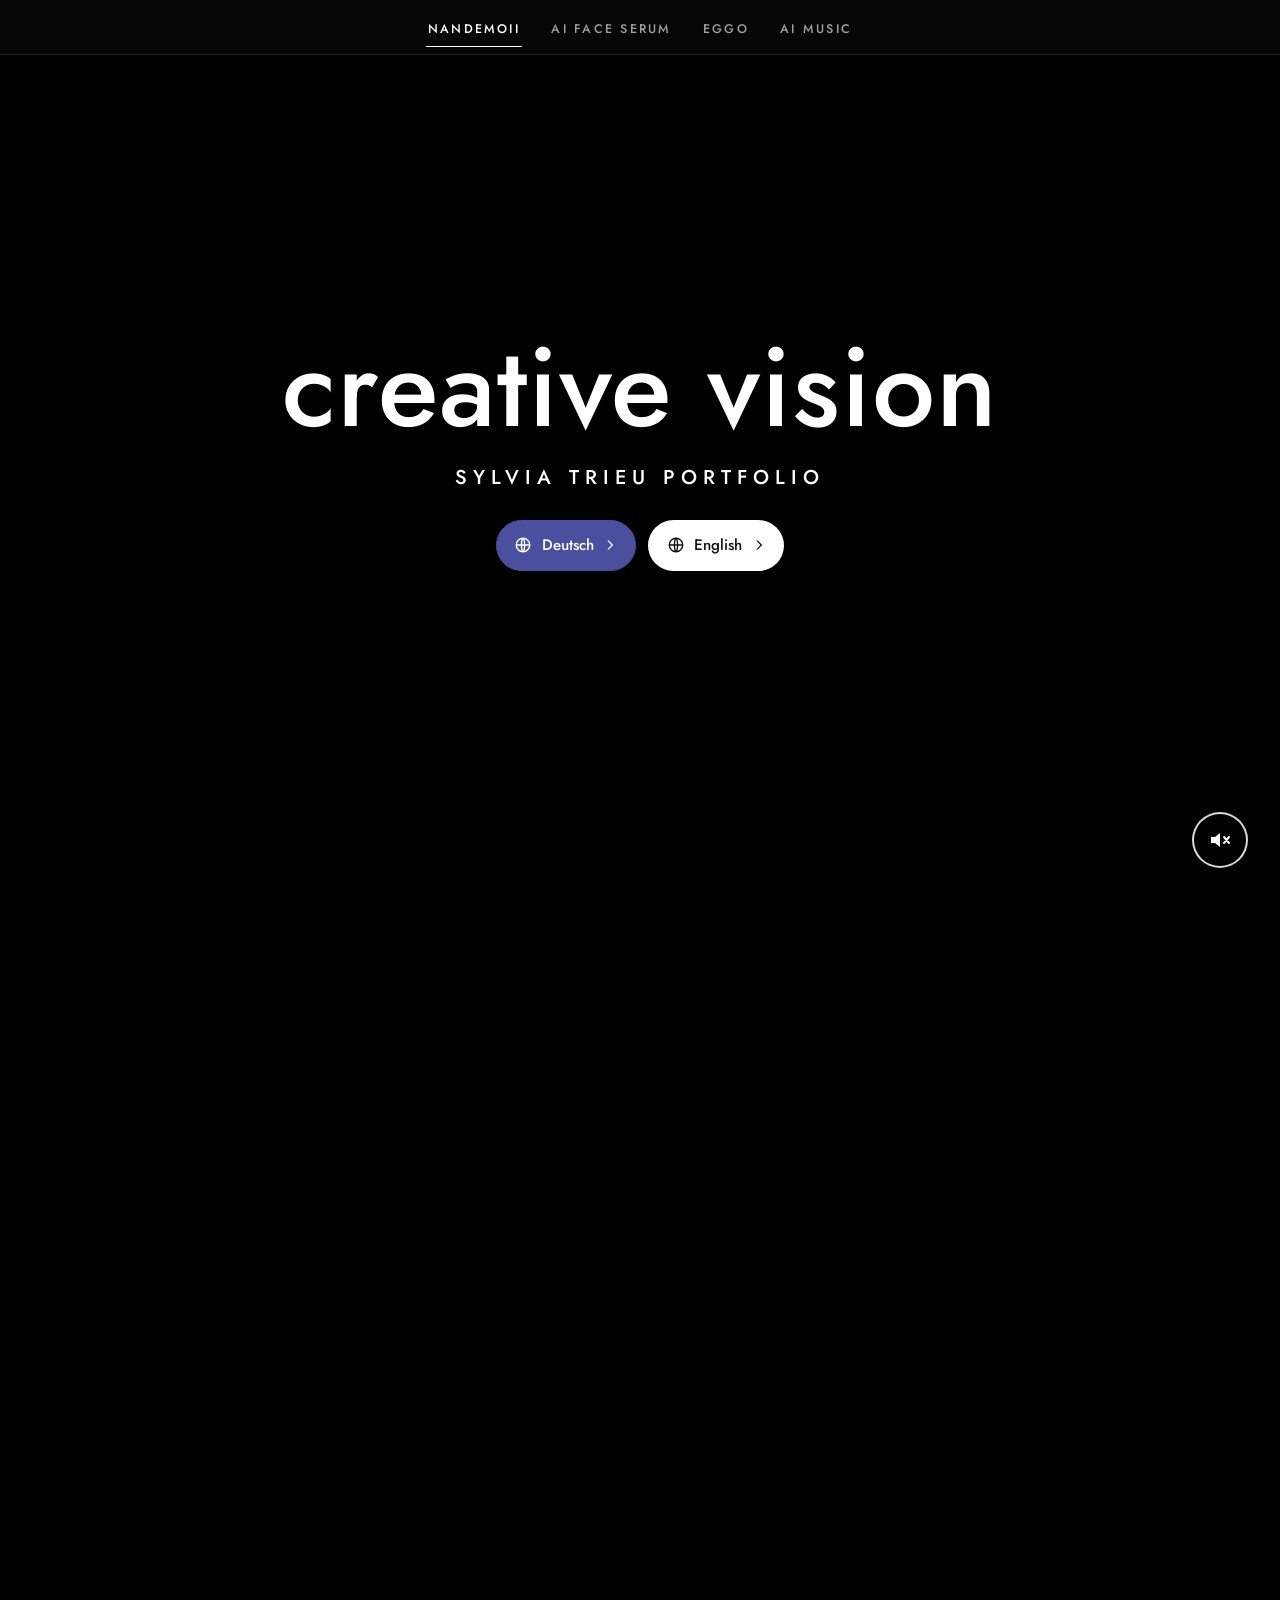
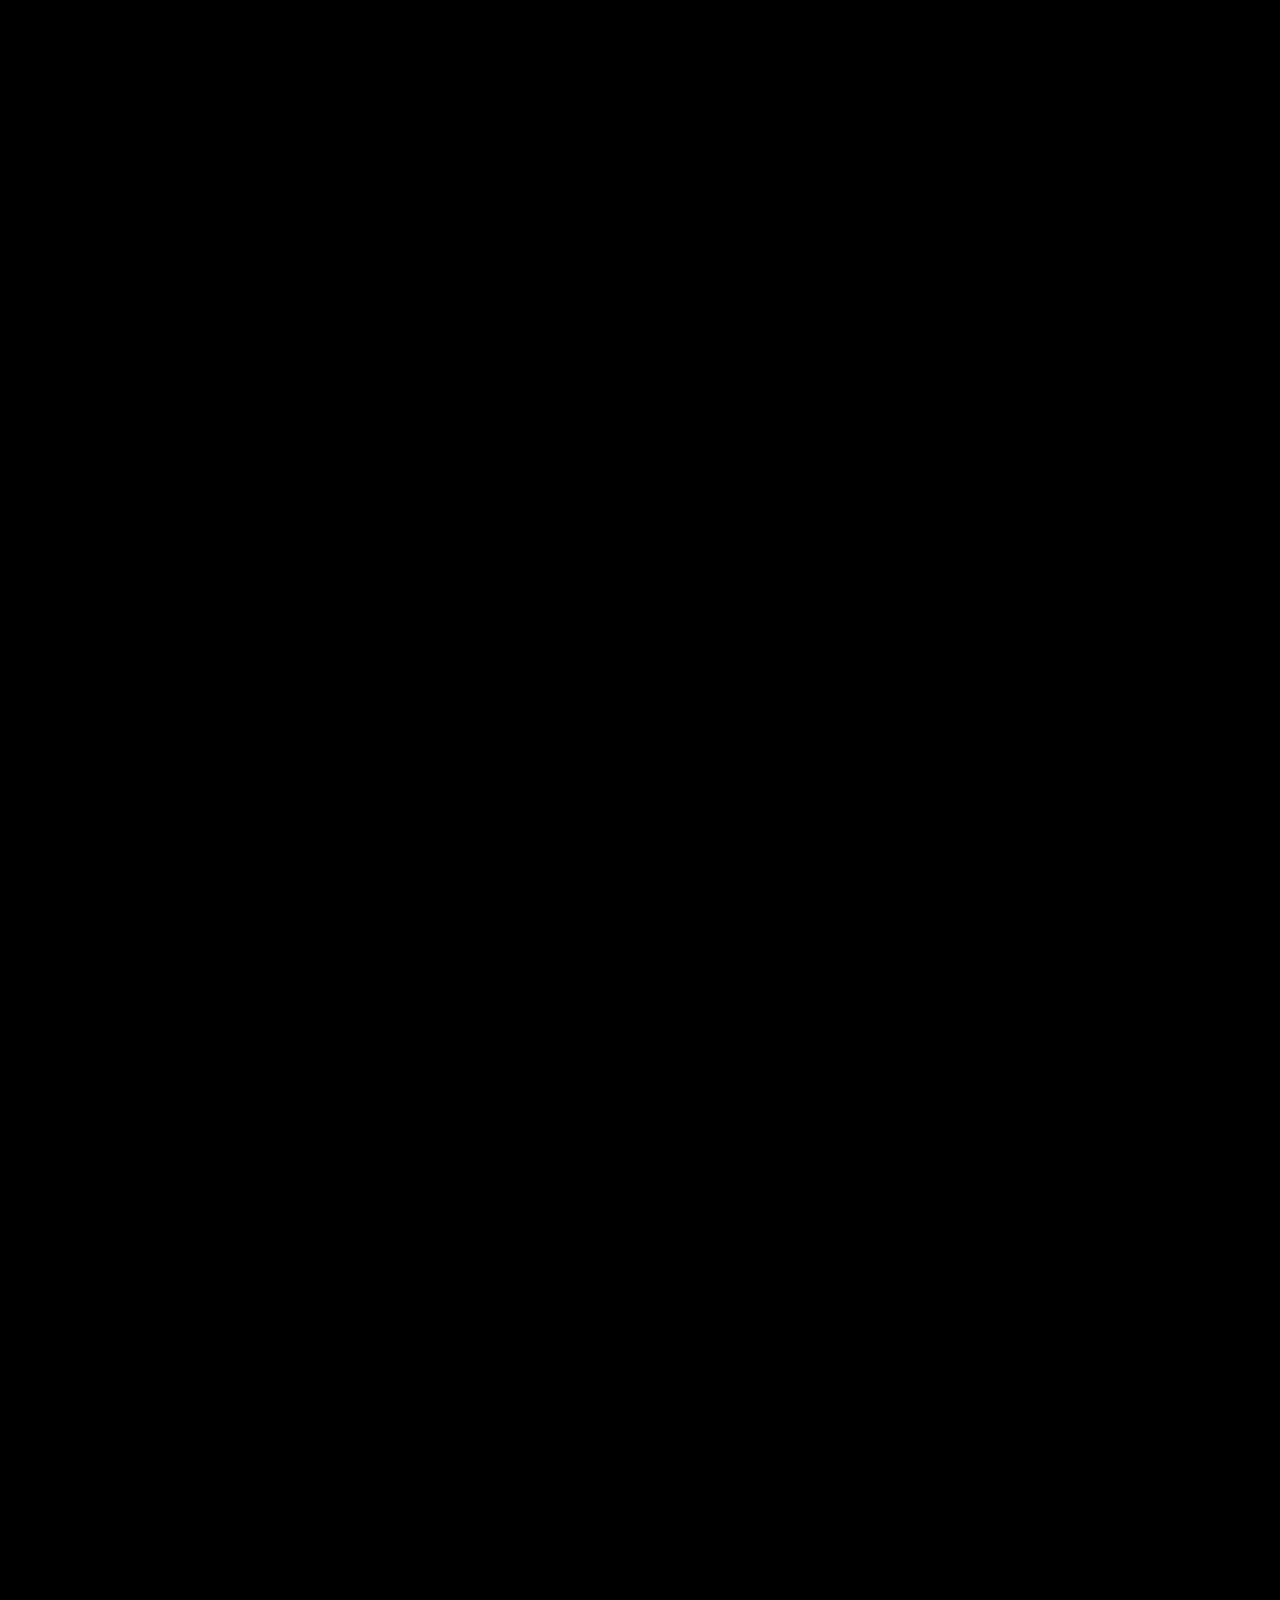
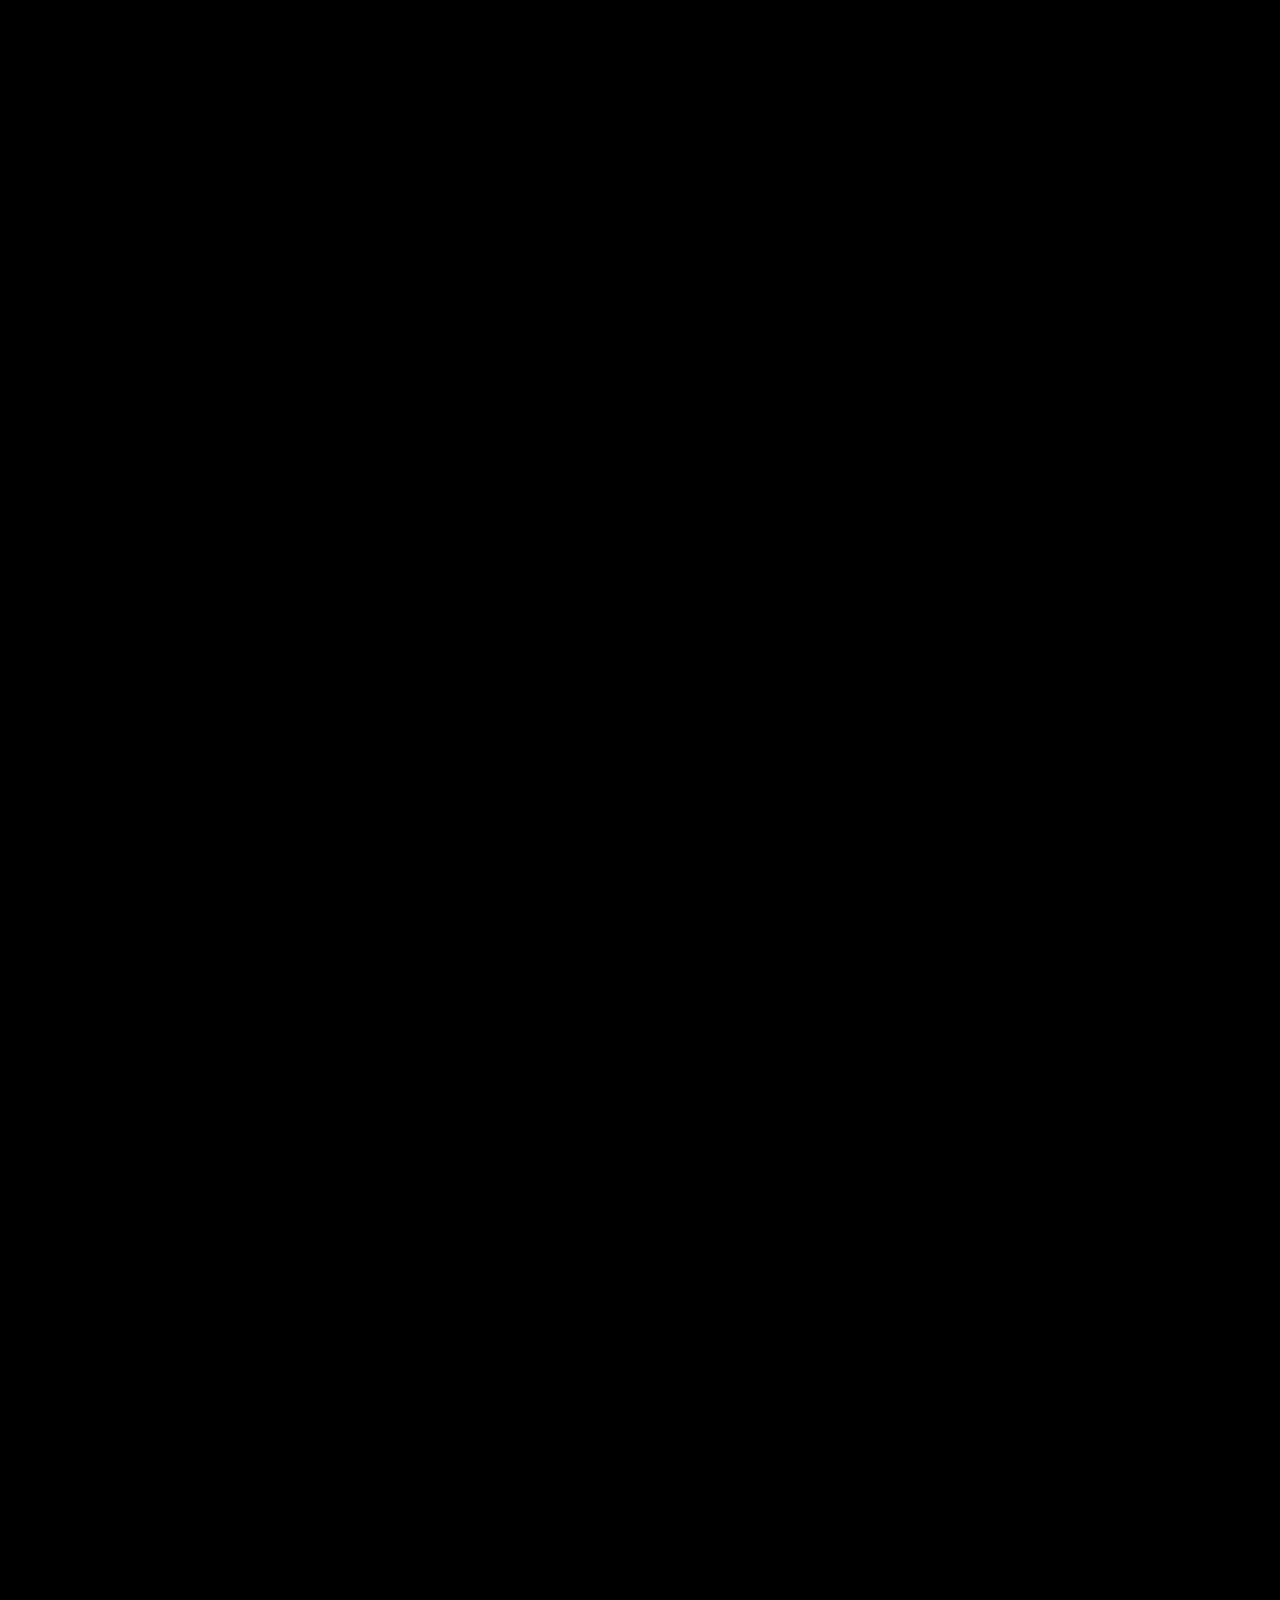
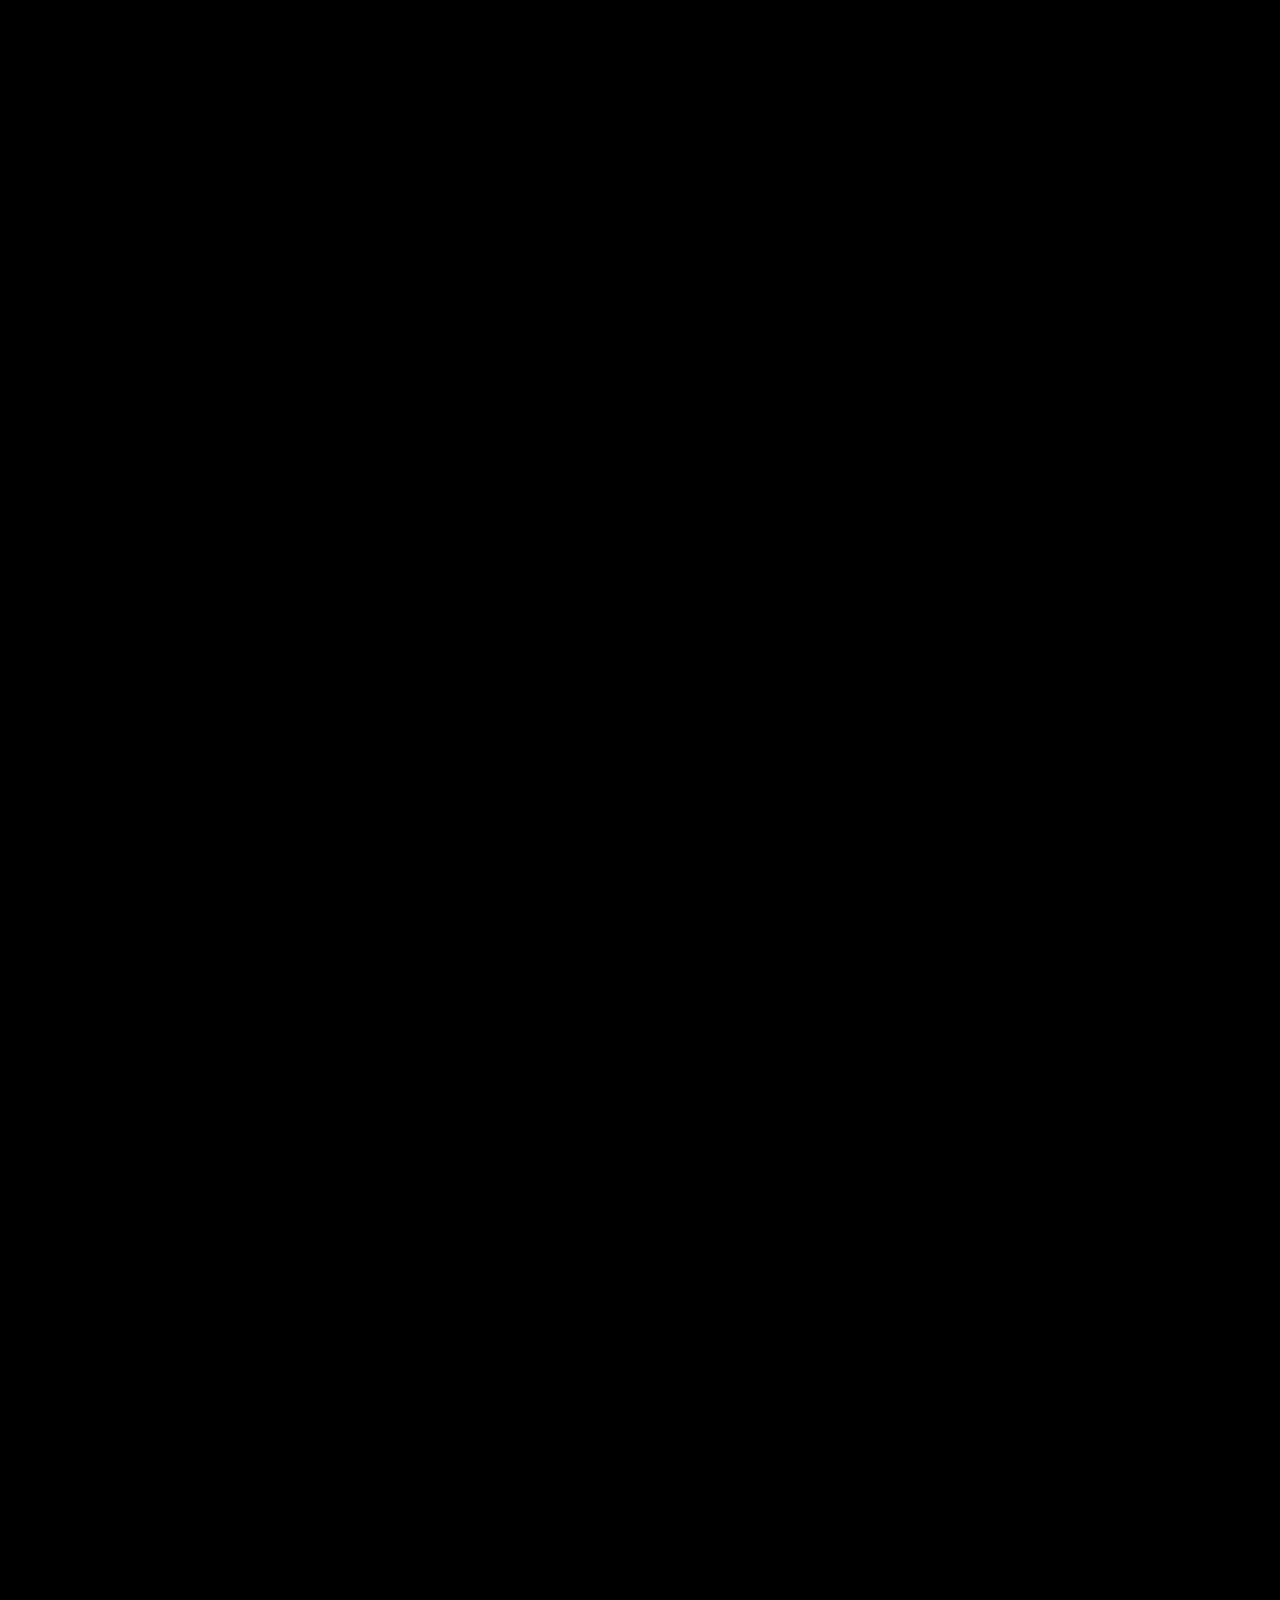
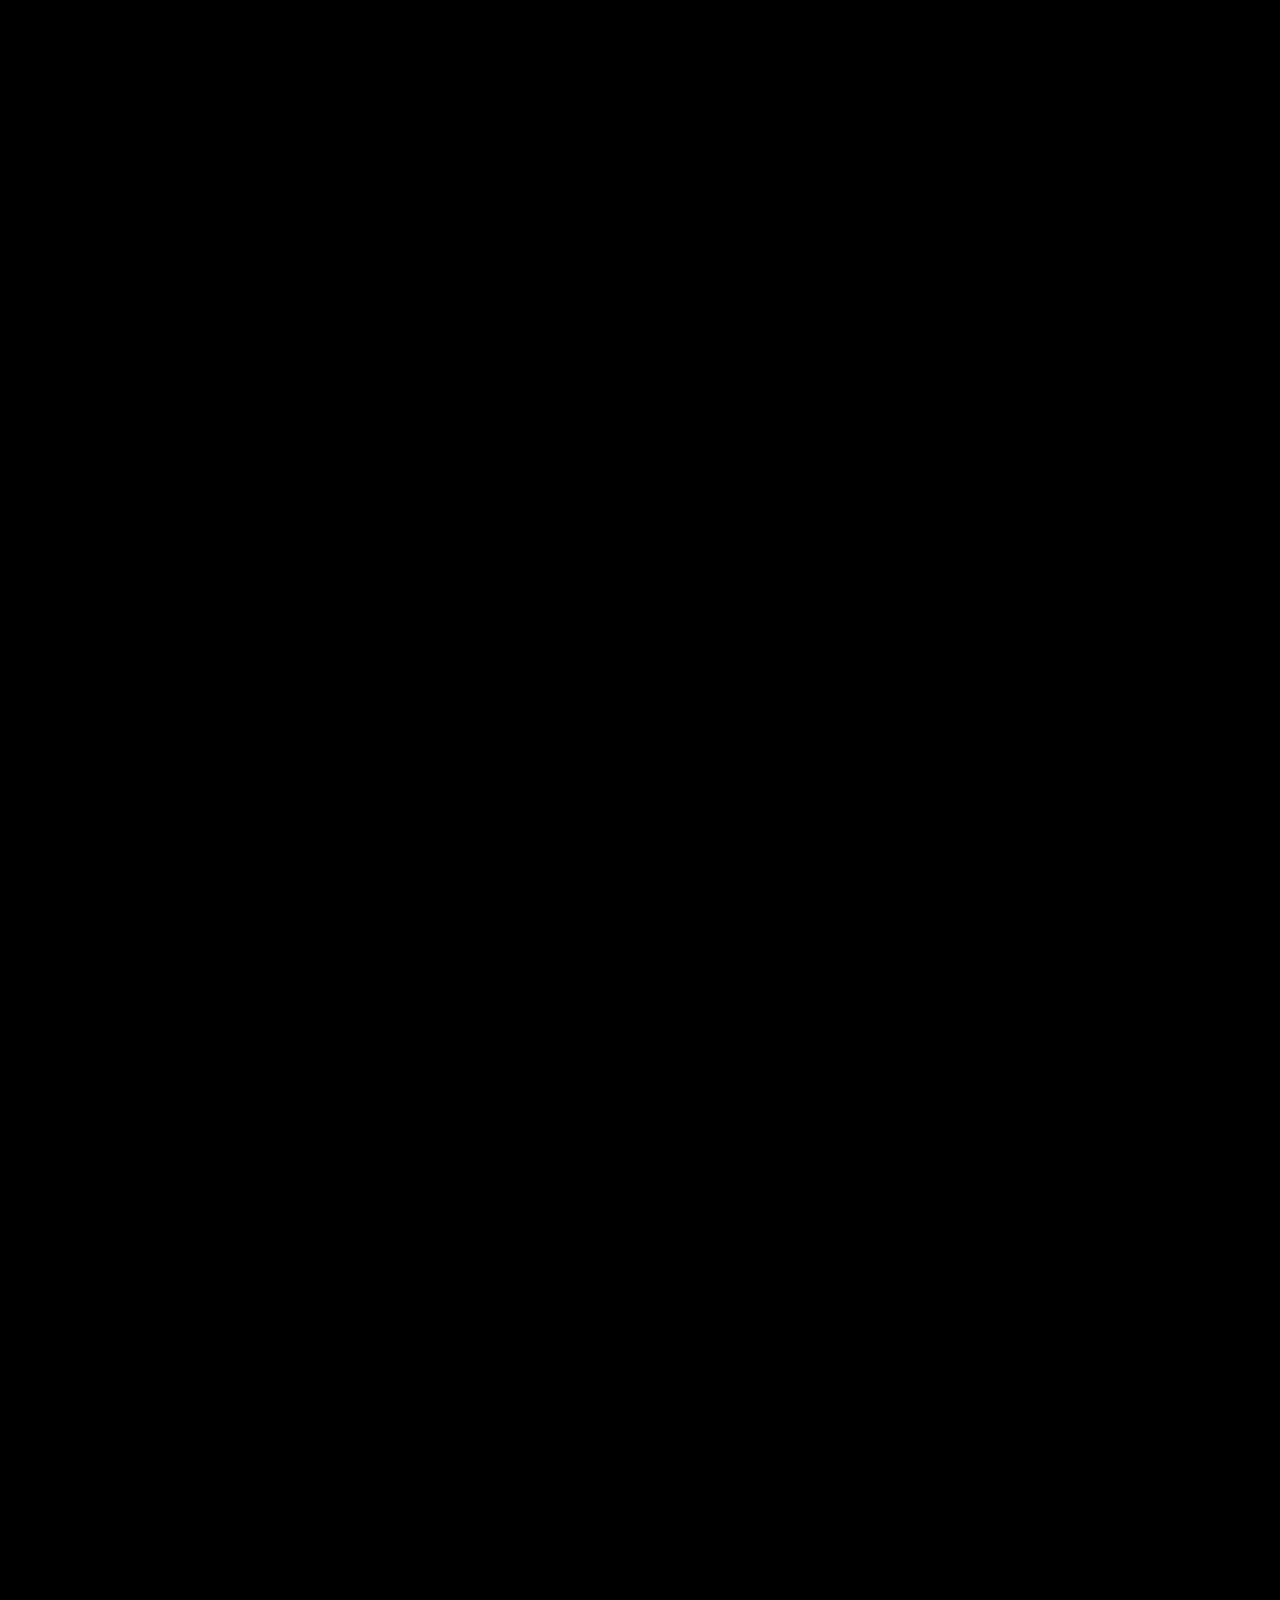
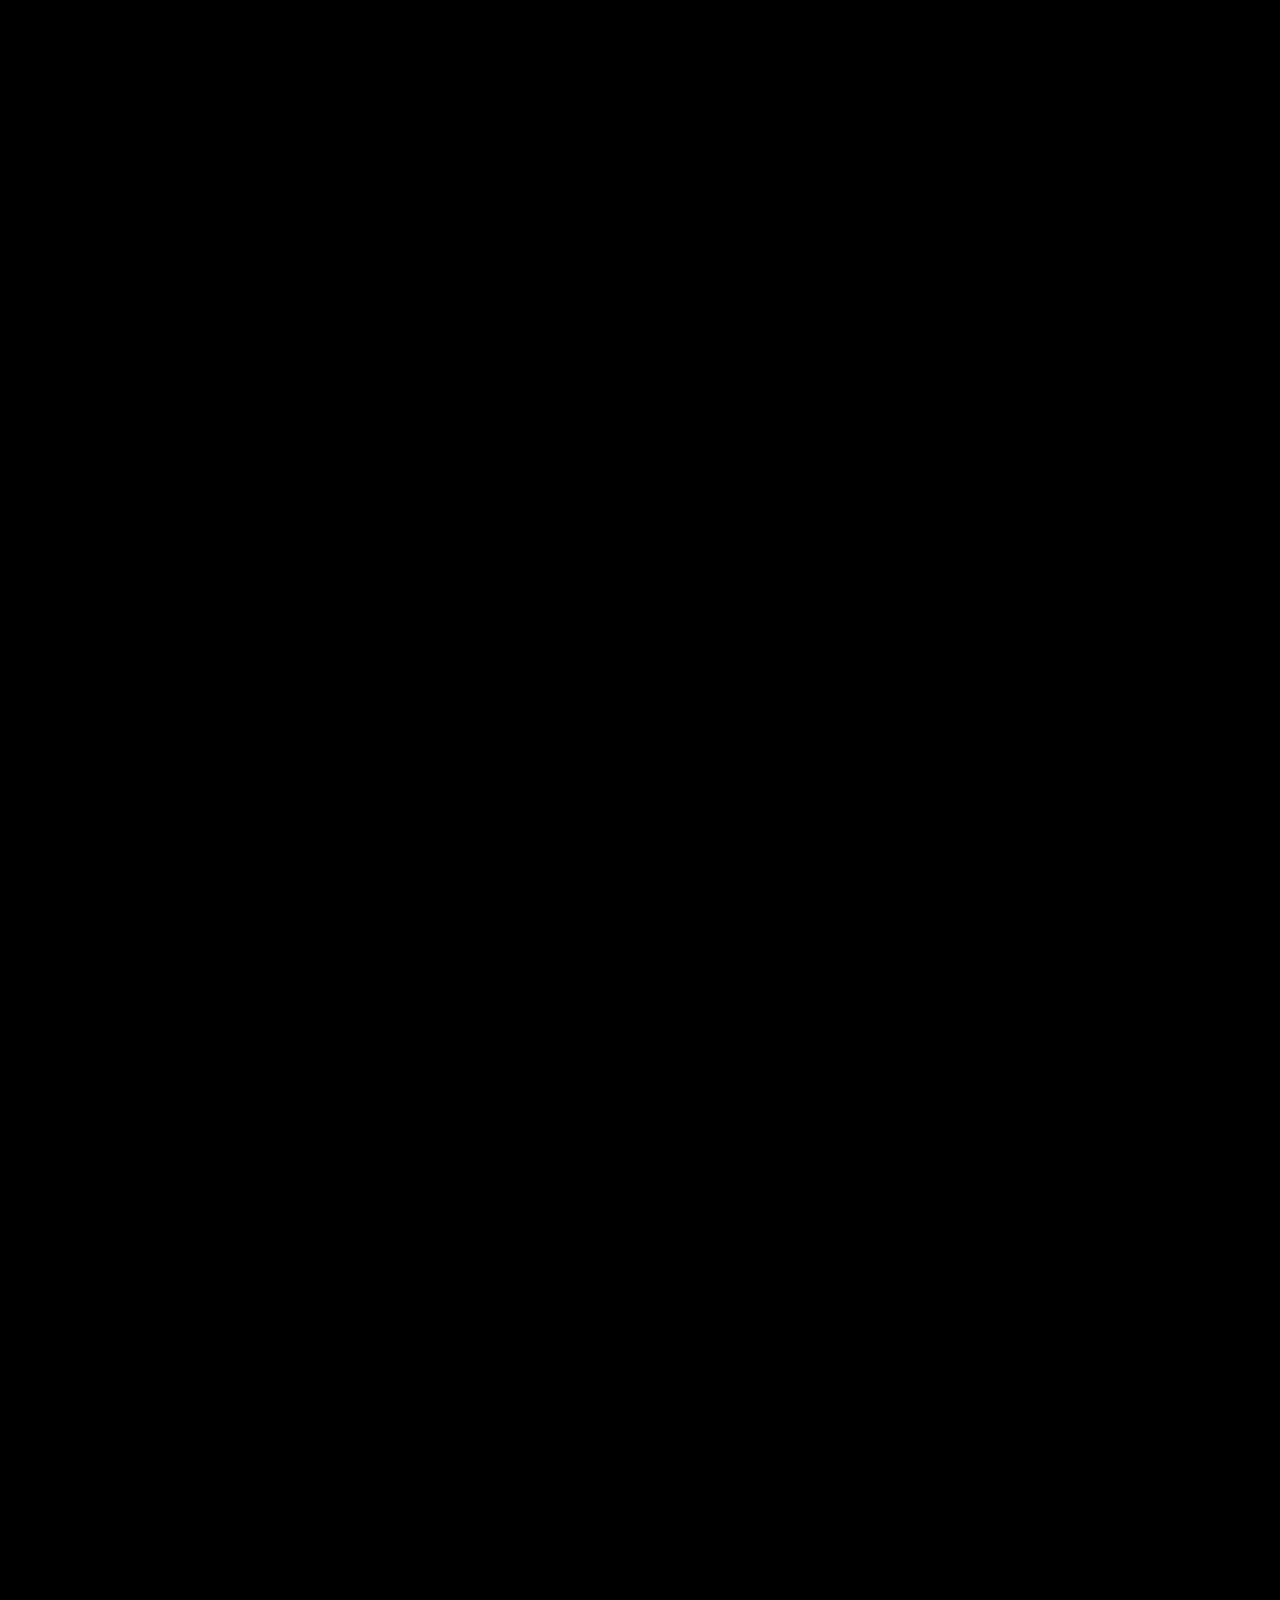
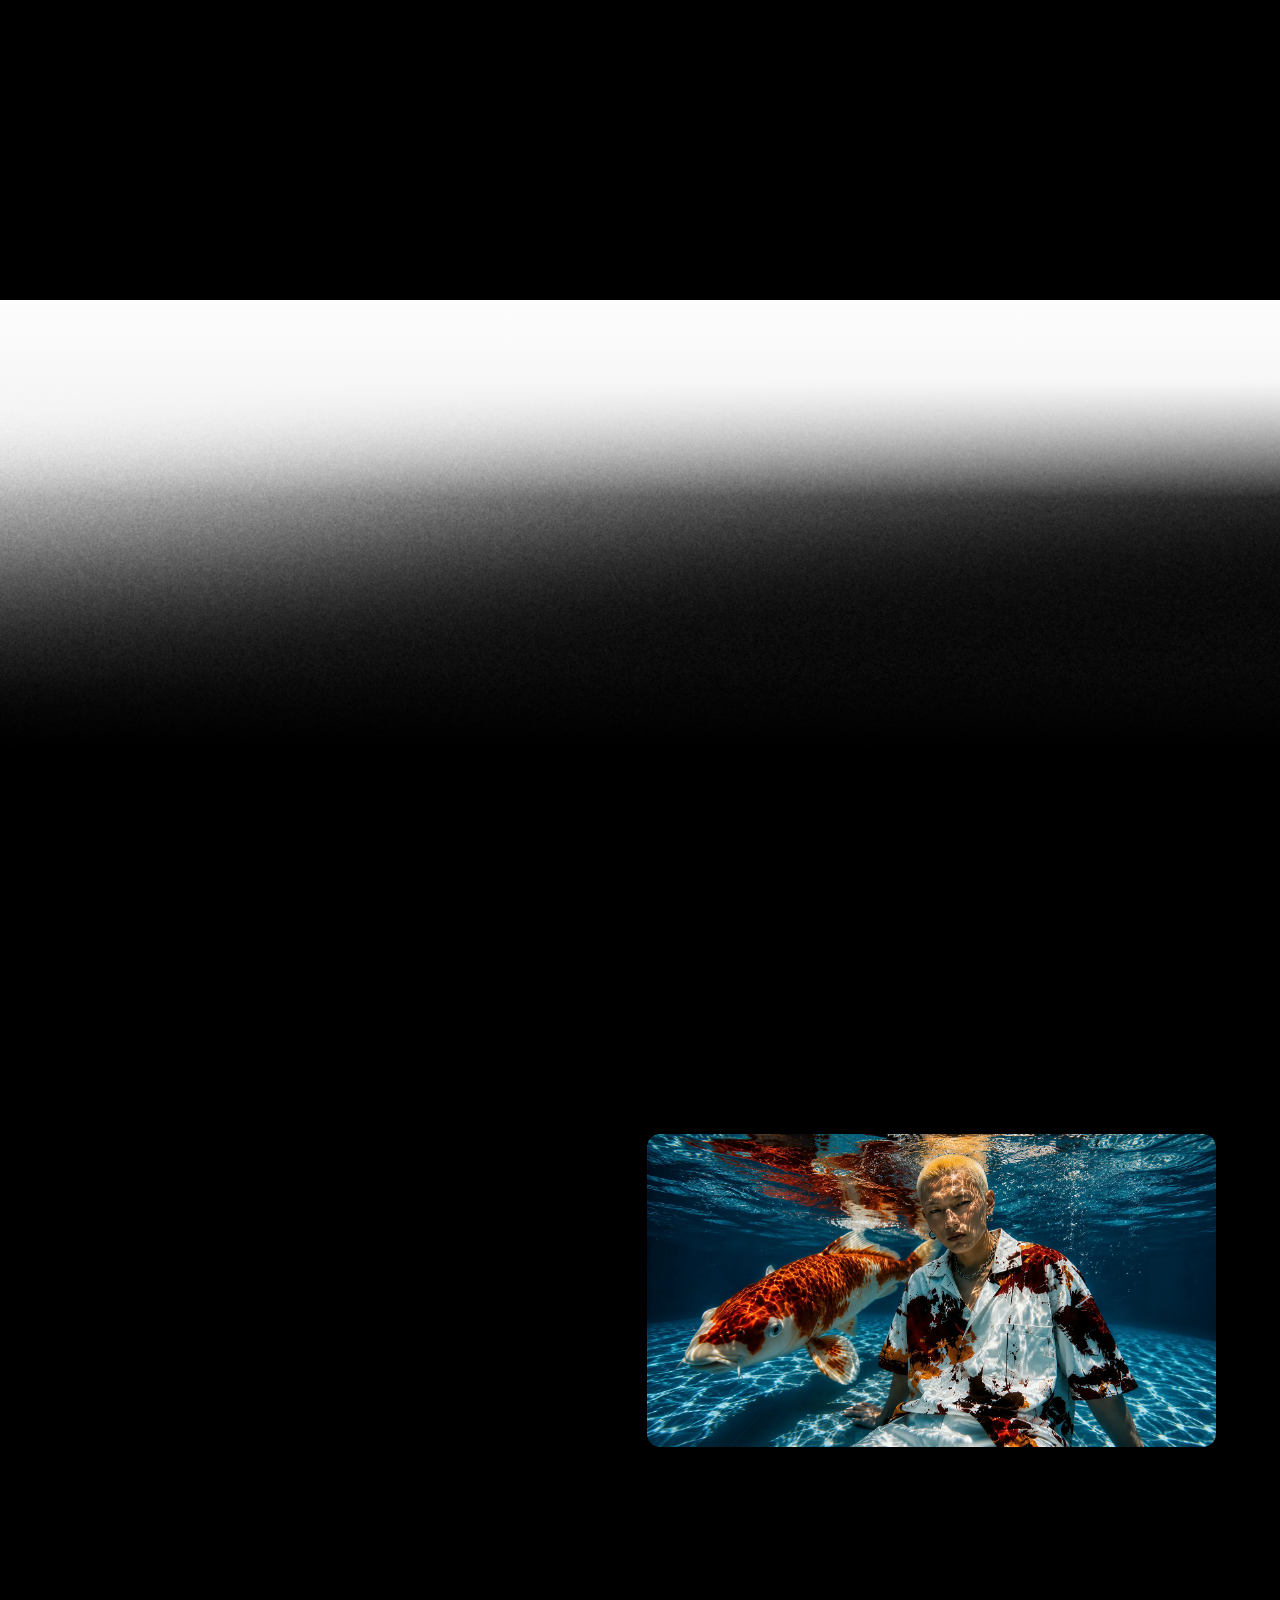
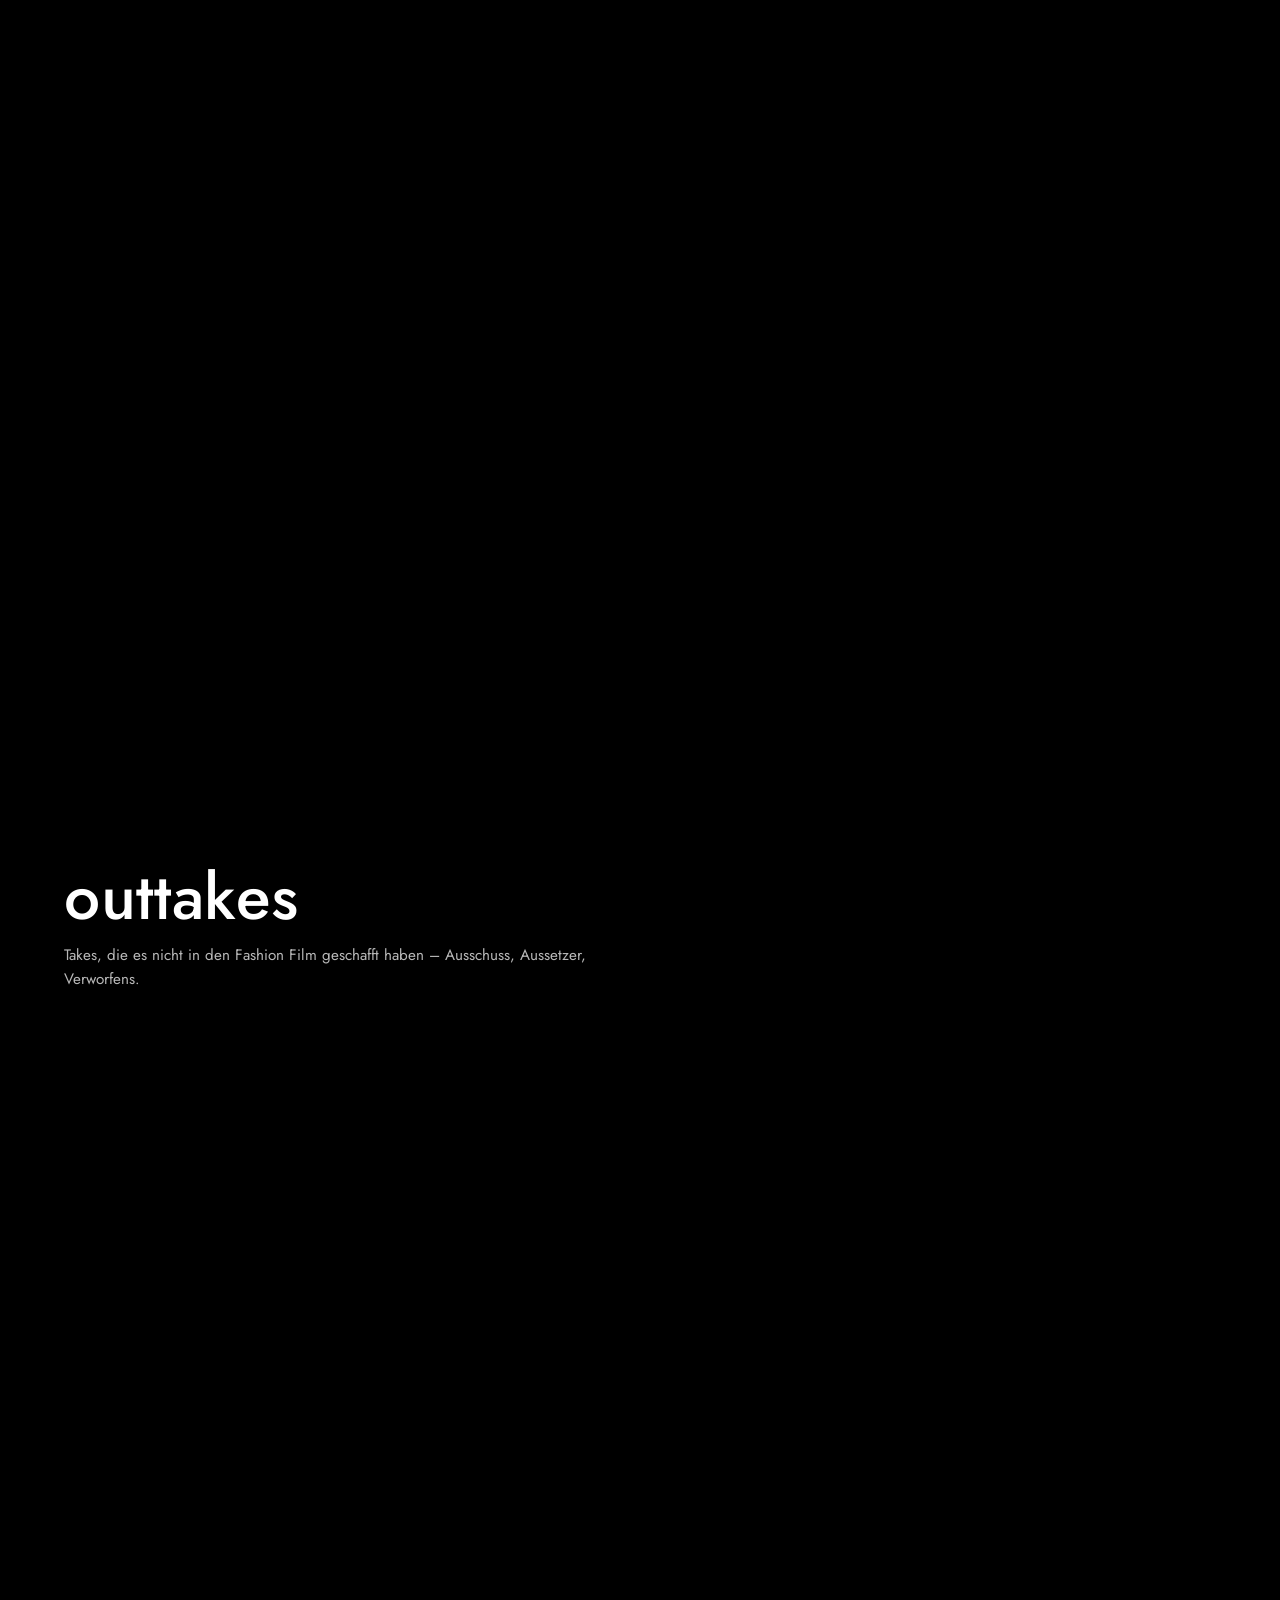
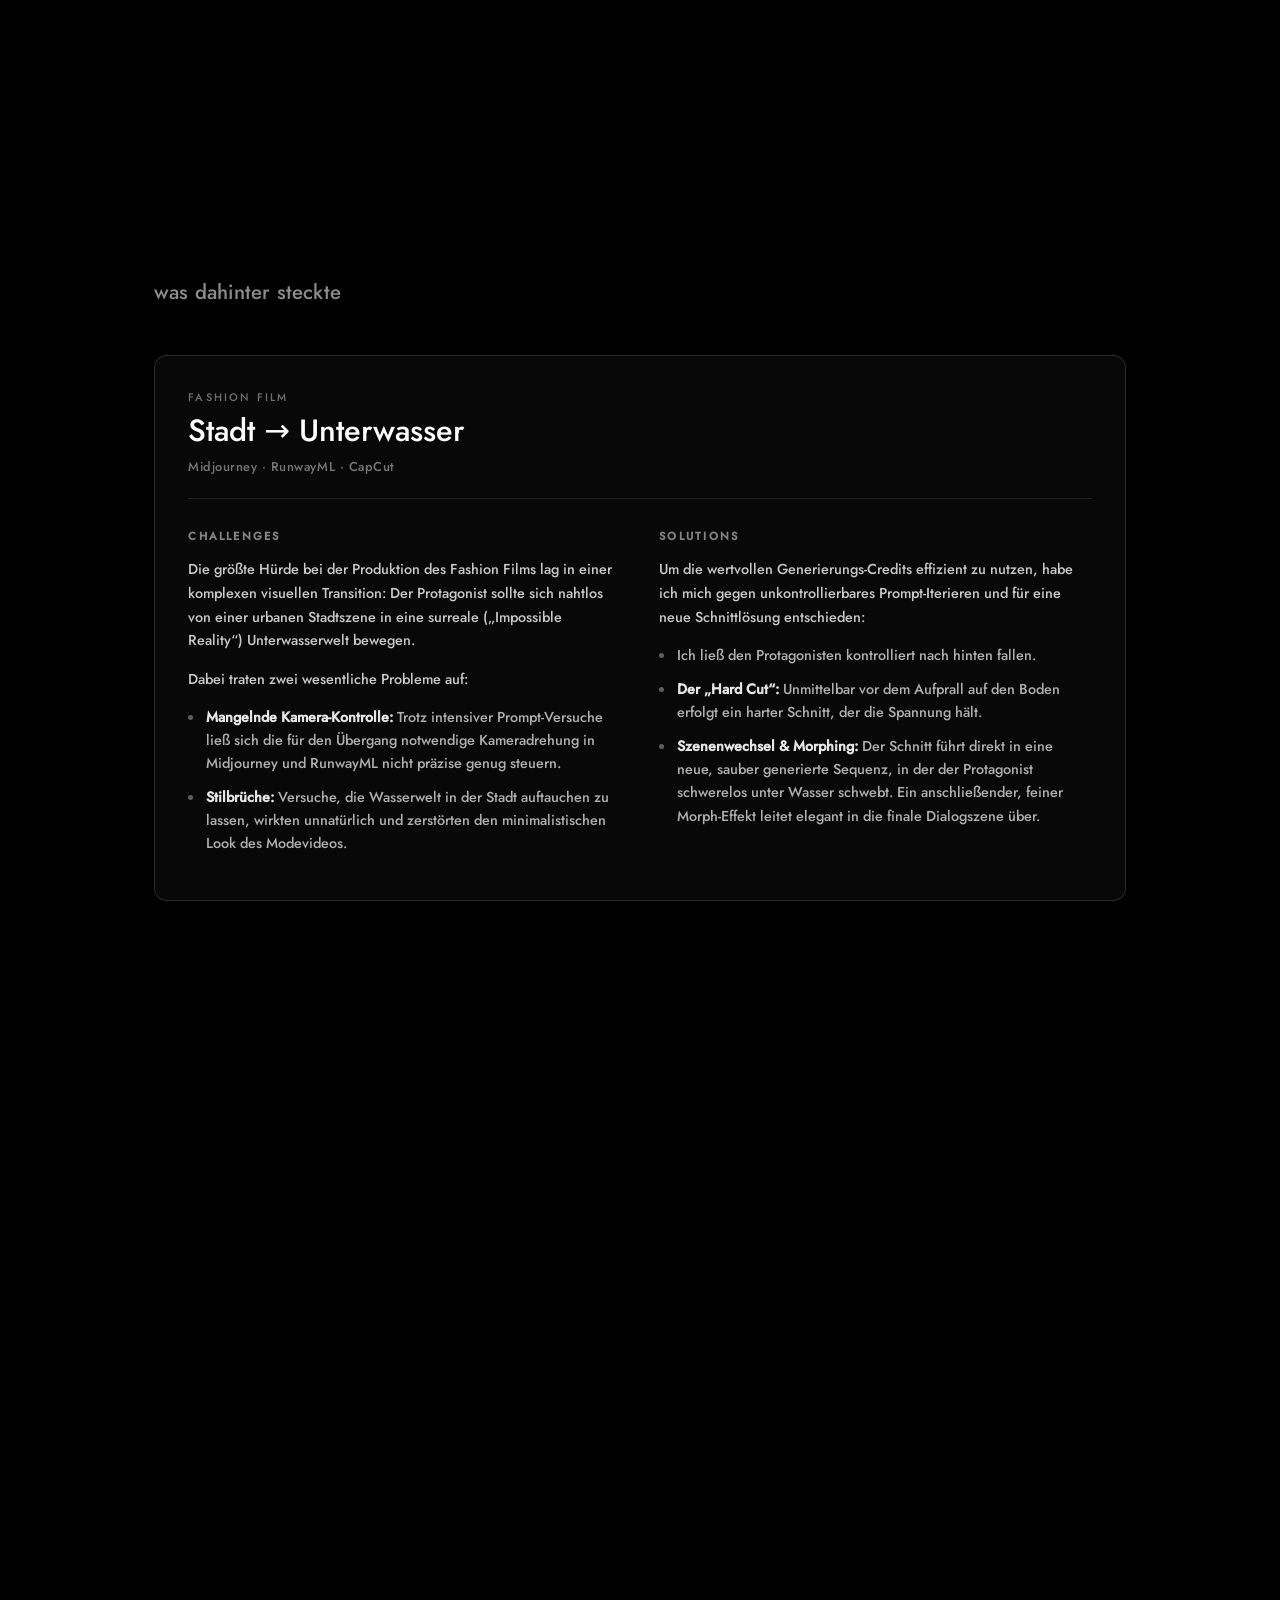
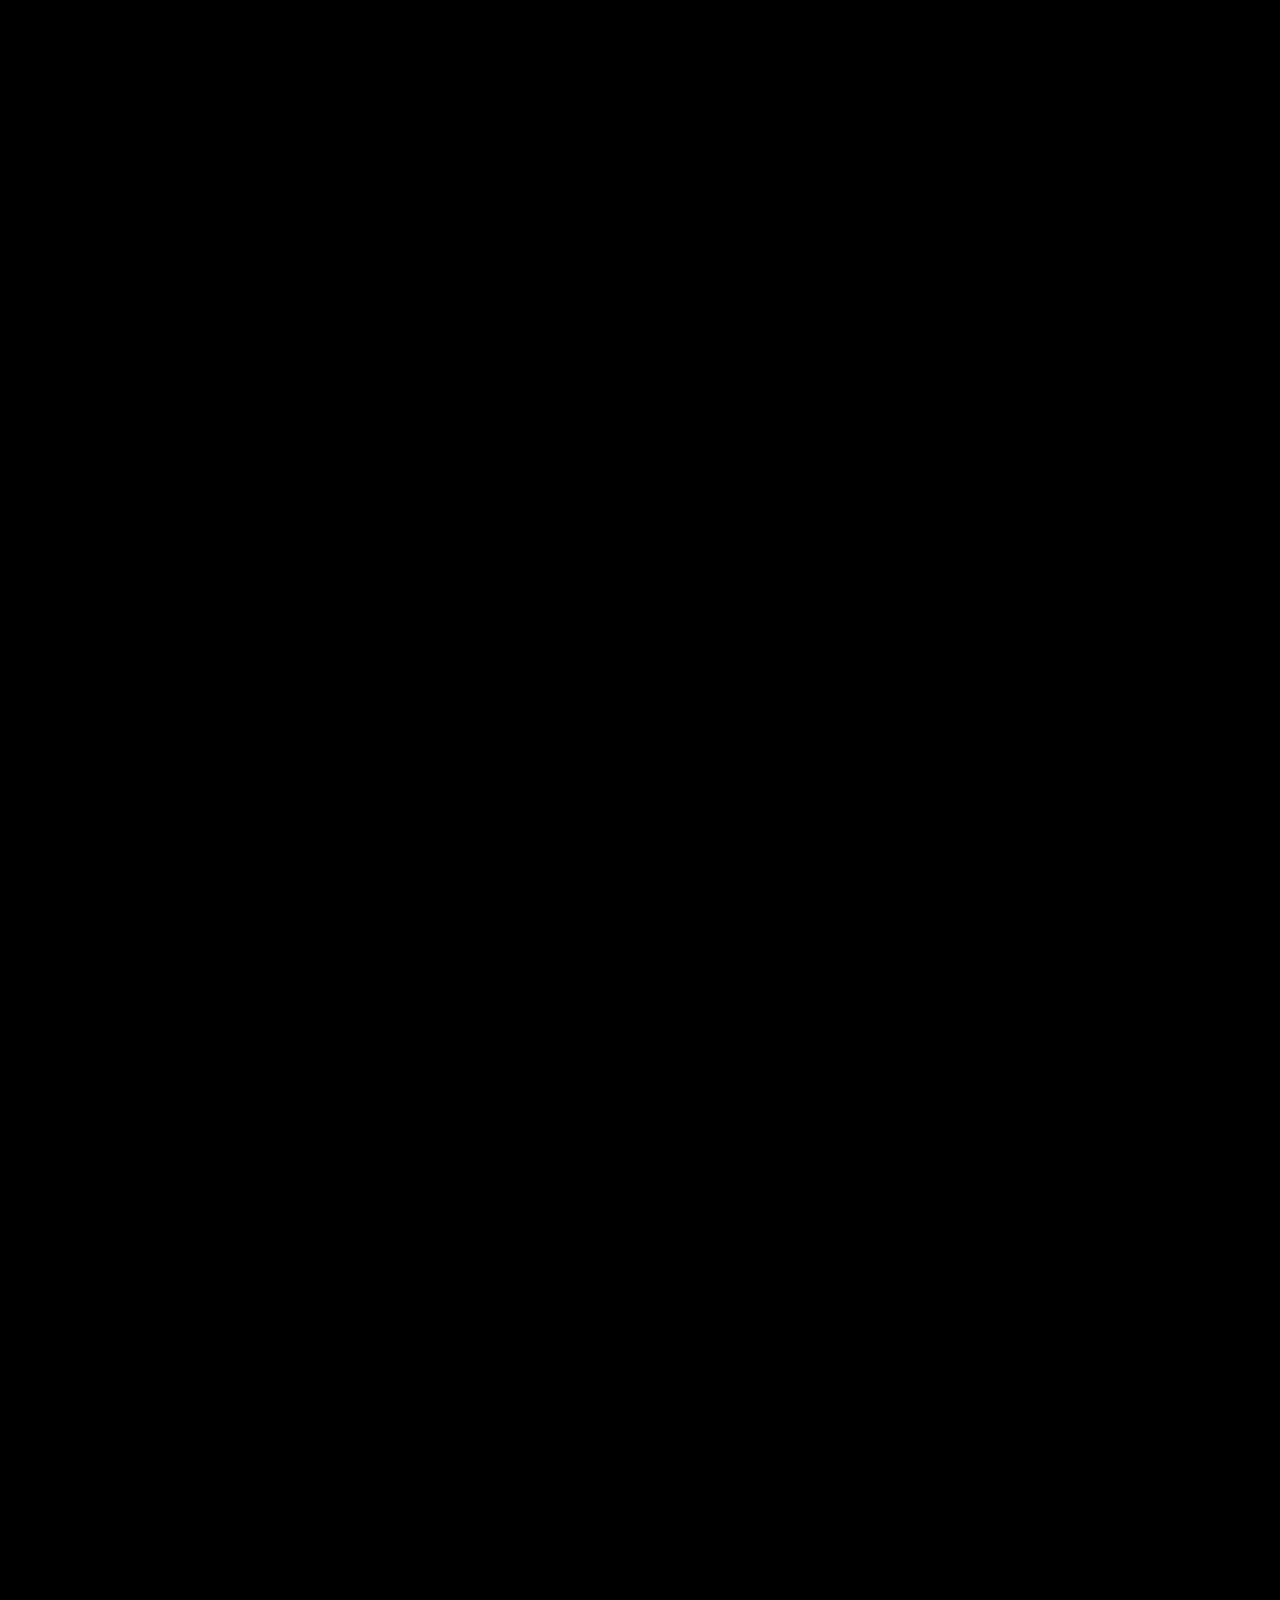
<file: index.html>
<!DOCTYPE html>
<html lang="de">
<head>
  <meta charset="utf-8">
  <meta name="viewport" content="width=device-width, initial-scale=1">
  <title>Sylvia Trieu – Portfolio</title>
  <meta name="description" content="Online-Portfolio von Sylvia Trieu – creative vision.">
  <link rel="preload" href="fonts/Jost-Medium.ttf" as="font" type="font/ttf" crossorigin>
  <link rel="stylesheet" href="css/style.css">
  <link rel="stylesheet" href="css/collage.css">
  <link rel="stylesheet" href="css/outtakes.css">
  <link rel="stylesheet" href="css/showroom.css">
  <link rel="stylesheet" href="css/track.css">
  <link rel="stylesheet" href="css/curtain.css">
  <link rel="stylesheet" href="css/imageviewer.css">
  <link rel="stylesheet" href="css/music.css">
  <link rel="stylesheet" href="css/topbar.css">
  <link rel="stylesheet" href="css/tools.css">
  <link rel="stylesheet" href="css/viewnav.css">
  <link rel="stylesheet" href="css/endcard.css">
  <link rel="stylesheet" href="css/hints.css">
  <link rel="stylesheet" href="css/scrollhint.css">
</head>
<body>
  <a class="skip-link" href="#main">Zum Inhalt springen</a>

  <!-- Menüleiste: verschwindet beim Runterscrollen, kommt beim Hochscrollen
       zurück. Sie liegt außerhalb von #track (dessen transform würde ein
       position: fixed darin brechen) und außerhalb von <main>, damit sie
       kein Layout der Ansichten beeinflusst. -->
  <nav class="topbar" id="topbar" aria-label="Projekte">
    <ul class="topbar__list">
      <li><a class="topbar__link" href="#main" data-view="0">nandemoii</a></li>
      <li><a class="topbar__link" href="#serum" data-view="1">ai face serum</a></li>
      <li><a class="topbar__link" href="#curtain-view" data-view="2">eggo</a></li>
      <li><a class="topbar__link" href="#music-view" data-view="3">ai music</a></li>
    </ul>
  </nav>

  <main id="main">
   <div class="track" id="track">
    <div class="track__panel track__panel--1">
    <!-- Abschnitt 1 + 2: ein gemeinsamer, gepinnter Stage -->
    <div class="hero-wrapper" id="hero-wrapper">
      <div class="hero-stage" id="hero-stage">
        <video class="stage__video stage__video--1" id="video-1" src="media/hero/intro.mp4#t=0.001"
               muted playsinline preload="auto" aria-hidden="true" tabindex="-1"></video>
        <video class="stage__video stage__video--2" id="video-2" src="media/hero/intro-video.mp4"
               muted playsinline preload="auto" aria-label="Showreel-Video von Sylvia Trieu"></video>

        <div class="stage__overlay" id="stageOverlay">
          <div class="stage__text">
            <h1 class="stage__title">creative vision</h1>
            <p class="stage__subtitle">SYLVIA TRIEU PORTFOLIO</p>
            <nav class="lang-switch" aria-label="Sprache / Language">
              <a class="lang-switch__btn is-current" href="index.html" lang="de" hreflang="de" aria-current="page"><svg class="lang-switch__globe" viewBox="0 0 24 24" width="18" height="18" aria-hidden="true" focusable="false"><circle cx="12" cy="12" r="9" fill="none" stroke="currentColor" stroke-width="1.8"/><path d="M3 12h18M12 3c2.8 2.6 2.8 15.4 0 18M12 3c-2.8 2.6-2.8 15.4 0 18" fill="none" stroke="currentColor" stroke-width="1.8"/></svg><span>Deutsch</span><svg class="lang-switch__chev" viewBox="0 0 24 24" width="14" height="14" aria-hidden="true" focusable="false"><path d="M9 5l7 7-7 7" fill="none" stroke="currentColor" stroke-width="2.2" stroke-linecap="round" stroke-linejoin="round"/></svg></a>
              <a class="lang-switch__btn" href="index-engl.html" lang="en" hreflang="en"><svg class="lang-switch__globe" viewBox="0 0 24 24" width="18" height="18" aria-hidden="true" focusable="false"><circle cx="12" cy="12" r="9" fill="none" stroke="currentColor" stroke-width="1.8"/><path d="M3 12h18M12 3c2.8 2.6 2.8 15.4 0 18M12 3c-2.8 2.6-2.8 15.4 0 18" fill="none" stroke="currentColor" stroke-width="1.8"/></svg><span>English</span><svg class="lang-switch__chev" viewBox="0 0 24 24" width="14" height="14" aria-hidden="true" focusable="false"><path d="M9 5l7 7-7 7" fill="none" stroke="currentColor" stroke-width="2.2" stroke-linecap="round" stroke-linejoin="round"/></svg></a>
            </nav>
          </div>
        </div>

        <button class="sound-toggle" id="soundToggle" type="button"
                aria-label="Stummschalten" aria-pressed="true">
          <svg class="icon icon--muted" viewBox="0 0 24 24" width="24" height="24" aria-hidden="true" focusable="false">
            <path d="M3 9v6h4l5 4V5L7 9H3z" fill="currentColor"/>
            <path d="M16 9l5 6M21 9l-5 6" fill="none" stroke="currentColor" stroke-width="2" stroke-linecap="round"/>
          </svg>
          <svg class="icon icon--sound" viewBox="0 0 24 24" width="24" height="24" aria-hidden="true" focusable="false">
            <path d="M3 9v6h4l5 4V5L7 9H3z" fill="currentColor"/>
            <path d="M15.5 8.5a5 5 0 0 1 0 7M18.5 5.5a9 9 0 0 1 0 13" fill="none" stroke="currentColor" stroke-width="2" stroke-linecap="round"/>
          </svg>
        </button>
      </div>
    </div>

    <!-- Abschnitt 3: Projekt mit Scroll-Bildwechsel (sticky) -->
    <section class="project morph-reveal" id="projekte" data-morph aria-label="Projekt AI Brand nandemoii">
      <div class="project__stage morph-reveal__stage" id="projectStage">
        <div class="project__col project__col--text">
          <h2 class="project__title reveal"><span class="reveal__inner">ai brand nandemoii</span></h2>
          <p class="project__text fade-in">Konzeption und visuelle Entwicklung einer KI-basierten Fashion-Brand-Identität sowie multimedialer Kampagnen-Assets</p>
        <!-- Zweiter Block: erscheint wie der Text erst im zweiten Scroll-Schritt,
             die vier Shirt-Bilder wechseln mit dem weiteren Scrollen
             (makeAvatarSwitcher in js/script.js). -->
          <h3 class="project__subtitle fade-in" id="shirtHeading">avatar consistency</h3>
          <div class="shirt-stack fade-in" id="shirtStack">
            <img class="shirt is-active" src="media/projects/projekt-1/avatar-shirt1.avif" alt="Avatar im Shirt, Ansicht 1 von 4" loading="lazy" decoding="async">
            <img class="shirt" src="media/projects/projekt-1/avatar-shirt2.avif" alt="Avatar im Shirt, Ansicht 2 von 4" loading="lazy" decoding="async">
            <img class="shirt" src="media/projects/projekt-1/avatar-shirt3.avif" alt="Avatar im Shirt, Ansicht 3 von 4" loading="lazy" decoding="async">
            <img class="shirt" src="media/projects/projekt-1/avatar-shirt4.avif" alt="Avatar im Shirt, Ansicht 4 von 4" loading="lazy" decoding="async">
          </div>
        </div>
        <div class="project__col project__col--avatar avatar-stack">
          <img class="avatar is-active" src="media/projects/projekt-1/avatar-jason-1.webp" alt="Avatar Jason in Streetwear mit Farbmuster, Ansicht 1 von 5" width="360" height="897">
          <img class="avatar" src="media/projects/projekt-1/avatar-jason-2.webp" alt="Avatar Jason, Ansicht 2 von 5" width="360" height="897">
          <img class="avatar" src="media/projects/projekt-1/avatar-jason-3.webp" alt="Avatar Jason, Ansicht 3 von 5" width="360" height="897">
          <img class="avatar" src="media/projects/projekt-1/avatar-jason-4.webp" alt="Avatar Jason, Ansicht 4 von 5" width="360" height="897">
          <img class="avatar" src="media/projects/projekt-1/avatar-jason-5.webp" alt="Avatar Jason, Ansicht 5 von 5" width="360" height="897">
        </div>
        <div class="project__col project__col--image avatar-stack">
          <img class="avatar is-active" src="media/projects/projekt-1/avatar-mia-1.webp" alt="Avatar Mia in Jacke mit Farbmuster, Ansicht 1 von 5" width="360" height="897">
          <img class="avatar" src="media/projects/projekt-1/avatar-mia-2.webp" alt="Avatar Mia, Ansicht 2 von 5" width="360" height="897">
          <img class="avatar" src="media/projects/projekt-1/avatar-mia-3.webp" alt="Avatar Mia, Ansicht 3 von 5" width="360" height="897">
          <img class="avatar" src="media/projects/projekt-1/avatar-mia-4.webp" alt="Avatar Mia, Ansicht 4 von 5" width="360" height="897">
          <img class="avatar" src="media/projects/projekt-1/avatar-mia-5.webp" alt="Avatar Mia, Ansicht 5 von 5" width="360" height="897">
        </div>
      </div>
    </section>

    <!-- Abschnitt 4: Avatar-Konsistenz (sticky, Morph-Übergang aus Abschnitt 3) -->
    <section class="project project--consistency morph-reveal" id="konsistenz" data-morph aria-label="AI Model Generation">
      <div class="project__stage morph-reveal__stage">
        <div class="project__col project__col--text">
          <h2 class="project__title reveal"><span class="reveal__inner">ai model generation</span></h2>
          <ul class="project__specs fade-in">
            <li>Model: Jason</li>
            <li>Größe: 184cm</li>
            <li>Brust: 91cm</li>
            <li>Taille: 73cm</li>
            <li>Hüfte: 91cm</li>
          </ul>
        </div>
        <div class="project__col project__col--face">
          <img class="face" src="media/projects/projekt-1/avatar-jason-face.webp" alt="Porträt von Avatar Jason im schwarzen Rippshirt" width="581" height="727">
        </div>
        <div class="project__col project__col--body">
          <img class="body-shot" src="media/projects/projekt-1/avatar-jason.webp" alt="Avatar Jason als Ganzkörperansicht in schwarzem Outfit" width="276" height="897">
        </div>
      </div>
    </section>

    <!-- Abschnitt 5: ComfyUI virtual try on – Vollbild-Graph, im Graphen bis Save Image scrollen.
         Keine Ueberschrift ueber dem Graphen mehr: Ueberschrift und Untertitel
         stehen als Notiz-Node (id "note-tryon") IM Graphen und werden mit ihm
         geschoben und gezoomt (context/nodeview.js, Zweig type === "Note").
         Die Notiz liegt in der freien Spalte links oben auf der Canvas
         (x 24, y 24, Breite 276) - dort steht kein anderer Node. Dadurch
         braucht oben keine Zeile mehr frei zu bleiben und die Graph-Karte
         fuellt die ganze Stage-Hoehe (css/style.css, .project--try).
         Die Abschnitts-Ueberschrift fuer Screenreader ist der h2 in der Notiz;
         der Canvas traegt dafuer role="group" statt role="img". -->
    <section class="project project--try morph-reveal" id="tryon" data-morph aria-label="ComfyUI virtual try on">
      <div class="project__stage morph-reveal__stage">
        <!-- ComfyUI-Node-Ansicht: aus context/nodeview.json gerendert.
             Am Ende des Graphen dreht die ganze Flaeche um 180 Grad und zeigt
             die eingebettete Live-Anwendung (AI Photo Studio). Aufbau wie im
             Referenz-Effekt:
             .comfy = Perspektive, .flip__inner = preserve-3d + rotateY,
             beide Seiten inset:0 und backface-visibility:hidden.
             Der Sichtbarkeitswechsel haengt an der Scrollposition (p >= .5),
             nicht an einem Timer - sonst laeuft er beim Zurueckscrollen auseinander. -->
        <div class="comfy" id="comfy">
          <div class="flip" id="flip">
            <div class="flip__inner" id="flipInner">
              <div class="flip__face flip__front">
                <div id="comfy-slot"></div>
              </div>
              <!-- Rückseite: statt des früheren Screenshots (photo-studio.png,
                   liegt unbenutzt in media/_unused/)
                   läuft hier die echte Anwendung in einem iframe. Sie wird erst
                   geladen, wenn die Rückseite zum ersten Mal sichtbar wird, und
                   erst nach einem Klick bedienbar (.is-live): eine eingebettete
                   Seite fängt Mausrad und Tasten für sich, ohne diesen Schritt
                   käme das Scrollen der Portfolio-Seite dort nicht mehr weiter. -->
              <div class="flip__face flip__back" aria-hidden="true">
                <div class="live" id="liveStudio"
                     data-src="https://ai-photo-studio-cd-a2006f264f.netlify.app/">
                  <!-- Leiste im Bedienmodus: sie traegt den Ausstieg ausserhalb
                       der eingebetteten Seite, damit der Knopf keine Bedienelemente
                       der Anwendung verdeckt, und bleibt als Rand zum Scrollen frei. -->
                  <div class="live__bar">
                    <p class="live__bar-title">
                      <span class="live__bar-dot" aria-hidden="true"></span>AI Photo Studio – Live
                    </p>
                    <button class="live__full" id="liveFull" type="button">Vollbild</button>
                    <button class="live__exit" id="liveExit" type="button">
                      Bedienung beenden <span class="live__exit-key">Esc</span>
                    </button>
                  </div>

                  <iframe class="live__frame" id="liveFrame" tabindex="-1"
                          title="AI Photo Studio – Live-Anwendung"
                          allow="fullscreen"></iframe>

                  <div class="live__cover" id="liveCover">
                    <div class="live__card">
                      <p class="live__kicker">Live-Prototype</p>
                      <h3 class="live__title">AI Photo Studio</h3>
                      <p class="live__text">Umsetzung einer Web-App mit Claude Code, inklusive Versionsverwaltung über GitHub und Deployment über Netlify.</p>
                      <div class="live__actions">
                        <button class="live__btn live__btn--primary" id="liveStart" type="button" disabled>
                          Hier ausprobieren
                        </button>
                        <a class="live__btn" href="https://ai-photo-studio-cd-a2006f264f.netlify.app/"
                           target="_blank" rel="noopener">In neuem Tab öffnen</a>
                      </div>
                      <p class="live__hint" id="liveHint" role="status">Live-Anwendung wird geladen …</p>
                    </div>
                  </div>
                </div>
              </div>
            </div>
          </div>

          <!-- Weg zum Photo Studio als Knopf: er erscheint, sobald der Graph
               im Canvas am Ende steht (Save-Image-Node vor uns), und dreht die
               Flaeche auf die Rueckseite - dieselbe Drehung wie beim
               Weiterscrollen, nur ohne die Laufstrecke davor.

               Er liegt NEBEN .flip, nicht darin: ausserhalb von .flip__inner
               dreht er nicht mit und bleibt ueber beiden Seiten ansprechbar.
               Auf der Rueckseite traegt er denselben Platz und heisst dort
               "Zurueck zum Graphen".

               Ausgeblendet wird er ueber visibility (nicht display/hidden):
               so ist er im Grundzustand nicht fokussierbar und trotzdem
               ueberblendbar. Steuerung: js/script.js, .flipbtn in css/style.css. -->
          <button class="flipbtn" id="flipBtn" type="button">
            <span class="flipbtn__label" id="flipBtnLabel">Zum Photo Studio</span>
            <span class="flipbtn__arrow" id="flipBtnArrow" aria-hidden="true">&rarr;</span>
          </button>
          <!-- Zweiter Knopf am Graph-Ende: scrollt eine Seite weiter. Er
               erscheint gemeinsam mit dem Studio-Knopf und gibt das
               Scrollen fuer diesen Durchlauf frei. Steuerung: js/script.js. -->
          <button class="flipbtn flipbtn--scroll is-gate" id="scrollBtn" type="button">
            <span class="flipbtn__label" id="scrollBtnLabel">Weiter scrollen</span>
            <span class="flipbtn__arrow" id="scrollBtnArrow" aria-hidden="true">&darr;</span>
          </button>
        </div>
      </div>
    </section>

    <!-- Abschnitt 6: leer -->
    <section class="placeholder" id="weiter" aria-label="Abschnitt 7"></section>

    <!-- Abschnitt 8: Video-Collage – Slots spielen ihre Videos nacheinander -->
    <section class="collage" id="collage" aria-label="Video-Collage: Arbeiten aus allen Projekten">
      <div class="collage__head" data-collage-head>
        <h2 class="collage__title reveal" data-collage-reveal><span class="reveal__inner">kampagnenmotive, e-commerce, UGC</span></h2>
        <div class="collage__tools fade-in" data-collage-reveal role="list" aria-label="Eingesetzte Tools"><div class="collage__toolrow" role="listitem"><button type="button" class="collage__tool" data-tool="ChatGPT">ChatGPT</button><button type="button" class="collage__tool" data-tool="Midjourney">Midjourney</button><button type="button" class="collage__tool" data-tool="Nano Banana">Nano Banana</button><span class="collage__tooluse">concept &amp; image generation</span></div><div class="collage__toolrow" role="listitem"><button type="button" class="collage__tool" data-tool="Suno">Suno</button><button type="button" class="collage__tool" data-tool="ElevenLabs">ElevenLabs</button><span class="collage__tooluse">audio &amp; music generation</span></div><div class="collage__toolrow" role="listitem"><button type="button" class="collage__tool" data-tool="RunwayML">RunwayML</button><button type="button" class="collage__tool" data-tool="Seedance">Seedance</button><button type="button" class="collage__tool" data-tool="Midjourney">Midjourney</button><span class="collage__tooluse">video generation</span></div><div class="collage__toolrow" role="listitem"><button type="button" class="collage__tool" data-tool="Adobe Premiere Pro">Adobe Premiere Pro</button><button type="button" class="collage__tool" data-tool="CapCut">CapCut</button><span class="collage__tooluse">video cut</span></div></div>
      </div>
      <!-- Slots werden von js/collage.js aus dem JSON unten gerendert -->
      <div data-collage></div>
    </section>

    <!-- Abschnitt 7: Outtakes – Überschrift und die drei Kacheln sind EIN
         Screen: der Kopf sitzt im selben Abschnitt wie das Raster. Vorher
         stand die Überschrift in einer eigenen, nur 242 px hohen Sektion
         davor - beim Einrasten war deshalb entweder der Titel weg oder die
         unteren Teile der Videokacheln waren abgeschnitten. Jetzt passen
         Titel und alle drei Outtakes auf genau eine Bildschirmhoehe.
         Links zwei Kacheln uebereinander, rechts eine grosse; sie laufen
         frei und geloopt (js/outtakes.js). -->
    <section class="ot-stack" id="outtakes" aria-label="Outtakes">
      <div class="ot-stack__head">
        <h2 class="collage__title" data-collage-reveal>outtakes</h2>
        <p class="collage__text" data-collage-reveal>Takes, die es nicht in den Fashion Film geschafft haben – Ausschuss, Aussetzer, Verworfens.</p>
      </div>
      <div class="ot-stack__grid">
        <div class="ot-stack__col ot-stack__col--left">
          <figure class="ot-tile">
            <video src="media/selected-works/videos/outtake1.mp4" muted playsinline loop preload="metadata"
                   aria-label="Outtake 1 – Video-Generierung"></video>
          </figure>
          <figure class="ot-tile">
            <video src="media/selected-works/videos/outtake2.mp4" muted playsinline loop preload="metadata"
                   aria-label="Outtake 2 – Video-Generierung"></video>
          </figure>
        </div>
        <div class="ot-stack__col ot-stack__col--right">
          <figure class="ot-tile">
            <video src="media/selected-works/videos/outtake3.mp4" muted playsinline loop preload="metadata"
                   aria-label="Outtake 3 – Video-Generierung"></video>
          </figure>
        </div>
      </div>
    </section>

    <!-- Abschnitt 8: die Projekttexte in Kästen mit demselben Eckenradius -->
    <section class="ot-notes" aria-label="Notizen zu den Produktionen">
      <h2 class="ot-notes__title" data-collage-reveal>was dahinter steckte</h2>

      <article class="ot-box" data-collage-reveal>
        <header class="ot-box__head">
          <p class="ot-box__kicker">Fashion Film</p>
          <h3 class="ot-box__title">Stadt → Unterwasser</h3>
          <p class="ot-box__tools">Midjourney · RunwayML · CapCut</p>
        </header>
        <div class="ot-box__body">
          <section class="ot-block">
            <h4 class="ot-block__label">Challenges</h4>
            <p>Die größte Hürde bei der Produktion des Fashion Films lag in einer komplexen visuellen Transition: Der Protagonist sollte sich nahtlos von einer urbanen Stadtszene in eine surreale („Impossible Reality“) Unterwasserwelt bewegen.</p>
            <p>Dabei traten zwei wesentliche Probleme auf:</p>
            <ul>
              <li><strong>Mangelnde Kamera-Kontrolle:</strong> Trotz intensiver Prompt-Versuche ließ sich die für den Übergang notwendige Kameradrehung in Midjourney und RunwayML nicht präzise genug steuern.</li>
              <li><strong>Stilbrüche:</strong> Versuche, die Wasserwelt in der Stadt auftauchen zu lassen, wirkten unnatürlich und zerstörten den minimalistischen Look des Modevideos.</li>
            </ul>
          </section>

          <section class="ot-block">
            <h4 class="ot-block__label">Solutions</h4>
            <p>Um die wertvollen Generierungs-Credits effizient zu nutzen, habe ich mich gegen unkontrollierbares Prompt-Iterieren und für eine neue Schnittlösung entschieden:</p>
            <ul>
              <li>Ich ließ den Protagonisten kontrolliert nach hinten fallen.</li>
              <li><strong>Der „Hard Cut“:</strong> Unmittelbar vor dem Aufprall auf den Boden erfolgt ein harter Schnitt, der die Spannung hält.</li>
              <li><strong>Szenenwechsel &amp; Morphing:</strong> Der Schnitt führt direkt in eine neue, sauber generierte Sequenz, in der der Protagonist schwerelos unter Wasser schwebt. Ein anschließender, feiner Morph-Effekt leitet elegant in die finale Dialogszene über.</li>
            </ul>
          </section>
        </div>
      </article>

    </section>
    </div><!-- /Panel 1 -->

    <!-- ================= Panel 2: Projekt 2 (Serum) =================
         Aufbau wie Projekt 1, aber ohne try-on-Abschnitt (kein Workflow
         vorhanden). Der Avatar-Stack hat eine Spalte mit 6 Bildern. -->
    <div class="track__panel track__panel--2" id="serum">

      <!-- Projekt 2, Hero: derselbe Ablauf wie am Anfang von Track 1.
           1. Das erste Bild steht still (poster + angehaltenes Video),
              darueber liegt die Ueberschrift.
           2. Scrollen blendet die Ueberschrift aus und scrubbte das Video
              Frame fuer Frame durch (js/script.js).
           3. Am Ende der Strecke laeuft das Video von vorn.

           Quellmaterial ist skincare.mp4 (1112x834, also quer) - es fuellt
           die Buehne bildschirmfuellend wie video-1 in Track 1 (object-fit:
           cover) und nicht mehr contain wie das alte hochkante
           Kampagnenvideo. Das Standbild liegt als poster daneben, damit der
           erste Frame sofort steht und nicht erst nach dem Laden der
           Videodaten erscheint. -->
      <div class="hero-wrapper hero-wrapper--serum" id="serumHero">
        <div class="hero-stage hero-stage--serum" id="serumHeroStage">

          <video class="serum-video" id="serumVideo" src="media/projects/projekt-3/skincare.mp4"
                 poster="media/projects/projekt-3/skincare-poster.webp"
                 muted playsinline preload="auto"
                 aria-label="Kampagnenvideo Hautpflege-Serum"></video>

          <!-- Eigene ID statt der des Track-1-Overlays: script.js steuert
               beide getrennt (das Video wird hier gescrubbt, nicht
               abgespielt). Ein doppeltes id="stageOverlay" haette dafuer
               gesorgt, dass getElementById immer das erste Element liefert
               und dieser Titel nie ausgeblendet wird. -->
          <div class="stage__overlay" id="serumOverlay">
            <div class="stage__text">
              <h2 class="stage__title">face serum</h2>
              <p class="stage__subtitle">ai skincare brand</p>
            </div>
          </div>
        </div>
      </div>

      <!-- Projekt 2, Abschnitt 1: Avatar-/Bildwechsel (sticky) -->
      <section class="project project--serum morph-reveal" data-morph
               aria-label="Projekt ai face serum">
        <div class="project__stage morph-reveal__stage p2-stack">
          <div class="project__col project__col--text">
            <h2 class="project__title reveal"><span class="reveal__inner">ai face serum</span></h2>
            <p class="project__text fade-in">Konzeption und visuelle Entwicklung einer Skincare-Produktlinie sowie der zugehörigen Social-Media-Assets.</p>
          </div>
          <div class="project__col project__col--image avatar-stack">
            <img class="avatar is-active" src="media/selected-works/serum/ai-serum.avif" alt="Serum-Produktbild, Ansicht 1 von 6" width="566" height="916">
            <img class="avatar" src="media/selected-works/serum/ai-serum-1.avif" alt="Serum-Produktbild, Ansicht 2 von 6" width="566" height="916">
            <img class="avatar" src="media/selected-works/serum/ai-serum-2.avif" alt="Serum-Produktbild, Ansicht 3 von 6" width="566" height="916">
            <img class="avatar" src="media/selected-works/serum/ai-serum-3.avif" alt="Serum-Produktbild, Ansicht 4 von 6" width="566" height="916">
            <img class="avatar" src="media/selected-works/serum/ai-serum-skin.avif" alt="Serum-Anwendung auf der Haut, Ansicht 5 von 6" width="566" height="916">
            <img class="avatar" src="media/selected-works/serum/ai-aloevera.avif" alt="Aloe-Vera-Produktbild, Ansicht 6 von 6" width="566" height="916">
          </div>
        </div>
      </section>

      <!-- Projekt 2, Uebergang 1: Sand-Kurve zwischen den beiden "ai face
           serum"-Seiten. Dieselbe Buehne wie .placeholder in Ansicht 1
           (css/style.css) - hier mit media/background/sandgrain-curve-3840x900.webp
           und den Kantenfarben dieser beiden Seiten (css/track.css .seam).
           Rein dekorativ: keine Ueberschrift, kein Inhalt. -->
      <section class="seam" aria-hidden="true"></section>

      <!-- Projekt 2, Abschnitt 2: dieselbe Ansicht kommt gespiegelt zurueck.
           Titel und Text stehen rechts, das Kampagnenvideo links. Die
           Buehne bleibt eine Bildschirmhoehe stehen (100vh Halten), damit
           die Ansicht nicht nur durchlaeuft, sondern wie die erste
           tatsaechlich als Seite erscheint.
           Das Video ist still und geloopt; es wird nur abgespielt, solange
           die Ansicht im Bild steht (js/serum-campaign.js). Das Poster ist
           der erste Frame der Kampagne, damit vor dem Laden kein weisser
           Kasten steht und der Uebergang ins laufende Video nahtlos ist. -->
      <section class="project project--serum-repeat" id="serumRepeat"
               aria-label="Projekt ai face serum - Kampagnenfilm">
        <div class="project__stage p2-repeat">
          <div class="project__col project__col--text">
            <h2 class="project__title reveal"><span class="reveal__inner">ai face serum</span></h2>
            <p class="project__text fade-in">Eine hochwertige Skincare-Kampagne, die durch Texturen und Ruhe erzählt wird. Keine Erzählstimme. Keine ablenkenden Farben. Nur Oberflächen, Licht und Transformation.</p>
          </div>
          <div class="project__col campaign__media">
            <video class="campaign__video" id="campaignVideo" controls controlslist="nodownload noplaybackrate" disablepictureinpicture
                   src="media/selected-works/serum/serum-campaign.mp4"
                   poster="media/selected-works/serum/serum-campaign-poster.webp"
                   muted loop playsinline preload="metadata"
                   aria-label="Kampagnenfilm ai face serum"></video>
          </div>
        </div>
      </section>

      <!-- Projekt 2, Uebergang 2: dieselbe Sand-Kurve zwischen der zweiten
           "ai face serum"-Seite und "ai solution". Gleiche Buehne wie oben;
           sie steht VOR der Phasen-Section, damit die weiterhin letztes
           Kind von Panel 2 bleibt (js/track.js haengt seine Pin-Strecke an
           das letzte Kind). -->
      <section class="seam" aria-hidden="true"></section>

      <!-- Projekt 2, Abschnitt 3: Produktentwicklung in sechs Phasen.
           Aufbau und Inhalte stammen 1:1 aus dem Original
           (yytrieu.github.io/ai-portfolio/#serum), dort lag der Bereich in
           einem Vollbild-Overlay. Hier steht er als normaler Abschnitt im
           Track: kein Pinning, keine Scrollstrecke - die Phase wird per
           Klick gewechselt. Die Section ist deshalb nur so hoch wie ihr
           Inhalt (siehe track.css).
           Die Tabs und das Panel fuellt js/serum-phases.js aus dem
           PHASES-Array; im Markup steht nur das Geruest. -->
      <section class="project project--serum-phases p2-phases"
               aria-label="Serum Produktentwicklung">
        <div class="project__stage">
          <h2 class="project__title p2-phases__title">ai solution</h2>

          <!-- Tab-Leiste: ein Button je Phase, aria-selected zeigt die
               aktive Phase an (tablist/tab-Muster). -->
          <div class="phase-tabs" role="tablist" aria-label="Produktentwicklungsphasen">
            <button class="phase-tab is-active" type="button" role="tab" id="phaseTab1"
                    aria-selected="true" aria-controls="phasePanel" data-phase="0">Phase 1</button>
            <button class="phase-tab" type="button" role="tab" id="phaseTab2"
                    aria-selected="false" aria-controls="phasePanel" data-phase="1">Phase 2</button>
            <button class="phase-tab" type="button" role="tab" id="phaseTab3"
                    aria-selected="false" aria-controls="phasePanel" data-phase="2">Phase 3</button>
            <button class="phase-tab" type="button" role="tab" id="phaseTab4"
                    aria-selected="false" aria-controls="phasePanel" data-phase="3">Phase 4</button>
            <button class="phase-tab" type="button" role="tab" id="phaseTab5"
                    aria-selected="false" aria-controls="phasePanel" data-phase="4">Phase 5</button>
            <button class="phase-tab" type="button" role="tab" id="phaseTab6"
                    aria-selected="false" aria-controls="phasePanel" data-phase="5">Phase 6</button>
          </div>

          <!-- Panel: Inhalt der aktiven Phase. Kopf, Bilder und Zeilen
               werden von js/serum-phases.js gesetzt. aria-live sorgt
               dafuer, dass Screenreader den Wechsel mitbekommen. -->
          <div class="phase-panel" id="phasePanel" role="tabpanel"
               aria-labelledby="phaseTab1" tabindex="0" aria-live="polite">
            <div class="phase-panel__head">
              <h3 class="phase-panel__heading" id="phaseHeading"></h3>
            </div>
            <div class="phase-panel__body">
              <div class="phase-panel__media" id="phaseMedia"></div>
              <div class="phase-panel__rows" id="phaseRows"></div>
            </div>
          </div>
        </div>
      </section>

    </div><!-- /Panel 2 -->

    <!-- Ansicht 3: eggo - AI Sunglass Brand.
         Der Vorhang-Effekt stammt aus dem Referenzstand
         (portfolio-yytrieu, Abschnitt "Vorhang"): Bild 2 und Bild 3
         schieben sich beim Scrollen von unten ueber Bild 1
         (css/curtain.css, js/curtain.js).
         Er liegt hier in einer eigenen Spur-Ansicht, damit er - wie
         Ansicht 2 - per Schwenk von rechts hereinkommt. Die beiden
         Steigungen beginnen erst NACH dem Schwenk: js/curtain.js zieht
         die Schwenkstrecke vom Scrollfortschritt ab, solange die Ansicht
         noch hereinfaehrt. -->
    <div class="track__panel track__panel--3" id="curtain-view">

      <section class="curtain" id="curtain" aria-label="eggo - AI Sunglass Brand">
        <div class="curtain__stage">
          <img class="curtain__img curtain__img--1" src="media/projects/projekt-2/sunglass-hd-1.avif" alt="Sonnenbrille der Marke eggo, Bild 1">

          <div class="stage__overlay curtain__overlay" id="curtainOverlay">
            <div class="stage__text">
              <h2 class="stage__title">eggo</h2>
              <p class="stage__subtitle">AI SUNGLASS BRAND</p>
            </div>
          </div>

          <img class="curtain__img curtain__img--2" src="media/projects/projekt-2/sunglass-hd-2.avif" alt="Sonnenbrille der Marke eggo, Bild 2">
          <img class="curtain__img curtain__img--3" src="media/projects/projekt-2/sunglass-hd-3.avif" alt="Sonnenbrille der Marke eggo, Bild 3">
        </div>
      </section>

      <!-- Ansicht 3, Abschnitt am Ende: dieselbe Video-Collage wie am Ende
           von Ansicht 1 ("selected works") - Aufbau, Kopfzeile und Effekt
           1:1 von dort uebernommen.

           Material sind die drei Eggo-Clips aus media/selected-works/videos
           (eggo-story, eggo-campaign-1, eggo-campaign-2); die Daten stehen
           unten in #collage-data-eggo. Der Kopf wird wie in Ansicht 1 von
           js/collage.js in die gepinnte Buehne geholt; die Suche ist ueber
           root.parentNode auf DIESEN Abschnitt begrenzt.

           Zwei Anpassungen gegenueber Ansicht 1:
             - eigene id (collage-eggo) und data-collage="eggo": id="collage"
               ist in Ansicht 1 vergeben, doppelte ids wuerden getElementById
               auf das erste Element lenken. data-collage="eggo" laesst
               collage.js die Daten aus #collage-data-eggo lesen.
             - .collage--trio: es sind nur drei (hochkante) Clips, deshalb
               stehen sie in EINER Reihe zu dritt statt im 5er-Mosaik
               (css/collage.css) - sonst bliebe die halbe Rasterflaeche leer. -->
      <section class="collage collage--trio" id="collage-eggo"
               aria-label="Video-Collage: Arbeiten aus allen Projekten – eggo">
        <div class="collage__head" data-collage-head>
          <h2 class="collage__title reveal" data-collage-reveal><span class="reveal__inner">social media assets</span></h2>
          <div class="collage__tools fade-in" data-collage-reveal role="list" aria-label="Eingesetzte Tools"><div class="collage__toolrow" role="listitem"><button type="button" class="collage__tool" data-tool="ChatGPT">ChatGPT</button><button type="button" class="collage__tool" data-tool="Midjourney">Midjourney</button><button type="button" class="collage__tool" data-tool="Nano Banana">Nano Banana</button><span class="collage__tooluse">concept &amp; image generation</span></div><div class="collage__toolrow" role="listitem"><button type="button" class="collage__tool" data-tool="RunwayML">RunwayML</button><button type="button" class="collage__tool" data-tool="Seedance">Seedance</button><span class="collage__tooluse">video generation</span></div><div class="collage__toolrow" role="listitem"><button type="button" class="collage__tool" data-tool="Adobe Premiere Pro">Adobe Premiere Pro</button><button type="button" class="collage__tool" data-tool="CapCut">CapCut</button><span class="collage__tooluse">video cut</span></div></div>
        </div>
        <!-- Slots werden von js/collage.js aus #collage-data-eggo gerendert -->
        <div data-collage="eggo"></div>
      </section>

      <!-- Ansicht 3, Bilder am Ende: die fuenf eggo-Kampagnenmotive aus
           media/projects/projekt-2/ (eggo-1..5) als klickbare Collage -
           dieselbe Machart wie die "selected works"-Abschnitte (schwarzer
           Grund, Kopfzeile, abgerundete Kacheln in einer Reihe), nur sind
           die Kacheln hier Bilder statt Videos.

           WARUM ohne eigenes JS: js/imageviewer.js oeffnet jedes Element mit
           data-viewer-src in der Bild-Ansicht; der Klick wird auf document
           delegiert, data-viewer-alt und data-viewer-label beschriften die
           Ansicht. Die Kacheln sind deshalb <button> und keine <div>: so
           sind sie mit der Tastatur erreichbar und der Fokus kehrt beim
           Schliessen auf die angeklickte Kachel zurueck.

           WARUM die Kacheln unterschiedlich breit sind: die Motive sind
           hochkant (703x1260, 703x1004, 704x882). In gleich breiten Kacheln
           muesste "object-fit: cover" die Koepfe anschneiden. Die Breiten
           wachsen deshalb im Verhaeltnis des Motivs (flex-grow je Kachel,
           css/collage.css .imgcollage) - alle Bilder stehen gleich hoch und
           vollstaendig im Bild.

           Die Section bleibt VOR .music-intro stehen: js/track.js setzt die
           letzte Section der Ansicht auf die Pin-Strecke (Leerlauf +
           Schwenk), das darf nur die Titelkarte sein. -->
      <section class="collage collage--bilder" id="collage-eggo-bilder"
               aria-label="eggo – Kampagnenmotive als klickbare Bild-Collage">
        <div class="collage__head">
          <h2 class="collage__title">kampagnenmotive</h2>
          <p class="collage__text">Eine surreale Markenwelt zwischen futuristischer High Fashion und verspielter Fantasie. Die Brand verbindet avantgardistische Eleganz mit einer künstlichen, skulpturalen Bildsprache.</p>
        </div>
        <div class="imgcollage">
          <button class="imgcollage__tile" type="button"
                  data-viewer-src="media/projects/projekt-2/eggo-1.avif"
                  data-viewer-alt="eggo-Kampagnenmotiv 1: rosa Blüten mit pinker Sonnenbrille"
                  data-viewer-label="eggo – Kampagnenmotiv 1">
            <img src="media/projects/projekt-2/eggo-1.avif"
                 alt="eggo-Kampagnenmotiv 1: rosa Blüten mit pinker Sonnenbrille"
                 width="703" height="1260" loading="lazy" decoding="async">
          </button>
          <button class="imgcollage__tile" type="button"
                  data-viewer-src="media/projects/projekt-2/eggo-2.avif"
                  data-viewer-alt="eggo-Kampagnenmotiv 2: Büste in Folie mit Sonnenbrille vor Blüten-Kacheln"
                  data-viewer-label="eggo – Kampagnenmotiv 2">
            <img src="media/projects/projekt-2/eggo-2.avif"
                 alt="eggo-Kampagnenmotiv 2: Büste in Folie mit Sonnenbrille vor Blüten-Kacheln"
                 width="703" height="1004" loading="lazy" decoding="async">
          </button>
          <button class="imgcollage__tile" type="button"
                  data-viewer-src="media/projects/projekt-2/eggo-3.avif"
                  data-viewer-alt="eggo-Kampagnenmotiv 3: Kopf in Folie mit Sonnenbrille"
                  data-viewer-label="eggo – Kampagnenmotiv 3">
            <img src="media/projects/projekt-2/eggo-3.avif"
                 alt="eggo-Kampagnenmotiv 3: Kopf in Folie mit Sonnenbrille"
                 width="704" height="882" loading="lazy" decoding="async">
          </button>
          <button class="imgcollage__tile" type="button"
                  data-viewer-src="media/projects/projekt-2/eggo-4.avif"
                  data-viewer-alt="eggo-Kampagnenmotiv 4: Model mit blütenbesetzter Brille über einer Brillenskizze"
                  data-viewer-label="eggo – Kampagnenmotiv 4">
            <img src="media/projects/projekt-2/eggo-4.avif"
                 alt="eggo-Kampagnenmotiv 4: Model mit blütenbesetzter Brille über einer Brillenskizze"
                 width="703" height="1004" loading="lazy" decoding="async">
          </button>
          <button class="imgcollage__tile" type="button"
                  data-viewer-src="media/projects/projekt-2/eggo-5.avif"
                  data-viewer-alt="eggo-Kampagnenmotiv 5: Model im transparenten Kleid mit Sonnenbrille"
                  data-viewer-label="eggo – Kampagnenmotiv 5">
            <img src="media/projects/projekt-2/eggo-5.avif"
                 alt="eggo-Kampagnenmotiv 5: Model im transparenten Kleid mit Sonnenbrille"
                 width="703" height="1004" loading="lazy" decoding="async">
          </button>
        </div>
      </section>

      <!-- Auslauf-Buehne von Ansicht 3 (siehe css/track.css): die
           Ueberschrift des Musik-Teils steht hier als vollbildhohe
           Titel-Karte am Ende des eggo-Tracks. Damit hat der Schwenk zu
           Ansicht 4 die Buehne, die waehrend Leerlauf und Schwenk still am
           Viewport steht - wie die "Notizen" in Ansicht 1 und
           "ai solution" in Ansicht 2.

           WARUM nicht die Video-Collage darueber: js/track.js setzt die
           letzte Section einer Ansicht auf genau die Pin-Strecke (1.4
           Viewport-Hoehen, run = hold + pan). Die Collage ist mit 1.87 vh
           deutlich hoeher und hat kein overflow - sie wuerde ueberlaufen
           und in Ansicht 4 hineinragen.

           Die Karte selbst ist eine Bildschirmhoehe hoch
           (.music-intro__inner); der Rest der Pin-Strecke bleibt unter der
           Viewport-Unterkante und ist nicht zu sehen. -->
      <section class="music-intro" aria-label="ai music - Titel-Karte">
        <div class="music-intro__inner">
          <img class="music-intro__bg" src="media/projects/projekt-4/pantomime-suno.webp" alt="" decoding="async">
          <!-- Overlay (schwarz 30 %) samt Schrift: blendet beim Scrollen aus (js/music.js) -->
          <div class="music-intro__shade" id="musicIntroShade">
            <h2 class="stage__title">ai music</h2>
            <p class="stage__subtitle">SUNO MUSIC GENERATION</p>
          </div>
        </div>
      </section>

    </div><!-- /Panel 3 -->

    <!-- ================= Ansicht 4: Musik-Teil "ai music" =================
         Uebernommen aus dem Original (yytrieu.github.io/ai-portfolio,
         Abschnitt "ai music" - dort die letzte Sektion der Seite). Aufbau
         1:1: links die Werkzeug-Pillen, in der Mitte der Soundtrack-Player
         mit Wellenform, Fortschritt und Songtext, rechts das Concept-Video
         "Pantomime".

         Die Ueberschrift steht als vollbildhohe Titel-Karte am Ende von
         Ansicht 3 (css/music.css, .music-intro) - dort ist sie die
         Auslauf-Buehne des Schwenks.

         Medien: media/projects/projekt-4/Pantomime.mp3 und
         media/projects/projekt-4/pantomime-background.avif; das
         Concept-Video liegt als media/selected-works/videos/
         Pantomime-Intro.mp4 im Projekt. Stil: css/music.css, Steuerung:
         js/music.js. -->
    <div class="track__panel track__panel--4" id="music-view">
      <section class="music" id="music" aria-label="ai music - Musik-Teil">
        <div class="music__pin">
          <div class="music__stage">
            <img class="music__bg" src="media/projects/projekt-4/pantomime-background.avif" alt="">

            <div class="music__grid">

              <!-- Links: womit der Track entstanden ist -->
              <div class="music__tools">
                <div class="music__tool">
                  <span class="music__tool-name">ChatGPT</span>
                  <span class="music__tool-use">Concept</span>
                </div>
                <div class="music__tool">
                  <span class="music__tool-name">Suno</span>
                  <span class="music__tool-use">Song producing</span>
                </div>
                <div class="music__tool">
                  <span class="music__tool-name">Midjourney</span>
                  <span class="music__tool-use">Image Generation</span>
                </div>
                <div class="music__tool">
                  <span class="music__tool-name">Lumalabs AI</span>
                  <span class="music__tool-use">Video &amp; Voice</span>
                </div>
              </div>

              <!-- Mitte: Soundtrack und Songtext -->
              <div class="music__player-col">
                <p class="music__hint">[ Click to play soundtrack ]</p>

                <div class="music__player">
                  <audio id="musicSong" src="media/projects/projekt-4/Pantomime.mp3" preload="metadata"></audio>
                  <button class="music__play" id="musicPlay" type="button"
                          aria-label="Soundtrack abspielen" aria-pressed="false">
                    <span class="music__play-icon" id="musicPlayIcon" aria-hidden="true">&#9654;</span>
                  </button>
                  <div class="music__meta">
                    <div class="music__wave" aria-hidden="true">
                      <span></span>
                      <span></span>
                      <span></span>
                      <span></span>
                      <span></span>
                      <span></span>
                      <span></span>
                      <span></span>
                      <span></span>
                      <span></span>
                      <span></span>
                      <span></span>
                      <span></span>
                      <span></span>
                      <span></span>
                      <span></span>
                      <span></span>
                      <span></span>
                      <span></span>
                      <span></span>
                      <span></span>
                      <span></span>
                      <span></span>
                      <span></span>
                      <span></span>
                      <span></span>
                      <span></span>
                      <span></span>
                      <span></span>
                      <span></span>
                    </div>
                    <div class="music__bar"><div class="music__bar-fill" id="musicBarFill"></div></div>
                    <div class="music__labels">
                      <span class="music__song">Song Pantomime &mdash; Suno AI Synthesis</span>
                      <span class="music__time" id="musicTime">0:00 / 0:00</span>
                    </div>
                  </div>
                </div>

                <div class="music__lyrics">
                  <div class="music__lyrics-inner">
                    <pre class="music__lyrics-text">[Verse 1]
you press your palm against the air
like there's a wall that's really there
I watch you build it, brick by brick
just silence and your fingertips
no key, no door, no need to knock
you trace the shape, I feel it lock
a room for two, no blueprint, no plan
just the quiet architecture of your hands

[Pre-Chorus]
nobody sees it, nobody knows
but I can feel where the fourth wall goes
you don't say stay, you don't say mine
you just close your eyes and build the line

[Chorus]
we're living in an invisible box
soundproof, safe, nobody talks
just your hands on the glass I can't see
tracing out "I love you" over me
no words, no sound, just space we made
a room for two in the love we've stayed
so hold the wall, don't let it drop
this quiet box is all we've got

[Verse 2]
you leave a window, cracked, just right
a gesture folded into night
you touch the glass, I touch it too
somehow I always know it's true
the city's loud outside these walls
but nothing gets in, nothing falls
just you, the shape of what you feel
sealed in air, but it's still real

[Pre-Chorus]
nobody sees it, nobody knows
but I can feel where the fourth wall goes
you don't say stay, you don't say mine
you just close your eyes and build the line

[Chorus]
we're living in an invisible box
soundproof, safe, nobody talks
just your hands on the glass I can't see
tracing out "I love you" over me
no words, no sound, just space we made
a room for two in the love we've stayed
so hold the wall, don't let it drop
this quiet box is all we've got

[Bridge]
(half-spoken, breathy, vocals pulled back — almost a whisper)
what if the walls came down one night
what if you said it, black and white—
would it break the spell we're in
or would it just let daylight in
(pause — a beat of silence)
I don't need you to say the words
I've read them in a thousand blurs
of hands on glass and held-back air
you love me like you're always there

[Final Chorus]
we're living in an invisible box
soundproof, safe, nobody talks
just your hands on the glass I can't see
tracing out "I love you" over me
so hold the wall
don't let it drop
this quiet box
is all we've got</pre>
                  </div>
                </div>
              </div>

              <!-- Rechts: Concept-Video (laeuft stumm in Schleife) -->
              <div class="music__video-col">
                <h3 class="music__video-title">Concept Pantomime</h3>
                <div class="music__video-frame">
                  <video class="music__video" id="musicVideo" src="media/selected-works/videos/Pantomime-Intro.mp4"
                         autoplay loop muted playsinline></video>
                  <button class="music__audio" id="musicAudio" type="button" aria-pressed="false">
                    <span class="music__audio-icon" aria-hidden="true">&#128263;</span>
                    <span data-audio-label>Audio on</span>
                  </button>
                </div>
              </div>

            </div>
          </div>
        </div>
      </section>

      <!-- Endseite / Visitenkarte (Vorbild: dejvidkavazovic.com): reine
           Typo-Flaeche statt Bildern. Steht als letztes Kind von Panel 4,
           damit die Track-Geometrie (vier Panels) unangetastet bleibt.
           Pflege: E-Mail-Adresse unten im #endcardMail-Span, LinkedIn-URL
           in der LinkedIn-Spalte ersetzen,
           ebenso die Copyright-Zeile. Der CV-Knopf zeigt auf cv.pdf im
           Repo-Wurzelverzeichnis (Datei dort ablegen; gleiche Datei gilt
           fuer die englische Seite). Wortmarke: id="endcardMark" wird von
           js/endcard.js auf die Spaltenbreite eingepasst. -->
      <section class="endcard" id="kontakt" aria-labelledby="endcardTitle">
        <div class="endcard__inner">
          <p class="endcard__label">Kontakt</p>
          <h2 class="endcard__title" id="endcardTitle">Du hast eine Vision, eine Marke oder eine Geschichte?</h2>
          <div class="endcard__lead">
            <p class="endcard__lede">Offen f&uuml;r Kampagnen, Fashion-Filme, AI-Visuals und Markenauftritte.</p>
            <!-- CV-Knopf: verweist auf cv.pdf im Repo-Wurzelverzeichnis
                 (Datei per GitHub hochladen; bis dahin antwortet der Link
                 mit 404). target="_blank", damit das Portfolio offen
                 bleibt. -->
            <div class="endcard__actions">
              <a class="endcard__cv" href="cv.pdf" target="_blank" rel="noopener"><span>CV ansehen</span><span class="endcard__cv-arrow" aria-hidden="true">&#8599;</span></a>
            </div>
          </div>

          <div class="endcard__cols">
            <div class="endcard__col">
              <p class="endcard__col-head">E-Mail</p>
              <div class="endcard__mail">
                <span class="endcard__mail-text" id="endcardMail">yy.trieu@gmail.com</span>
                <button class="endcard__copy" type="button" data-copy-target="endcardMail"
                        aria-label="E-Mail-Adresse kopieren">Kopieren</button>
              </div>
            </div>
            <div class="endcard__col">
              <p class="endcard__col-head">LinkedIn</p>
              <p class="endcard__col-body"><a class="endcard__link" href="https://www.linkedin.com/in/sylviatrieu/" target="_blank" rel="noopener">sylviatrieu</a></p>
            </div>
            <div class="endcard__col">
              <p class="endcard__col-head">Schwerpunkte</p>
              <p class="endcard__col-body">AI Visuals<br>Fashion Film<br>Brand Identity</p>
            </div>
            <div class="endcard__col">
              <p class="endcard__col-head">Standort</p>
              <p class="endcard__col-body">Berlin, Deutschland</p>
            </div>
          </div>

          <p class="endcard__mark" id="endcardMark" aria-label="Sylvia Trieu">sylvia trieu</p>
        </div>
        <div class="endcard__foot">
          <span>&copy; 2026 Sylvia Trieu</span>
          <button class="endcard__top" type="button">Nach oben &uarr;</button>
        </div>
      </section>
    </div><!-- /Panel 4 -->

   </div><!-- /Track -->
  </main>
  <!-- Projekt-Navigation: Pfeile links/rechts. Sichtbar nur an den
       Uebergaengen (erste/letzte Bildschirmseite eines Projekts), gesteuert
       von js/track.js. Klick springt weich an die Oberkante der Zielansicht. -->
  <nav class="viewnav" aria-label="Projekt-Navigation">
    <button class="viewnav__btn viewnav__btn--prev" type="button" data-viewnav="prev"
            aria-label="Vorheriges Projekt" aria-hidden="true" tabindex="-1">
      <span class="viewnav__arrow" aria-hidden="true">&larr;</span>
      <span class="viewnav__label">Zur&uuml;ck</span>
    </button>
    <button class="viewnav__btn viewnav__btn--next" type="button" data-viewnav="next"
            aria-label="N&auml;chstes Projekt" aria-hidden="true" tabindex="-1">
      <span class="viewnav__label">Weiter</span>
      <span class="viewnav__arrow" aria-hidden="true">&rarr;</span>
    </button>
  </nav>


  <!-- Der Wechsel zwischen den beiden Ansichten laeuft ueber das Scrollen:
       js/track.js setzt die horizontale Verschiebung des Tracks Frame fuer
       Frame aus der Scrollposition. Klick-Pfeile gibt es deshalb keine mehr;
       die Pfeiltasten der Tastatur bleiben als unsichtbare Bedienung. -->

  <!-- Collage-Daten: 5 Slots mit ihren Videoketten. Reihenfolge = Abspielreihenfolge. -->
  <script type="application/json" id="collage-data">
{
  "fadeMs": 450,
  "image": {
    "src": "media/selected-works/images/nademoii-hero-image.webp",
    "alt": "nandemoii – Hero-Bild",
    "label": "nandemoii – Hero-Bild",
    "index": 1,
    "drop": "hero-video"
  },
  "slots": [
    {
      "pos": "left",
      "shape": "wide",
      "label": "Showreel und Fashion-Film",
      "clips": [
        { "src": "media/selected-works/videos/hero-video.mp4", "title": "Hero-Showreel", "alt": "Hero-Showreel – creative vision", "duration": 5.93 },
        { "src": "media/selected-works/videos/Fashion-Video-Swim-Upstream.mp4", "title": "Fashion Film", "alt": "Fashion Film „Swim Upstream“", "duration": 22.09 }
      ]
    },

    {
      "pos": "tall",
      "shape": "portrait",
      "label": "nandemoii Kampagne",
      "clips": [
        { "src": "media/selected-works/videos/e-commerce-video.mp4", "title": "E-Commerce", "alt": "E-Commerce-Video – nandemoii", "duration": 15.21 },
        { "src": "media/selected-works/videos/ucg-outfit1.mp4", "title": "UCG Outfit 1", "alt": "UCG 9:16 – Outfit 1", "duration": 5.06 },
        { "src": "media/selected-works/videos/ucg-outfit2.mp4", "title": "UCG Outfit 2", "alt": "UCG 9:16 – Outfit 2", "duration": 8.06 }
      ]
    },

    {
      "pos": "tr",
      "shape": "portrait",
      "label": "EGGO Kampagne",
      "clips": [
        { "src": "media/selected-works/videos/eggo-story.mp4", "title": "EGGO Story", "alt": "EGGO – Story 9:16", "duration": 5.09 },
        { "src": "media/selected-works/videos/eggo-campaign-1.mp4", "title": "EGGO Kampagne 1", "alt": "EGGO – Kampagnenfilm 1", "duration": 9.45 },
        { "src": "media/selected-works/videos/eggo-campaign-2.mp4", "title": "EGGO Kampagne 2", "alt": "EGGO – Kampagnenfilm 2", "duration": 12.66 }
      ]
    },

    {
      "pos": "br",
      "shape": "portrait",
      "label": "Serum und Pantomime",
      "clips": [
        { "src": "media/selected-works/serum/serum-campaign.mp4", "title": "Serum", "alt": "Serum-Kampagne", "duration": 9.52 },
        { "src": "media/selected-works/videos/Pantomime-Intro.mp4", "title": "Pantomime", "alt": "Concept Pantomime – Intro", "duration": 13.07 }
      ]
    },

    {
      "pos": "bl",
      "shape": "portrait",
      "label": "Outtakes",
      "clips": [
        { "src": "media/selected-works/videos/outtake1.mp4", "title": "Outtake 1", "alt": "Outtake 1 – Video-Generierung", "duration": 3.53 },
        { "src": "media/selected-works/videos/outtake2.mp4", "title": "Outtake 2", "alt": "Outtake 2 – Video-Generierung", "duration": 3.53 }
      ]
    },

    {
      "pos": "bw",
      "shape": "wide",
      "label": "Outtake 3",
      "clips": [
        { "src": "media/selected-works/videos/outtake3.mp4", "title": "Outtake 3", "alt": "Outtake 3 – Video-Generierung", "duration": 3.53 }
      ]
    }

  ]
}
  </script>

  <!-- Collage-Daten der Ansicht 3 (eggo). Aufbau wie #collage-data oben,
       nur mit den drei Eggo-Clips. Wichtig ist "only": js/collage.js
       laesst ohne diesen Schluessel nur die Videos der Startseite durch
       (e-commerce, ucg-outfit1/2, fashion, hero-video) - die Eggo-Clips
       wuerden dann herausgefiltert und die Buehne bliebe leer. -->
  <script type="application/json" id="collage-data-eggo">
{
  "fadeMs": 450,
  "only": ["eggo-story", "eggo-campaign-1", "eggo-campaign-2"],
  "slots": [
    {
      "pos": "left",
      "shape": "portrait",
      "label": "EGGO Kampagne",
      "clips": [
        { "src": "media/selected-works/videos/eggo-story.mp4", "title": "EGGO Story", "alt": "EGGO – Story 9:16", "duration": 5.04 },
        { "src": "media/selected-works/videos/eggo-campaign-1.mp4", "title": "EGGO Kampagne 1", "alt": "EGGO – Kampagnenfilm 1", "duration": 9.43 },
        { "src": "media/selected-works/videos/eggo-campaign-2.mp4", "title": "EGGO Kampagne 2", "alt": "EGGO – Kampagnenfilm 2", "duration": 12.63 }
      ]
    }
  ]
}
  </script>


  <!-- Fliegendes Gesichtsbild: liegt während des Morphs 4 → 5 über beiden Abschnitten -->
  <img class="face-fly" id="faceFly" src="media/projects/projekt-1/avatar-jason-face.webp" alt="" aria-hidden="true">

  <!-- Graph-Daten als JS statt fetch(): funktioniert auch per file:// -->
  <script src="context/nodeview-data.js"></script>
  <script src="context/nodeview.js"></script>
  <!-- Smooth Scroll (Lenis) — muss vor script.js/track.js laufen, weil beide
       window.SmoothScroll beim Laden benutzen. Abschaltbar mit ?lenis=0. -->
  <script src="js/lenis.min.js"></script>
  <script src="js/smooth-scroll.js"></script>
  <script src="js/script.js"></script>
  <script src="js/collage.js"></script>
  <script src="js/outtakes.js"></script>
  <script src="js/showroom.js"></script>
  <script src="js/imageviewer.js"></script>
  <script src="js/track.js"></script>
  <script src="js/topbar.js"></script>
  <script src="js/curtain.js"></script>
  <script src="js/serum-phases.js"></script>
  <script src="js/serum-campaign.js"></script>
  <script src="js/music.js"></script>
  <script src="js/tools.js"></script>
  <script src="js/endcard.js"></script>
  <script src="js/scrollhint.js"></script>
  <script>
    // ComfyUI-Node-Ansicht (virtual try-on) aus dem normalisierten JSON rendern.
    // Ersetzt das frühere statische comfyui.png in Abschnitt 5.
    //
    // Die Daten kommen aus context/nodeview-data.js (window.__NODEVIEW_DATA),
    // nicht per fetch(): Chrome blockiert fetch() auf file:// (Origin "null"),
    // dadurch blieb der Block beim direkten Oeffnen der index.html leer.
    // Der fetch-Zweig bleibt als Fallback, falls die Datendatei fehlt.
    (function () {
      var slot = document.getElementById("comfy-slot");
      if (!slot || !window.NodeView) return;

      function render(data) {
        window.__nodeview = NodeView.renderNodeView(slot, data, {
          assetBase: "media/projects/projekt-1/", // Try-on-Bilder unter portfolio/media/
          canvasHeight: "100%",        // füllt #comfy; der Graph scrollt/pant intern
          showHeading: false,          // Überschrift + Text liefert die Sektion selbst
          accent: "#5257b0"
        });
        window.dispatchEvent(new Event("resize")); // Layout (try__save) neu ausrichten
      }

      if (window.__NODEVIEW_DATA) {
        render(window.__NODEVIEW_DATA);
        return;
      }

      fetch("context/nodeview.json")
        .then(function (r) { return r.json(); })
        .then(render)
        .catch(function (e) { console.error("[comfyui] Ansicht konnte nicht geladen werden", e); });
    })();
  </script>

  <!-- Showroom: Klick auf ein Video oeffnet es gross ueber der Seite.
       Die Videos bleiben im Mosaik unveraendert; hier laeuft eine zweite
       Instanz derselben Datei (liegt schon im Cache, kein zweiter Download).
       Steuerung: ESC schliesst, Pfeiltasten blaettern, M schaltet Ton. -->
  <div class="showroom" id="showroom" hidden>
    <div class="showroom__backdrop" data-showroom-close></div>

    <div class="showroom__panel" role="dialog" aria-modal="true" aria-label="Video-Ansicht">
      <button class="showroom__close" type="button" data-showroom-close aria-label="Schliessen (ESC)">
        <span aria-hidden="true">&#215;</span>
      </button>

      <div class="showroom__frame">
        <video class="showroom__video" id="showroomVideo" playsinline preload="metadata"></video>

        <button class="showroom__nav showroom__nav--prev" type="button" data-showroom-prev
                aria-label="Vorheriges Video (Pfeil links)">
          <span aria-hidden="true">&#8249;</span>
        </button>
        <button class="showroom__nav showroom__nav--next" type="button" data-showroom-next
                aria-label="Naechstes Video (Pfeil rechts)">
          <span aria-hidden="true">&#8250;</span>
        </button>

      </div>

      <!-- Der Ton-Knopf liegt AUSSERHALB des Rahmens. Innerhalb wuerde er
           auf dem Bild sitzen, weil der Rahmen genau das Video umschliesst. -->
      <button class="showroom__sound" type="button" data-showroom-sound
              aria-label="Ton einschalten" aria-pressed="false">
        <span class="showroom__sound-icon" aria-hidden="true"></span>
        <span class="showroom__sound-text" data-showroom-sound-text>stumm</span>
      </button>
    </div>
  </div>

  <!-- Bild-Ansicht: Klick auf ein Bild mit data-viewer-src zeigt genau diese
       Datei gross ueber der Seite - das Original, nicht eine Kopie
       (js/imageviewer.js). Angesteuert wird sie vom Ergebnisbild im
       ComfyUI-Graphen (context/nodeview.js, Node "Save Image").
       Steuerung: ESC / X / Klick daneben schliesst, "1 : 1" zeigt die
       echten Bildpunkte, der Link oeffnet die Datei selbst. -->
  <div class="imageviewer" id="imageviewer" role="dialog" aria-modal="true"
       aria-label="Bild-Ansicht" hidden>
    <div class="imageviewer__backdrop" data-viewer-close></div>

    <div class="imageviewer__bar">
      <button class="imageviewer__mode" type="button" data-viewer-mode
              aria-pressed="false" aria-label="Bild in Originalgroesse zeigen (1:1)">1 : 1</button>
      <button class="imageviewer__close" type="button" data-viewer-close
              data-viewer-close-button aria-label="Schliessen (ESC)">
        <span aria-hidden="true">&#215;</span>
      </button>
    </div>

    <figure class="imageviewer__panel">
      <img class="imageviewer__img" id="imageviewerImg" alt="" decoding="async">
      <figcaption class="imageviewer__caption">
        <span class="imageviewer__meta" id="imageviewerMeta"></span>
        <a class="imageviewer__link" id="imageviewerLink" href="#" target="_blank"
           rel="noopener">Originaldatei oeffnen</a>
      </figcaption>
    </figure>
  </div>
</body>
</html>
</file>
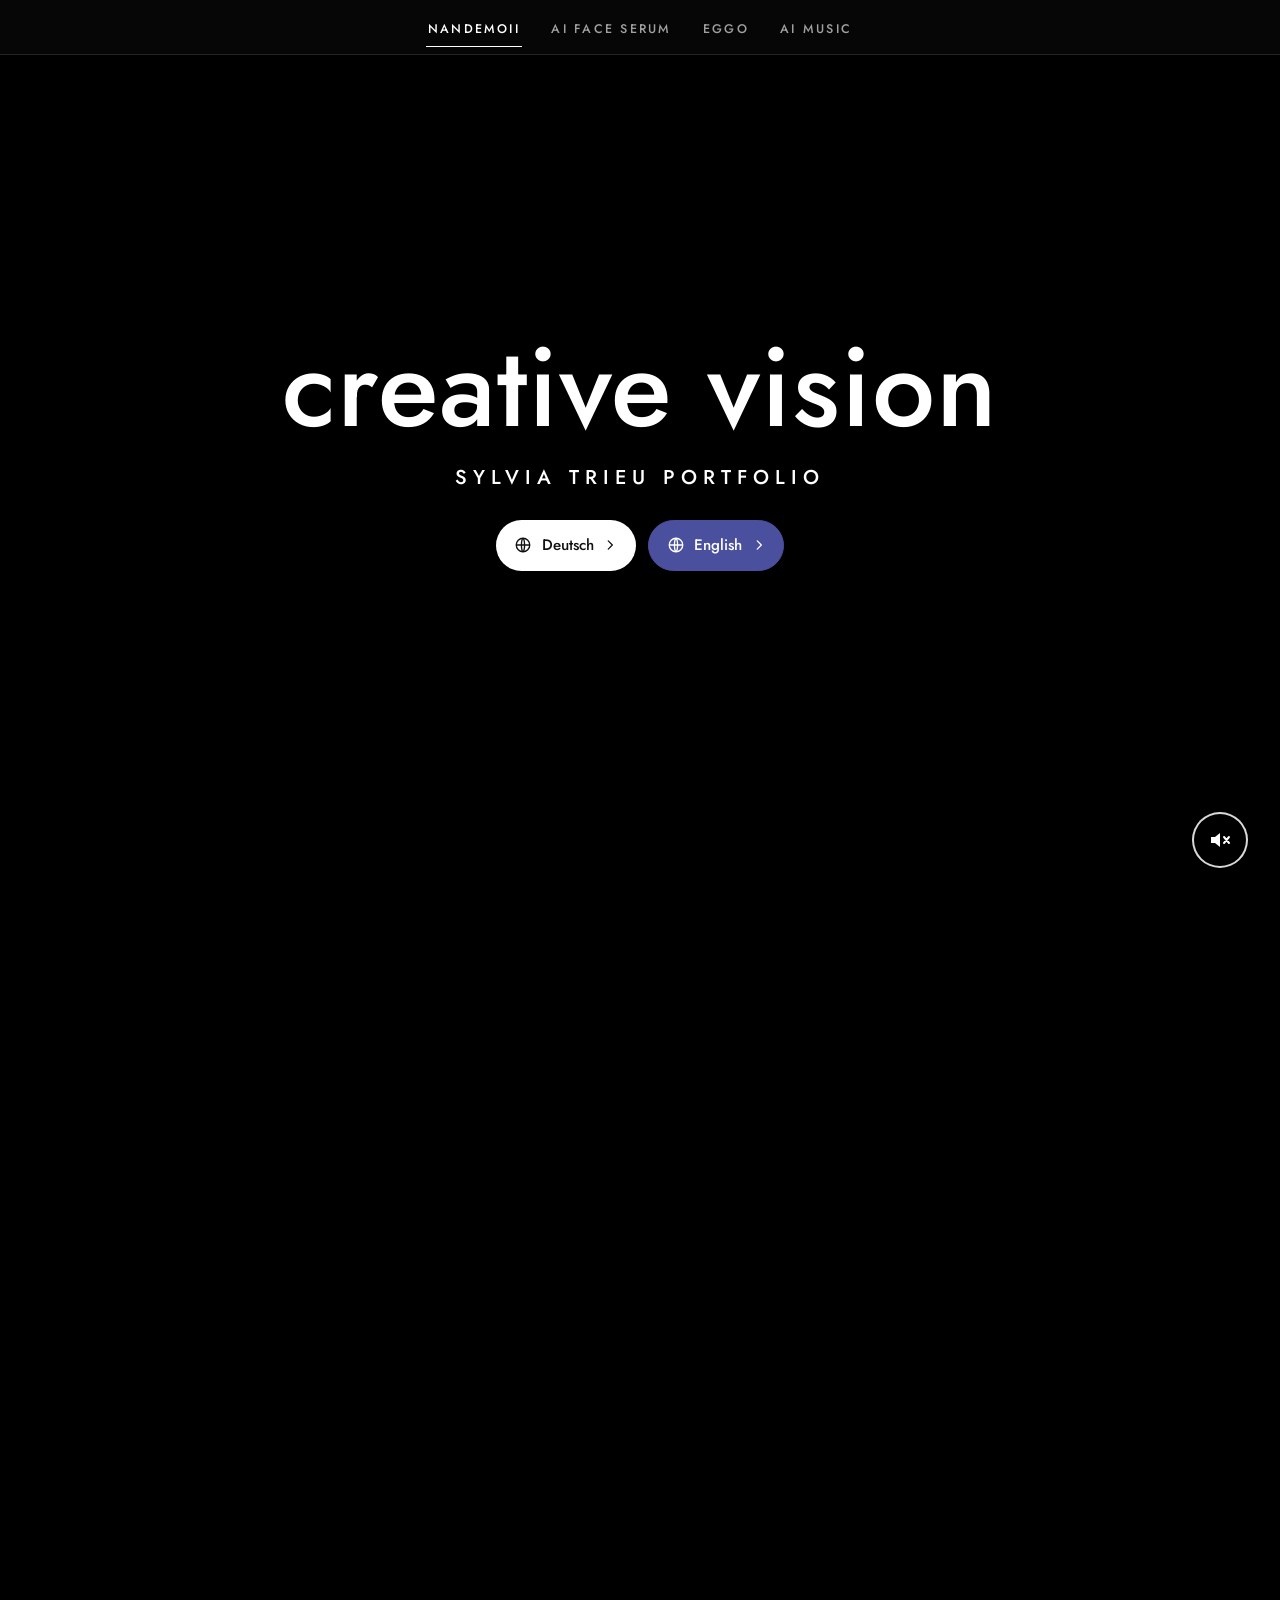
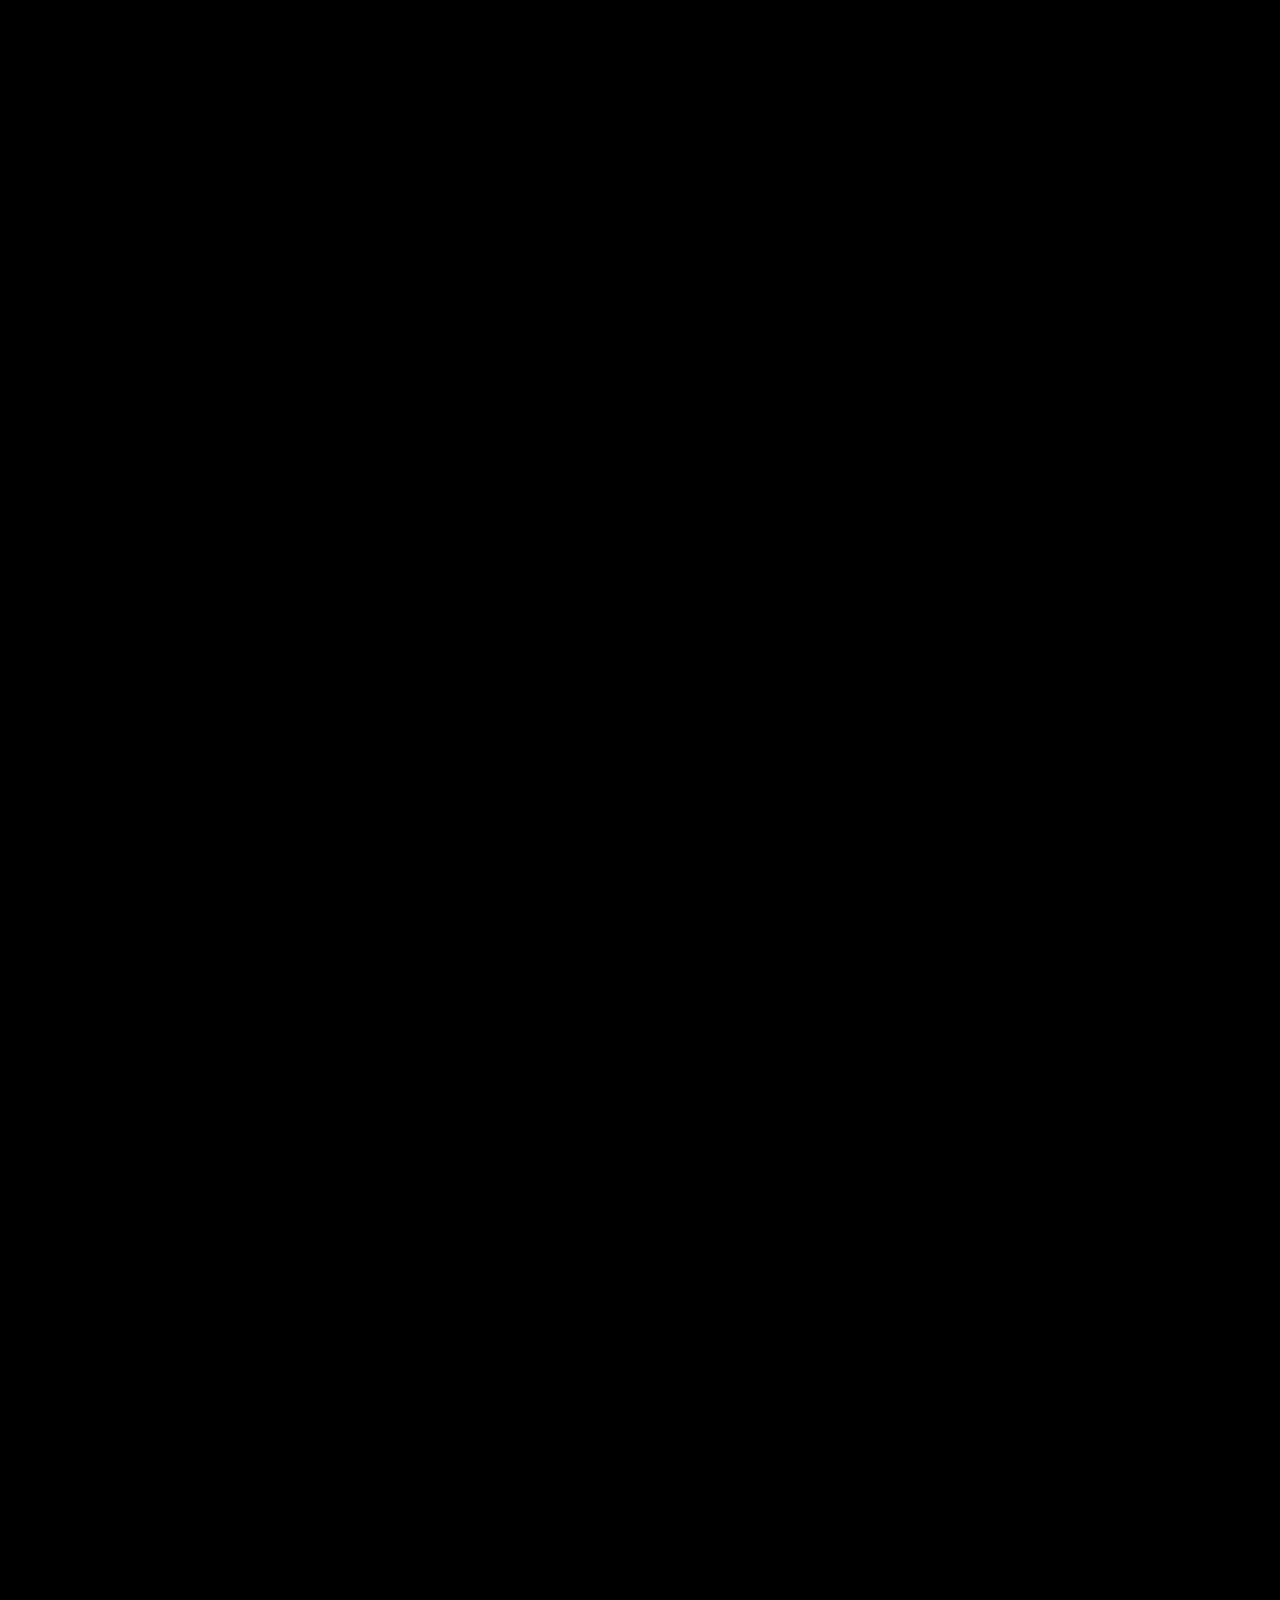
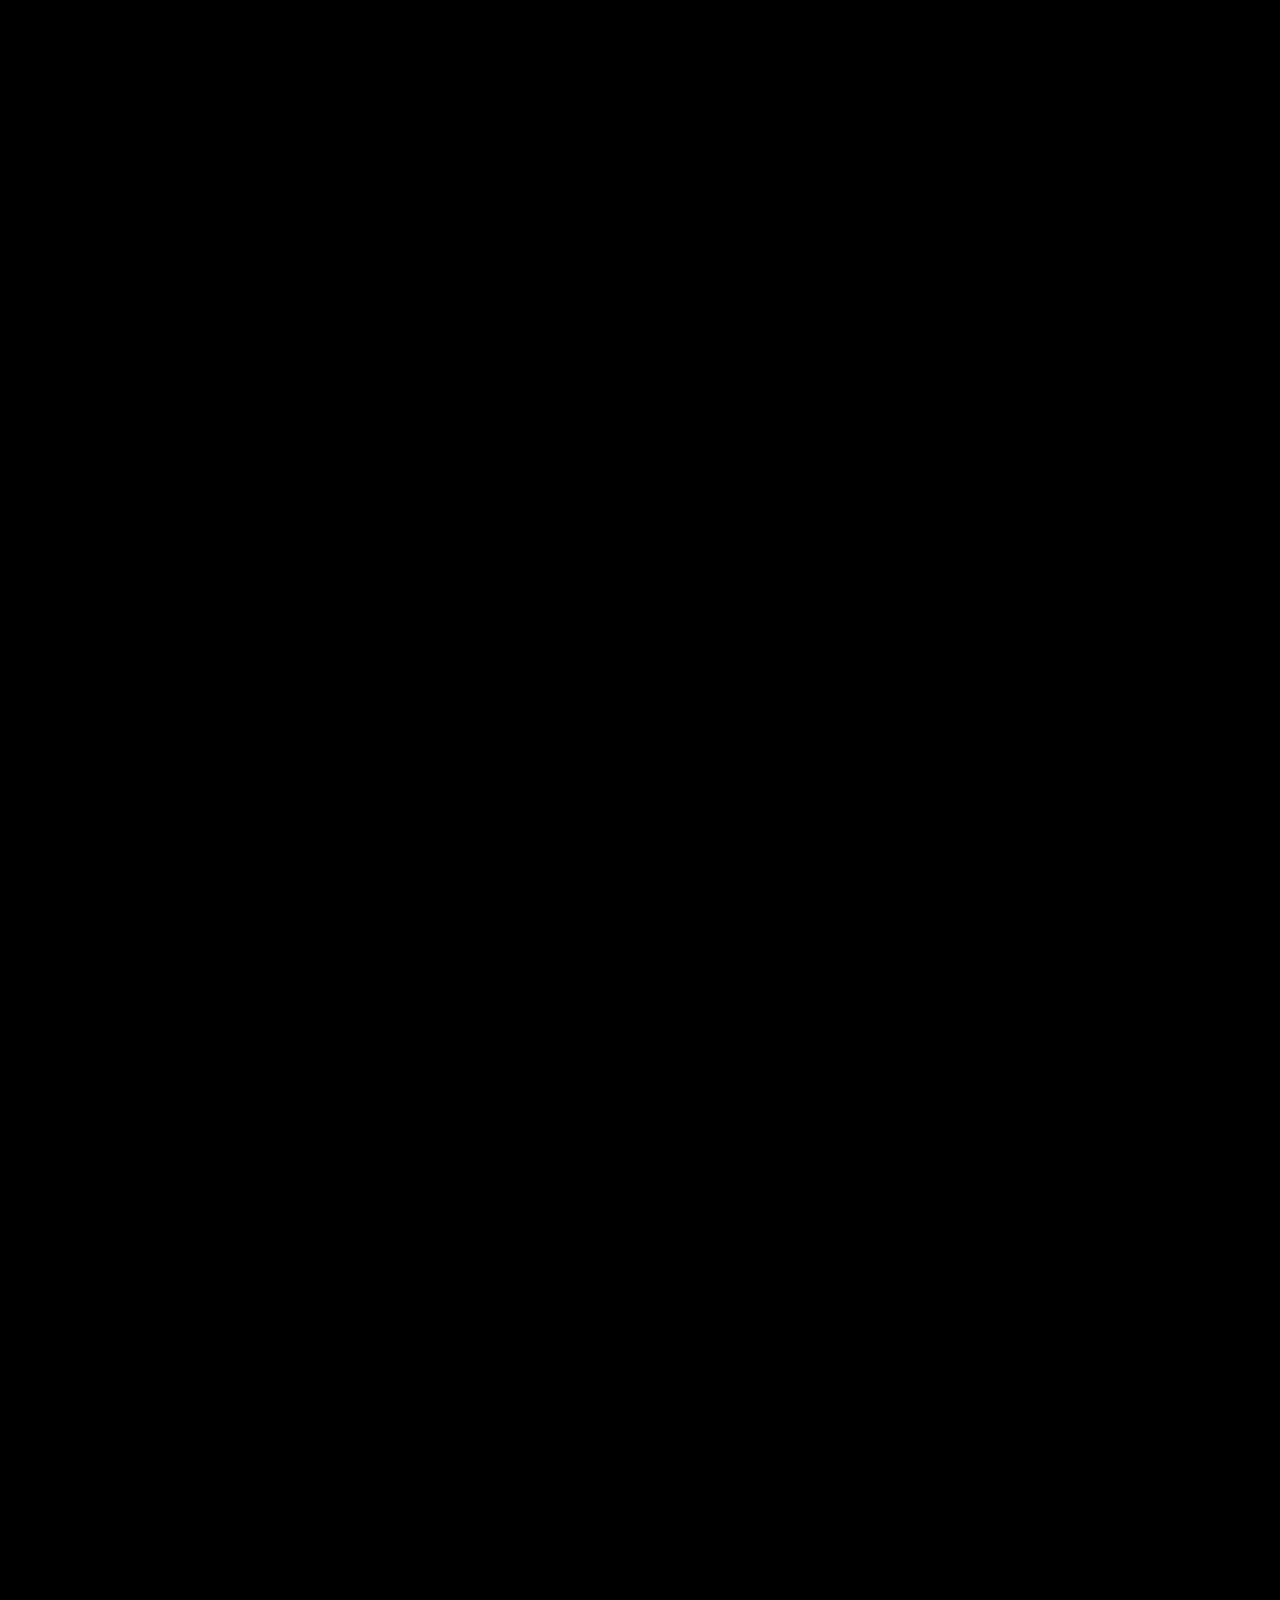
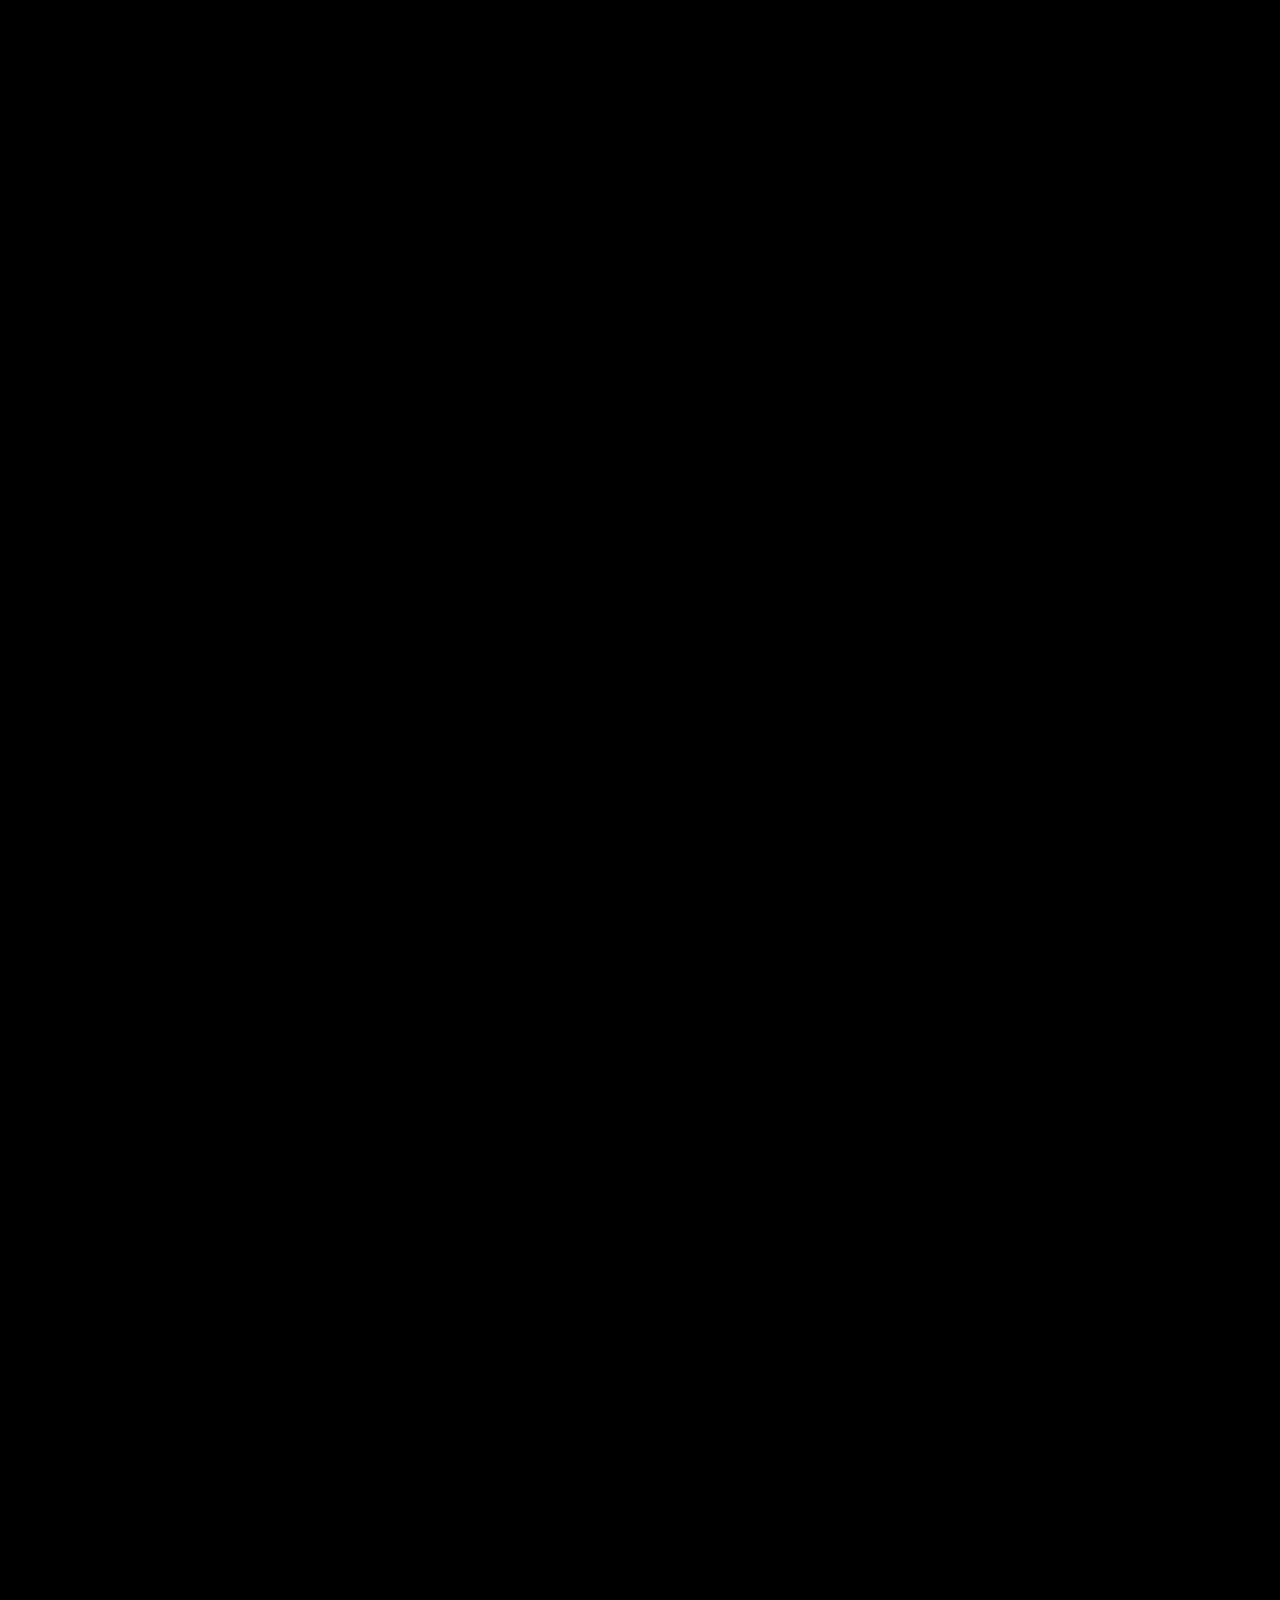
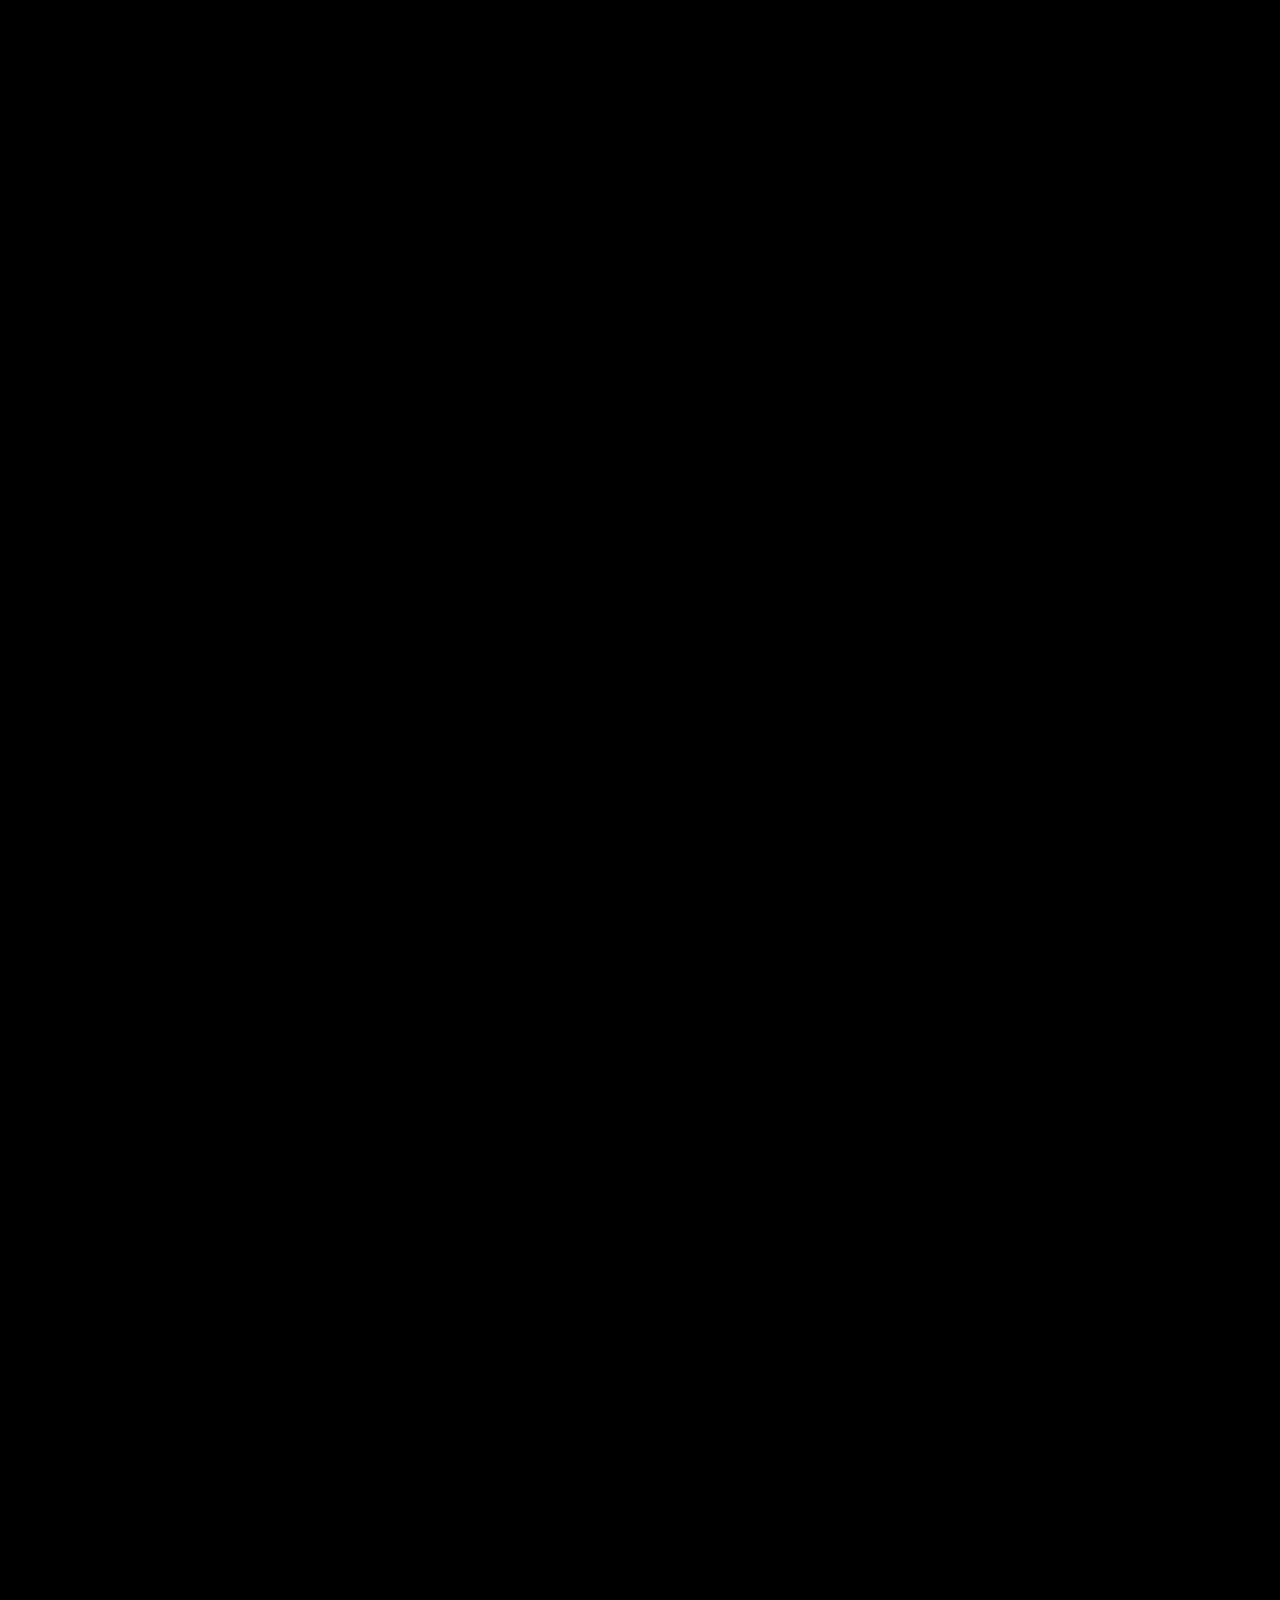
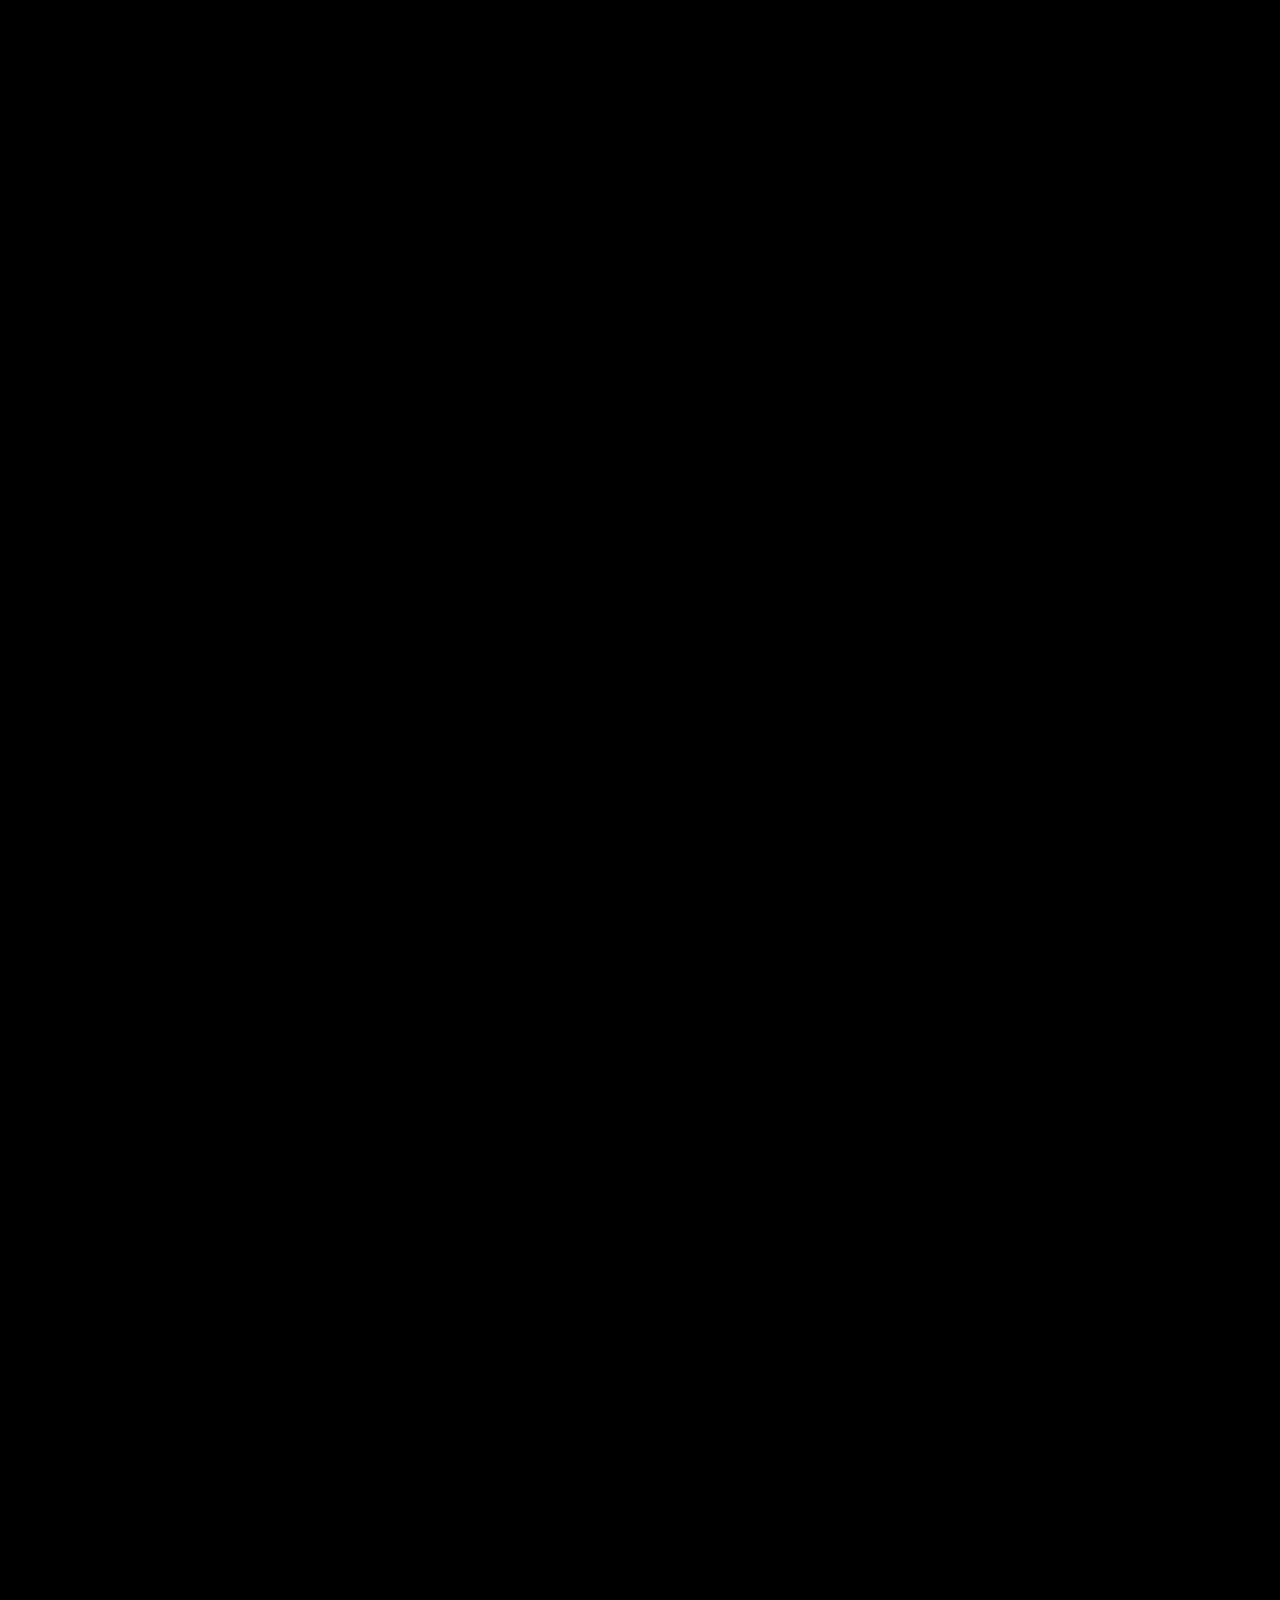
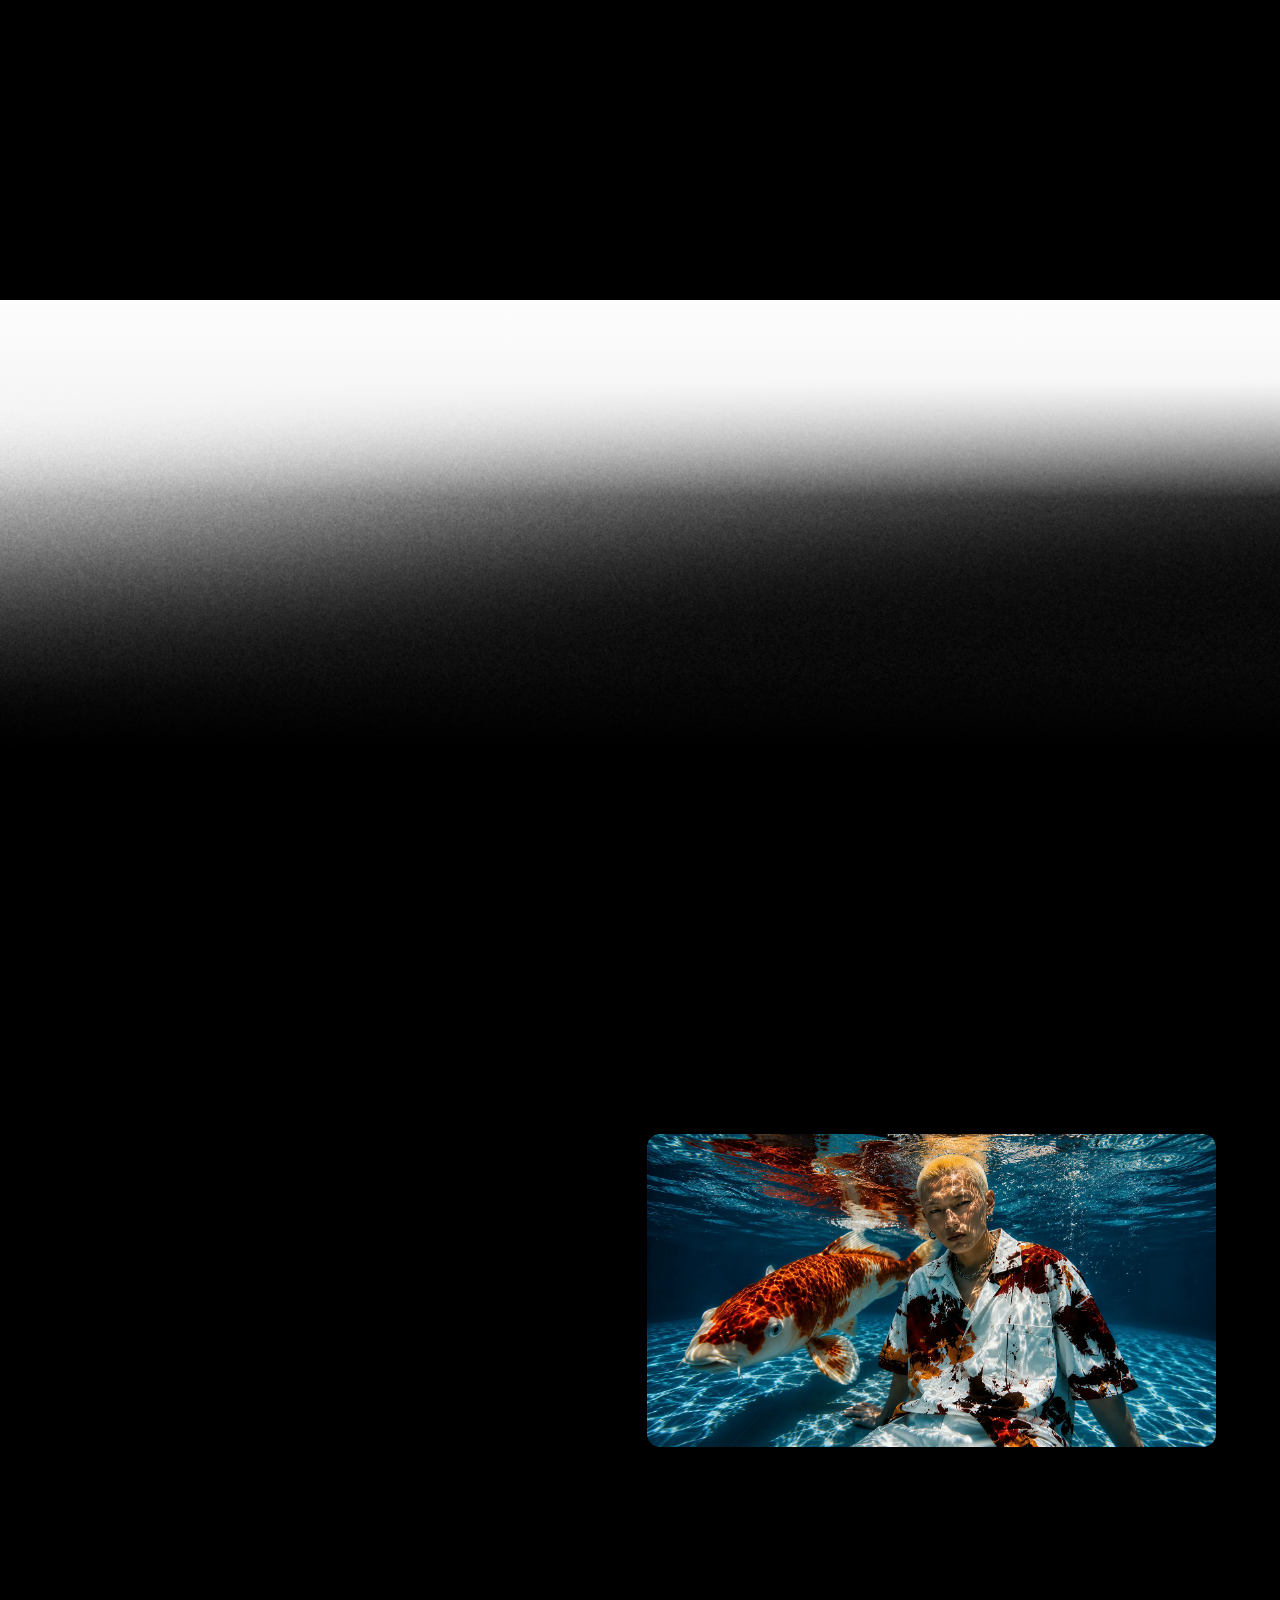
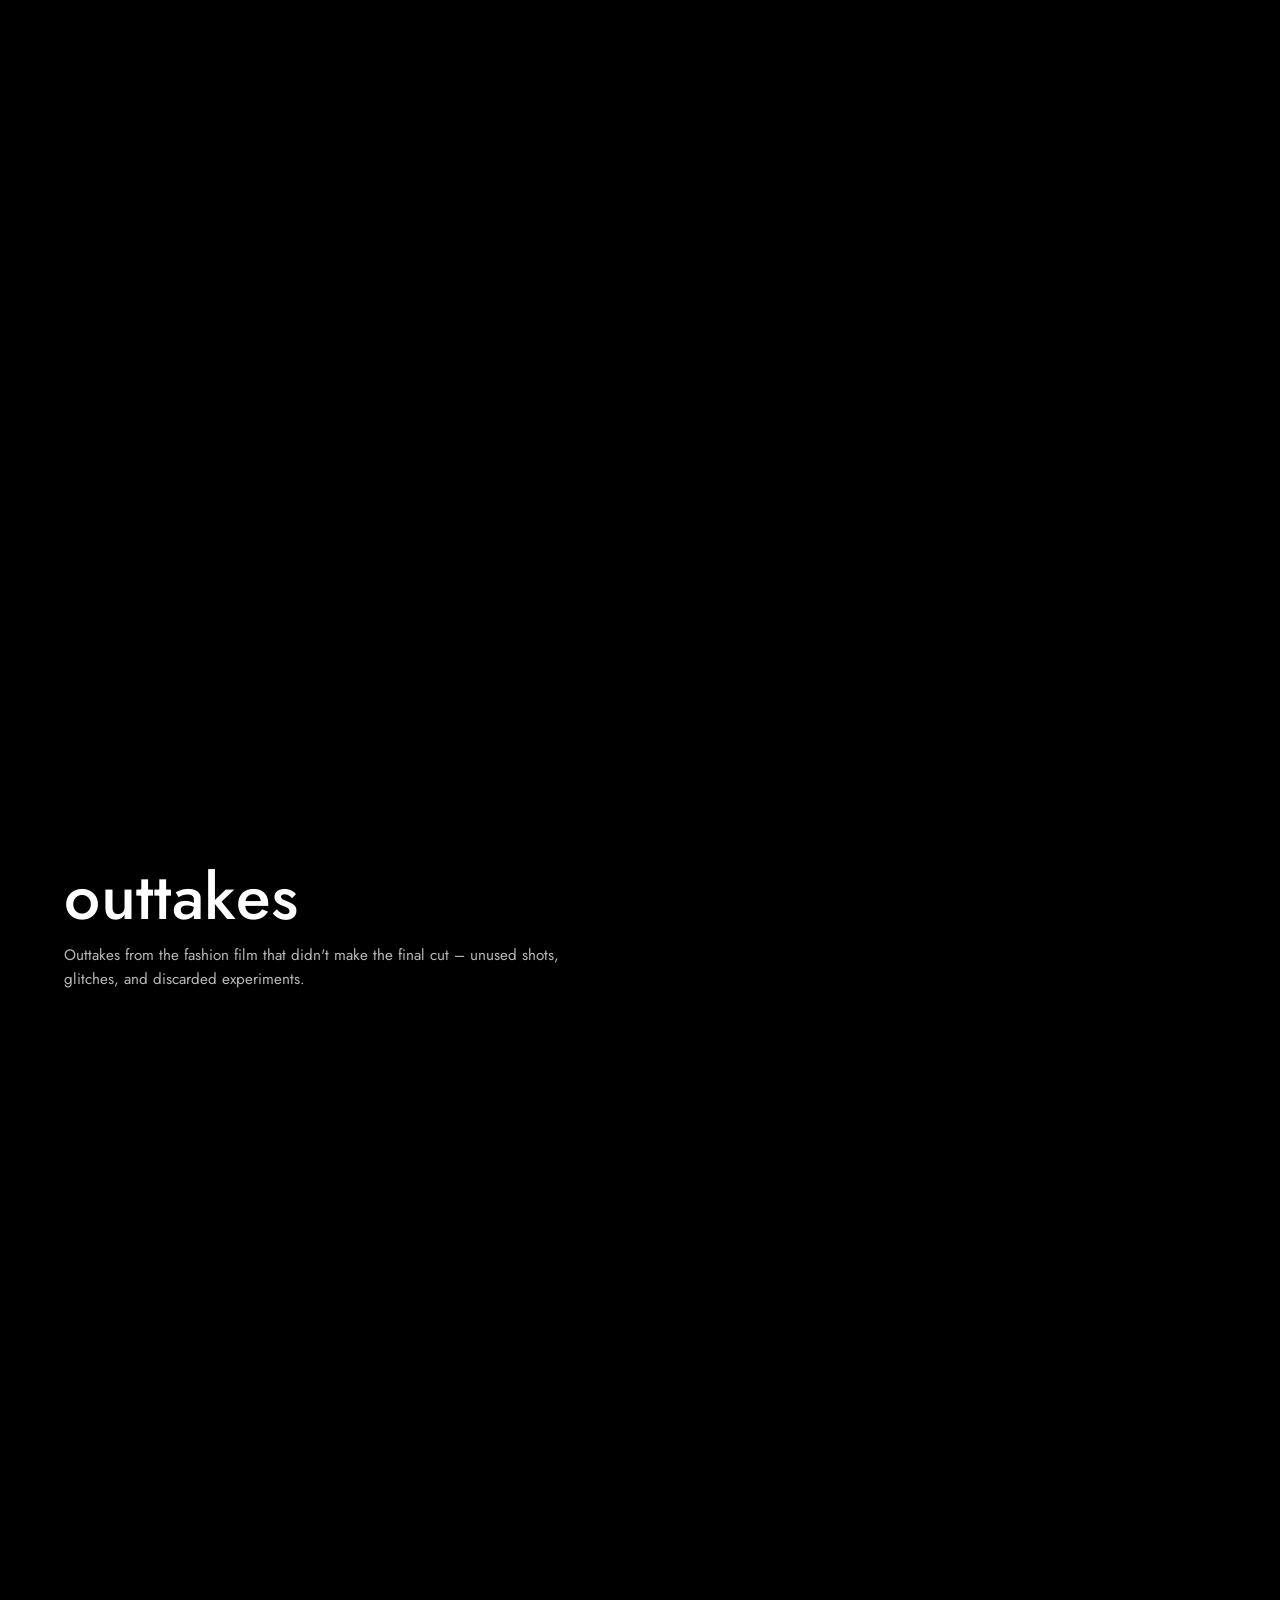
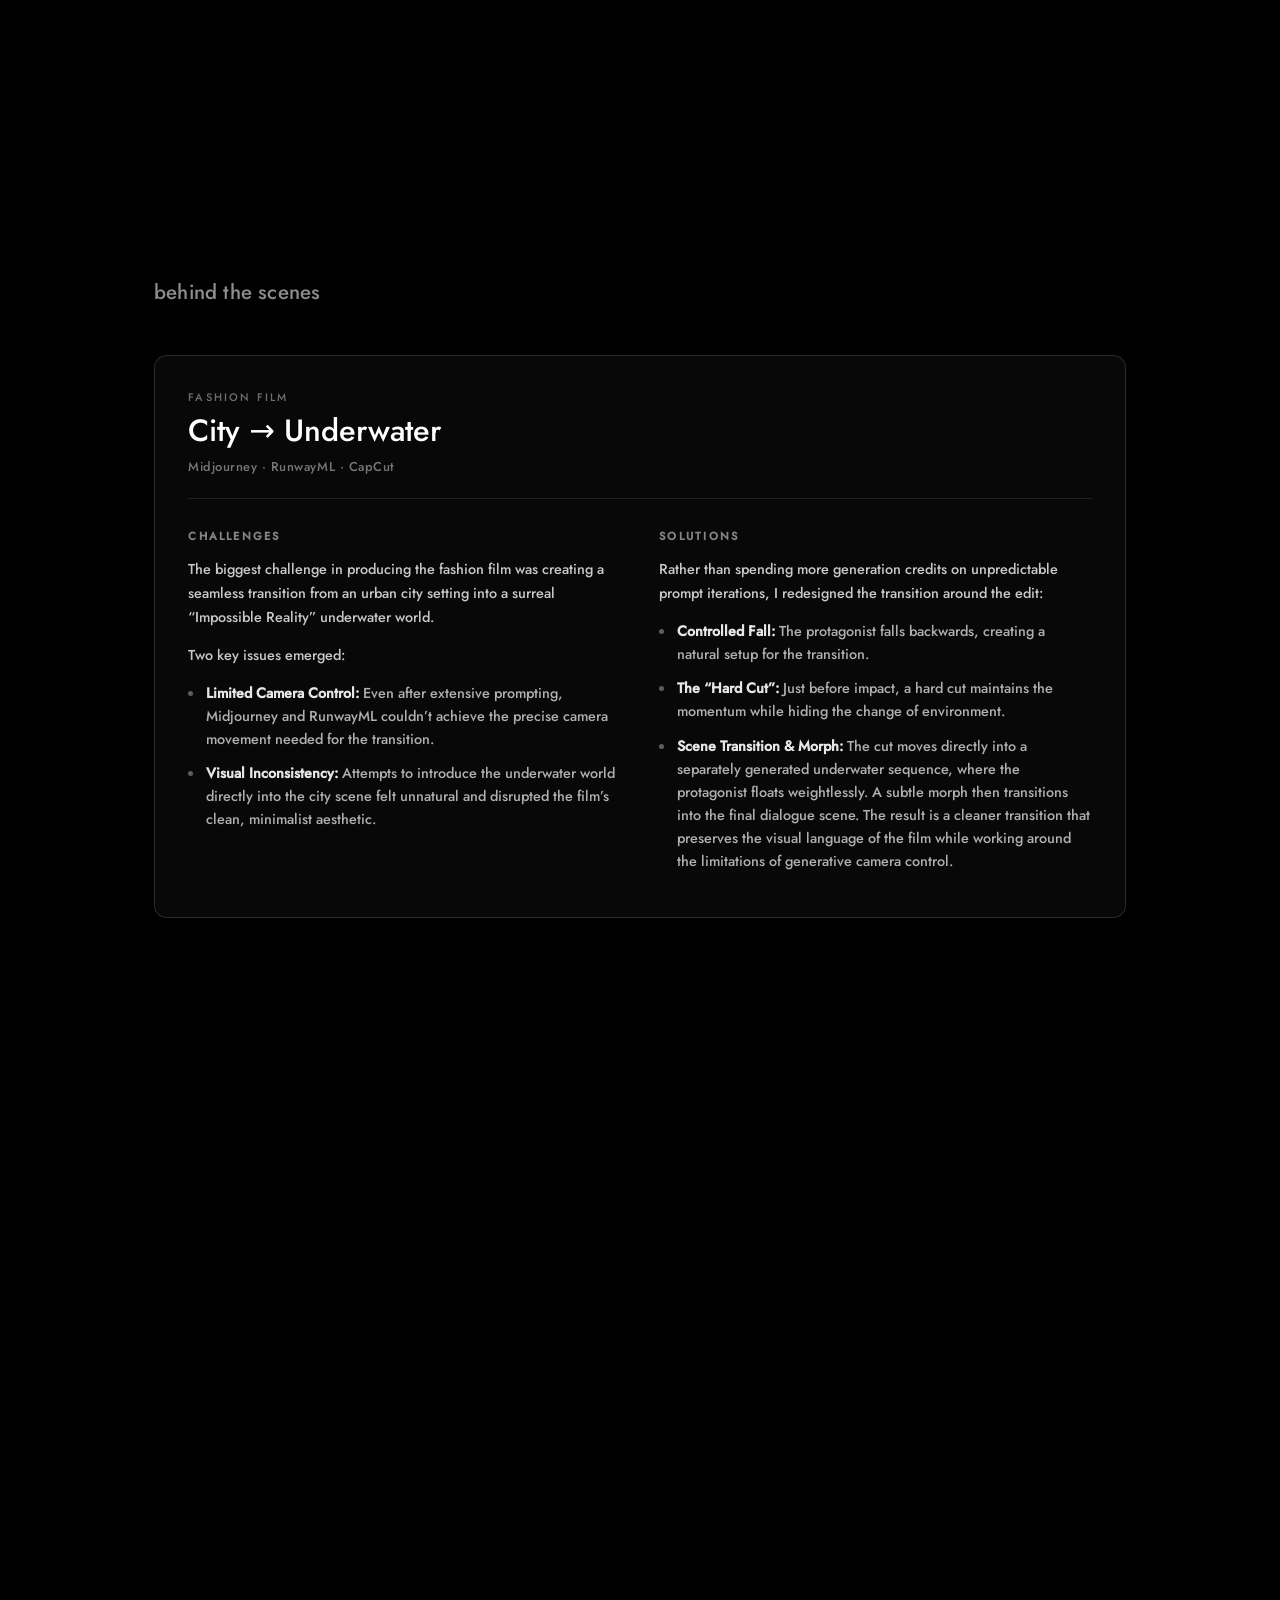
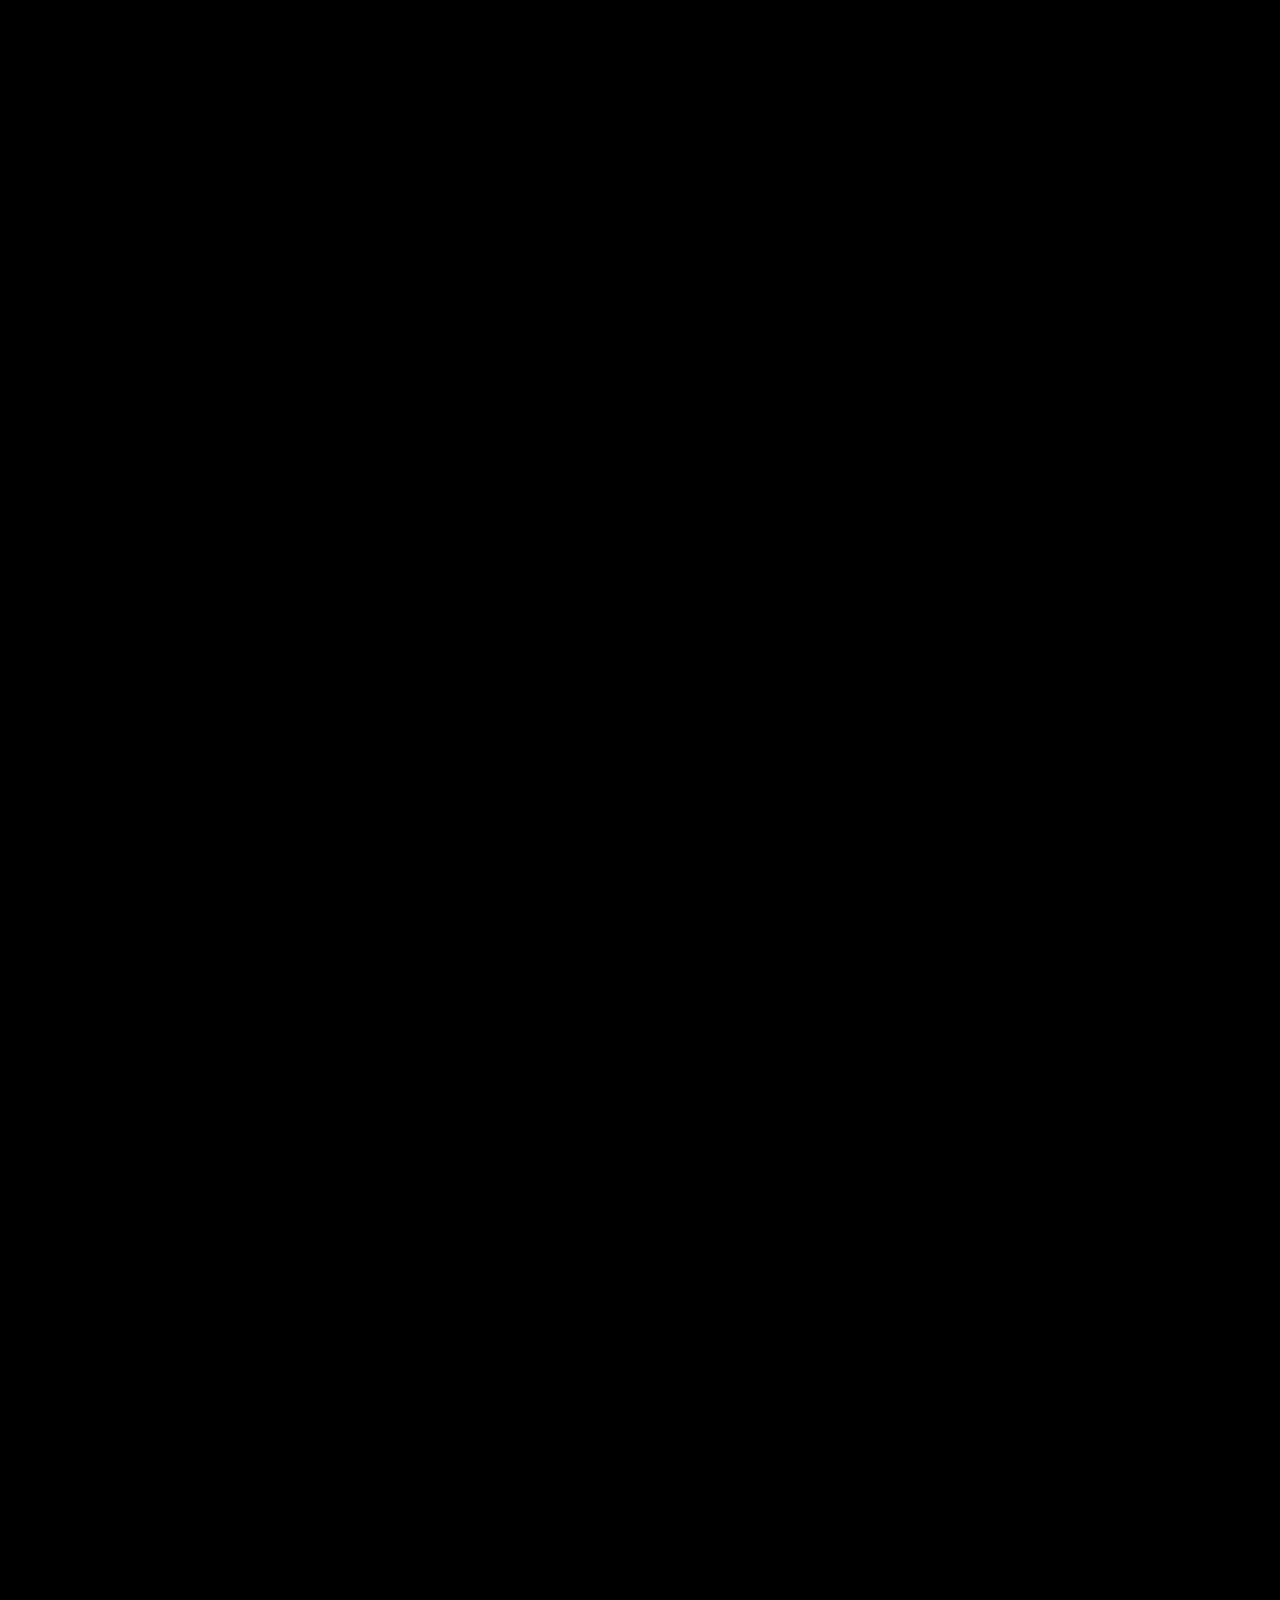
<file: index-engl.html>
<!DOCTYPE html>
<html lang="en">
<head>
  <meta charset="utf-8">
  <meta name="viewport" content="width=device-width, initial-scale=1">
  <title>Sylvia Trieu – Portfolio</title>
  <meta name="description" content="Online portfolio of Sylvia Trieu – creative vision.">
  <link rel="preload" href="fonts/Jost-Medium.ttf" as="font" type="font/ttf" crossorigin>
  <link rel="stylesheet" href="css/style.css">
  <link rel="stylesheet" href="css/collage.css">
  <link rel="stylesheet" href="css/outtakes.css">
  <link rel="stylesheet" href="css/showroom.css">
  <link rel="stylesheet" href="css/track.css">
  <link rel="stylesheet" href="css/curtain.css">
  <link rel="stylesheet" href="css/imageviewer.css">
  <link rel="stylesheet" href="css/music.css">
  <link rel="stylesheet" href="css/topbar.css">
  <link rel="stylesheet" href="css/tools.css">
  <link rel="stylesheet" href="css/viewnav.css">
  <link rel="stylesheet" href="css/endcard.css">
  <link rel="stylesheet" href="css/hints.css">
  <link rel="stylesheet" href="css/scrollhint.css">
</head>
<body>
  <a class="skip-link" href="#main">Skip to content</a>

  <!-- Menu bar: the four project views, fixed above the page. Hides when
       scrolling down, returns when scrolling up. It sits outside of
       #track (a transform there would break position: fixed) and outside
       of <main>, so it cannot affect any view's layout.
       Same markup and behaviour as index.html, labels are project names. -->
  <nav class="topbar" id="topbar" aria-label="Projects">
    <ul class="topbar__list">
      <li><a class="topbar__link" href="#main" data-view="0">nandemoii</a></li>
      <li><a class="topbar__link" href="#serum" data-view="1">ai face serum</a></li>
      <li><a class="topbar__link" href="#curtain-view" data-view="2">eggo</a></li>
      <li><a class="topbar__link" href="#music-view" data-view="3">ai music</a></li>
    </ul>
  </nav>

  <main id="main">
   <div class="track" id="track">
    <div class="track__panel track__panel--1">
    <!-- Abschnitt 1 + 2: ein gemeinsamer, gepinnter Stage -->
    <div class="hero-wrapper" id="hero-wrapper">
      <div class="hero-stage" id="hero-stage">
        <video class="stage__video stage__video--1" id="video-1" src="media/hero/intro.mp4#t=0.001"
               muted playsinline preload="auto" aria-hidden="true" tabindex="-1"></video>
        <video class="stage__video stage__video--2" id="video-2" src="media/hero/intro-video.mp4"
               muted playsinline preload="auto" aria-label="Showreel video by Sylvia Trieu"></video>

        <div class="stage__overlay" id="stageOverlay">
          <div class="stage__text">
            <h1 class="stage__title">creative vision</h1>
            <p class="stage__subtitle">SYLVIA TRIEU PORTFOLIO</p>
            <nav class="lang-switch" aria-label="Sprache / Language">
              <a class="lang-switch__btn" href="index.html" lang="de" hreflang="de"><svg class="lang-switch__globe" viewBox="0 0 24 24" width="18" height="18" aria-hidden="true" focusable="false"><circle cx="12" cy="12" r="9" fill="none" stroke="currentColor" stroke-width="1.8"/><path d="M3 12h18M12 3c2.8 2.6 2.8 15.4 0 18M12 3c-2.8 2.6-2.8 15.4 0 18" fill="none" stroke="currentColor" stroke-width="1.8"/></svg><span>Deutsch</span><svg class="lang-switch__chev" viewBox="0 0 24 24" width="14" height="14" aria-hidden="true" focusable="false"><path d="M9 5l7 7-7 7" fill="none" stroke="currentColor" stroke-width="2.2" stroke-linecap="round" stroke-linejoin="round"/></svg></a>
              <a class="lang-switch__btn is-current" href="index-engl.html" lang="en" hreflang="en" aria-current="page"><svg class="lang-switch__globe" viewBox="0 0 24 24" width="18" height="18" aria-hidden="true" focusable="false"><circle cx="12" cy="12" r="9" fill="none" stroke="currentColor" stroke-width="1.8"/><path d="M3 12h18M12 3c2.8 2.6 2.8 15.4 0 18M12 3c-2.8 2.6-2.8 15.4 0 18" fill="none" stroke="currentColor" stroke-width="1.8"/></svg><span>English</span><svg class="lang-switch__chev" viewBox="0 0 24 24" width="14" height="14" aria-hidden="true" focusable="false"><path d="M9 5l7 7-7 7" fill="none" stroke="currentColor" stroke-width="2.2" stroke-linecap="round" stroke-linejoin="round"/></svg></a>
            </nav>
          </div>
        </div>

        <button class="sound-toggle" id="soundToggle" type="button"
                aria-label="Mute" aria-pressed="true">
          <svg class="icon icon--muted" viewBox="0 0 24 24" width="24" height="24" aria-hidden="true" focusable="false">
            <path d="M3 9v6h4l5 4V5L7 9H3z" fill="currentColor"/>
            <path d="M16 9l5 6M21 9l-5 6" fill="none" stroke="currentColor" stroke-width="2" stroke-linecap="round"/>
          </svg>
          <svg class="icon icon--sound" viewBox="0 0 24 24" width="24" height="24" aria-hidden="true" focusable="false">
            <path d="M3 9v6h4l5 4V5L7 9H3z" fill="currentColor"/>
            <path d="M15.5 8.5a5 5 0 0 1 0 7M18.5 5.5a9 9 0 0 1 0 13" fill="none" stroke="currentColor" stroke-width="2" stroke-linecap="round"/>
          </svg>
        </button>
      </div>
    </div>

    <!-- Abschnitt 3: Projekt mit Scroll-Bildwechsel (sticky) -->
    <section class="project morph-reveal" id="projekte" data-morph aria-label="Project AI brand nandemoii">
      <div class="project__stage morph-reveal__stage" id="projectStage">
        <div class="project__col project__col--text">
          <h2 class="project__title reveal"><span class="reveal__inner">ai brand nandemoii</span></h2>
          <p class="project__text fade-in">Conceptualization and visual development of an AI-powered fashion brand identity and multimedia campaign assets.</p>
        <!-- Zweiter Block: erscheint wie der Text erst im zweiten Scroll-Schritt,
             die vier Shirt-Bilder wechseln mit dem weiteren Scrollen
             (makeAvatarSwitcher in js/script.js). -->
          <h3 class="project__subtitle fade-in" id="shirtHeading">avatar consistency</h3>
          <div class="shirt-stack fade-in" id="shirtStack">
            <img class="shirt is-active" src="media/projects/projekt-1/avatar-shirt1.avif" alt="Avatar in shirt, view 1 of 4" loading="lazy" decoding="async">
            <img class="shirt" src="media/projects/projekt-1/avatar-shirt2.avif" alt="Avatar in shirt, view 2 of 4" loading="lazy" decoding="async">
            <img class="shirt" src="media/projects/projekt-1/avatar-shirt3.avif" alt="Avatar in shirt, view 3 of 4" loading="lazy" decoding="async">
            <img class="shirt" src="media/projects/projekt-1/avatar-shirt4.avif" alt="Avatar in shirt, view 4 of 4" loading="lazy" decoding="async">
          </div>
        </div>
        <div class="project__col project__col--avatar avatar-stack">
          <img class="avatar is-active" src="media/projects/projekt-1/avatar-jason-1.webp" alt="Avatar Jason in streetwear with colour pattern, view 1 of 5" width="360" height="897">
          <img class="avatar" src="media/projects/projekt-1/avatar-jason-2.webp" alt="Avatar Jason, view 2 of 5" width="360" height="897">
          <img class="avatar" src="media/projects/projekt-1/avatar-jason-3.webp" alt="Avatar Jason, view 3 of 5" width="360" height="897">
          <img class="avatar" src="media/projects/projekt-1/avatar-jason-4.webp" alt="Avatar Jason, view 4 of 5" width="360" height="897">
          <img class="avatar" src="media/projects/projekt-1/avatar-jason-5.webp" alt="Avatar Jason, view 5 of 5" width="360" height="897">
        </div>
        <div class="project__col project__col--image avatar-stack">
          <img class="avatar is-active" src="media/projects/projekt-1/avatar-mia-1.webp" alt="Avatar Mia in jacket with colour pattern, view 1 of 5" width="360" height="897">
          <img class="avatar" src="media/projects/projekt-1/avatar-mia-2.webp" alt="Avatar Mia, view 2 of 5" width="360" height="897">
          <img class="avatar" src="media/projects/projekt-1/avatar-mia-3.webp" alt="Avatar Mia, view 3 of 5" width="360" height="897">
          <img class="avatar" src="media/projects/projekt-1/avatar-mia-4.webp" alt="Avatar Mia, view 4 of 5" width="360" height="897">
          <img class="avatar" src="media/projects/projekt-1/avatar-mia-5.webp" alt="Avatar Mia, view 5 of 5" width="360" height="897">
        </div>
      </div>
    </section>

    <!-- Abschnitt 4: Avatar-Konsistenz (sticky, Morph-Übergang aus Abschnitt 3) -->
    <section class="project project--consistency morph-reveal" id="konsistenz" data-morph aria-label="AI Model Generation">
      <div class="project__stage morph-reveal__stage">
        <div class="project__col project__col--text">
          <h2 class="project__title reveal"><span class="reveal__inner">ai model generation</span></h2>
          <ul class="project__specs fade-in">
            <li>Model: Jason</li>
            <li>Height: 184cm</li>
            <li>Chest: 91cm</li>
            <li>Waist: 73cm</li>
            <li>Hips: 91cm</li>
          </ul>
        </div>
        <div class="project__col project__col--face">
          <img class="face" src="media/projects/projekt-1/avatar-jason-face.webp" alt="Portrait of avatar Jason in a black ribbed shirt" width="581" height="727">
        </div>
        <div class="project__col project__col--body">
          <img class="body-shot" src="media/projects/projekt-1/avatar-jason.webp" alt="Full-body view of avatar Jason in a black outfit" width="276" height="897">
        </div>
      </div>
    </section>

    <!-- Abschnitt 5: ComfyUI virtual try on – Vollbild-Graph, im Graphen bis Save Image scrollen -->
    <section class="project project--try morph-reveal" id="tryon" data-morph aria-label="ComfyUI virtual try on">
      <div class="project__stage morph-reveal__stage">
        <!-- ComfyUI-Node-Ansicht: aus context/nodeview.json gerendert.
             Am Ende des Graphen dreht die ganze Flaeche um 180 Grad und zeigt
             die eingebettete Live-Anwendung (AI Photo Studio). Aufbau wie im
             Referenz-Effekt:
             .comfy = Perspektive, .flip__inner = preserve-3d + rotateY,
             beide Seiten inset:0 und backface-visibility:hidden.
             Der Sichtbarkeitswechsel haengt an der Scrollposition (p >= .5),
             nicht an einem Timer - sonst laeuft er beim Zurueckscrollen auseinander. -->
        <div class="comfy" id="comfy">
          <div class="flip" id="flip">
            <div class="flip__inner" id="flipInner">
              <div class="flip__face flip__front">
                <div id="comfy-slot"></div>
              </div>
              <!-- Rückseite: statt des früheren Screenshots (photo-studio.png,
                   liegt unbenutzt in media/_unused/)
                   läuft hier die echte Anwendung in einem iframe. Sie wird erst
                   geladen, wenn die Rückseite zum ersten Mal sichtbar wird, und
                   erst nach einem Klick bedienbar (.is-live): eine eingebettete
                   Seite fängt Mausrad und Tasten für sich, ohne diesen Schritt
                   käme das Scrollen der Portfolio-Seite dort nicht mehr weiter. -->
              <div class="flip__face flip__back" aria-hidden="true">
                <div class="live" id="liveStudio"
                     data-src="https://ai-photo-studio-cd-a2006f264f.netlify.app/">
                  <!-- Leiste im Bedienmodus: sie traegt den Ausstieg ausserhalb
                       der eingebetteten Seite, damit der Knopf keine Bedienelemente
                       der Anwendung verdeckt, und bleibt als Rand zum Scrollen frei. -->
                  <div class="live__bar">
                    <p class="live__bar-title">
                      <span class="live__bar-dot" aria-hidden="true"></span>AI Photo Studio – Live
                    </p>
                    <button class="live__full" id="liveFull" type="button">Fullscreen</button>
                    <button class="live__exit" id="liveExit" type="button">
                      Exit control <span class="live__exit-key">Esc</span>
                    </button>
                  </div>

                  <iframe class="live__frame" id="liveFrame" tabindex="-1"
                          title="AI Photo Studio – live application"
                          allow="fullscreen"></iframe>

                  <div class="live__cover" id="liveCover">
                    <div class="live__card">
                      <p class="live__kicker">Live prototype</p>
                      <h3 class="live__title">AI Photo Studio</h3>
                      <p class="live__text">A web app built with Claude Code, including version control via GitHub and deployment via Netlify.</p>
                      <div class="live__actions">
                        <button class="live__btn live__btn--primary" id="liveStart" type="button" disabled>
                          Try it here
                        </button>
                        <a class="live__btn" href="https://ai-photo-studio-cd-a2006f264f.netlify.app/"
                           target="_blank" rel="noopener">Open in new tab</a>
                      </div>
                      <p class="live__hint" id="liveHint" role="status">Loading live application …</p>
                    </div>
                  </div>
                </div>
              </div>
            </div>
          </div>

          <!-- Path to the Photo Studio as a button: it appears as soon as the
               graph canvas reaches its end (Save Image node in front of us) and
               turns the surface onto the back side - the same rotation as
               scrolling, just without the runway before it. Without this
               button the scroll gate at the graph end would be a dead end on
               this page as well (js/script.js, css/style.css). It sits NEXT to
               .flip so it does not rotate with the surface and stays usable
               above both sides. Labels are set by js/script.js (lang="en"). -->
          <button class="flipbtn" id="flipBtn" type="button">
            <span class="flipbtn__label" id="flipBtnLabel">To Photo Studio</span>
            <span class="flipbtn__arrow" id="flipBtnArrow" aria-hidden="true">&rarr;</span>
          </button>
          <!-- Zweiter Knopf am Graph-Ende: scrollt eine Seite weiter. Er
               erscheint gemeinsam mit dem Studio-Knopf und gibt das
               Scrollen fuer diesen Durchlauf frei. Steuerung: js/script.js. -->
          <button class="flipbtn flipbtn--scroll is-gate" id="scrollBtn" type="button">
            <span class="flipbtn__label" id="scrollBtnLabel">Continue scrolling</span>
            <span class="flipbtn__arrow" id="scrollBtnArrow" aria-hidden="true">&darr;</span>
          </button>
        </div>
      </div>
    </section>

    <!-- Abschnitt 6: leer -->
    <section class="placeholder" id="weiter" aria-label="Section 7"></section>

    <!-- Abschnitt 8: Video-Collage – Slots spielen ihre Videos nacheinander -->
    <section class="collage" id="collage" aria-label="Video collage: work from all projects">
      <div class="collage__head" data-collage-head>
        <h2 class="collage__title reveal" data-collage-reveal><span class="reveal__inner">campaign visuals, e-Commerce &amp; UGC</span></h2>
        <div class="collage__tools fade-in" data-collage-reveal role="list" aria-label="Tools used"><div class="collage__toolrow" role="listitem"><button type="button" class="collage__tool" data-tool="ChatGPT">ChatGPT</button><button type="button" class="collage__tool" data-tool="Midjourney">Midjourney</button><button type="button" class="collage__tool" data-tool="Nano Banana">Nano Banana</button><span class="collage__tooluse">concept &amp; image generation</span></div><div class="collage__toolrow" role="listitem"><button type="button" class="collage__tool" data-tool="Suno">Suno</button><button type="button" class="collage__tool" data-tool="ElevenLabs">ElevenLabs</button><span class="collage__tooluse">audio &amp; music generation</span></div><div class="collage__toolrow" role="listitem"><button type="button" class="collage__tool" data-tool="RunwayML">RunwayML</button><button type="button" class="collage__tool" data-tool="Seedance">Seedance</button><button type="button" class="collage__tool" data-tool="Midjourney">Midjourney</button><span class="collage__tooluse">video generation</span></div><div class="collage__toolrow" role="listitem"><button type="button" class="collage__tool" data-tool="Adobe Premiere Pro">Adobe Premiere Pro</button><button type="button" class="collage__tool" data-tool="CapCut">CapCut</button><span class="collage__tooluse">video cut</span></div></div>
      </div>
      <!-- Slots werden von js/collage.js aus dem JSON unten gerendert -->
      <div data-collage></div>
    </section>

    <!-- Abschnitt 7: Outtakes – Überschrift und die drei Kacheln sind EIN
         Screen: der Kopf sitzt im selben Abschnitt wie das Raster. Vorher
         stand die Überschrift in einer eigenen, nur ~250 px hohen Sektion
         davor - beim Einrasten war deshalb entweder der Titel weg oder die
         unteren Teile der Videokacheln waren abgeschnitten. Jetzt passen
         Titel und alle drei Outtakes auf genau eine Bildschirmhoehe.
         Links zwei Kacheln uebereinander, rechts eine grosse; sie laufen
         frei und geloopt (js/outtakes.js). -->
    <section class="ot-stack" id="outtakes" aria-label="Outtakes">
      <div class="ot-stack__head">
        <h2 class="collage__title" data-collage-reveal>outtakes</h2>
        <p class="collage__text" data-collage-reveal>Outtakes from the fashion film that didn't make the final cut – unused shots, glitches, and discarded experiments.</p>
      </div>
      <div class="ot-stack__grid">
        <div class="ot-stack__col ot-stack__col--left">
          <figure class="ot-tile">
            <video src="media/selected-works/videos/outtake1.mp4" muted playsinline loop preload="metadata"
                   aria-label="Outtake 1 – video generation"></video>
          </figure>
          <figure class="ot-tile">
            <video src="media/selected-works/videos/outtake2.mp4" muted playsinline loop preload="metadata"
                   aria-label="Outtake 2 – video generation"></video>
          </figure>
        </div>
        <div class="ot-stack__col ot-stack__col--right">
          <figure class="ot-tile">
            <video src="media/selected-works/videos/outtake3.mp4" muted playsinline loop preload="metadata"
                   aria-label="Outtake 3 – video generation"></video>
          </figure>
        </div>
      </div>
    </section>

    <!-- Abschnitt 8: die Projekttexte in Kästen mit demselben Eckenradius -->
    <section class="ot-notes" aria-label="Production notes">
      <h2 class="ot-notes__title" data-collage-reveal>behind the scenes</h2>

      <article class="ot-box" data-collage-reveal>
        <header class="ot-box__head">
          <p class="ot-box__kicker">Fashion Film</p>
          <h3 class="ot-box__title">City → Underwater</h3>
          <p class="ot-box__tools">Midjourney · RunwayML · CapCut</p>
        </header>
        <div class="ot-box__body">
          <section class="ot-block">
            <h4 class="ot-block__label">Challenges</h4>
            <p>The biggest challenge in producing the fashion film was creating a seamless transition from an urban city setting into a surreal “Impossible Reality” underwater world.</p>
            <p>Two key issues emerged:</p>
            <ul>
              <li><strong>Limited Camera Control:</strong> Even after extensive prompting, Midjourney and RunwayML couldn’t achieve the precise camera movement needed for the transition.</li>
              <li><strong>Visual Inconsistency:</strong> Attempts to introduce the underwater world directly into the city scene felt unnatural and disrupted the film’s clean, minimalist aesthetic.</li>
            </ul>
          </section>

          <section class="ot-block">
            <h4 class="ot-block__label">Solutions</h4>
            <p>Rather than spending more generation credits on unpredictable prompt iterations, I redesigned the transition around the edit:</p>
            <ul>
              <li><strong>Controlled Fall:</strong> The protagonist falls backwards, creating a natural setup for the transition.</li>
              <li><strong>The “Hard Cut”:</strong> Just before impact, a hard cut maintains the momentum while hiding the change of environment.</li>
              <li><strong>Scene Transition &amp; Morph:</strong> The cut moves directly into a separately generated underwater sequence, where the protagonist floats weightlessly. A subtle morph then transitions into the final dialogue scene. The result is a cleaner transition that preserves the visual language of the film while working around the limitations of generative camera control.</li>
            </ul>
          </section>
        </div>
      </article>

    </section>
    </div><!-- /Panel 1 -->

    <!-- ================= Panel 2: Projekt 2 (Serum) =================
         Aufbau wie Projekt 1, aber ohne try-on-Abschnitt (kein Workflow
         vorhanden). Der Avatar-Stack hat eine Spalte mit 6 Bildern. -->
    <div class="track__panel track__panel--2" id="serum">

      <!-- Projekt 2, Hero: derselbe Ablauf wie am Anfang von Track 1.
           1. Das erste Bild steht still (poster + angehaltenes Video),
              darueber liegt die Ueberschrift.
           2. Scrollen blendet die Ueberschrift aus und scrubbte das Video
              Frame fuer Frame durch (js/script.js).
           3. Am Ende der Strecke laeuft das Video von vorn.

           Quellmaterial ist skincare.mp4 (1112x834, also quer) - es fuellt
           die Buehne bildschirmfuellend wie video-1 in Track 1 (object-fit:
           cover) und nicht mehr contain wie das alte hochkante
           Kampagnenvideo. Das Standbild liegt als poster daneben, damit der
           erste Frame sofort steht und nicht erst nach dem Laden der
           Videodaten erscheint. -->
      <div class="hero-wrapper hero-wrapper--serum" id="serumHero">
        <div class="hero-stage hero-stage--serum" id="serumHeroStage">

          <video class="serum-video" id="serumVideo" src="media/projects/projekt-3/skincare.mp4"
                 poster="media/projects/projekt-3/skincare-poster.webp"
                 muted playsinline preload="auto"
                 aria-label="Campaign video skincare serum"></video>

          <!-- Eigene ID statt der des Track-1-Overlays: script.js steuert
               beide getrennt (das Video wird hier gescrubbt, nicht
               abgespielt). Ein doppeltes id="stageOverlay" haette dafuer
               gesorgt, dass getElementById immer das erste Element liefert
               und dieser Titel nie ausgeblendet wird. -->
          <div class="stage__overlay" id="serumOverlay">
            <div class="stage__text">
              <h2 class="stage__title">face serum</h2>
              <p class="stage__subtitle">ai skincare brand</p>
            </div>
          </div>
        </div>
      </div>

      <!-- Projekt 2, Abschnitt 1: Avatar-/Bildwechsel (sticky) -->
      <section class="project project--serum morph-reveal" data-morph
               aria-label="Project ai face serum">
        <div class="project__stage morph-reveal__stage p2-stack">
          <div class="project__col project__col--text">
            <h2 class="project__title reveal"><span class="reveal__inner">ai face serum</span></h2>
            <p class="project__text fade-in">Conceptualization and visual development of a skincare product line and its accompanying social media assets.</p>
          </div>
          <div class="project__col project__col--image avatar-stack">
            <img class="avatar is-active" src="media/selected-works/serum/ai-serum.avif" alt="Serum product image, view 1 of 6" width="566" height="916">
            <img class="avatar" src="media/selected-works/serum/ai-serum-1.avif" alt="Serum product image, view 2 of 6" width="566" height="916">
            <img class="avatar" src="media/selected-works/serum/ai-serum-2.avif" alt="Serum product image, view 3 of 6" width="566" height="916">
            <img class="avatar" src="media/selected-works/serum/ai-serum-3.avif" alt="Serum product image, view 4 of 6" width="566" height="916">
            <img class="avatar" src="media/selected-works/serum/ai-serum-skin.avif" alt="Serum applied to skin, view 5 of 6" width="566" height="916">
            <img class="avatar" src="media/selected-works/serum/ai-aloevera.avif" alt="Aloe vera product image, view 6 of 6" width="566" height="916">
          </div>
        </div>
      </section>

      <!-- Projekt 2, Uebergang 1: Sand-Kurve zwischen den beiden "ai face
           serum"-Seiten. Dieselbe Buehne wie .placeholder in Ansicht 1
           (css/style.css) - hier mit media/background/sandgrain-curve-3840x900.webp
           und den Kantenfarben dieser beiden Seiten (css/track.css .seam).
           Rein dekorativ: keine Ueberschrift, kein Inhalt. -->
      <section class="seam" aria-hidden="true"></section>

      <!-- Projekt 2, Abschnitt 2: dieselbe Ansicht kommt gespiegelt zurueck.
           Titel und Text stehen rechts, das Kampagnenvideo links. Die
           Buehne bleibt eine Bildschirmhoehe stehen (100vh Halten), damit
           die Ansicht nicht nur durchlaeuft, sondern wie die erste
           tatsaechlich als Seite erscheint.
           Das Video ist still und geloopt; es wird nur abgespielt, solange
           die Ansicht im Bild steht (js/serum-campaign.js). Das Poster ist
           der erste Frame der Kampagne, damit vor dem Laden kein weisser
           Kasten steht und der Uebergang ins laufende Video nahtlos ist. -->
      <section class="project project--serum-repeat" id="serumRepeat"
               aria-label="Project ai face serum – campaign film">
        <div class="project__stage p2-repeat">
          <div class="project__col project__col--text">
            <h2 class="project__title reveal"><span class="reveal__inner">ai face serum</span></h2>
            <p class="project__text fade-in">A premium skincare campaign told through texture and stillness. No narration. No distracting colors. Only surfaces, light, and transformation.</p>
          </div>
          <div class="project__col campaign__media">
            <video class="campaign__video" id="campaignVideo" controls controlslist="nodownload noplaybackrate" disablepictureinpicture
                   src="media/selected-works/serum/serum-campaign.mp4"
                   poster="media/selected-works/serum/serum-campaign-poster.webp"
                   muted loop playsinline preload="metadata"
                   aria-label="Campaign film ai face serum"></video>
          </div>
        </div>
      </section>

      <!-- Projekt 2, Uebergang 2: dieselbe Sand-Kurve zwischen der zweiten
           "ai face serum"-Seite und "ai solution". Gleiche Buehne wie oben;
           sie steht VOR der Phasen-Section, damit die weiterhin letztes
           Kind von Panel 2 bleibt (js/track.js haengt seine Pin-Strecke an
           das letzte Kind). -->
      <section class="seam" aria-hidden="true"></section>

      <!-- Projekt 2, Abschnitt 3: Produktentwicklung in sechs Phasen.
           Aufbau und Inhalte stammen 1:1 aus dem Original
           (yytrieu.github.io/ai-portfolio/#serum), dort lag der Bereich in
           einem Vollbild-Overlay. Hier steht er als normaler Abschnitt im
           Track: kein Pinning, keine Scrollstrecke - die Phase wird per
           Klick gewechselt. Die Section ist deshalb nur so hoch wie ihr
           Inhalt (siehe track.css).
           Die Tabs und das Panel fuellt js/serum-phases.js aus dem
           PHASES-Array; im Markup steht nur das Geruest. -->
      <section class="project project--serum-phases p2-phases"
               aria-label="Serum product development">
        <div class="project__stage">
          <h2 class="project__title p2-phases__title">ai solution</h2>

          <!-- Tab-Leiste: ein Button je Phase, aria-selected zeigt die
               aktive Phase an (tablist/tab-Muster). -->
          <div class="phase-tabs" role="tablist" aria-label="Product development phases">
            <button class="phase-tab is-active" type="button" role="tab" id="phaseTab1"
                    aria-selected="true" aria-controls="phasePanel" data-phase="0">Phase 1</button>
            <button class="phase-tab" type="button" role="tab" id="phaseTab2"
                    aria-selected="false" aria-controls="phasePanel" data-phase="1">Phase 2</button>
            <button class="phase-tab" type="button" role="tab" id="phaseTab3"
                    aria-selected="false" aria-controls="phasePanel" data-phase="2">Phase 3</button>
            <button class="phase-tab" type="button" role="tab" id="phaseTab4"
                    aria-selected="false" aria-controls="phasePanel" data-phase="3">Phase 4</button>
            <button class="phase-tab" type="button" role="tab" id="phaseTab5"
                    aria-selected="false" aria-controls="phasePanel" data-phase="4">Phase 5</button>
            <button class="phase-tab" type="button" role="tab" id="phaseTab6"
                    aria-selected="false" aria-controls="phasePanel" data-phase="5">Phase 6</button>
          </div>

          <!-- Panel: Inhalt der aktiven Phase. Kopf, Bilder und Zeilen
               werden von js/serum-phases.js gesetzt. aria-live sorgt
               dafuer, dass Screenreader den Wechsel mitbekommen. -->
          <div class="phase-panel" id="phasePanel" role="tabpanel"
               aria-labelledby="phaseTab1" tabindex="0" aria-live="polite">
            <div class="phase-panel__head">
              <h3 class="phase-panel__heading" id="phaseHeading"></h3>
            </div>
            <div class="phase-panel__body">
              <div class="phase-panel__media" id="phaseMedia"></div>
              <div class="phase-panel__rows" id="phaseRows"></div>
            </div>
          </div>
        </div>
      </section>

    </div><!-- /Panel 2 -->

    <!-- Ansicht 3: eggo - AI Sunglass Brand.
         Der Vorhang-Effekt stammt aus dem Referenzstand
         (portfolio-yytrieu, Abschnitt "Vorhang"): Bild 2 und Bild 3
         schieben sich beim Scrollen von unten ueber Bild 1
         (css/curtain.css, js/curtain.js).
         Er liegt hier in einer eigenen Spur-Ansicht, damit er - wie
         Ansicht 2 - per Schwenk von rechts hereinkommt. Die beiden
         Steigungen beginnen erst NACH dem Schwenk: js/curtain.js zieht
         die Schwenkstrecke vom Scrollfortschritt ab, solange die Ansicht
         noch hereinfaehrt. -->
    <div class="track__panel track__panel--3" id="curtain-view">

      <section class="curtain" id="curtain" aria-label="eggo - AI Sunglass Brand">
        <div class="curtain__stage">
          <img class="curtain__img curtain__img--1" src="media/projects/projekt-2/sunglass-hd-1.avif" alt="eggo sunglasses, image 1">

          <div class="stage__overlay curtain__overlay" id="curtainOverlay">
            <div class="stage__text">
              <h2 class="stage__title">eggo</h2>
              <p class="stage__subtitle">AI SUNGLASS BRAND</p>
            </div>
          </div>

          <img class="curtain__img curtain__img--2" src="media/projects/projekt-2/sunglass-hd-2.avif" alt="eggo sunglasses, image 2">
          <img class="curtain__img curtain__img--3" src="media/projects/projekt-2/sunglass-hd-3.avif" alt="eggo sunglasses, image 3">
        </div>
      </section>

      <!-- Ansicht 3, Abschnitt am Ende: dieselbe Video-Collage wie am Ende
           von Ansicht 1 ("selected works") - Aufbau, Kopfzeile und Effekt
           1:1 von dort uebernommen.

           Material sind die drei Eggo-Clips aus media/selected-works/videos
           (eggo-story, eggo-campaign-1, eggo-campaign-2); die Daten stehen
           unten in #collage-data-eggo. Der Kopf wird wie in Ansicht 1 von
           js/collage.js in die gepinnte Buehne geholt; die Suche ist ueber
           root.parentNode auf DIESEN Abschnitt begrenzt.

           Zwei Anpassungen gegenueber Ansicht 1:
             - eigene id (collage-eggo) und data-collage="eggo": id="collage"
               ist in Ansicht 1 vergeben, doppelte ids wuerden getElementById
               auf das erste Element lenken. data-collage="eggo" laesst
               collage.js die Daten aus #collage-data-eggo lesen.
             - .collage--trio: es sind nur drei (hochkante) Clips, deshalb
               stehen sie in EINER Reihe zu dritt statt im 5er-Mosaik
               (css/collage.css) - sonst bliebe die halbe Rasterflaeche leer. -->
      <section class="collage collage--trio" id="collage-eggo"
               aria-label="Video collage: work from all projects – eggo">
        <div class="collage__head" data-collage-head>
          <h2 class="collage__title reveal" data-collage-reveal><span class="reveal__inner">social media assets</span></h2>
          <div class="collage__tools fade-in" data-collage-reveal role="list" aria-label="Tools used"><div class="collage__toolrow" role="listitem"><button type="button" class="collage__tool" data-tool="ChatGPT">ChatGPT</button><button type="button" class="collage__tool" data-tool="Midjourney">Midjourney</button><button type="button" class="collage__tool" data-tool="Nano Banana">Nano Banana</button><span class="collage__tooluse">concept &amp; image generation</span></div><div class="collage__toolrow" role="listitem"><button type="button" class="collage__tool" data-tool="RunwayML">RunwayML</button><button type="button" class="collage__tool" data-tool="Seedance">Seedance</button><span class="collage__tooluse">video generation</span></div><div class="collage__toolrow" role="listitem"><button type="button" class="collage__tool" data-tool="Adobe Premiere Pro">Adobe Premiere Pro</button><button type="button" class="collage__tool" data-tool="CapCut">CapCut</button><span class="collage__tooluse">video cut</span></div></div>
        </div>
        <!-- Slots werden von js/collage.js aus #collage-data-eggo gerendert -->
        <div data-collage="eggo"></div>
      </section>

      <!-- Ansicht 3, Bilder am Ende: die fuenf eggo campaign visuale aus
           media/projects/projekt-2/ (eggo-1..5) als klickbare Collage -
           dieselbe Machart wie die "selected works"-Abschnitte (schwarzer
           Grund, Kopfzeile, abgerundete Kacheln in einer Reihe), nur sind
           die Kacheln hier Bilder statt Videos.

           WARUM ohne eigenes JS: js/imageviewer.js oeffnet jedes Element mit
           data-viewer-src in der Bild-Ansicht; der Klick wird auf document
           delegiert, data-viewer-alt und data-viewer-label beschriften die
           Ansicht. Die Kacheln sind deshalb <button> und keine <div>: so
           sind sie mit der Tastatur erreichbar und der Fokus kehrt beim
           Schliessen auf die angeklickte Kachel zurueck.

           WARUM die Kacheln unterschiedlich breit sind: die Motive sind
           hochkant (703x1260, 703x1004, 704x882). In gleich breiten Kacheln
           muesste "object-fit: cover" die Koepfe anschneiden. Die Breiten
           wachsen deshalb im Verhaeltnis des Motivs (flex-grow je Kachel,
           css/collage.css .imgcollage) - alle Bilder stehen gleich hoch und
           vollstaendig im Bild.

           Die Section bleibt VOR .music-intro stehen: js/track.js setzt die
           letzte Section der Ansicht auf die Pin-Strecke (Leerlauf +
           Schwenk), das darf nur die Titelkarte sein. -->
      <section class="collage collage--bilder" id="collage-eggo-bilder"
               aria-label="eggo – campaign visuals as a clickable image collage">
        <div class="collage__head">
          <h2 class="collage__title">campaign visuals</h2>
          <p class="collage__text">A surreal brand universe blending futuristic high fashion with playful fantasy. The brand combines avant-garde elegance with an artificial, sculptural visual language.</p>
        </div>
        <div class="imgcollage">
          <button class="imgcollage__tile" type="button"
                  data-viewer-src="media/projects/projekt-2/eggo-1.avif"
                  data-viewer-alt="eggo campaign visual 1: rosa Blüten mit pinker Sonnenbrille"
                  data-viewer-label="eggo – Kampagnenmotiv 1">
            <img src="media/projects/projekt-2/eggo-1.avif"
                 alt="eggo campaign visual 1: rosa Blüten mit pinker Sonnenbrille"
                 width="703" height="1260" loading="lazy" decoding="async">
          </button>
          <button class="imgcollage__tile" type="button"
                  data-viewer-src="media/projects/projekt-2/eggo-2.avif"
                  data-viewer-alt="eggo campaign visual 2: Büste in Folie mit Sonnenbrille vor Blüten-Kacheln"
                  data-viewer-label="eggo – Kampagnenmotiv 2">
            <img src="media/projects/projekt-2/eggo-2.avif"
                 alt="eggo campaign visual 2: Büste in Folie mit Sonnenbrille vor Blüten-Kacheln"
                 width="703" height="1004" loading="lazy" decoding="async">
          </button>
          <button class="imgcollage__tile" type="button"
                  data-viewer-src="media/projects/projekt-2/eggo-3.avif"
                  data-viewer-alt="eggo campaign visual 3: Kopf in Folie mit Sonnenbrille"
                  data-viewer-label="eggo – Kampagnenmotiv 3">
            <img src="media/projects/projekt-2/eggo-3.avif"
                 alt="eggo campaign visual 3: Kopf in Folie mit Sonnenbrille"
                 width="704" height="882" loading="lazy" decoding="async">
          </button>
          <button class="imgcollage__tile" type="button"
                  data-viewer-src="media/projects/projekt-2/eggo-4.avif"
                  data-viewer-alt="eggo campaign visual 4: Model mit blütenbesetzter Brille über einer Brillenskizze"
                  data-viewer-label="eggo – Kampagnenmotiv 4">
            <img src="media/projects/projekt-2/eggo-4.avif"
                 alt="eggo campaign visual 4: Model mit blütenbesetzter Brille über einer Brillenskizze"
                 width="703" height="1004" loading="lazy" decoding="async">
          </button>
          <button class="imgcollage__tile" type="button"
                  data-viewer-src="media/projects/projekt-2/eggo-5.avif"
                  data-viewer-alt="eggo campaign visual 5: Model im transparenten Kleid mit Sonnenbrille"
                  data-viewer-label="eggo – Kampagnenmotiv 5">
            <img src="media/projects/projekt-2/eggo-5.avif"
                 alt="eggo campaign visual 5: Model im transparenten Kleid mit Sonnenbrille"
                 width="703" height="1004" loading="lazy" decoding="async">
          </button>
        </div>
      </section>

      <!-- Auslauf-Buehne von Ansicht 3 (siehe css/track.css): die
           Ueberschrift des Musik-Teils steht hier als vollbildhohe
           Titel-Karte am Ende des eggo-Tracks. Damit hat der Schwenk zu
           Ansicht 4 die Buehne, die waehrend Leerlauf und Schwenk still am
           Viewport steht - wie die "Notizen" in Ansicht 1 und
           "ai solution" in Ansicht 2.

           WARUM nicht die Video-Collage darueber: js/track.js setzt die
           letzte Section einer Ansicht auf genau die Pin-Strecke (1.4
           Viewport-Hoehen, run = hold + pan). Die Collage ist mit 1.87 vh
           deutlich hoeher und hat kein overflow - sie wuerde ueberlaufen
           und in Ansicht 4 hineinragen.

           Die Karte selbst ist eine Bildschirmhoehe hoch
           (.music-intro__inner); der Rest der Pin-Strecke bleibt unter der
           Viewport-Unterkante und ist nicht zu sehen. -->
      <section class="music-intro" aria-label="ai music – title card">
        <div class="music-intro__inner">
          <img class="music-intro__bg" src="media/projects/projekt-4/pantomime-suno.webp" alt="" decoding="async">
          <!-- Overlay (schwarz 30 %) samt Schrift: blendet beim Scrollen aus (js/music.js) -->
          <div class="music-intro__shade" id="musicIntroShade">
            <h2 class="stage__title">ai music</h2>
            <p class="stage__subtitle">SUNO MUSIC GENERATION</p>
          </div>
        </div>
      </section>

    </div><!-- /Panel 3 -->

    <!-- ================= Ansicht 4: Musik-Teil "ai music" =================
         Uebernommen aus dem Original (yytrieu.github.io/ai-portfolio,
         Abschnitt "ai music" - dort die letzte Sektion der Seite). Aufbau
         1:1: links die Werkzeug-Pillen, in der Mitte der Soundtrack-Player
         mit Wellenform, Fortschritt und Songtext, rechts das Concept-Video
         "Pantomime".

         Die Ueberschrift steht als vollbildhohe Titel-Karte am Ende von
         Ansicht 3 (css/music.css, .music-intro) - dort ist sie die
         Auslauf-Buehne des Schwenks.

         Medien: media/projects/projekt-4/Pantomime.mp3 und
         media/projects/projekt-4/pantomime-background.avif; das
         Concept-Video liegt als media/selected-works/videos/
         Pantomime-Intro.mp4 im Projekt. Stil: css/music.css, Steuerung:
         js/music.js. -->
    <div class="track__panel track__panel--4" id="music-view">
      <section class="music" id="music" aria-label="ai music – music section">
        <div class="music__pin">
          <div class="music__stage">
            <img class="music__bg" src="media/projects/projekt-4/pantomime-background.avif" alt="">

            <div class="music__grid">

              <!-- Links: womit der Track entstanden ist -->
              <div class="music__tools">
                <div class="music__tool">
                  <span class="music__tool-name">ChatGPT</span>
                  <span class="music__tool-use">Concept</span>
                </div>
                <div class="music__tool">
                  <span class="music__tool-name">Suno</span>
                  <span class="music__tool-use">Song producing</span>
                </div>
                <div class="music__tool">
                  <span class="music__tool-name">Midjourney</span>
                  <span class="music__tool-use">Image Generation</span>
                </div>
                <div class="music__tool">
                  <span class="music__tool-name">Lumalabs AI</span>
                  <span class="music__tool-use">Video &amp; Voice</span>
                </div>
              </div>

              <!-- Mitte: Soundtrack und Songtext -->
              <div class="music__player-col">
                <p class="music__hint">[ Click to play soundtrack ]</p>

                <div class="music__player">
                  <audio id="musicSong" src="media/projects/projekt-4/Pantomime.mp3" preload="metadata"></audio>
                  <button class="music__play" id="musicPlay" type="button"
                          aria-label="Play soundtrack" aria-pressed="false">
                    <span class="music__play-icon" id="musicPlayIcon" aria-hidden="true">&#9654;</span>
                  </button>
                  <div class="music__meta">
                    <div class="music__wave" aria-hidden="true">
                      <span></span>
                      <span></span>
                      <span></span>
                      <span></span>
                      <span></span>
                      <span></span>
                      <span></span>
                      <span></span>
                      <span></span>
                      <span></span>
                      <span></span>
                      <span></span>
                      <span></span>
                      <span></span>
                      <span></span>
                      <span></span>
                      <span></span>
                      <span></span>
                      <span></span>
                      <span></span>
                      <span></span>
                      <span></span>
                      <span></span>
                      <span></span>
                      <span></span>
                      <span></span>
                      <span></span>
                      <span></span>
                      <span></span>
                      <span></span>
                    </div>
                    <div class="music__bar"><div class="music__bar-fill" id="musicBarFill"></div></div>
                    <div class="music__labels">
                      <span class="music__song">Song Pantomime &mdash; Suno AI Synthesis</span>
                      <span class="music__time" id="musicTime">0:00 / 0:00</span>
                    </div>
                  </div>
                </div>

                <div class="music__lyrics">
                  <div class="music__lyrics-inner">
                    <pre class="music__lyrics-text">[Verse 1]
you press your palm against the air
like there's a wall that's really there
I watch you build it, brick by brick
just silence and your fingertips
no key, no door, no need to knock
you trace the shape, I feel it lock
a room for two, no blueprint, no plan
just the quiet architecture of your hands

[Pre-Chorus]
nobody sees it, nobody knows
but I can feel where the fourth wall goes
you don't say stay, you don't say mine
you just close your eyes and build the line

[Chorus]
we're living in an invisible box
soundproof, safe, nobody talks
just your hands on the glass I can't see
tracing out "I love you" over me
no words, no sound, just space we made
a room for two in the love we've stayed
so hold the wall, don't let it drop
this quiet box is all we've got

[Verse 2]
you leave a window, cracked, just right
a gesture folded into night
you touch the glass, I touch it too
somehow I always know it's true
the city's loud outside these walls
but nothing gets in, nothing falls
just you, the shape of what you feel
sealed in air, but it's still real

[Pre-Chorus]
nobody sees it, nobody knows
but I can feel where the fourth wall goes
you don't say stay, you don't say mine
you just close your eyes and build the line

[Chorus]
we're living in an invisible box
soundproof, safe, nobody talks
just your hands on the glass I can't see
tracing out "I love you" over me
no words, no sound, just space we made
a room for two in the love we've stayed
so hold the wall, don't let it drop
this quiet box is all we've got

[Bridge]
(half-spoken, breathy, vocals pulled back — almost a whisper)
what if the walls came down one night
what if you said it, black and white—
would it break the spell we're in
or would it just let daylight in
(pause — a beat of silence)
I don't need you to say the words
I've read them in a thousand blurs
of hands on glass and held-back air
you love me like you're always there

[Final Chorus]
we're living in an invisible box
soundproof, safe, nobody talks
just your hands on the glass I can't see
tracing out "I love you" over me
so hold the wall
don't let it drop
this quiet box
is all we've got</pre>
                  </div>
                </div>
              </div>

              <!-- Rechts: Concept-Video (laeuft stumm in Schleife) -->
              <div class="music__video-col">
                <h3 class="music__video-title">Concept Pantomime</h3>
                <div class="music__video-frame">
                  <video class="music__video" id="musicVideo" src="media/selected-works/videos/Pantomime-Intro.mp4"
                         autoplay loop muted playsinline></video>
                  <button class="music__audio" id="musicAudio" type="button" aria-pressed="false">
                    <span class="music__audio-icon" aria-hidden="true">&#128263;</span>
                    <span data-audio-label>Audio on</span>
                  </button>
                </div>
              </div>

            </div>
          </div>
        </div>
      </section>

      <!-- End page / business card (reference: dejvidkavazovic.com): type
           only, no images. Last child of panel 4 so the track geometry
           (four panels) stays untouched. Edit: replace the address in the
           #endcardMail span, the LinkedIn link and the copyright line;
           the CV button points at cv.pdf in the repository root (put the
           file there; the German page uses the same file).
           js/endcard.js fits the
           wordmark (#endcardMark) to the column width. -->
      <section class="endcard" id="kontakt" aria-labelledby="endcardTitle">
        <div class="endcard__inner">
          <p class="endcard__label">Contact</p>
          <h2 class="endcard__title" id="endcardTitle">Got a vision, a brand or a story?</h2>
          <div class="endcard__lead">
            <p class="endcard__lede">Open for campaigns, fashion films, AI visuals and brand work.</p>
            <!-- CV button: points at cv.pdf in the repository root (upload
                 the file via GitHub; until then the link answers with 404).
                 target="_blank" keeps the portfolio open. -->
            <div class="endcard__actions">
              <a class="endcard__cv" href="cv.pdf" target="_blank" rel="noopener"><span>View CV</span><span class="endcard__cv-arrow" aria-hidden="true">&#8599;</span></a>
            </div>
          </div>

          <div class="endcard__cols">
            <div class="endcard__col">
              <p class="endcard__col-head">E-mail</p>
              <div class="endcard__mail">
                <span class="endcard__mail-text" id="endcardMail">yy.trieu@gmail.com</span>
                <button class="endcard__copy" type="button" data-copy-target="endcardMail"
                        aria-label="Copy e-mail address">Copy</button>
              </div>
            </div>
            <div class="endcard__col">
              <p class="endcard__col-head">LinkedIn</p>
              <p class="endcard__col-body"><a class="endcard__link" href="https://www.linkedin.com/in/sylviatrieu/" target="_blank" rel="noopener">sylviatrieu</a></p>
            </div>
            <div class="endcard__col">
              <p class="endcard__col-head">Focus</p>
              <p class="endcard__col-body">AI visuals<br>Fashion film<br>Brand identity</p>
            </div>
            <div class="endcard__col">
              <p class="endcard__col-head">Based in</p>
              <p class="endcard__col-body">Berlin, Germany</p>
            </div>
          </div>

          <p class="endcard__mark" id="endcardMark" aria-label="Sylvia Trieu">sylvia trieu</p>
        </div>
        <div class="endcard__foot">
          <span>&copy; 2026 Sylvia Trieu</span>
          <button class="endcard__top" type="button">Back to top &uarr;</button>
        </div>
      </section>
    </div><!-- /Panel 4 -->

   </div><!-- /Track -->
  </main>
  <!-- Project navigation: left/right arrows. Visible only at the
       transitions (first/last screen of a project), controlled by
       js/track.js. A click scrolls smoothly to the top of the target view. -->
  <nav class="viewnav" aria-label="Project navigation">
    <button class="viewnav__btn viewnav__btn--prev" type="button" data-viewnav="prev"
            aria-label="Previous project" aria-hidden="true" tabindex="-1">
      <span class="viewnav__arrow" aria-hidden="true">&larr;</span>
      <span class="viewnav__label">Back</span>
    </button>
    <button class="viewnav__btn viewnav__btn--next" type="button" data-viewnav="next"
            aria-label="Next project" aria-hidden="true" tabindex="-1">
      <span class="viewnav__label">Next</span>
      <span class="viewnav__arrow" aria-hidden="true">&rarr;</span>
    </button>
  </nav>


  <!-- Der Wechsel zwischen den beiden Ansichten laeuft ueber das Scrollen:
       js/track.js setzt die horizontale Verschiebung des Tracks Frame fuer
       Frame aus der Scrollposition. Klick-Pfeile gibt es deshalb keine mehr;
       die Pfeiltasten der Tastatur bleiben als unsichtbare Bedienung. -->

  <!-- Collage-Daten: 5 Slots mit ihren Videoketten. Reihenfolge = Abspielreihenfolge. -->
  <script type="application/json" id="collage-data">
{
  "fadeMs": 450,
  "image": {
    "src": "media/selected-works/images/nademoii-hero-image.webp",
    "alt": "nandemoii – hero image",
    "label": "nandemoii – hero image",
    "index": 1,
    "drop": "hero-video"
  },
  "slots": [
    {
      "pos": "left",
      "shape": "wide",
      "label": "Showreel and fashion film",
      "clips": [
        { "src": "media/selected-works/videos/hero-video.mp4", "title": "Hero-Showreel", "alt": "Hero-Showreel – creative vision", "duration": 5.93 },
        { "src": "media/selected-works/videos/Fashion-Video-Swim-Upstream.mp4", "title": "Fashion Film", "alt": "Fashion Film „Swim Upstream“", "duration": 22.09 }
      ]
    },

    {
      "pos": "tall",
      "shape": "portrait",
      "label": "nandemoii campaign",
      "clips": [
        { "src": "media/selected-works/videos/e-commerce-video.mp4", "title": "E-Commerce", "alt": "E-Commerce-Video – nandemoii", "duration": 15.21 },
        { "src": "media/selected-works/videos/ucg-outfit1.mp4", "title": "UCG Outfit 1", "alt": "UCG 9:16 – Outfit 1", "duration": 5.06 },
        { "src": "media/selected-works/videos/ucg-outfit2.mp4", "title": "UCG Outfit 2", "alt": "UCG 9:16 – Outfit 2", "duration": 8.06 }
      ]
    },

    {
      "pos": "tr",
      "shape": "portrait",
      "label": "EGGO campaign",
      "clips": [
        { "src": "media/selected-works/videos/eggo-story.mp4", "title": "EGGO Story", "alt": "EGGO – Story 9:16", "duration": 5.09 },
        { "src": "media/selected-works/videos/eggo-campaign-1.mp4", "title": "EGGO Kampagne 1", "alt": "EGGO – Kampagnenfilm 1", "duration": 9.45 },
        { "src": "media/selected-works/videos/eggo-campaign-2.mp4", "title": "EGGO Kampagne 2", "alt": "EGGO – Kampagnenfilm 2", "duration": 12.66 }
      ]
    },

    {
      "pos": "br",
      "shape": "portrait",
      "label": "Serum and Pantomime",
      "clips": [
        { "src": "media/selected-works/serum/serum-campaign.mp4", "title": "Serum", "alt": "Serum-Kampagne", "duration": 9.52 },
        { "src": "media/selected-works/videos/Pantomime-Intro.mp4", "title": "Pantomime", "alt": "Concept Pantomime – Intro", "duration": 13.07 }
      ]
    },

    {
      "pos": "bl",
      "shape": "portrait",
      "label": "Outtakes",
      "clips": [
        { "src": "media/selected-works/videos/outtake1.mp4", "title": "Outtake 1", "alt": "Outtake 1 – video generation", "duration": 3.53 },
        { "src": "media/selected-works/videos/outtake2.mp4", "title": "Outtake 2", "alt": "Outtake 2 – video generation", "duration": 3.53 }
      ]
    },

    {
      "pos": "bw",
      "shape": "wide",
      "label": "Outtake 3",
      "clips": [
        { "src": "media/selected-works/videos/outtake3.mp4", "title": "Outtake 3", "alt": "Outtake 3 – video generation", "duration": 3.53 }
      ]
    }

  ]
}
  </script>

  <!-- Collage-Daten der Ansicht 3 (eggo). Aufbau wie #collage-data oben,
       nur mit den drei Eggo-Clips. Wichtig ist "only": js/collage.js
       laesst ohne diesen Schluessel nur die Videos der Startseite durch
       (e-commerce, ucg-outfit1/2, fashion, hero-video) - die Eggo-Clips
       wuerden dann herausgefiltert und die Buehne bliebe leer. -->
  <script type="application/json" id="collage-data-eggo">
{
  "fadeMs": 450,
  "only": ["eggo-story", "eggo-campaign-1", "eggo-campaign-2"],
  "slots": [
    {
      "pos": "left",
      "shape": "portrait",
      "label": "EGGO campaign",
      "clips": [
        { "src": "media/selected-works/videos/eggo-story.mp4", "title": "EGGO Story", "alt": "EGGO – Story 9:16", "duration": 5.04 },
        { "src": "media/selected-works/videos/eggo-campaign-1.mp4", "title": "EGGO Kampagne 1", "alt": "EGGO – Kampagnenfilm 1", "duration": 9.43 },
        { "src": "media/selected-works/videos/eggo-campaign-2.mp4", "title": "EGGO Kampagne 2", "alt": "EGGO – Kampagnenfilm 2", "duration": 12.63 }
      ]
    }
  ]
}
  </script>


  <!-- Fliegendes Gesichtsbild: liegt während des Morphs 4 → 5 über beiden Abschnitten -->
  <img class="face-fly" id="faceFly" src="media/projects/projekt-1/avatar-jason-face.webp" alt="" aria-hidden="true">

  <!-- Graph-Daten als JS statt fetch(): funktioniert auch per file:// -->
  <script src="context/nodeview-data.js"></script>
  <script src="context/nodeview.js"></script>
  <!-- Smooth Scroll (Lenis) — muss vor script.js/track.js laufen, weil beide
       window.SmoothScroll beim Laden benutzen. Abschaltbar mit ?lenis=0. -->
  <script src="js/lenis.min.js"></script>
  <script src="js/smooth-scroll.js"></script>
  <script src="js/script.js"></script>
  <script src="js/collage.js"></script>
  <script src="js/outtakes.js"></script>
  <script src="js/showroom.js"></script>
  <script src="js/imageviewer.js"></script>
  <script src="js/track.js"></script>
  <script src="js/topbar.js"></script>
  <script src="js/curtain.js"></script>
  <script src="js/serum-phases.js"></script>
  <script src="js/serum-campaign.js"></script>
  <script src="js/music.js"></script>
  <script src="js/tools.js"></script>
  <script src="js/endcard.js"></script>
  <script src="js/scrollhint.js"></script>
  <script>
    // ComfyUI-Node-Ansicht (virtual try-on) aus dem normalisierten JSON rendern.
    // Ersetzt das frühere statische comfyui.png in Abschnitt 5.
    //
    // Die Daten kommen aus context/nodeview-data.js (window.__NODEVIEW_DATA),
    // nicht per fetch(): Chrome blockiert fetch() auf file:// (Origin "null"),
    // dadurch blieb der Block beim direkten Oeffnen der index.html leer.
    // Der fetch-Zweig bleibt als Fallback, falls die Datendatei fehlt.
    (function () {
      var slot = document.getElementById("comfy-slot");
      if (!slot || !window.NodeView) return;

      function render(data) {
        window.__nodeview = NodeView.renderNodeView(slot, data, {
          assetBase: "media/projects/projekt-1/", // Try-on-Bilder unter portfolio/media/
          canvasHeight: "100%",        // füllt #comfy; der Graph scrollt/pant intern
          showHeading: false,          // Überschrift + Text liefert die Sektion selbst
          accent: "#5257b0"
        });
        window.dispatchEvent(new Event("resize")); // Layout (try__save) neu ausrichten
      }

      if (window.__NODEVIEW_DATA) {
        render(window.__NODEVIEW_DATA);
        return;
      }

      fetch("context/nodeview.json")
        .then(function (r) { return r.json(); })
        .then(render)
        .catch(function (e) { console.error("[comfyui] Ansicht konnte nicht geladen werden", e); });
    })();
  </script>

  <!-- Showroom: Klick auf ein Video oeffnet es gross ueber der Seite.
       Die Videos bleiben im Mosaik unveraendert; hier laeuft eine zweite
       Instanz derselben Datei (liegt schon im Cache, kein zweiter Download).
       Steuerung: ESC schliesst, Pfeiltasten blaettern, M schaltet Ton. -->
  <div class="showroom" id="showroom" hidden>
    <div class="showroom__backdrop" data-showroom-close></div>

    <div class="showroom__panel" role="dialog" aria-modal="true" aria-label="Video view">
      <button class="showroom__close" type="button" data-showroom-close aria-label="Close (ESC)">
        <span aria-hidden="true">&#215;</span>
      </button>

      <div class="showroom__frame">
        <video class="showroom__video" id="showroomVideo" playsinline preload="metadata"></video>

        <button class="showroom__nav showroom__nav--prev" type="button" data-showroom-prev
                aria-label="Previous video (left arrow)">
          <span aria-hidden="true">&#8249;</span>
        </button>
        <button class="showroom__nav showroom__nav--next" type="button" data-showroom-next
                aria-label="Next video (right arrow)">
          <span aria-hidden="true">&#8250;</span>
        </button>

      </div>

      <!-- Der Ton-Knopf liegt AUSSERHALB des Rahmens. Innerhalb wuerde er
           auf dem Bild sitzen, weil der Rahmen genau das Video umschliesst. -->
      <button class="showroom__sound" type="button" data-showroom-sound
              aria-label="Turn sound on" aria-pressed="false">
        <span class="showroom__sound-icon" aria-hidden="true"></span>
        <span class="showroom__sound-text" data-showroom-sound-text>muted</span>
      </button>
    </div>
  </div>

  <!-- Bild-Ansicht: Klick auf ein Bild mit data-viewer-src zeigt genau diese
       Datei gross ueber der Seite - das Original, nicht eine Kopie
       (js/imageviewer.js). Angesteuert wird sie vom Ergebnisbild im
       ComfyUI-Graphen (context/nodeview.js, Node "Save Image").
       Steuerung: ESC / X / Klick daneben schliesst, "1 : 1" zeigt die
       echten Bildpunkte, der Link oeffnet die Datei selbst. -->
  <div class="imageviewer" id="imageviewer" role="dialog" aria-modal="true"
       aria-label="Image view" hidden>
    <div class="imageviewer__backdrop" data-viewer-close></div>

    <div class="imageviewer__bar">
      <button class="imageviewer__mode" type="button" data-viewer-mode
              aria-pressed="false" aria-label="Show image at original size (1:1)">1 : 1</button>
      <button class="imageviewer__close" type="button" data-viewer-close
              data-viewer-close-button aria-label="Close (ESC)">
        <span aria-hidden="true">&#215;</span>
      </button>
    </div>

    <figure class="imageviewer__panel">
      <img class="imageviewer__img" id="imageviewerImg" alt="" decoding="async">
      <figcaption class="imageviewer__caption">
        <span class="imageviewer__meta" id="imageviewerMeta"></span>
        <a class="imageviewer__link" id="imageviewerLink" href="#" target="_blank"
           rel="noopener">Open original file</a>
      </figcaption>
    </figure>
  </div>
</body>
</html>
</file>
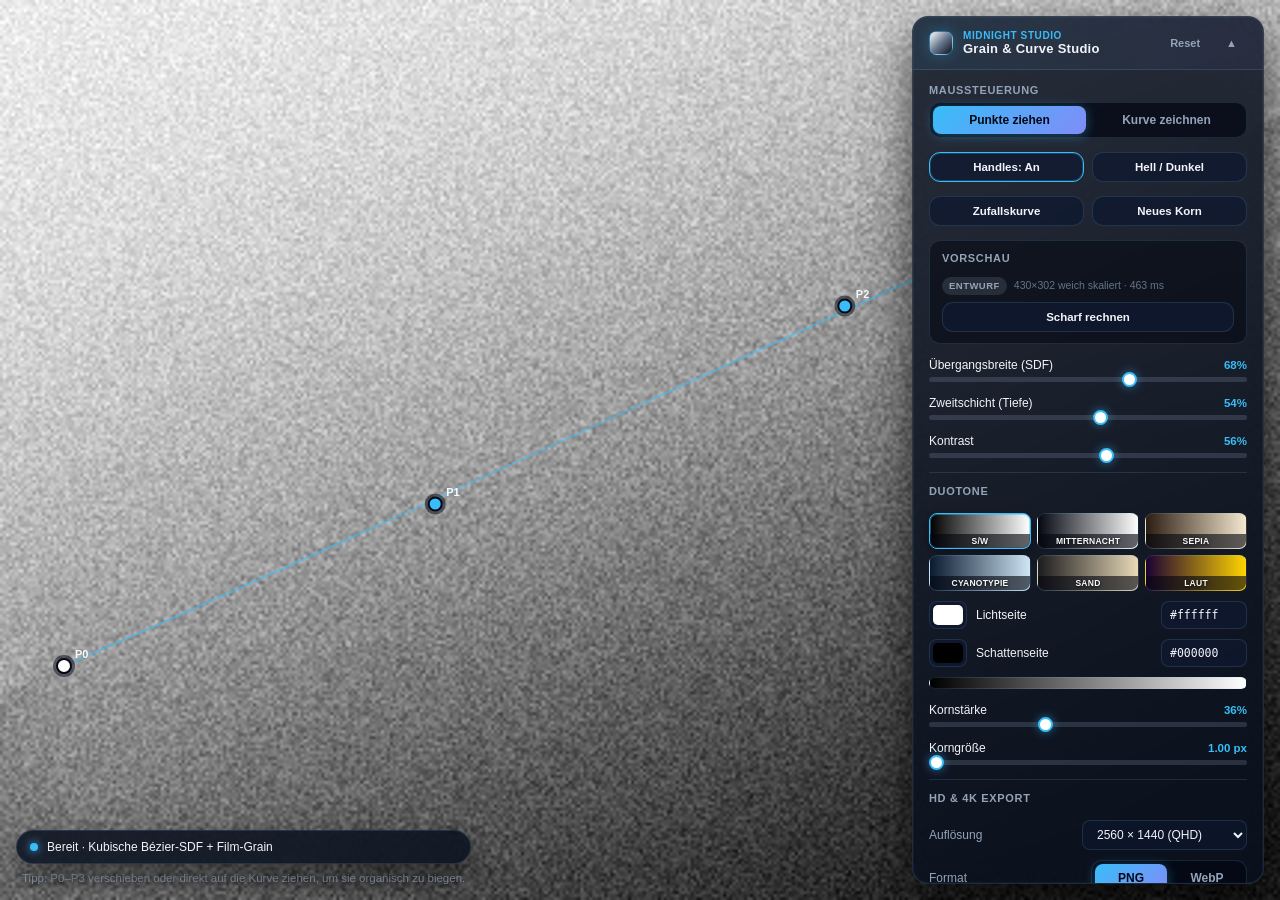
<file: tools/grain_curve_studio.html>
<!DOCTYPE html>
<html lang="de">
<head>
  <meta charset="UTF-8" />
  <meta name="viewport" content="width=device-width, initial-scale=1.0" />
  <title>Grain &amp; Curve Studio</title>
  <style>
    /* =========================================================================
       Design Tokens: Midnight Blue & Neon / Slate-Dark Studio Theme
       ========================================================================= */
    :root {
      --bg-void: #050811;
      --bg-panel: rgba(9, 15, 30, 0.84);
      --bg-panel-solid: #0c1428;
      --bg-control: rgba(15, 25, 48, 0.78);
      --bg-control-hover: rgba(24, 39, 74, 0.92);
      --border-subtle: rgba(125, 211, 252, 0.14);
      --border-strong: rgba(56, 189, 248, 0.36);
      --text-primary: #f1f5f9;
      --text-secondary: #94a3b8;
      --text-muted: #64748b;
      --accent-cyan: #38bdf8;
      --accent-indigo: #818cf8;
      --accent-glow: rgba(56, 189, 248, 0.28);
      --success: #34d399;
      --danger: #f87171;
      --radius-lg: 16px;
      --radius-md: 11px;
      --radius-sm: 8px;
    }

    *, *::before, *::after {
      box-sizing: border-box;
      margin: 0;
      padding: 0;
    }

    html, body {
      width: 100%;
      height: 100%;
      overflow: hidden;
      background-color: var(--bg-void);
      color: var(--text-primary);
      font-family: -apple-system, BlinkMacSystemFont, "Segoe UI", Roboto, Inter, Helvetica, Arial, sans-serif;
      -webkit-font-smoothing: antialiased;
      user-select: none;
      touch-action: none;
    }

    .app-shell {
      position: relative;
      width: 100vw;
      height: 100vh;
      overflow: hidden;
      background: radial-gradient(circle at 20% 20%, #0b1329 0%, #050811 100%);
    }

    /* Haupt-Canvas für Verlauf & Filmkorn */
    #gradientCanvas {
      position: absolute;
      inset: 0;
      width: 100%;
      height: 100%;
      display: block;
    }

    /* Interaktives Overlay-Canvas für Bézier-Handles & Freihand-Kurve */
    #overlayCanvas {
      position: absolute;
      inset: 0;
      width: 100%;
      height: 100%;
      display: block;
      z-index: 10;
      cursor: grab;
    }

    #overlayCanvas.mode-draw {
      cursor: crosshair;
    }

    #overlayCanvas.is-dragging {
      cursor: grabbing;
    }

    /* Untere Status- und Hinweis-Leiste */
    .status-dock {
      position: fixed;
      left: 16px;
      bottom: 16px;
      z-index: 20;
      display: flex;
      flex-direction: column;
      gap: 8px;
      max-width: min(460px, calc(100vw - 32px));
      pointer-events: none;
    }

    .status-pill {
      display: inline-flex;
      align-items: center;
      gap: 9px;
      padding: 8px 13px;
      border-radius: 999px;
      background: var(--bg-panel);
      border: 1px solid var(--border-subtle);
      backdrop-filter: blur(16px);
      box-shadow: 0 12px 32px rgba(0, 0, 0, 0.55);
      font-size: 12px;
      line-height: 1.35;
      color: var(--text-primary);
      pointer-events: auto;
    }

    .status-dot {
      width: 8px;
      height: 8px;
      border-radius: 50%;
      flex-shrink: 0;
      background: var(--accent-cyan);
      box-shadow: 0 0 10px var(--accent-cyan);
    }

    .status-dot.busy {
      background: var(--accent-indigo);
      box-shadow: 0 0 10px var(--accent-indigo);
    }

    .status-dot.success {
      background: var(--success);
      box-shadow: 0 0 10px var(--success);
    }

    .status-dot.error {
      background: var(--danger);
      box-shadow: 0 0 10px var(--danger);
    }

    .hint-text {
      font-size: 11.5px;
      color: var(--text-secondary);
      padding: 0 6px;
      text-shadow: 0 1px 6px rgba(0, 0, 0, 0.9);
    }

    /* Fallback-Link Box, falls ein Sandbox-Iframe direkten Download blockiert */
    .fallback-box {
      display: none;
      align-items: center;
      justify-content: space-between;
      gap: 10px;
      padding: 10px 13px;
      border-radius: var(--radius-md);
      background: var(--bg-panel-solid);
      border: 1px solid var(--border-strong);
      box-shadow: 0 14px 36px rgba(0, 0, 0, 0.65);
      font-size: 12px;
      pointer-events: auto;
    }

    .fallback-box.visible {
      display: flex;
    }

    .fallback-link {
      color: var(--accent-cyan);
      font-weight: 600;
      text-decoration: underline;
      white-space: nowrap;
    }

    /* Studio Control Panel (Rechts oben) */
    .studio-panel {
      position: fixed;
      top: 16px;
      right: 16px;
      z-index: 25;
      width: min(352px, calc(100vw - 32px));
      max-height: calc(100vh - 32px);
      display: flex;
      flex-direction: column;
      border-radius: var(--radius-lg);
      background: var(--bg-panel);
      border: 1px solid var(--border-subtle);
      backdrop-filter: blur(18px);
      box-shadow: 0 20px 50px rgba(0, 0, 0, 0.68), 0 0 0 1px rgba(255, 255, 255, 0.03) inset;
      overflow: hidden;
    }

    .panel-header {
      display: flex;
      align-items: center;
      justify-content: space-between;
      padding: 13px 16px;
      border-bottom: 1px solid var(--border-subtle);
      background: linear-gradient(90deg, rgba(56, 189, 248, 0.08), rgba(129, 140, 248, 0.05));
    }

    .brand-group {
      display: flex;
      align-items: center;
      gap: 10px;
    }

    .brand-badge {
      width: 24px;
      height: 24px;
      border-radius: 8px;
      background: linear-gradient(135deg, #ffffff 0%, #64748b 52%, #090d16 100%);
      border: 1px solid rgba(56, 189, 248, 0.45);
      box-shadow: 0 0 14px var(--accent-glow);
    }

    .brand-title {
      font-size: 13px;
      font-weight: 700;
      letter-spacing: 0.02em;
      color: var(--text-primary);
    }

    .brand-sub {
      display: block;
      font-size: 10px;
      color: var(--accent-cyan);
      letter-spacing: 0.06em;
      text-transform: uppercase;
      font-weight: 600;
    }

    .header-actions {
      display: flex;
      align-items: center;
      gap: 6px;
    }

    .icon-btn {
      padding: 6px 9px;
      border-radius: var(--radius-sm);
      border: 1px solid transparent;
      background: transparent;
      color: var(--text-secondary);
      font-size: 11px;
      font-weight: 600;
      cursor: pointer;
      transition: all 0.15s ease;
    }

    .icon-btn:hover {
      color: var(--text-primary);
      background: var(--bg-control-hover);
      border-color: var(--border-subtle);
    }

    .panel-body {
      padding: 14px 16px 16px;
      overflow-y: auto;
      display: flex;
      flex-direction: column;
      gap: 14px;
    }

    .panel-body.collapsed {
      display: none;
    }

    .panel-body::-webkit-scrollbar {
      width: 5px;
    }

    .panel-body::-webkit-scrollbar-thumb {
      background: rgba(148, 163, 184, 0.25);
      border-radius: 999px;
    }

    .section-label {
      display: block;
      font-size: 11px;
      font-weight: 600;
      text-transform: uppercase;
      letter-spacing: 0.06em;
      color: var(--text-secondary);
      margin-bottom: 6px;
    }

    /* Segmented Controls */
    .segmented {
      display: grid;
      grid-template-columns: 1fr 1fr;
      gap: 4px;
      padding: 3px;
      border-radius: var(--radius-md);
      background: rgba(4, 8, 18, 0.72);
      border: 1px solid var(--border-subtle);
    }

    .seg-btn {
      padding: 7px 10px;
      border: none;
      border-radius: var(--radius-sm);
      background: transparent;
      color: var(--text-secondary);
      font-size: 12px;
      font-weight: 600;
      cursor: pointer;
      transition: all 0.16s ease;
    }

    .seg-btn:hover {
      color: var(--text-primary);
    }

    .seg-btn.active {
      background: linear-gradient(135deg, var(--accent-cyan), var(--accent-indigo));
      color: #040814;
      box-shadow: 0 2px 12px rgba(56, 189, 248, 0.35);
    }

    .btn-row {
      display: grid;
      grid-template-columns: 1fr 1fr;
      gap: 8px;
    }

    .secondary-btn {
      padding: 8px 10px;
      border-radius: var(--radius-md);
      border: 1px solid var(--border-subtle);
      background: var(--bg-control);
      color: var(--text-primary);
      font-size: 11.5px;
      font-weight: 600;
      cursor: pointer;
      transition: all 0.15s ease;
      display: inline-flex;
      align-items: center;
      justify-content: center;
      gap: 6px;
    }

    .secondary-btn:hover {
      background: var(--bg-control-hover);
      border-color: var(--border-strong);
    }

    .secondary-btn.is-active {
      border-color: var(--accent-cyan);
      box-shadow: 0 0 0 1px rgba(56, 189, 248, 0.25) inset;
    }

    /* Slider Controls */
    .control-group {
      display: flex;
      flex-direction: column;
      gap: 5px;
    }

    .control-top {
      display: flex;
      align-items: center;
      justify-content: space-between;
      font-size: 12px;
    }

    .control-name {
      color: var(--text-primary);
      font-weight: 500;
    }

    .control-val {
      color: var(--accent-cyan);
      font-weight: 600;
      font-variant-numeric: tabular-nums;
      font-size: 11.5px;
    }

    input[type="range"] {
      -webkit-appearance: none;
      appearance: none;
      width: 100%;
      height: 5px;
      border-radius: 999px;
      background: rgba(148, 163, 184, 0.22);
      outline: none;
      cursor: pointer;
    }

    input[type="range"]::-webkit-slider-thumb {
      -webkit-appearance: none;
      appearance: none;
      width: 15px;
      height: 15px;
      border-radius: 50%;
      background: #ffffff;
      border: 2px solid var(--accent-cyan);
      box-shadow: 0 0 10px rgba(56, 189, 248, 0.55);
      cursor: pointer;
      transition: transform 0.12s ease;
    }

    input[type="range"]::-webkit-slider-thumb:hover {
      transform: scale(1.15);
    }

    input[type="range"]::-moz-range-thumb {
      width: 15px;
      height: 15px;
      border-radius: 50%;
      background: #ffffff;
      border: 2px solid var(--accent-cyan);
      box-shadow: 0 0 10px rgba(56, 189, 248, 0.55);
      cursor: pointer;
    }

    /* Export Sektion */
    .export-section {
      padding-top: 12px;
      border-top: 1px solid var(--border-subtle);
      display: flex;
      flex-direction: column;
      gap: 10px;
    }

    .field-row {
      display: flex;
      align-items: center;
      justify-content: space-between;
      gap: 10px;
    }

    .field-label {
      font-size: 12px;
      color: var(--text-secondary);
      font-weight: 500;
    }

    select.studio-select {
      background: var(--bg-panel-solid);
      color: var(--text-primary);
      border: 1px solid var(--border-subtle);
      border-radius: var(--radius-sm);
      padding: 6px 10px;
      font-size: 12px;
      font-weight: 500;
      cursor: pointer;
      outline: none;
    }

    select.studio-select:focus {
      border-color: var(--accent-cyan);
    }

    .format-seg {
      width: 156px;
    }

    .webp-quality-box {
      display: none;
      flex-direction: column;
      gap: 5px;
      padding: 9px 11px;
      border-radius: var(--radius-md);
      background: rgba(56, 189, 248, 0.06);
      border: 1px solid rgba(56, 189, 248, 0.2);
    }

    .webp-quality-box.visible {
      display: flex;
    }

    .export-btn {
      width: 100%;
      padding: 10px 14px;
      border: none;
      border-radius: var(--radius-md);
      background: linear-gradient(135deg, #38bdf8 0%, #6366f1 100%);
      color: #040814;
      font-size: 12.5px;
      font-weight: 700;
      letter-spacing: 0.01em;
      cursor: pointer;
      box-shadow: 0 8px 24px rgba(56, 189, 248, 0.32);
      transition: transform 0.14s ease, filter 0.14s ease, opacity 0.14s ease;
    }

    .export-btn:hover:not(:disabled) {
      transform: translateY(-1px);
      filter: brightness(1.06);
    }

    .export-btn:active:not(:disabled) {
      transform: translateY(0);
    }

    .export-btn:disabled {
      opacity: 0.6;
      cursor: wait;
    }

    /* Vorschau-Qualität */
    .preview-section {
      display: flex;
      flex-direction: column;
      gap: 7px;
      padding: 11px 12px;
      border-radius: var(--radius-md);
      background: rgba(4, 8, 18, 0.55);
      border: 1px solid var(--border-subtle);
    }

    .preview-status {
      display: flex;
      align-items: center;
      gap: 7px;
      font-size: 10.5px;
      line-height: 1.45;
      color: var(--text-muted);
      font-variant-numeric: tabular-nums;
    }

    .preview-badge {
      flex-shrink: 0;
      padding: 2px 7px;
      border-radius: 999px;
      font-size: 9.5px;
      font-weight: 700;
      letter-spacing: 0.05em;
      text-transform: uppercase;
      background: rgba(148, 163, 184, 0.18);
      color: var(--text-secondary);
    }

    .preview-badge.is-sharp {
      background: rgba(52, 211, 153, 0.16);
      color: var(--success);
    }

    /* Duotone-Farbwahl */
    .duotone-section {
      display: flex;
      flex-direction: column;
      gap: 10px;
      padding-top: 12px;
      border-top: 1px solid var(--border-subtle);
    }

    .preset-row {
      display: grid;
      grid-template-columns: repeat(3, 1fr);
      gap: 6px;
    }

    .preset-btn {
      position: relative;
      height: 36px;
      padding: 0;
      border-radius: var(--radius-sm);
      border: 1px solid var(--border-subtle);
      cursor: pointer;
      overflow: hidden;
      transition: border-color 0.15s ease, box-shadow 0.15s ease, transform 0.12s ease;
    }

    .preset-btn:hover {
      transform: translateY(-1px);
      border-color: var(--border-strong);
    }

    .preset-btn.active {
      border-color: var(--accent-cyan);
      box-shadow: 0 0 0 1px rgba(56, 189, 248, 0.45) inset, 0 4px 14px rgba(0, 0, 0, 0.4);
    }

    .preset-name {
      position: absolute;
      left: 0;
      right: 0;
      bottom: 0;
      padding: 2px 3px;
      font-size: 8.5px;
      font-weight: 700;
      letter-spacing: 0.03em;
      text-transform: uppercase;
      text-align: center;
      color: #f8fafc;
      background: rgba(5, 8, 17, 0.62);
      text-shadow: 0 1px 3px rgba(0, 0, 0, 0.9);
    }

    .color-row {
      display: grid;
      grid-template-columns: auto 1fr auto;
      align-items: center;
      gap: 9px;
    }

    .color-row input[type="color"] {
      -webkit-appearance: none;
      appearance: none;
      width: 38px;
      height: 28px;
      padding: 0;
      border: 1px solid var(--border-subtle);
      border-radius: var(--radius-sm);
      background: var(--bg-control);
      cursor: pointer;
    }

    .color-row input[type="color"]::-webkit-color-swatch-wrapper {
      padding: 3px;
    }

    .color-row input[type="color"]::-webkit-color-swatch {
      border: none;
      border-radius: 5px;
    }

    .color-row input[type="color"]::-moz-color-swatch {
      border: none;
      border-radius: 5px;
    }

    .color-name {
      font-size: 12px;
      color: var(--text-primary);
      font-weight: 500;
    }

    .hex-input {
      width: 86px;
      padding: 6px 8px;
      border-radius: var(--radius-sm);
      border: 1px solid var(--border-subtle);
      background: var(--bg-control);
      color: var(--text-primary);
      font-family: ui-monospace, SFMono-Regular, Menlo, Consolas, monospace;
      font-size: 11.5px;
      font-variant-numeric: tabular-nums;
      outline: none;
      user-select: text;
      -webkit-user-select: text;
    }

    .hex-input:focus {
      border-color: var(--accent-cyan);
    }

    .hex-input.invalid {
      border-color: var(--danger);
      color: var(--danger);
    }

    .ramp-preview {
      height: 12px;
      border-radius: 999px;
      border: 1px solid var(--border-subtle);
      background: linear-gradient(90deg, #000000 0%, #ffffff 100%);
    }

    @media (max-width: 640px) {
      .studio-panel {
        top: 10px;
        right: 10px;
        width: calc(100vw - 20px);
        max-height: calc(100vh - 110px);
      }

      .status-dock {
        left: 10px;
        bottom: 10px;
        max-width: calc(100vw - 20px);
      }
    }
  </style>
</head>
<body>
  <div class="app-shell">
    <!-- Haupt-Canvas für den mehrschichtigen Verlauf & das Filmkorn -->
    <canvas id="gradientCanvas"></canvas>

    <!-- Overlay-Canvas für Bézier-Kontrollpunkte & Freihand-Zeichnen -->
    <canvas id="overlayCanvas"></canvas>

    <!-- Live-Statusanzeige & Sandbox-Fallback -->
    <div class="status-dock">
      <div id="fallbackBox" class="fallback-box">
        <span id="fallbackMsg">Direkter Download blockiert?</span>
        <a id="fallbackLink" class="fallback-link" href="#" target="_blank" rel="noopener">Datei öffnen / speichern</a>
      </div>
      <div class="status-pill">
        <span id="statusDot" class="status-dot"></span>
        <span id="statusText">Bereit · Kubische Bézier-SDF + Film-Grain</span>
      </div>
      <div id="hintText" class="hint-text">
        Tipp: P0–P3 verschieben oder direkt auf die Kurve ziehen, um sie organisch zu biegen.
      </div>
    </div>

    <!-- Rechtes Studio-Bedienfeld -->
    <aside class="studio-panel" aria-label="Studio Einstellungen">
      <div class="panel-header">
        <div class="brand-group">
          <div class="brand-badge" aria-hidden="true"></div>
          <div>
            <span class="brand-sub">Midnight Studio</span>
            <h1 class="brand-title">Grain &amp; Curve Studio</h1>
          </div>
        </div>
        <div class="header-actions">
          <button id="resetBtn" type="button" class="icon-btn" title="Auf Standardwerte zurücksetzen">Reset</button>
          <button id="collapseBtn" type="button" class="icon-btn" title="Panel ein-/ausklappen" aria-expanded="true">▲</button>
        </div>
      </div>

      <div id="panelBody" class="panel-body">
        <!-- Kurven-Werkzeug -->
        <div>
          <span class="section-label">Maussteuerung</span>
          <div class="segmented" role="group" aria-label="Kurvenmodus">
            <button id="modeDragBtn" type="button" class="seg-btn active">Punkte ziehen</button>
            <button id="modeDrawBtn" type="button" class="seg-btn">Kurve zeichnen</button>
          </div>
        </div>

        <!-- Handles & Kurvenaktionen -->
        <div class="btn-row">
          <button id="toggleHandlesBtn" type="button" class="secondary-btn is-active">
            <span>Handles: An</span>
          </button>
          <button id="invertBtn" type="button" class="secondary-btn">
            <span>Hell / Dunkel</span>
          </button>
        </div>

        <div class="btn-row">
          <button id="randomBtn" type="button" class="secondary-btn">
            <span>Zufallskurve</span>
          </button>
          <button id="reseedBtn" type="button" class="secondary-btn">
            <span>Neues Korn</span>
          </button>
        </div>

        <!-- Vorschau-Qualität: billiger Entwurf vs. exakter Stand -->
        <div class="preview-section">
          <span class="section-label">Vorschau</span>
          <div class="preview-status">
            <span id="previewBadge" class="preview-badge">Entwurf</span>
            <span id="previewText">wird berechnet …</span>
          </div>
          <button id="sharpBtn" type="button" class="secondary-btn">
            <span>Scharf rechnen</span>
          </button>
        </div>

        <!-- Verlaufsparameter -->
        <div class="control-group">
          <div class="control-top">
            <label for="spreadSlider" class="control-name">Übergangsbreite (SDF)</label>
            <span id="spreadVal" class="control-val">68%</span>
          </div>
          <input id="spreadSlider" type="range" min="12" max="100" value="68" />
        </div>

        <div class="control-group">
          <div class="control-top">
            <label for="layerSlider" class="control-name">Zweitschicht (Tiefe)</label>
            <span id="layerVal" class="control-val">54%</span>
          </div>
          <input id="layerSlider" type="range" min="0" max="100" value="54" />
        </div>

        <div class="control-group">
          <div class="control-top">
            <label for="contrastSlider" class="control-name">Kontrast</label>
            <span id="contrastVal" class="control-val">56%</span>
          </div>
          <input id="contrastSlider" type="range" min="0" max="100" value="56" />
        </div>

        <!-- Duotone: Farbwahl für Licht- und Schattenseite -->
        <div class="duotone-section">
          <span class="section-label">Duotone</span>

          <div id="presetRow" class="preset-row" role="group" aria-label="Duotone-Voreinstellungen"></div>

          <div class="color-row">
            <input id="lightColorInput" type="color" value="#ffffff" aria-label="Farbe der Lichtseite" />
            <label for="lightHexInput" class="color-name">Lichtseite</label>
            <input id="lightHexInput" class="hex-input" type="text" value="#ffffff" maxlength="7"
                   spellcheck="false" autocomplete="off" aria-label="Hex-Wert der Lichtseite" />
          </div>

          <div class="color-row">
            <input id="darkColorInput" type="color" value="#000000" aria-label="Farbe der Schattenseite" />
            <label for="darkHexInput" class="color-name">Schattenseite</label>
            <input id="darkHexInput" class="hex-input" type="text" value="#000000" maxlength="7"
                   spellcheck="false" autocomplete="off" aria-label="Hex-Wert der Schattenseite" />
          </div>

          <div id="rampPreview" class="ramp-preview" aria-hidden="true"></div>
        </div>

        <!-- Filmkorn-Parameter -->
        <div class="control-group">
          <div class="control-top">
            <label for="grainStrengthSlider" class="control-name">Kornstärke</label>
            <span id="grainStrengthVal" class="control-val">36%</span>
          </div>
          <input id="grainStrengthSlider" type="range" min="0" max="100" value="36" />
        </div>

        <div class="control-group">
          <div class="control-top">
            <label for="grainSizeSlider" class="control-name">Korngröße</label>
            <span id="grainSizeVal" class="control-val">1.00 px</span>
          </div>
          <input id="grainSizeSlider" type="range" min="100" max="260" value="100" />
        </div>

        <!-- Export-Bereich -->
        <div class="export-section">
          <span class="section-label">HD &amp; 4K Export</span>

          <div class="field-row">
            <label for="resolutionSelect" class="field-label">Auflösung</label>
            <select id="resolutionSelect" class="studio-select">
              <option value="1920x1080">1920 × 1080 (Full HD)</option>
              <option value="2560x1440" selected>2560 × 1440 (QHD)</option>
              <option value="3840x2160">3840 × 2160 (4K UHD)</option>
            </select>
          </div>

          <div class="field-row">
            <span class="field-label">Format</span>
            <div class="segmented format-seg" role="group" aria-label="Exportformat">
              <button id="fmtPngBtn" type="button" class="seg-btn active">PNG</button>
              <button id="fmtWebpBtn" type="button" class="seg-btn">WebP</button>
            </div>
          </div>

          <div id="webpQualityBox" class="webp-quality-box">
            <div class="control-top">
              <label for="webpQualitySlider" class="control-name">WebP-Qualität</label>
              <span id="webpQualityVal" class="control-val">0.95</span>
            </div>
            <input id="webpQualitySlider" type="range" min="10" max="100" value="95" />
          </div>

          <button id="exportBtn" type="button" class="export-btn">
            PNG herunterladen
          </button>
        </div>
      </div>
    </aside>
  </div>

  <script>
    /**
     * =========================================================================
     * GRAIN & CURVE STUDIO — Vollständige Rendering-, Interaktions- & Export-Engine
     * =========================================================================
     */

    // Standard-Konfiguration im normalisierten Koordinatenraum [0..1] x [0..1]
    const DEFAULT_CONFIG = {
      p0: { x: 0.05, y: 0.74 },
      p1: { x: 0.34, y: 0.56 },
      p2: { x: 0.66, y: 0.34 },
      p3: { x: 0.95, y: 0.16 },
      spread: 68,          // 12..100: Übergangsbreite um die SDF-Kurve
      layering: 54,        // 0..100: Mehrstufige zweite weiche Tiefenschicht
      contrast: 56,        // 0..100: S-Kurven-Kontrast & Endpunkt-Spreizung
      grainStrength: 36,   // 0..100: Stärke des Gauß-ähnlichen Filmkorns
      grainSize: 100,      // 100..260 -> 1.00..2.60 px Blockgröße
      invert: false,       // Vertauscht Hell- und Dunkel-Seite
      showHandles: true,   // Zeigt Kontrollpunkte und Kurven-Handles im Overlay
      mode: 'drag',        // 'drag' | 'draw'
      format: 'png',       // 'png' | 'webp'
      webpQuality: 95,     // 10..100 -> 0.10..1.00
      resolution: '2560x1440',
      seed: 48271,
      colorDark: '#000000',  // Schattenseite (Luminanz 0) — neutral = exakte S/W-Parität
      colorLight: '#ffffff', // Lichtseite (Luminanz 1)
      preset: 'sw'           // Aktives Duotone-Preset, 'custom' bei eigener Farbe
    };

    /**
     * Kuratierte Duotone-Paare. "sw" ist das neutrale Standardpaar und liefert
     * per Konstruktion exakt die Ausgabe des früheren Schwarzweiß-Renderers.
     */
    const DUOTONE_PRESETS = [
      { id: 'sw',         name: 'S/W',          dark: '#000000', light: '#ffffff' },
      { id: 'midnight',   name: 'Mitternacht',  dark: '#050811', light: '#fdfdfd' },
      { id: 'sepia',      name: 'Sepia',        dark: '#2b1d12', light: '#f4e8d0' },
      { id: 'cyanotype',  name: 'Cyanotypie',   dark: '#0a1a2f', light: '#cfe6f5' },
      { id: 'sand',       name: 'Sand',         dark: '#1c1c1e', light: '#e8d9b8' },
      { id: 'loud',       name: 'Laut',         dark: '#1b0033', light: '#ffd400' }
    ];

    // Ziel-Pixelmenge der Entwurfsvorschau. Die SDF-Abfrage kostet pro Pixel
    // ~180 Segmenttests, deshalb wird die Vorschau klein gerechnet und weich
    // hochskaliert: ~130 000 px bedeuten gemessen ~90 ms pro Bild, während das
    // native Canvas mit 2880×1800 über 4 Sekunden braucht.
    const PREVIEW_TARGET_PIXELS = 130000;
    const PREVIEW_MIN_EDGE = 64;
    // Budget pro Animationsframe für streifenweises Rendern (Vorschau & Export).
    // Gemessen: ein Band dieser Größe kostet unter Last ~40–90 ms Pixelarbeit,
    // der Frame-Deckel verhindert, dass daraus ein Hänger wird. Kleinere Bänder
    // kosten mehr Frames (jeder Frame kostet allein ~17 ms Takt), größere Bänder
    // machen die Oberfläche träger.
    const BAND_FRAME_BUDGET_MS = 40;
    const BAND_TARGET_PIXELS = 60000;
    const STORAGE_KEY = 'grain-curve-studio:v1';

    const state = {
      ...DEFAULT_CONFIG,
      p0: { ...DEFAULT_CONFIG.p0 },
      p1: { ...DEFAULT_CONFIG.p1 },
      p2: { ...DEFAULT_CONFIG.p2 },
      p3: { ...DEFAULT_CONFIG.p3 }
    };

    // DOM-Referenzen
    const gradientCanvas = document.getElementById('gradientCanvas');
    const gradientCtx = gradientCanvas.getContext('2d', { alpha: false });
    const overlayCanvas = document.getElementById('overlayCanvas');
    const overlayCtx = overlayCanvas.getContext('2d');

    const ui = {
      statusDot: document.getElementById('statusDot'),
      statusText: document.getElementById('statusText'),
      hintText: document.getElementById('hintText'),
      fallbackBox: document.getElementById('fallbackBox'),
      fallbackMsg: document.getElementById('fallbackMsg'),
      fallbackLink: document.getElementById('fallbackLink'),
      resetBtn: document.getElementById('resetBtn'),
      collapseBtn: document.getElementById('collapseBtn'),
      panelBody: document.getElementById('panelBody'),
      modeDragBtn: document.getElementById('modeDragBtn'),
      modeDrawBtn: document.getElementById('modeDrawBtn'),
      toggleHandlesBtn: document.getElementById('toggleHandlesBtn'),
      invertBtn: document.getElementById('invertBtn'),
      randomBtn: document.getElementById('randomBtn'),
      reseedBtn: document.getElementById('reseedBtn'),
      spreadSlider: document.getElementById('spreadSlider'),
      spreadVal: document.getElementById('spreadVal'),
      layerSlider: document.getElementById('layerSlider'),
      layerVal: document.getElementById('layerVal'),
      contrastSlider: document.getElementById('contrastSlider'),
      contrastVal: document.getElementById('contrastVal'),
      grainStrengthSlider: document.getElementById('grainStrengthSlider'),
      grainStrengthVal: document.getElementById('grainStrengthVal'),
      grainSizeSlider: document.getElementById('grainSizeSlider'),
      grainSizeVal: document.getElementById('grainSizeVal'),
      resolutionSelect: document.getElementById('resolutionSelect'),
      fmtPngBtn: document.getElementById('fmtPngBtn'),
      fmtWebpBtn: document.getElementById('fmtWebpBtn'),
      webpQualityBox: document.getElementById('webpQualityBox'),
      webpQualitySlider: document.getElementById('webpQualitySlider'),
      webpQualityVal: document.getElementById('webpQualityVal'),
      exportBtn: document.getElementById('exportBtn'),
      presetRow: document.getElementById('presetRow'),
      lightColorInput: document.getElementById('lightColorInput'),
      lightHexInput: document.getElementById('lightHexInput'),
      darkColorInput: document.getElementById('darkColorInput'),
      darkHexInput: document.getElementById('darkHexInput'),
      rampPreview: document.getElementById('rampPreview'),
      sharpBtn: document.getElementById('sharpBtn'),
      previewBadge: document.getElementById('previewBadge'),
      previewText: document.getElementById('previewText')
    };

    // Interaktionszustand für Maus & Touch
    const interaction = {
      activeHandle: null,      // 'p0' | 'p1' | 'p2' | 'p3' | 'curve' | null
      hoveredHandle: null,     // Hover-Status für Cursor-Feedback
      curveDragOffsetY: 0,     // Vertikaler Versatz beim Ziehen direkt auf der Kurve
      curveDragT: 0.5,         // Parameter t [0..1] auf der Kurve beim Ziehen
      isDrawingFreehand: false,// Aktives Zeichnen im Modus "Kurve zeichnen"
      freehandPoints: [],      // Gesammelte Punkte in normalisierten Koordinaten [0..1]
      isInteracting: false     // True während aktiver Maus-/Touch-Bewegung
    };

    let renderFrameId = null;
    let pendingFastRender = false;
    let pendingFullDraft = false;
    let currentFallbackObjectUrl = null;

    // Offscreen-Canvas für die billige Entwurfsvorschau
    const previewCanvas = document.createElement('canvas');
    const previewCtx = previewCanvas.getContext('2d', { alpha: false });

    // Zustand der Vorschau: 'draft-fast' (während des Ziehens) | 'draft' | 'sharp'
    let previewQuality = 'draft';
    let lastDraftMs = null;
    let sharpJob = null;      // Laufender streifenweiser Scharf-Render
    let exportJob = null;     // Laufender streifenweiser Export-Render
    let saveTimer = null;
    // Nach "Reset" ist der gespeicherte Stand bewusst gelöscht. Der Autosave
    // bleibt aus, bis der Nutzer wieder etwas ändert — sonst würde der
    // pagehide-Save beim Entladen die Defaults zurückschreiben.
    let autosaveEnabled = true;

    function setStatus(message, type = 'normal') {
      ui.statusText.textContent = message;
      ui.statusDot.className = 'status-dot';
      if (type === 'busy') ui.statusDot.classList.add('busy');
      if (type === 'success') ui.statusDot.classList.add('success');
      if (type === 'error') ui.statusDot.classList.add('error');
    }

    function clamp(val, min, max) {
      return val < min ? min : (val > max ? max : val);
    }

    function smoothstep(edge0, edge1, x) {
      const t = clamp((x - edge0) / (edge1 - edge0), 0, 1);
      return t * t * (3 - 2 * t);
    }

    /**
     * =========================================================================
     * Duotone-Farbmathematik
     * =========================================================================
     */

    /** Akzeptiert "#rrggbb" und "rrggbb" (jede Schreibweise), liefert "#rrggbb" oder null. */
    function normalizeHex(value) {
      if (typeof value !== 'string') return null;
      const raw = value.trim().replace(/^#/, '');
      if (!/^[0-9a-fA-F]{6}$/.test(raw)) return null;
      return '#' + raw.toLowerCase();
    }

    function hexToRgb(hex) {
      const normalized = normalizeHex(hex);
      if (!normalized) return null;
      return [
        parseInt(normalized.slice(1, 3), 16),
        parseInt(normalized.slice(3, 5), 16),
        parseInt(normalized.slice(5, 7), 16)
      ];
    }

    function srgbToLinear(channel) {
      const v = channel / 255;
      return v <= 0.04045 ? v / 12.92 : Math.pow((v + 0.055) / 1.055, 2.4);
    }

    function linearToSrgb(value) {
      const v = value <= 0.0031308 ? value * 12.92 : 1.055 * Math.pow(value, 1 / 2.4) - 0.055;
      return clamp(v, 0, 1) * 255;
    }

    /** sRGB -> Oklab (Ottosson), damit die Rampe perzeptuell gleichmäßig verläuft. */
    function rgbToOklab(rgb) {
      const r = srgbToLinear(rgb[0]);
      const g = srgbToLinear(rgb[1]);
      const b = srgbToLinear(rgb[2]);

      const l = Math.cbrt(0.4122214708 * r + 0.5363325363 * g + 0.0514459929 * b);
      const m = Math.cbrt(0.2119034982 * r + 0.6806995451 * g + 0.1073969566 * b);
      const s = Math.cbrt(0.0883024619 * r + 0.2817188376 * g + 0.6299787005 * b);

      return [
        0.2104542553 * l + 0.7936177850 * m - 0.0040720468 * s,
        1.9779984951 * l - 2.4285922050 * m + 0.4505937099 * s,
        0.0259040371 * l + 0.7827717662 * m - 0.8086757660 * s
      ];
    }

    function oklabToRgb(lab) {
      const L = lab[0];
      const A = lab[1];
      const B = lab[2];

      const l_ = L + 0.3963377774 * A + 0.2158037573 * B;
      const m_ = L - 0.1055613458 * A - 0.0638541728 * B;
      const s_ = L - 0.0894841775 * A - 1.2914855480 * B;

      const l = l_ * l_ * l_;
      const m = m_ * m_ * m_;
      const s = s_ * s_ * s_;

      return [
        linearToSrgb(4.0767416621 * l - 3.3077115913 * m + 0.2309699292 * s),
        linearToSrgb(-1.2684380046 * l + 2.6097574011 * m - 0.3413193965 * s),
        linearToSrgb(-0.0041960863 * l - 0.7034186147 * m + 1.7076147010 * s)
      ];
    }

    /**
     * Baut die 256-stufige Duotone-LUT, indiziert mit dem bereits quantisierten
     * Luminanzbyte.
     *
     * Nur für das exakte Standardpaar #000000/#ffffff wird die Rampe analytisch
     * als Identität gebaut: das garantiert Byte-Parität zum früheren
     * Schwarzweiß-Renderer, unabhängig von der Genauigkeit des Oklab-Roundtrips.
     * Alle anderen Paare — auch selbst gewählte Grautöne — laufen über Oklab,
     * damit ihre Pegel eingehalten werden (#404040/#c0c0c0 -> 64..192).
     */
    function buildDuotoneLut(darkHex, lightHex) {
      const dark = hexToRgb(darkHex) || [0, 0, 0];
      const light = hexToRgb(lightHex) || [255, 255, 255];
      const lut = new Uint8ClampedArray(256 * 3);

      const isPureMonochrome = dark[0] === 0 && dark[1] === 0 && dark[2] === 0
        && light[0] === 255 && light[1] === 255 && light[2] === 255;

      if (isPureMonochrome) {
        for (let k = 0; k < 256; k++) {
          lut[k * 3] = k;
          lut[k * 3 + 1] = k;
          lut[k * 3 + 2] = k;
        }
        return lut;
      }

      const a = rgbToOklab(dark);
      const b = rgbToOklab(light);

      for (let k = 0; k < 256; k++) {
        const t = k / 255;
        const rgb = oklabToRgb([
          a[0] + (b[0] - a[0]) * t,
          a[1] + (b[1] - a[1]) * t,
          a[2] + (b[2] - a[2]) * t
        ]);
        lut[k * 3] = Math.round(rgb[0]);
        lut[k * 3 + 1] = Math.round(rgb[1]);
        lut[k * 3 + 2] = Math.round(rgb[2]);
      }

      return lut;
    }

    function cssRamp(darkHex, lightHex) {
      return `linear-gradient(90deg, ${darkHex} 0%, ${lightHex} 100%)`;
    }

    /** Findet das Preset zu einem Farbpaar oder 'custom'. */
    function matchPreset(darkHex, lightHex) {
      const found = DUOTONE_PRESETS.find((p) => p.dark === darkHex && p.light === lightHex);
      return found ? found.id : 'custom';
    }

    /**
     * Evaluiert einen Punkt auf der kubischen Bézier-Kurve für Parameter t in [0..1].
     */
    function evalCubicBezier(p0, p1, p2, p3, t) {
      const u = 1 - t;
      const tt = t * t;
      const uu = u * u;
      const uuu = uu * u;
      const ttt = tt * t;

      return {
        x: uuu * p0.x + 3 * uu * t * p1.x + 3 * u * tt * p2.x + ttt * p3.x,
        y: uuu * p0.y + 3 * uu * t * p1.y + 3 * u * tt * p2.y + ttt * p3.y
      };
    }

    /**
     * Erzeugt eine fein abgetastete Polylinie entlang der kubischen Bézier-Kurve.
     */
    function sampleBezierPolyline(cfg, steps = 160) {
      const pts = new Array(steps + 1);
      for (let i = 0; i <= steps; i++) {
        const t = i / steps;
        pts[i] = evalCubicBezier(cfg.p0, cfg.p1, cfg.p2, cfg.p3, t);
      }
      return pts;
    }

    /**
     * Berechnet den vorzeichenbehafteten Abstand (Signed Distance Function) eines Punktes (px, py)
     * in Seitenverhältnis-korrigierten Koordinaten zur kubischen Bézier-Kurve.
     * Positiv = unterhalb/rechts der Kurve, Negativ = oberhalb/links der Kurve.
     */
    function computeSignedDistanceToCurve(px, py, polyline, aspectRatio) {
      const sx = px * aspectRatio;
      const sy = py;

      let minDistSq = Infinity;
      let signedDist = 0;

      for (let i = 0; i < polyline.length - 1; i++) {
        const ax = polyline[i].x * aspectRatio;
        const ay = polyline[i].y;
        const bx = polyline[i + 1].x * aspectRatio;
        const by = polyline[i + 1].y;

        const abx = bx - ax;
        const aby = by - ay;
        const abLenSq = abx * abx + aby * aby;

        let proj = 0;
        if (abLenSq > 1e-10) {
          proj = clamp(((sx - ax) * abx + (sy - ay) * aby) / abLenSq, 0, 1);
        }

        const cx = ax + abx * proj;
        const cy = ay + aby * proj;
        const dx = sx - cx;
        const dy = sy - cy;
        const distSq = dx * dx + dy * dy;

        if (distSq < minDistSq) {
          minDistSq = distSq;
          const dist = Math.sqrt(distSq);
          // Vorzeichen aus Kreuzprodukt von Kurvenrichtung und Vektor zum Punkt
          const cross = abx * (sy - ay) - aby * (sx - ax);
          const sign = cross >= 0 ? 1 : -1;
          signedDist = sign * dist;
        }
      }

      return signedDist;
    }

    /**
     * Schneller 32-Bit Integer-Hash für deterministisches, fleckenfreies Per-Pixel-Rauschen.
     */
    function hash32(x, y, seed) {
      let h = Math.imul(x | 0, 374761393) + Math.imul(y | 0, 668265263) + Math.imul(seed | 0, 1442695041);
      h = Math.imul(h ^ (h >>> 13), 1274126177);
      return ((h ^ (h >>> 16)) >>> 0) / 4294967296;
    }

    /**
     * Erzeugt ein glockenförmiges (Gauß-ähnliches) Rauschen in [-1..1] durch
     * Summation von drei unabhängigen Uniform-Samples (Irwin-Hall-Annäherung).
     * Vermeidet harte Ausreißer und sorgt für edles analoges Filmkorn.
     */
    function gaussianGrain(gx, gy, seed) {
      const n1 = hash32(gx, gy, seed);
      const n2 = hash32(gx + 1013, gy - 709, seed ^ 0x9e3779b9);
      const n3 = hash32(gx - 2027, gy + 1423, seed ^ 0x85ebca6b);
      // (n1 + n2 + n3) liegt in [0..3] mit Mittelwert 1.5; normiert auf ca. [-1..1]
      return ((n1 + n2 + n3) - 1.5) * (2 / 1.5);
    }

    /**
     * Erstellt den Renderplan: alle vom Pixel unabhängigen Größen plus die
     * Ziel-ImageData. Ein Plan kann am Stück (synchron), streifenweise über
     * requestAnimationFrame oder für den Export abgearbeitet werden — die
     * Pixelmathematik ist in allen drei Fällen identisch.
     */
    function createScenePlan(ctx, width, height, cfg, fastPreview = false) {
      const aspectRatio = width / height;
      const polylineSteps = fastPreview ? 72 : 180;
      const polyline = sampleBezierPolyline(cfg, polylineSteps);

      return {
        width,
        height,
        aspectRatio,
        polyline,
        // Basis-Übergangsbreite aus Slider (12..100 -> ca. 0.14..1.15 in normalisierten Einheiten)
        spreadNorm: 0.14 + (cfg.spread / 100) * 1.02,
        layerAmount: cfg.layering / 100,
        grainAmount: cfg.grainStrength / 100,
        grainBlockSize: fastPreview
          ? Math.max(1.5, (cfg.grainSize / 100) * 1.5)
          : (cfg.grainSize / 100),
        // Endpunkt-Spreizung (Schwarz- und Weißpunkt leicht anziehen bei höherem Kontrast)
        blackFloor: 0.03 + (cfg.contrast / 100) * 0.06,
        whiteCeiling: 0.98 - (cfg.contrast / 100) * 0.03,
        // S-Kurven-Schärfe für den Kontrastregler
        sCurvePower: 0.72 + (cfg.contrast / 100) * 1.35,
        invert: !!cfg.invert,
        seed: cfg.seed,
        // Bei Fast-Preview ggf. 2x2-Blöcke mitteln für flüssiges Dragging
        step: (fastPreview && width * height > 1200000) ? 2 : 1,
        lut: buildDuotoneLut(cfg.colorDark, cfg.colorLight),
        imgData: ctx.createImageData(width, height),
        nextY: 0
      };
    }

    /**
     * Rendert die Zeilen [yStart, yEnd) des Plans in dessen ImageData.
     * yStart wird auf ein Vielfaches von plan.step ausgerichtet, damit
     * 2x2-Blöcke an Streifengrenzen nicht auseinandergerissen werden.
     */
    function paintSceneRows(plan, yStart, yEnd) {
      const width = plan.width;
      const height = plan.height;
      const aspectRatio = plan.aspectRatio;
      const polyline = plan.polyline;
      const spreadNorm = plan.spreadNorm;
      const layerAmount = plan.layerAmount;
      const grainAmount = plan.grainAmount;
      const grainBlockSize = plan.grainBlockSize;
      const blackFloor = plan.blackFloor;
      const whiteCeiling = plan.whiteCeiling;
      const sCurvePower = plan.sCurvePower;
      const invert = plan.invert;
      const seed = plan.seed;
      const step = plan.step;
      const lut = plan.lut;
      const data = plan.imgData.data;

      const startY = Math.max(0, yStart - (yStart % step));
      const endY = Math.min(height, yEnd);

      for (let y = startY; y < endY; y += step) {
        const ny = (y + 0.5) / height;

        for (let x = 0; x < width; x += step) {
          const nx = (x + 0.5) / width;

          // 1. Primäre SDF-Distanz zur Bézier-Kurve
          const sd = computeSignedDistanceToCurve(nx, ny, polyline, aspectRatio);

          // Weicher Grundverlauf entlang der SDF (oben/links hell -> unten/rechts dunkel)
          let primaryT = smoothstep(-spreadNorm, spreadNorm, sd);

          // Kontrast-Shaping auf den Grundverlauf anwenden
          if (Math.abs(sCurvePower - 1.0) > 0.01) {
            primaryT = Math.pow(clamp(primaryT, 0, 1), sCurvePower);
          }

          // 2. Mehrstufige Zweitschicht: breitere, weiche Tiefenwelle parallel zur Kurve
          // Verhindert flache oder "patchy" Übergänge durch sanfte Mehrschichtigkeit
          const secondarySpread = spreadNorm * 1.65 + 0.18;
          const secondaryShift = 0.08 * aspectRatio * 0.35;
          const secondaryT = smoothstep(-secondarySpread, secondarySpread, sd + secondaryShift);

          // Sanfte Kombination aus Primärschicht und zweiter weicher Schicht
          let lum = primaryT * (1 - layerAmount * 0.42) + secondaryT * (layerAmount * 0.42);

          // Auf Weiß-/Schwarzpunkt abbilden (hell = 1.0, dunkel = 0.0 vor Invertierung)
          lum = whiteCeiling - lum * (whiteCeiling - blackFloor);

          if (invert) {
            lum = 1.0 - lum;
          }

          lum = clamp(lum, 0, 1);

          // 3. Pixelgenaues, glockenförmiges Filmkorn mit Luminanz-Gewichtung
          // (In extremen Schatten und Lichtern etwas dezenter, in Mitten besonders authentisch)
          const midtoneMask = 0.45 + 0.55 * (1.0 - Math.pow(2.0 * lum - 1.0, 2.0));
          const gx = Math.floor(x / grainBlockSize);
          const gy = Math.floor(y / grainBlockSize);
          const grainSample = gaussianGrain(gx, gy, seed);
          const grainDelta = grainSample * (grainAmount * 0.24) * midtoneMask;

          const finalVal = clamp((lum + grainDelta) * 255, 0, 255);
          const byteVal = Math.round(finalVal);

          // 4. Luminanz über die Duotone-LUT auf Farbe abbilden.
          //    Bei neutralen Stops gilt lut[k] = (k, k, k), also exakt die
          //    Ausgabe des früheren Schwarzweiß-Renderers.
          const lutIndex = byteVal * 3;
          const outR = lut[lutIndex];
          const outG = lut[lutIndex + 1];
          const outB = lut[lutIndex + 2];

          // Pixel (und ggf. 2x2-Vorschau-Block) schreiben
          for (let dy = 0; dy < step && y + dy < height; dy++) {
            for (let dx = 0; dx < step && x + dx < width; dx++) {
              const idx = ((y + dy) * width + (x + dx)) * 4;
              data[idx] = outR;
              data[idx + 1] = outG;
              data[idx + 2] = outB;
              data[idx + 3] = 255;
            }
          }
        }
      }
    }

    /** Schreibt die Zeilen [yStart, yEnd) des Plans auf das Ziel-Canvas. */
    function commitSceneRows(plan, ctx, yStart, yEnd) {
      const startY = Math.max(0, yStart - (yStart % plan.step));
      const endY = Math.min(plan.height, yEnd);
      if (endY <= startY) return;
      ctx.putImageData(plan.imgData, 0, 0, 0, startY, plan.width, endY - startY);
    }

    /**
     * Synchroner Komplett-Render (Vorschau-Offscreen und Rückfallpfad).
     * Für die hochauflösende Vorschau und den Export wird stattdessen
     * runProgressiveRender() genutzt, damit die Oberfläche bedienbar bleibt.
     */
    function renderGradientScene(ctx, width, height, cfg, fastPreview = false) {
      if (width <= 0 || height <= 0) return;
      const plan = createScenePlan(ctx, width, height, cfg, fastPreview);
      paintSceneRows(plan, 0, height);
      commitSceneRows(plan, ctx, 0, height);
    }

    /**
     * Rendert einen Plan streifenweise über requestAnimationFrame, mit einem
     * Zeitbudget pro Frame. Liefert ein Handle mit cancel(); der Rückgabewert
     * von onProgress ist der Fortschritt in [0..1].
     */
    function runProgressiveRender(plan, ctx, options = {}) {
      const height = plan.height;
      const bandHeight = Math.max(plan.step, options.bandHeight || Math.floor(BAND_TARGET_PIXELS / Math.max(1, plan.width)));
      const onProgress = options.onProgress || function () {};
      const onDone = options.onDone || function () {};

      const job = {
        cancelled: false,
        finished: false,
        rafId: null,
        plan,
        cancel() {
          if (job.finished || job.cancelled) return;
          job.cancelled = true;
          if (job.rafId !== null) cancelAnimationFrame(job.rafId);
          job.rafId = null;
          if (typeof options.onCancel === 'function') options.onCancel();
        }
      };

      const paintFrame = () => {
        job.rafId = null;
        if (job.cancelled) return;

        const frameStart = performance.now();
        let painted = 0;

        while (plan.nextY < height) {
          if (painted > 0 && performance.now() - frameStart >= BAND_FRAME_BUDGET_MS) break;
          const yEnd = Math.min(height, plan.nextY + bandHeight);
          paintSceneRows(plan, plan.nextY, yEnd);
          commitSceneRows(plan, ctx, plan.nextY, yEnd);
          plan.nextY = yEnd;
          painted++;
        }

        onProgress(plan.nextY / height);

        if (plan.nextY < height) {
          job.rafId = requestAnimationFrame(paintFrame);
        } else {
          job.finished = true;
          onDone();
        }
      };

      job.rafId = requestAnimationFrame(paintFrame);
      return job;
    }

    /**
     * Größe der Entwurfsvorschau: auf PREVIEW_TARGET_PIXELS normiert, damit die
     * Bildzeit unabhängig von Fenster- und DPR-Größe konstant bleibt.
     */
    function previewSizeFor(width, height) {
      const total = Math.max(1, width * height);
      const scale = Math.min(1, Math.sqrt(PREVIEW_TARGET_PIXELS / total));
      return {
        width: Math.max(PREVIEW_MIN_EDGE, Math.round(width * scale)),
        height: Math.max(PREVIEW_MIN_EDGE, Math.round(height * scale))
      };
    }

    /**
     * Rechnet die billige Entwurfsvorschau in ein Offscreen-Canvas und skaliert
     * sie weich auf das sichtbare Canvas. Die SDF kommt damit auf ~130 000 statt
     * mehrerer Millionen Pixel — der Unterschied zwischen ~40 ms und 4 Sekunden.
     */
    function renderDraftPreview(fastPreview) {
      const target = previewSizeFor(gradientCanvas.width, gradientCanvas.height);

      if (previewCanvas.width !== target.width || previewCanvas.height !== target.height) {
        previewCanvas.width = target.width;
        previewCanvas.height = target.height;
      }

      const started = performance.now();
      renderGradientScene(previewCtx, target.width, target.height, state, fastPreview);
      lastDraftMs = performance.now() - started;

      gradientCtx.imageSmoothingEnabled = true;
      if ('imageSmoothingQuality' in gradientCtx) {
        gradientCtx.imageSmoothingQuality = 'high';
      }
      gradientCtx.drawImage(
        previewCanvas,
        0, 0, target.width, target.height,
        0, 0, gradientCanvas.width, gradientCanvas.height
      );

      previewQuality = fastPreview ? 'draft-fast' : 'draft';
      updatePreviewNote();
    }

    /**
     * Zeichnet die interaktiven Bézier-Kontrollpunkte, Tangenten und Freihand-Linie
     * auf das Overlay-Canvas (wird beim Export niemals mitgerendert).
     */
    function renderOverlay(width, height) {
      overlayCtx.clearRect(0, 0, width, height);

      // Aktive Freihand-Skizze anzeigen, falls der Nutzer gerade zeichnet
      if (interaction.isDrawingFreehand && interaction.freehandPoints.length > 1) {
        overlayCtx.save();
        overlayCtx.beginPath();
        const pts = interaction.freehandPoints;
        overlayCtx.moveTo(pts[0].x * width, pts[0].y * height);
        for (let i = 1; i < pts.length; i++) {
          overlayCtx.lineTo(pts[i].x * width, pts[i].y * height);
        }
        overlayCtx.strokeStyle = '#38bdf8';
        overlayCtx.lineWidth = 2.5;
        overlayCtx.setLineDash([6, 4]);
        overlayCtx.stroke();
        overlayCtx.restore();
      }

      if (!state.showHandles) return;

      const p0 = { x: state.p0.x * width, y: state.p0.y * height };
      const p1 = { x: state.p1.x * width, y: state.p1.y * height };
      const p2 = { x: state.p2.x * width, y: state.p2.y * height };
      const p3 = { x: state.p3.x * width, y: state.p3.y * height };

      overlayCtx.save();

      // Kontroll-Linien (P0 -> P1 und P3 -> P2)
      overlayCtx.strokeStyle = 'rgba(148, 163, 184, 0.45)';
      overlayCtx.lineWidth = 1.25;
      overlayCtx.setLineDash([5, 5]);
      overlayCtx.beginPath();
      overlayCtx.moveTo(p0.x, p0.y);
      overlayCtx.lineTo(p1.x, p1.y);
      overlayCtx.moveTo(p3.x, p3.y);
      overlayCtx.lineTo(p2.x, p2.y);
      overlayCtx.stroke();
      overlayCtx.setLineDash([]);

      // Hauptkurve hervorheben
      const isCurveHovered = interaction.hoveredHandle === 'curve' || interaction.activeHandle === 'curve';
      overlayCtx.strokeStyle = isCurveHovered ? 'rgba(56, 189, 248, 0.92)' : 'rgba(56, 189, 248, 0.58)';
      overlayCtx.lineWidth = isCurveHovered ? 2.5 : 1.75;
      overlayCtx.beginPath();
      overlayCtx.moveTo(p0.x, p0.y);
      overlayCtx.bezierCurveTo(p1.x, p1.y, p2.x, p2.y, p3.x, p3.y);
      overlayCtx.stroke();

      // Kontrollpunkte P0, P1, P2, P3 zeichnen
      const handles = [
        { id: 'p0', label: 'P0', pt: p0, isAnchor: true },
        { id: 'p1', label: 'P1', pt: p1, isAnchor: false },
        { id: 'p2', label: 'P2', pt: p2, isAnchor: false },
        { id: 'p3', label: 'P3', pt: p3, isAnchor: true }
      ];

      for (const h of handles) {
        const active = interaction.activeHandle === h.id || interaction.hoveredHandle === h.id;
        const radius = active ? 8.5 : (h.isAnchor ? 7 : 6.5);

        // Äußerer Glow
        overlayCtx.beginPath();
        overlayCtx.arc(h.pt.x, h.pt.y, radius + 4, 0, Math.PI * 2);
        overlayCtx.fillStyle = active ? 'rgba(56, 189, 248, 0.28)' : 'rgba(9, 15, 30, 0.55)';
        overlayCtx.fill();

        // Punkt-Füllung
        overlayCtx.beginPath();
        overlayCtx.arc(h.pt.x, h.pt.y, radius, 0, Math.PI * 2);
        overlayCtx.fillStyle = h.isAnchor ? '#ffffff' : '#38bdf8';
        overlayCtx.fill();
        overlayCtx.lineWidth = 2;
        overlayCtx.strokeStyle = '#050811';
        overlayCtx.stroke();

        // Label
        overlayCtx.font = '600 11px -apple-system, BlinkMacSystemFont, "Segoe UI", Roboto, sans-serif';
        overlayCtx.fillStyle = '#f8fafc';
        overlayCtx.fillText(h.label, h.pt.x + 11, h.pt.y - 8);
      }

      overlayCtx.restore();
    }

    /**
     * Passt die Canvas-Größen an den Viewport an und plant ein Neuzeichnen.
     */
    function resizeCanvases() {
      const dpr = Math.min(window.devicePixelRatio || 1, 2);
      const width = Math.max(1, Math.floor(window.innerWidth * dpr));
      const height = Math.max(1, Math.floor(window.innerHeight * dpr));

      if (gradientCanvas.width !== width || gradientCanvas.height !== height) {
        gradientCanvas.width = width;
        gradientCanvas.height = height;
      }

      if (overlayCanvas.width !== width || overlayCanvas.height !== height) {
        overlayCanvas.width = width;
        overlayCanvas.height = height;
      }
    }

    function scheduleRender(fastPreview = false) {
      // Jede Zustandsänderung macht einen laufenden Scharf-Render ungültig:
      // er gehört zu einem Stand, den es nicht mehr gibt. Der Abbruch wird
      // gemeldet, damit kein veralteter Fortschritt im Status stehen bleibt.
      if (cancelSharpRender()) {
        setStatus('Scharf-Render verworfen – Entwurfsvorschau aktiv', 'normal');
      }

      // Zwei getrennte Merker, weil beide Anfragen im selben Frame eintreffen
      // können (z. B. Tippen im Hex-Feld = schnell, blur = scharf). Dann gewinnt
      // die scharfe Anfrage, sonst bliebe die Vorschau auf dem Fast-Pfad stehen.
      if (fastPreview) {
        pendingFastRender = true;
      } else {
        pendingFullDraft = true;
      }
      if (renderFrameId !== null) return;

      renderFrameId = requestAnimationFrame(() => {
        renderFrameId = null;
        resizeCanvases();
        const useFast = pendingFastRender && !pendingFullDraft;
        pendingFastRender = false;
        pendingFullDraft = false;

        // Ein Render pro Frame; der scharfe Entwurf folgt über das jeweilige
        // Abschlussereignis: pointerup beim Ziehen, 'change' beim Regler und
        // beim System-Farbwähler, blur beim Hex-Feld.
        renderDraftPreview(useFast);
        renderOverlay(overlayCanvas.width, overlayCanvas.height);
      });
    }

    /**
     * =========================================================================
     * Streifenweiser Scharf-Render & Vorschau-Status
     * =========================================================================
     */

    function updatePreviewNote() {
      const isSharp = previewQuality === 'sharp';
      ui.previewBadge.textContent = isSharp ? 'Scharf' : (previewQuality === 'draft-fast' ? 'Entwurf live' : 'Entwurf');
      ui.previewBadge.classList.toggle('is-sharp', isSharp);

      if (isSharp) {
        ui.previewText.textContent = `${gradientCanvas.width}×${gradientCanvas.height} exakt gerendert`;
        return;
      }

      const target = previewSizeFor(gradientCanvas.width, gradientCanvas.height);
      const timing = lastDraftMs === null ? '' : ` · ${Math.round(lastDraftMs)} ms`;
      ui.previewText.textContent = `${target.width}×${target.height} weich skaliert${timing}`;
    }

    function setSharpButtonRunning(running, progressPercent = null) {
      const span = ui.sharpBtn.querySelector('span');
      span.textContent = running
        ? (progressPercent === null ? 'Abbrechen' : `Abbrechen (${progressPercent}%)`)
        : 'Scharf rechnen';
      ui.sharpBtn.classList.toggle('is-active', running);
    }

    function cancelSharpRender(message = null) {
      if (!sharpJob) return false;
      sharpJob.cancel();
      sharpJob = null;
      setSharpButtonRunning(false);

      // Ein abgebrochener Lauf hat bereits Streifen exakt gestempelt. Ohne
      // Neuzeichnen bliebe die Fläche halb scharf, während der Status
      // "Entwurfsvorschau aktiv" behauptet — also den Entwurf neu aufbauen.
      previewQuality = 'draft';
      scheduleRender(false);

      if (message) setStatus(message, 'normal');
      return true;
    }

    function startSharpRender() {
      resizeCanvases();
      const width = gradientCanvas.width;
      const height = gradientCanvas.height;

      const plan = createScenePlan(gradientCtx, width, height, state, false);
      setSharpButtonRunning(true, 0);
      setStatus(`Scharf rechnen ${width}×${height} … 0%`, 'busy');

      sharpJob = runProgressiveRender(plan, gradientCtx, {
        bandHeight: Math.max(1, Math.floor(BAND_TARGET_PIXELS / Math.max(1, width))),
        onProgress: (progress) => {
          const pct = Math.round(progress * 100);
          setStatus(`Scharf rechnen ${width}×${height} … ${pct}%`, 'busy');
          setSharpButtonRunning(true, pct);
        },
        onDone: () => {
          sharpJob = null;
          previewQuality = 'sharp';
          setSharpButtonRunning(false);
          updatePreviewNote();
          renderOverlay(overlayCanvas.width, overlayCanvas.height);
          setStatus(`Scharfe Vorschau bereit (${width}×${height})`, 'success');
        }
      });
    }

    ui.sharpBtn.addEventListener('click', () => {
      if (sharpJob) {
        cancelSharpRender('Scharf-Render abgebrochen – Entwurfsvorschau aktiv');
        return;
      }
      startSharpRender();
    });

    /**
     * =========================================================================
     * Interaktive Maus- & Touch-Steuerung auf dem Canvas
     * =========================================================================
     */

    function getNormalizedPointer(evt) {
      const rect = overlayCanvas.getBoundingClientRect();
      const x = clamp((evt.clientX - rect.left) / Math.max(1, rect.width), 0, 1);
      const y = clamp((evt.clientY - rect.top) / Math.max(1, rect.height), 0, 1);
      return { x, y };
    }

    /**
     * Sucht den nächsten Kontrollpunkt (P0..P3) oder prüft, ob der Zeiger nahe der Kurve liegt.
     */
    function hitTestCurveAndHandles(nx, ny) {
      const rect = overlayCanvas.getBoundingClientRect();
      const aspect = rect.width / Math.max(1, rect.height);
      const px = nx * rect.width;
      const py = ny * rect.height;

      const handleKeys = ['p0', 'p1', 'p2', 'p3'];
      const hitRadiusPx = 18;

      if (state.showHandles) {
        for (const key of handleKeys) {
          const hx = state[key].x * rect.width;
          const hy = state[key].y * rect.height;
          const dist = Math.hypot(px - hx, py - hy);
          if (dist <= hitRadiusPx) {
            return { type: key, t: 0.5 };
          }
        }
      }

      // Prüfen, ob direkt auf die Kurve geklickt/gezogen wird
      let bestT = 0.5;
      let bestDistPx = Infinity;
      const samples = 100;

      for (let i = 0; i <= samples; i++) {
        const t = i / samples;
        const pt = evalCubicBezier(state.p0, state.p1, state.p2, state.p3, t);
        const sx = pt.x * rect.width;
        const sy = pt.y * rect.height;
        const d = Math.hypot(px - sx, py - sy);
        if (d < bestDistPx) {
          bestDistPx = d;
          bestT = t;
        }
      }

      // Etwas großzügigerer Trefferbereich für organisches Biegen direkt auf der Kurve
      if (bestDistPx <= 22 / Math.max(0.7, Math.min(1.4, aspect * 0.6))) {
        return { type: 'curve', t: bestT };
      }

      return null;
    }

    /**
     * Wandelt eine gezeichnete Freihand-Punktkette in eine glatte kubische Bézier-Kurve um.
     */
    function fitFreehandToCubicBezier(rawPoints) {
      if (!rawPoints || rawPoints.length < 2) return null;

      // Glättung der Rohpunkte mit gleitendem Fenster
      const smoothed = rawPoints.map((pt, idx) => {
        const start = Math.max(0, idx - 2);
        const end = Math.min(rawPoints.length - 1, idx + 2);
        let sumX = 0;
        let sumY = 0;
        let count = 0;
        for (let i = start; i <= end; i++) {
          sumX += rawPoints[i].x;
          sumY += rawPoints[i].y;
          count++;
        }
        return { x: sumX / count, y: sumY / count };
      });

      const first = smoothed[0];
      const last = smoothed[smoothed.length - 1];

      // Punkte bei t ≈ 1/3 und t ≈ 2/3 entlang der Pfadlänge abgreifen
      const idxThird = Math.max(1, Math.floor((smoothed.length - 1) * 0.33));
      const idxTwoThirds = Math.min(smoothed.length - 2, Math.floor((smoothed.length - 1) * 0.67));

      const q1 = smoothed[idxThird];
      const q2 = smoothed[idxTwoThirds];

      // Inverse kubische Bézier-Interpolation für P1 und P2 bei t = 1/3 und t = 2/3:
      // B(1/3) = (8/27)*P0 + (12/27)*P1 + (6/27)*P2 + (1/27)*P3
      // B(2/3) = (1/27)*P0 + (6/27)*P1 + (12/27)*P2 + (8/27)*P3
      const rhs1X = q1.x - (8 / 27) * first.x - (1 / 27) * last.x;
      const rhs1Y = q1.y - (8 / 27) * first.y - (1 / 27) * last.y;
      const rhs2X = q2.x - (1 / 27) * first.x - (8 / 27) * last.x;
      const rhs2Y = q2.y - (1 / 27) * first.y - (8 / 27) * last.y;

      // System 12*P1 + 6*P2 = 27*rhs1  und  6*P1 + 12*P2 = 27*rhs2 lösen
      const p1x = clamp((2 * 27 * rhs1X - 27 * rhs2X) / 18, 0, 1);
      const p1y = clamp((2 * 27 * rhs1Y - 27 * rhs2Y) / 18, 0, 1);
      const p2x = clamp((2 * 27 * rhs2X - 27 * rhs1X) / 18, 0, 1);
      const p2y = clamp((2 * 27 * rhs2Y - 27 * rhs1Y) / 18, 0, 1);

      return {
        p0: { x: clamp(first.x, 0, 1), y: clamp(first.y, 0, 1) },
        p1: { x: p1x, y: p1y },
        p2: { x: p2x, y: p2y },
        p3: { x: clamp(last.x, 0, 1), y: clamp(last.y, 0, 1) }
      };
    }

    overlayCanvas.addEventListener('pointerdown', (evt) => {
      if (evt.button !== 0 && evt.pointerType === 'mouse') return;
      overlayCanvas.setPointerCapture(evt.pointerId);

      const pt = getNormalizedPointer(evt);
      interaction.isInteracting = true;

      if (state.mode === 'draw') {
        interaction.isDrawingFreehand = true;
        interaction.freehandPoints = [pt];
        overlayCanvas.classList.add('is-dragging');
        setStatus('Zeichne Kurve – zum Übernehmen loslassen', 'busy');
        scheduleRender(true);
        return;
      }

      const hit = hitTestCurveAndHandles(pt.x, pt.y);
      if (hit) {
        interaction.activeHandle = hit.type;
        overlayCanvas.classList.add('is-dragging');

        if (hit.type === 'curve') {
          interaction.curveDragT = hit.t;
          const curvePt = evalCubicBezier(state.p0, state.p1, state.p2, state.p3, hit.t);
          interaction.curveDragOffsetY = pt.y - curvePt.y;
          setStatus('Biege Kurve organisch...', 'busy');
        } else {
          setStatus(`Verschiebe Kontrollpunkt ${hit.type.toUpperCase()}...`, 'busy');
        }
        scheduleRender(true);
      }
    });

    overlayCanvas.addEventListener('pointermove', (evt) => {
      const pt = getNormalizedPointer(evt);

      if (interaction.isDrawingFreehand) {
        const lastPt = interaction.freehandPoints[interaction.freehandPoints.length - 1];
        if (!lastPt || Math.hypot(pt.x - lastPt.x, pt.y - lastPt.y) > 0.004) {
          interaction.freehandPoints.push(pt);
          scheduleRender(true);
        }
        return;
      }

      if (interaction.activeHandle) {
        if (interaction.activeHandle === 'curve') {
          // Gewünschte Y-Position auf der Kurve an Position curveDragT
          const desiredY = clamp(pt.y - interaction.curveDragOffsetY, 0.02, 0.98);
          const currentPt = evalCubicBezier(state.p0, state.p1, state.p2, state.p3, interaction.curveDragT);
          const deltaY = desiredY - currentPt.y;

          // Gewichteter Einfluss auf P1 und P2 für geschmeidiges Biegen der Kurve
          const t = interaction.curveDragT;
          const w1 = (1 - t) * 1.45 + 0.35;
          const w2 = t * 1.45 + 0.35;

          state.p1.y = clamp(state.p1.y + deltaY * w1, 0, 1);
          state.p2.y = clamp(state.p2.y + deltaY * w2, 0, 1);
          state.p1.x = clamp(state.p1.x + (pt.x - currentPt.x) * 0.25, 0, 1);
          state.p2.x = clamp(state.p2.x + (pt.x - currentPt.x) * 0.25, 0, 1);
        } else {
          state[interaction.activeHandle].x = pt.x;
          state[interaction.activeHandle].y = pt.y;
        }
        scheduleRender(true);
        return;
      }

      // Hover-Erkennung im Drag-Modus
      if (state.mode === 'drag') {
        const hit = hitTestCurveAndHandles(pt.x, pt.y);
        const nextHover = hit ? hit.type : null;
        if (nextHover !== interaction.hoveredHandle) {
          interaction.hoveredHandle = nextHover;
          overlayCanvas.style.cursor = nextHover ? 'grab' : 'default';
          renderOverlay(overlayCanvas.width, overlayCanvas.height);
        }
      }
    });

    function finishPointerInteraction(evt) {
      if (evt && overlayCanvas.hasPointerCapture(evt.pointerId)) {
        overlayCanvas.releasePointerCapture(evt.pointerId);
      }

      if (interaction.isDrawingFreehand) {
        interaction.isDrawingFreehand = false;
        const fitted = fitFreehandToCubicBezier(interaction.freehandPoints);
        interaction.freehandPoints = [];

        if (fitted) {
          state.p0 = fitted.p0;
          state.p1 = fitted.p1;
          state.p2 = fitted.p2;
          state.p3 = fitted.p3;
          setStatus('Freihandkurve in glatte Bézier-Kurve umgewandelt', 'success');
        } else {
          setStatus('Bereit · Kubische Bézier-SDF + Film-Grain', 'normal');
        }
      } else if (interaction.activeHandle) {
        setStatus('Kurve aktualisiert', 'normal');
      }

      interaction.activeHandle = null;
      interaction.isInteracting = false;
      overlayCanvas.classList.remove('is-dragging');
      scheduleRender(false);
      saveStateSoon();
    }

    overlayCanvas.addEventListener('pointerup', finishPointerInteraction);
    overlayCanvas.addEventListener('pointercancel', finishPointerInteraction);

    /**
     * =========================================================================
     * UI-Synchronisation & Controls
     * =========================================================================
     */

    function syncUI() {
      ui.spreadSlider.value = state.spread;
      ui.spreadVal.textContent = `${state.spread}%`;

      ui.layerSlider.value = state.layering;
      ui.layerVal.textContent = `${state.layering}%`;

      ui.contrastSlider.value = state.contrast;
      ui.contrastVal.textContent = `${state.contrast}%`;

      ui.grainStrengthSlider.value = state.grainStrength;
      ui.grainStrengthVal.textContent = `${state.grainStrength}%`;

      const grainPx = (state.grainSize / 100).toFixed(2);
      ui.grainSizeSlider.value = state.grainSize;
      ui.grainSizeVal.textContent = `${grainPx} px`;

      if (state.mode === 'drag') {
        ui.modeDragBtn.classList.add('active');
        ui.modeDrawBtn.classList.remove('active');
        overlayCanvas.classList.remove('mode-draw');
        ui.hintText.textContent = 'Tipp: P0–P3 verschieben oder direkt auf die Kurve ziehen, um sie organisch zu biegen.';
      } else {
        ui.modeDrawBtn.classList.add('active');
        ui.modeDragBtn.classList.remove('active');
        overlayCanvas.classList.add('mode-draw');
        ui.hintText.textContent = 'Zeichenmodus: Mit gedrückter Maustaste eine Kurve zeichnen und loslassen.';
      }

      ui.toggleHandlesBtn.classList.toggle('is-active', state.showHandles);
      ui.toggleHandlesBtn.querySelector('span').textContent = state.showHandles ? 'Handles: An' : 'Handles: Aus';

      ui.invertBtn.classList.toggle('is-active', state.invert);

      const isWebp = state.format === 'webp';
      ui.fmtPngBtn.classList.toggle('active', !isWebp);
      ui.fmtWebpBtn.classList.toggle('active', isWebp);
      ui.fmtPngBtn.classList.toggle('active', !isWebp);
      if (!isWebp) {
        ui.fmtPngBtn.classList.add('active');
        ui.fmtWebpBtn.classList.remove('active');
      } else {
        ui.fmtWebpBtn.classList.add('active');
        ui.fmtPngBtn.classList.remove('active');
      }

      ui.webpQualityBox.classList.toggle('visible', isWebp);
      const qFloat = (state.webpQuality / 100).toFixed(2);
      ui.webpQualitySlider.value = state.webpQuality;
      ui.webpQualityVal.textContent = qFloat;

      ui.resolutionSelect.value = state.resolution;

      // Während eines laufenden Exports zeigt der Knopf Fortschritt/Abbruch.
      if (!exportJob) {
        ui.exportBtn.textContent = isWebp
          ? `WebP herunterladen (${qFloat})`
          : 'PNG herunterladen';
      }

      syncDuotoneUI();
    }

    function bindSlider(slider, key, transformFn = null) {
      slider.addEventListener('input', (e) => {
        const val = parseInt(e.target.value, 10);
        state[key] = transformFn ? transformFn(val) : val;
        syncUI();
        scheduleRender(true);
        saveStateSoon();
      });
      slider.addEventListener('change', () => {
        scheduleRender(false);
        saveStateSoon();
      });
    }

    /**
     * =========================================================================
     * Duotone: Presets, Swatches, Hex-Felder
     * =========================================================================
     */

    function buildPresetButtons() {
      ui.presetRow.innerHTML = '';

      for (const preset of DUOTONE_PRESETS) {
        const btn = document.createElement('button');
        btn.type = 'button';
        btn.className = 'preset-btn';
        btn.dataset.preset = preset.id;
        btn.title = `${preset.name} · Schatten ${preset.dark} · Licht ${preset.light}`;
        btn.setAttribute('aria-label', `Duotone-Preset ${preset.name}`);
        btn.setAttribute('aria-pressed', 'false');
        btn.style.background = cssRamp(preset.dark, preset.light);

        const label = document.createElement('span');
        label.className = 'preset-name';
        label.textContent = preset.name;
        btn.appendChild(label);

        btn.addEventListener('click', () => applyPreset(preset.id));
        ui.presetRow.appendChild(btn);
      }
    }

    function applyPreset(id) {
      const preset = DUOTONE_PRESETS.find((p) => p.id === id);
      if (!preset) return;

      state.colorDark = preset.dark;
      state.colorLight = preset.light;
      state.preset = preset.id;
      syncUI();
      scheduleRender(false);
      saveStateSoon();
      setStatus(`Duotone-Preset: ${preset.name}`, 'normal');
    }

    /**
     * Setzt eine Duotone-Farbe. fast=true nutzt den billigen Pfad (z. B. während
     * der System-Farbwähler offen ist), der anschließende change/blur schärft nach.
     */
    function setDuotoneColor(key, hex, fast = false) {
      const normalized = normalizeHex(hex);
      if (!normalized) return false;
      if (state[key] === normalized) return true;

      state[key] = normalized;
      state.preset = matchPreset(state.colorDark, state.colorLight);
      syncUI();
      scheduleRender(fast);
      saveStateSoon();
      return true;
    }

    /** Spiegelt die Stops in Swatches, Hex-Felder, Preset-Markierung und Rampe. */
    function syncDuotoneUI() {
      ui.rampPreview.style.background = cssRamp(state.colorDark, state.colorLight);

      // Ein fokussiertes Hex-Feld nicht überschreiben, sonst springt der Cursor.
      if (document.activeElement !== ui.lightHexInput) ui.lightHexInput.value = state.colorLight;
      if (document.activeElement !== ui.darkHexInput) ui.darkHexInput.value = state.colorDark;

      ui.lightColorInput.value = state.colorLight;
      ui.darkColorInput.value = state.colorDark;

      for (const btn of ui.presetRow.querySelectorAll('.preset-btn')) {
        const isActive = btn.dataset.preset === state.preset;
        btn.classList.toggle('active', isActive);
        btn.setAttribute('aria-pressed', String(isActive));
      }
    }

    function bindHexField(input, key) {
      input.addEventListener('input', () => {
        const normalized = normalizeHex(input.value);

        if (!normalized) {
          // Ungültige Eingabe wird markiert, aber nie übernommen: der bisherige
          // Zustand bleibt gültig, beim Verlassen wird der Text zurückgesetzt.
          input.classList.add('invalid');
          return;
        }

        input.classList.remove('invalid');
        setDuotoneColor(key, normalized, true);
      });

      input.addEventListener('blur', () => {
        input.classList.remove('invalid');
        input.value = state[key];
        scheduleRender(false);
      });

      input.addEventListener('keydown', (event) => {
        if (event.key === 'Enter') {
          event.preventDefault();
          input.blur();
        }
      });
    }

    ui.lightColorInput.addEventListener('input', () => setDuotoneColor('colorLight', ui.lightColorInput.value, true));
    ui.lightColorInput.addEventListener('change', () => {
      setDuotoneColor('colorLight', ui.lightColorInput.value);
      setStatus(`Lichtseite: ${state.colorLight}`, 'normal');
    });

    ui.darkColorInput.addEventListener('input', () => setDuotoneColor('colorDark', ui.darkColorInput.value, true));
    ui.darkColorInput.addEventListener('change', () => {
      setDuotoneColor('colorDark', ui.darkColorInput.value);
      setStatus(`Schattenseite: ${state.colorDark}`, 'normal');
    });

    bindHexField(ui.lightHexInput, 'colorLight');
    bindHexField(ui.darkHexInput, 'colorDark');

    /**
     * =========================================================================
     * Persistenz des letzten Stands (localStorage)
     * =========================================================================
     */

    function collectState() {
      return {
        p0: { ...state.p0 },
        p1: { ...state.p1 },
        p2: { ...state.p2 },
        p3: { ...state.p3 },
        spread: state.spread,
        layering: state.layering,
        contrast: state.contrast,
        grainStrength: state.grainStrength,
        grainSize: state.grainSize,
        invert: state.invert,
        showHandles: state.showHandles,
        mode: state.mode,
        format: state.format,
        webpQuality: state.webpQuality,
        resolution: state.resolution,
        seed: state.seed,
        colorDark: state.colorDark,
        colorLight: state.colorLight
      };
    }

    function saveStateNow() {
      if (saveTimer) {
        clearTimeout(saveTimer);
        saveTimer = null;
      }
      if (!autosaveEnabled) return;
      try {
        localStorage.setItem(STORAGE_KEY, JSON.stringify({ version: 1, state: collectState() }));
      } catch (_) {
        // Privater Modus oder voller Speicher: Persistenz ist optional, das
        // Studio läuft ohne sie unverändert weiter.
      }
    }

    function saveStateSoon() {
      autosaveEnabled = true;
      if (saveTimer) clearTimeout(saveTimer);
      saveTimer = setTimeout(saveStateNow, 180);
    }

    function clearSavedState() {
      autosaveEnabled = false;
      if (saveTimer) {
        clearTimeout(saveTimer);
        saveTimer = null;
      }
      try {
        localStorage.removeItem(STORAGE_KEY);
      } catch (_) {
        // Siehe saveStateNow()
      }
    }

    /**
     * Lädt den letzten Stand. Jeder fehlende, falsche oder beschädigte Wert
     * fällt einzeln auf seinen Default zurück statt den Start zu verhindern.
     */
    function loadSavedState() {
      let saved = null;

      try {
        const raw = localStorage.getItem(STORAGE_KEY);
        if (!raw) return false;
        const parsed = JSON.parse(raw);
        saved = parsed && typeof parsed === 'object' ? parsed.state : null;
      } catch (_) {
        return false;
      }

      if (!saved || typeof saved !== 'object') return false;

      const num = (value, min, max, fallback) =>
        (typeof value === 'number' && isFinite(value)) ? clamp(value, min, max) : fallback;

      const point = (value, fallback) =>
        (value && typeof value.x === 'number' && typeof value.y === 'number'
          && isFinite(value.x) && isFinite(value.y))
          ? { x: clamp(value.x, 0, 1), y: clamp(value.y, 0, 1) }
          : { ...fallback };

      state.p0 = point(saved.p0, DEFAULT_CONFIG.p0);
      state.p1 = point(saved.p1, DEFAULT_CONFIG.p1);
      state.p2 = point(saved.p2, DEFAULT_CONFIG.p2);
      state.p3 = point(saved.p3, DEFAULT_CONFIG.p3);

      state.spread = Math.round(num(saved.spread, 12, 100, DEFAULT_CONFIG.spread));
      state.layering = Math.round(num(saved.layering, 0, 100, DEFAULT_CONFIG.layering));
      state.contrast = Math.round(num(saved.contrast, 0, 100, DEFAULT_CONFIG.contrast));
      state.grainStrength = Math.round(num(saved.grainStrength, 0, 100, DEFAULT_CONFIG.grainStrength));
      state.grainSize = Math.round(num(saved.grainSize, 100, 260, DEFAULT_CONFIG.grainSize));
      state.webpQuality = Math.round(num(saved.webpQuality, 10, 100, DEFAULT_CONFIG.webpQuality));
      state.seed = num(saved.seed, 0, 4294967295, DEFAULT_CONFIG.seed) >>> 0;

      state.invert = saved.invert === true;
      state.showHandles = saved.showHandles !== false;
      state.mode = saved.mode === 'draw' ? 'draw' : 'drag';
      state.format = saved.format === 'webp' ? 'webp' : 'png';
      state.resolution = /^\d{3,5}x\d{3,5}$/.test(saved.resolution)
        ? saved.resolution
        : DEFAULT_CONFIG.resolution;

      state.colorDark = normalizeHex(saved.colorDark) || DEFAULT_CONFIG.colorDark;
      state.colorLight = normalizeHex(saved.colorLight) || DEFAULT_CONFIG.colorLight;
      // Preset immer aus den geladenen Farben ableiten, nicht aus der Datei übernehmen.
      state.preset = matchPreset(state.colorDark, state.colorLight);

      return true;
    }

    bindSlider(ui.spreadSlider, 'spread');
    bindSlider(ui.layerSlider, 'layering');
    bindSlider(ui.contrastSlider, 'contrast');
    bindSlider(ui.grainStrengthSlider, 'grainStrength');
    bindSlider(ui.grainSizeSlider, 'grainSize');
    bindSlider(ui.webpQualitySlider, 'webpQuality');

    ui.modeDragBtn.addEventListener('click', () => {
      state.mode = 'drag';
      syncUI();
      renderOverlay(overlayCanvas.width, overlayCanvas.height);
      saveStateSoon();
    });

    ui.modeDrawBtn.addEventListener('click', () => {
      state.mode = 'draw';
      syncUI();
      renderOverlay(overlayCanvas.width, overlayCanvas.height);
      saveStateSoon();
    });

    ui.toggleHandlesBtn.addEventListener('click', () => {
      state.showHandles = !state.showHandles;
      syncUI();
      renderOverlay(overlayCanvas.width, overlayCanvas.height);
      saveStateSoon();
    });

    ui.invertBtn.addEventListener('click', () => {
      state.invert = !state.invert;
      syncUI();
      scheduleRender(false);
      saveStateSoon();
      setStatus(state.invert ? 'Hell/Dunkel invertiert' : 'Standard-Hell/Dunkel aktiv', 'normal');
    });

    ui.randomBtn.addEventListener('click', () => {
      const rand = (min, max) => min + Math.random() * (max - min);
      state.p0 = { x: rand(0.02, 0.14), y: rand(0.55, 0.88) };
      state.p1 = { x: rand(0.22, 0.45), y: rand(0.15, 0.85) };
      state.p2 = { x: rand(0.55, 0.78), y: rand(0.15, 0.85) };
      state.p3 = { x: rand(0.86, 0.98), y: rand(0.12, 0.48) };
      syncUI();
      scheduleRender(false);
      saveStateSoon();
      setStatus('Neue zufällige Bézier-Kurve erzeugt', 'success');
    });

    ui.reseedBtn.addEventListener('click', () => {
      state.seed = ((state.seed + Math.floor(1000 + Math.random() * 8999)) ^ 0x5bd1e995) >>> 0;
      scheduleRender(false);
      saveStateSoon();
      setStatus(`Neuer Filmkorn-Seed (#${state.seed}) gerendert`, 'success');
    });

    ui.resetBtn.addEventListener('click', () => {
      Object.assign(state, {
        ...DEFAULT_CONFIG,
        p0: { ...DEFAULT_CONFIG.p0 },
        p1: { ...DEFAULT_CONFIG.p1 },
        p2: { ...DEFAULT_CONFIG.p2 },
        p3: { ...DEFAULT_CONFIG.p3 }
      });
      clearSavedState();
      syncUI();
      scheduleRender(false);
      setStatus('Alle Werte auf Standard zurückgesetzt (gespeicherter Stand gelöscht)', 'normal');
    });

    ui.collapseBtn.addEventListener('click', () => {
      const isCollapsed = ui.panelBody.classList.toggle('collapsed');
      ui.collapseBtn.textContent = isCollapsed ? '▼' : '▲';
      ui.collapseBtn.setAttribute('aria-expanded', String(!isCollapsed));
    });

    ui.fmtPngBtn.addEventListener('click', () => {
      state.format = 'png';
      ui.fallbackBox.classList.remove('visible');
      syncUI();
      saveStateSoon();
    });

    ui.fmtWebpBtn.addEventListener('click', () => {
      state.format = 'webp';
      ui.fallbackBox.classList.remove('visible');
      syncUI();
      saveStateSoon();
    });

    ui.resolutionSelect.addEventListener('change', () => {
      state.resolution = ui.resolutionSelect.value;
      syncUI();
      saveStateSoon();
    });

    /**
     * =========================================================================
     * Robuster Export-Mechanismus (PNG & WebP in FHD / QHD / 4K mit Fallbacks)
     * =========================================================================
     */

    function clearFallbackUrl() {
      if (currentFallbackObjectUrl) {
        URL.revokeObjectURL(currentFallbackObjectUrl);
        currentFallbackObjectUrl = null;
      }
    }

    function showSandboxFallback(blob, filename, mimeType) {
      clearFallbackUrl();
      try {
        currentFallbackObjectUrl = URL.createObjectURL(blob);
        ui.fallbackLink.href = currentFallbackObjectUrl;
        ui.fallbackLink.download = filename;
      } catch (_) {
        // Falls Blob-URLs nicht erlaubt sind, Data-URL als letzten Fallback nutzen
        try {
          const tempCanvas = document.createElement('canvas');
          tempCanvas.width = 4;
          tempCanvas.height = 4;
          ui.fallbackLink.href = tempCanvas.toDataURL(mimeType);
          ui.fallbackLink.download = filename;
        } catch (__) {
          // Kein Link möglich
        }
      }
      ui.fallbackMsg.textContent = `Download durch Umgebung blockiert (${filename}):`;
      ui.fallbackBox.classList.add('visible');
    }

    function triggerBlobDownload(blob, filename, mimeType) {
      let objectUrl = null;
      try {
        objectUrl = URL.createObjectURL(blob);
        const anchor = document.createElement('a');
        anchor.style.display = 'none';
        anchor.href = objectUrl;
        anchor.download = filename;
        anchor.rel = 'noopener';

        document.body.appendChild(anchor);
        anchor.click();

        // Nach kurzer Verzögerung aufräumen
        setTimeout(() => {
          if (anchor.parentNode) {
            anchor.parentNode.removeChild(anchor);
          }
          if (objectUrl) {
            URL.revokeObjectURL(objectUrl);
          }
        }, 2500);

        ui.fallbackBox.classList.remove('visible');
        setStatus(`Exportiert: ${filename}`, 'success');
      } catch (err) {
        if (objectUrl) {
          URL.revokeObjectURL(objectUrl);
        }
        showSandboxFallback(blob, filename, mimeType);
        setStatus('Automatischer Download blockiert – nutze den Fallback-Link', 'error');
      }
    }

    function canvasToBlobAsync(canvas, mimeType, quality) {
      return new Promise((resolve, reject) => {
        try {
          canvas.toBlob((blob) => {
            if (blob && blob.size > 0) {
              resolve(blob);
              return;
            }

            // Fallback über toDataURL -> Blob, falls toBlob null liefert
            try {
              const dataUrl = typeof quality === 'number'
                ? canvas.toDataURL(mimeType, quality)
                : canvas.toDataURL(mimeType);

              const parts = dataUrl.split(',');
              if (parts.length !== 2) {
                reject(new Error('Ungültige Data-URL erzeugt.'));
                return;
              }
              const meta = parts[0];
              const base64 = parts[1];
              const actualMime = (meta.match(/data:([^;]+)/) || [])[1] || mimeType;
              const byteString = atob(base64);
              const ab = new ArrayBuffer(byteString.length);
              const ia = new Uint8Array(ab);
              for (let i = 0; i < byteString.length; i++) {
                ia[i] = byteString.charCodeAt(i);
              }
              resolve(new Blob([ab], { type: actualMime }));
            } catch (fallbackErr) {
              reject(fallbackErr);
            }
          }, mimeType, quality);
        } catch (err) {
          reject(err);
        }
      });
    }

    function setExportButtonRunning(running, progressPercent = null) {
      if (!running) return syncUI();

      ui.exportBtn.textContent = progressPercent === null
        ? 'Export abbrechen'
        : `Export abbrechen (${progressPercent}%)`;
    }

    /**
     * Rendert die Exportauflösung streifenweise über rAF. Der Plan friert alle
     * Parameter (inklusive LUT) beim Start ein, ein Reglerwechsel während des
     * Exports ändert das Ergebnis also nicht mehr.
     */
    function renderOffscreenProgressively(offCtx, width, height, onProgress) {
      return new Promise((resolve) => {
        const plan = createScenePlan(offCtx, width, height, state, false);

        exportJob = runProgressiveRender(plan, offCtx, {
          bandHeight: Math.max(1, Math.floor(BAND_TARGET_PIXELS / Math.max(1, width))),
          onProgress,
          onDone: () => {
            exportJob = null;
            resolve(true);
          },
          onCancel: () => {
            exportJob = null;
            resolve(false);
          }
        });
      });
    }

    async function handleExport() {
      // Zweiter Klick während eines Laufs bricht ab.
      if (exportJob) {
        exportJob.cancel();
        setStatus('Export abgebrochen', 'normal');
        return;
      }

      const [wStr, hStr] = ui.resolutionSelect.value.split('x');
      const targetW = parseInt(wStr, 10) || 2560;
      const targetH = parseInt(hStr, 10) || 1440;

      const isWebp = state.format === 'webp';
      const mimeType = isWebp ? 'image/webp' : 'image/png';
      const ext = isWebp ? 'webp' : 'png';
      const quality = isWebp ? clamp(state.webpQuality / 100, 0.1, 1.0) : undefined;
      const filename = `grain-curve-${targetW}x${targetH}.${ext}`;

      ui.fallbackBox.classList.remove('visible');
      setExportButtonRunning(true, 0);
      setStatus(`Rendere ${targetW}×${targetH} als ${ext.toUpperCase()} … 0%`, 'busy');

      // Kurz Yield geben, damit UI-Status sofort sichtbar wird
      await new Promise((resolve) => setTimeout(resolve, 30));

      try {
        const offscreen = document.createElement('canvas');
        offscreen.width = targetW;
        offscreen.height = targetH;
        const offCtx = offscreen.getContext('2d', { alpha: false });

        if (!offCtx) {
          throw new Error('Offscreen 2D-Kontext konnte nicht initialisiert werden.');
        }

        // Volle Qualität ohne Overlay-Handles rendern, bedienbar und abbrechbar
        const completed = await renderOffscreenProgressively(offCtx, targetW, targetH, (progress) => {
          const pct = Math.round(progress * 100);
          setExportButtonRunning(true, pct);
          setStatus(`Rendere ${targetW}×${targetH} als ${ext.toUpperCase()} … ${pct}%`, 'busy');
        });

        if (!completed) {
          setStatus('Export abgebrochen', 'normal');
          return;
        }

        setStatus(`Kodiere ${ext.toUpperCase()} (${targetW}×${targetH}) …`, 'busy');

        let blob = await canvasToBlobAsync(offscreen, mimeType, quality);

        // Falls ein älterer Browser WebP-Encoding verweigert, sauber auf PNG zurückfallen
        let finalFilename = filename;
        let finalMime = mimeType;
        if (isWebp && blob.type !== 'image/webp') {
          blob = await canvasToBlobAsync(offscreen, 'image/png', undefined);
          finalFilename = `grain-curve-${targetW}x${targetH}.png`;
          finalMime = 'image/png';
          setStatus('WebP nicht unterstützt – Fallback auf PNG...', 'busy');
        }

        triggerBlobDownload(blob, finalFilename, finalMime);
      } catch (err) {
        console.error('Exportfehler:', err);
        setStatus(`Exportfehler: ${err && err.message ? err.message : 'Unbekannter Fehler'}`, 'error');
      } finally {
        exportJob = null;
        syncUI();
      }
    }

    ui.exportBtn.addEventListener('click', handleExport);

    // Fenstergrößenänderung überwachen (bricht auch einen laufenden Scharf-Render ab,
    // weil dessen Plan an die alte Canvas-Größe gebunden ist)
    window.addEventListener('resize', () => {
      scheduleRender(false);
    });

    // Letzten Stand beim Verlassen sofort sichern, ohne auf das Debounce zu warten
    window.addEventListener('pagehide', saveStateNow);
    document.addEventListener('visibilitychange', () => {
      if (document.visibilityState === 'hidden') saveStateNow();
    });

    // Initiales Rendering nach Laden des Dokuments starten
    window.addEventListener('DOMContentLoaded', () => {
      const restored = loadSavedState();

      buildPresetButtons();
      syncUI();
      resizeCanvases();

      // Start immer als billiger Entwurf: vorher kostete allein das erste Bild
      // auf einem 2880×1800-Canvas über 4 Sekunden.
      renderDraftPreview(false);
      renderOverlay(overlayCanvas.width, overlayCanvas.height);

      const target = previewSizeFor(gradientCanvas.width, gradientCanvas.height);
      setStatus(
        restored
          ? `Letzten Stand geladen · Entwurf ${target.width}×${target.height}`
          : 'Bereit · Kubische Bézier-SDF + Film-Grain',
        restored ? 'success' : 'normal'
      );
      updatePreviewNote();
    });
  </script>
</body>
</html>
</file>
<file: css/style.css>
@font-face {
  font-family: "Jost";
  src: url("../fonts/Jost-Medium.ttf") format("truetype");
  font-weight: 500;
  font-style: normal;
  font-display: swap;
}
@font-face {
  font-family: "Jost";
  src: url("../fonts/Jost-Regular.ttf") format("truetype");
  font-weight: 400;
  font-style: normal;
  font-display: swap;
}

:root {
  --font: "Jost", system-ui, -apple-system, "Segoe UI", sans-serif;
  --bg-light: #f7f7f8;
  --text-on-video: #fff;
  --overlay: rgba(0, 0, 0, 0.3);
  /* Laenge des Verlaufs am Uebergang hell -> schwarz (siehe .placeholder). */
  --seam-fade: clamp(160px, 30vh, 420px);
}

*, *::before, *::after { box-sizing: border-box; }

html { -webkit-text-size-adjust: 100%; }

/* --- Smooth-Scroll-Schicht (Lenis, js/smooth-scroll.js) ------------------
   Standardbegleiter von Lenis. Notwendig, damit der Browser die per
   window.scrollTo gesetzte Position nicht zusaetzlich weichzieht und
   Scroll-Inseln (data-lenis-prevent) ihr eigenes Overscroll behalten.
   Ohne Lenis (?lenis=0) greift keine dieser Regeln, weil dann die Klassen
   html.lenis / html.has-lenis fehlen. */
html.has-lenis { scroll-behavior: auto; }
html.lenis,
html.lenis body { height: auto; }
.lenis.lenis-smooth { scroll-behavior: auto !important; }
.lenis.lenis-smooth [data-lenis-prevent] { overscroll-behavior: contain; }
.lenis.lenis-stopped { overflow: hidden; }

body {
  margin: 0;
  background: #000;
  font-family: var(--font);
  font-weight: 500;
}

.skip-link {
  position: absolute;
  left: 1rem;
  top: -4rem;
  z-index: 100;
  padding: .6rem 1rem;
  background: #fff;
  color: #000;
  border-radius: 4px;
  transition: top .15s;
}
.skip-link:focus { top: 1rem; }

/* ---------- Abschnitt 1 + 2: gemeinsamer Stage ---------- */
/* 300vh Scrollstrecke (200vh Scrubbing + 100vh Pin) + 100vh Stage-Höhe */
.hero-wrapper {
  position: relative;
  height: 500vh;
}

.hero-stage {
  position: sticky;
  top: 0;
  height: 100vh;
  height: 100svh;
  overflow: hidden;
  background: #000;
}

.stage__video {
  position: absolute;
  inset: 0;
  width: 100%;
  height: 100%;
  object-fit: cover;
}
.stage__video--1 { z-index: 1; }
.stage__video--2 { z-index: 2; opacity: 0; transition: opacity .3s linear; }

.stage__overlay {
  position: absolute;
  inset: 0;
  z-index: 3;
  display: flex;
  align-items: center;
  justify-content: center;
  padding: 1.5rem;
  background: var(--overlay);
  color: var(--text-on-video);
  text-align: center;
  opacity: 1; /* per JS aus dem Scrollfortschritt von Video 1 */
  will-change: opacity;
  pointer-events: none;
}

.stage__title {
  margin: 0;
  font-weight: 500;
  font-size: clamp(2.5rem, 11vw, 7rem);
  line-height: 1.05;
  letter-spacing: .01em;
  text-shadow: 0 2px 24px rgba(0, 0, 0, .35);
}

.stage__subtitle {
  margin: 1rem 0 0;
  font-weight: 500;
  font-size: clamp(.8rem, 2.6vw, 1.25rem);
  letter-spacing: .3em;
  text-transform: uppercase;
  text-shadow: 0 1px 12px rgba(0, 0, 0, .4);
}

.sound-toggle {
  position: absolute;
  z-index: 4;
  right: max(1rem, env(safe-area-inset-right));
  bottom: max(1rem, env(safe-area-inset-bottom));
  display: grid;
  place-items: center;
  width: 3rem;
  height: 3rem;
  padding: 0;
  border: 2px solid rgba(255, 255, 255, .85);
  border-radius: 50%;
  background: rgba(0, 0, 0, .6);
  color: #fff;
  cursor: pointer;
  transition: background .2s, transform .2s;
}
.sound-toggle:hover { background: rgba(0, 0, 0, .8); transform: scale(1.06); }
.sound-toggle:focus-visible {
  outline: 3px solid #fff;
  outline-offset: 3px;
  box-shadow: 0 0 0 6px #000;
}
.sound-toggle .icon { grid-area: 1 / 1; }
.sound-toggle[aria-pressed="true"] .icon--sound,
.sound-toggle[aria-pressed="false"] .icon--muted { display: none; }

/* ---------- Abschnitt 6: Platzhalter = Uebergang ----------
   Der Abschnitt trennt die hellen Projektansichten von der schwarzen
   Video-Collage. Vorher trafen beide mit einer harten Kante aufeinander
   (#f7f7f8 direkt neben #000).

   Der Uebergang war eine volle Bildschirmhoehe hoch und wirkte damit wie
   ein eigener Abschnitt zwischen den beiden. Er ist jetzt halb so hoch:
   50vh (50svh). Die Kurve in media/background/grain-curve-3840x900.png ist
   dieselbe wie in der alten 3840x2160-Fassung, nur vertikal auf das neue
   Format gestaucht: oben weiss (255), unten schwarz (9), mit Filmkorn
   darueber, quadratisch und von derselben Art, Groesse und Staerke wie
   vorher (gemessen im 1371x619-Fenster bei 2x: Hochpass-Streuung 2,83
   gegen 2,99 und Halbwertsbreite der Autokorrelation 1,32 gegen 1,35
   Geraetepixel). Das Korn ist weiches, korreliertes Rauschen (Gauss,
   sigma 1,05 px im 3840er Bild), kein Blockmuster; seine Staerke folgt
   der Helligkeit wie im alten Bild. Drei Ebenen uebereinander:

     1. Kanten: oben #fdfdfd (dort endet die Try-on-Buehne) und unten
        #000 (dort beginnt die Collage). Dazwischen transparent, damit
        die Kurve durchkommt. Noetig, weil die Kurve diagonal liegt:
        ihre obere rechte Ecke ist 206, ihre obere linke 255 - ohne
        diese Ebene haette die Oberkante ein Gefaelle.
     2. Die Kurve, 3840x900 (4,27:1) und verlustfrei. cover nimmt den
        kleinsten Zoom, der die Flaeche deckt, und skaliert beide Achsen
        gleich stark (im 1371x619-Fenster 0,357 in CSS, 0,71 pro
        Geraetepixel bei 2x): das Korn bleibt quadratisch. Ist die Flaeche
        flacher als das Bild, schneidet cover unten ab - im
        1371x619-Fenster sind das 3,5 % der Bildhoehe, und zwar am
        unteren Rand, wo das Bild schon schwarz ist (Zeile 884 statt 899,
        Luminanz 12 statt 9). Staerker trifft es nur noch flachere
        Fenster (ueber 4,27:1), ebenfalls nur im schwarzen Ende.
     3. Der reine Verlauf wie vorher, als Unterlage. Er greift nur, wenn
        die Bilddatei fehlt; ohne ihn waere der Abschnitt dann schwarz.

   Das Korn ist gewollt und soll scharf bleiben: es kaschiert die
   Streifen (Banding), die so ein grosser Verlauf auf 8-Bit-Schirmen
   sonst zeigt. Deshalb keine Verlaufs-Ebene ueber der Bildmitte, keine
   Weichzeichner, kein Filter - und die Datei bleibt verlustfrei. */
.placeholder {
  height: 50vh;
  height: 50svh;
  background-color: #000;
  background-image:
    linear-gradient(
      to bottom,
      #fdfdfd 0,
      var(--bg-light) clamp(40px, 9vh, 130px),
      rgba(247, 247, 248, 0) clamp(80px, 22vh, 300px),
      rgba(0, 0, 0, 0) 82%,
      #000 100%
    ),
    url("../media/background/grain-curve-3840x900.png"),
    linear-gradient(
      to bottom,
      #fdfdfd 0,
      var(--bg-light) clamp(60px, 12vh, 180px),
      var(--bg-light) calc(100% - var(--seam-fade)),
      #000 100%
    );
  background-repeat: no-repeat;
  background-size: 100% 100%, cover, 100% 100%;
  background-position: center top, center top, center top;
  /* Korn Pixel fuer Pixel, nicht weichgezeichnet: Chrome resampelt
     Hintergrundbilder mit einem Glaettungsfilter, sobald skaliert wird -
     im 1371x619-Fenster bei 2x liegt das Bild 0,71x gross. Gemessen an
     derselben Flaeche (Hochpass-Streuung in den Mittentoenen):
     pixelated 2,83, auto 2,54, ideal heruntergerechnet 3,01. pixelated
     nimmt den naechsten Nachbarn und trifft damit genau den Wert eines
     idealen Resamplers. Streifen (Banding) entstehen dabei nicht, weil
     das Bild selbst koernig ist. */
  image-rendering: pixelated;
}

@media (min-width: 768px) {
  .sound-toggle { width: 3.5rem; height: 3.5rem; right: 2rem; bottom: 2rem; }
}

/* ---------- Reduced Motion: kein Scrubbing; nur Pin-Strecke für Video 2 ---------- */
@media (prefers-reduced-motion: reduce) {
  .hero-wrapper { height: 300vh; }
  .stage__video--2, .sound-toggle { transition: none; }
}

/* ---------- Abschnitt 3: Projekt (sticky, Bildwechsel per Scroll) ---------- */
/* 100vh Stage + 5 Schritte à 40vh Scrollstrecke (letztes Bild wird ebenfalls gehalten) */
/* Wrapper überlappt die letzten 200vh des Hero-Wrappers (Morph beginnt, während Video 2 noch gepinnt ist):
   100vh Morph + 200vh Bildwechsel + 100vh Stage */
.project {
  position: relative;
  height: 500vh; /* 100vh Morph + 200vh Bildwechsel + 100vh Halten (Morph zu Abschnitt 4) + 100vh Stage */
  margin-top: -200vh;
  z-index: 5;
}
/* Abschnitt 4: 100vh Morph + 100vh Halten + 100vh Stage; überlappt die letzten 200vh von Abschnitt 3 */
.project.project--consistency { height: 400vh; z-index: 6; } /* + 100vh Halten für den Morph zu Abschnitt 5 */
/* Abschnitt 5: Der Graph ist ~4800px hoch und wird per Mausrad im Graphen
   selbst durchgescrollt (siehe js/script.js). Die Section-Hoehe bleibt wie
   bei den anderen Morph-Abschnitten, damit der Morph-Fortschritt (offset aus
   der Stage-Position) korrekt berechnet wird – eine groessere Hoehe wuerde die
   Stage sofort pinnen und offset dauerhaft auf 0 setzen. */
.project.project--try { height: 300vh; z-index: 7; }

/* ---------- Morph-Reveal (wiederverwendbar) ---------- */
.morph-reveal { --morph-bg: transparent; }
.morph-reveal__stage {
  /* No-JS-Fallback: keine Maske */
  clip-path: none;
  will-change: clip-path;
}

.project__stage {
  position: sticky;
  top: 0;
  height: 100vh;
  height: 100svh;
  overflow: hidden;
  display: grid;
  grid-template-columns: 1fr 1fr;
  grid-template-rows: auto 1fr;
  gap: 1rem;
  padding: 4.5rem 1.5rem 1.5rem;
  background: linear-gradient(to bottom, #c3b9b6 0%, #fdfdfd 100%);
  color: #111;
}

.project__col { min-height: 0; }

.project__col--text {
  grid-column: 1 / -1;
}

.project__title {
  margin: 0 0 .75rem;
  font-weight: 500;
  font-size: clamp(1.6rem, 6vw, 3rem);
  line-height: 1.1;
}

.project__text {
  margin: 0;
  max-width: 32rem;
  font-weight: 400;
  font-size: clamp(.9rem, 3.4vw, 1.1rem);
  line-height: 1.5;
  letter-spacing: .06em;
}

.project__col--avatar { position: relative; }

.avatar {
  position: absolute;
  inset: 0;
  width: 100%;
  height: 100%;
  object-fit: contain;
  object-position: center bottom;
  opacity: 0;
  transition: opacity .35s ease;
}
.avatar.is-active { opacity: 1; }

.project__col--image { position: relative; }

.image-placeholder {
  position: absolute;
  inset: 0;
  border-radius: 4px;
  background: rgba(255, 255, 255, .45);
  border: 2px dashed rgba(17, 17, 17, .25);
}

@media (min-width: 900px) {
  .project__stage {
    grid-template-columns: 1.1fr 1fr 1fr;
    grid-template-rows: 1fr;
    gap: 2rem;
    padding: 3rem 5vw 3rem 8vw;
  }
  .project__col--text {
    grid-column: auto;
    align-self: center;
  }
  .project__title { font-size: clamp(2rem, 3vw, 3rem); }
  .project__text { font-size: 1.05rem; }
}

@media (prefers-reduced-motion: reduce) {
  .avatar { transition: none; }
}

/* ---------- Reveal / Fade-in im Textbereich ---------- */
.reveal { overflow: hidden; padding-bottom: .1em; }
.reveal__inner {
  display: block;
  transform: translateY(110%);
  transition: transform .8s cubic-bezier(.2, .7, .2, 1);
}
.reveal.is-visible .reveal__inner { transform: none; }

.fade-in {
  opacity: 0;
  transform: translateY(12px);
  transition: opacity .8s ease, transform .8s ease;
}
.fade-in.is-visible { opacity: 1; transform: none; }

.project__col--image .avatar { object-position: center bottom; }

@media (prefers-reduced-motion: reduce) {
  .reveal__inner, .fade-in { transition: none; }
}

/* ---------- Abschnitt 4: Avatar Consistency ---------- */
.project__specs {
  margin: 0;
  padding: 0;
  list-style: none;
  font-weight: 400;
  font-size: clamp(.9rem, 3.4vw, 1.1rem);
  line-height: 1.6;
  letter-spacing: .12em;
}
.project__col--face, .project__col--body { position: relative; display: flex; min-height: 0; }
.face, .body-shot { display: block; max-width: 100%; max-height: 100%; margin: auto; object-fit: contain; }
.project__col--body .body-shot { margin-bottom: 0; }
@media (min-width: 900px) {
  .project--consistency .project__stage { grid-template-columns: 1.1fr 1fr 1fr; padding-bottom: 3rem; }
  .face { max-height: 68%; }
  .project__specs { font-size: 1.15rem; }
}

/* ---------- Abschnitt 5: ComfyUI virtual try on (Vollbild-Graph) ----------
   Nur EINE Rasterzeile: der Graph selbst. Ueberschrift und Untertitel stehen
   als Notiz-Node IM Graphen, oben bleibt also nichts mehr frei - die
   Graph-Karte bekommt die ganze Stage-Hoehe. Der obere Rand ist deshalb
   kleiner als bei den Text-Abschnitten (4.5rem), dort sass die Ueberschrift. */
.project--try .project__stage {
  grid-template-columns: minmax(0, 1fr);
  grid-template-rows: minmax(0, 1fr);
  align-items: stretch;
  padding-top: 1.5rem;
}
.comfy { position: relative; width: 100%; height: 100%; min-height: 0; }
/* ComfyUI-Node-Ansicht (context/nodeview.js) füllt den Slot; eigenes CSS kommt gescoped mit. */
#comfy-slot { width: 100%; height: 100%; min-height: 0; }
#comfy-slot .nv-root { height: 100%; }
#comfy-slot .nv-editor { display: flex; flex-direction: column; height: 100%; min-height: 0; }
#comfy-slot .nv-canvas { flex: 1 1 auto; min-height: 0; }
.comfy__face { position: absolute; display: block; object-fit: cover; visibility: hidden; z-index: 2; } /* Position per JS (Slot in der Ansicht) */

/* ---------- Abschnitt 5: 180-Grad-Flip am Ende des Graphen ----------
   Vorbild: effect-labs.com/effects/transitions/flip-transition.
   Unterschiede, bewusst:
   - perspective sitzt auf .comfy (der Vaterflaeche), nicht auf dem drehenden
     Element. Nur so bleibt der Augpunkt waehrend der ganzen Drehung stehen.
     Die Flaeche ist ~1200px breit; 800px waeren stark bauchig, deshalb
     groesser. Regel aus der Vorlage: etwa das 3- bis 4-fache der Breite.
   - Der Sichtbarkeitswechsel haengt an der Scrollposition (p >= .5), nicht an
     einer festen 0.27s-Verzoegerung. Bei einer gescrubbten, umkehrbaren
     Drehung wuerde ein Timer sofort auseinanderlaufen.
   Tuning live in DevTools: --flip-perspective, --flip-runway und --flip-hold. */
.comfy {
  --flip-perspective: min(1200px, 120vw);
  /* Scrollstrecke der Drehung, in Anteilen der Viewport-Hoehe.
     Wird in js/script.js gelesen; Fallback dort ist derselbe Wert. */
  --flip-runway: 0.6;
  /* Leerlauf-Strecke am Graph-Ende, in Anteilen der Viewport-Hoehe: so viel
     Rad-Weg passiert, ohne dass sich etwas bewegt. Der Nutzer soll das
     Ergebnisbild (Save-Image-Node) erst in Ruhe ansehen, bevor die Drehung
     beginnt. Wird in js/script.js gelesen; 0 ist gueltig und heisst
     "kein Leerlauf". */
  --flip-hold: 0.4;
  perspective: var(--flip-perspective);
}
.flip { position: relative; width: 100%; height: 100%; min-height: 0; }
.flip__inner {
  position: relative;
  width: 100%;
  height: 100%;
  transform-style: preserve-3d;
  /* Kein CSS-transition: die Drehung kommt 1:1 aus der Scrollposition,
     eine Transition wuerde dem Scrollen nachlaufen. */
  transform: rotateY(0deg);
  will-change: transform;
}
.flip__face {
  position: absolute;
  inset: 0;
  backface-visibility: hidden;
  -webkit-backface-visibility: hidden;
  overflow: hidden;
  border-radius: 14px;
  /* Sicherheitsnetz fuer Engines, die backface-visibility unter preserve-3d
     nicht anwenden (siehe Vorlage: Playwright-WebKit zeigt sonst die
     Rueckseite gespiegelt). Der Zustand wird per JS an p >= .5 gehaengt. */
  visibility: hidden;
}
.flip__front { visibility: visible; }
.flip__back { transform: rotateY(180deg); background: var(--nv-bg, #0A0A0F); }

/* ---------- Abschnitt 5: Knopf am Graph-Ende – Weg zum Photo Studio ----------
   Er loest dieselbe Drehung aus wie die Laufstrecke am Graph-Ende, nur per
   Klick: der Nutzer muss nicht erst durch Leerlauf und Laufstrecke scrollen.
   Sichtbar wird er ueber .is-visible (js/script.js, syncFlipBtn).

   Warum er AUSSERHALB von .flip im Markup liegt: er dreht nicht mit und
   bleibt so auch auf der Rueckseite ansprechbar.

   Warum visibility statt display: der Knopf soll ueberblenden (opacity),
   im ausgeblendeten Zustand aber aus der Tab-Reihenfolge sein - beides
   zusammen leistet nur visibility. Zeiger-Ereignisse sind zusaetzlich aus,
   weil visibility:hidden Treffer weiterhin annehmen kann. */
.flipbtn {
  position: absolute;
  /* Rechts am Rand der Graph-Karte, senkrecht mittig: dort ist im
     Graph-Ende neben dem Save-Image-Node meist freie Canvas. Der
     Abstand waechst mit dem Viewport, bleibt aber in beiden Ansichten
     innerhalb der Karte. */
  top: 50%;
  /* Rechtsbuendig ueber left + translate(-100%) statt right: nur so kann
     die Position spaeter zwischen den Zustaenden animiert werden (top und
     left sind in allen Zustaenden dieselben Eigenschaften). */
  left: calc(100% - clamp(.6rem, 1.2vw, 1.1rem));
  transform: translate(-100%, -50%);
  z-index: 3;              /* ueber beiden Flip-Seiten (die tragen keinen z-index) */
  display: inline-flex;
  align-items: center;
  gap: .55rem;
  min-height: 44px;        /* Fingergroesse, wie .live__btn */
  padding: .6rem .95rem;
  border: 1px solid rgba(255, 255, 255, .22);
  border-radius: 999px;
  /* Milchglas wie die Menueleiste: der Graph bleibt als Textur sichtbar,
     das Label bleibt lesbar. */
  background: rgba(10, 10, 15, .72);
  -webkit-backdrop-filter: blur(10px) saturate(140%);
  backdrop-filter: blur(10px) saturate(140%);
  color: #eaeaf5;
  font-family: inherit;
  font-size: .72rem;
  font-weight: 600;
  letter-spacing: .14em;
  text-transform: uppercase;
  white-space: nowrap;
  cursor: pointer;
  box-shadow: 0 10px 30px rgba(0, 0, 0, .35);
  opacity: 0;
  visibility: hidden;
  pointer-events: none;
  /* top/left/transform animieren mit: der Knopf wandert sichtbar zwischen
     den Zustaenden (unten mittig am Tor, oben rechts als "Zurueck"), statt
     zu springen. Die Kurve laeuft schnell an und bremst weich ab. */
  transition: opacity .25s ease, visibility 0s .25s, background .2s ease, border-color .2s ease,
              top .5s cubic-bezier(.22, .8, .2, 1),
              left .5s cubic-bezier(.22, .8, .2, 1),
              transform .5s cubic-bezier(.22, .8, .2, 1);
}
/* Sichtbar: visibility ohne Verzug, sonst waere der Knopf im Moment des
   Einblendens noch nicht fokussierbar (Tab traefe ihn erst nach .25s). */
.flipbtn.is-visible {
  opacity: 1;
  visibility: visible;
  pointer-events: auto;
  transition: opacity .25s ease, visibility 0s 0s, background .2s ease, border-color .2s ease,
              top .5s cubic-bezier(.22, .8, .2, 1),
              left .5s cubic-bezier(.22, .8, .2, 1),
              transform .5s cubic-bezier(.22, .8, .2, 1);
}
.flipbtn:hover { border-color: #fff; background: rgba(28, 28, 42, .86); }
/* Eigener Fokusring: der Standardring ist auf dunklem Glas kaum zu sehen. */
.flipbtn:focus-visible { outline: 2px solid #8f93e0; outline-offset: 3px; }
.flipbtn__arrow { color: #8f93e0; font-size: .95em; line-height: 1; }
/* Rueckseite heisst "Zurueck zum Graphen" und sitzt oben rechts: die
   .live__card liegt dort mittig (js/script.js setzt is-back), mittig wuerde
   der Knopf ihren Text und ihre Knoepfe verdecken. */
.flipbtn.is-back {
  top: clamp(.6rem, 1.2vh, 1rem);
  transform: translate(-100%, 0);
}

/* Tor am Graph-Ende: der Knopf sitzt dort unten mittig und heisst
   "Weiter scrollen" - er ist der einzige Weg weiter ins Photo Studio.
   Bewusst unten, damit er als naechster Schritt gelesen wird. */
.flipbtn.is-gate {
  top: calc(100% - clamp(1rem, 3vh, 2rem));
  left: 50%;
  /* Unterkante des Knopfes liegt clamp(1rem,3vh,2rem) ueber der Kartenkante. */
  transform: translate(-50%, -100%);
  border-color: rgba(143, 147, 224, .5);
  box-shadow: 0 10px 30px rgba(0, 0, 0, .38);
}
.flipbtn.is-gate .flipbtn__arrow { font-size: 1.15em; line-height: 1; }
.flipbtn.is-gate:hover { transform: translate(-50%, calc(-100% - 1px)); }
/* Beim Drehen in die Rueckseite wandert der Knopf vom Tor (unten mittig)
   nach oben rechts. Der Uebergang kommt von top/left/transform oben - hier
   nichts weiter noetig. */
@media (max-width: 899px) {
  /* Kleinere Ansicht: der Knopf soll neben dem Graphen nicht die halbe
     Breite einnehmen. 44px Mindesthoehe bleibt. */
  .flipbtn {
    left: calc(100% - .5rem);
    gap: .4rem;
    padding: .45rem .7rem;
    font-size: .64rem;
    letter-spacing: .1em;
  }
}
@media (prefers-reduced-motion: reduce) {
  /* Kein Ueberblenden - wie beim Flip selbst springt der Zustand. */
  .flipbtn, .flipbtn.is-visible { transition: none; }
}

/* ---------- Abschnitt 5: Rueckseite – AI Photo Studio live eingebettet ----------
   Frueher lag hier der Screenshot photo-studio.png (jetzt in media/_unused/).
   Jetzt laeuft die
   echte Anwendung in einem iframe.

   Bedienbarkeit: der Rahmen ist zuerst pointer-events: none. Erst der Klick
   auf "Hier ausprobieren" schaltet ihn scharf (.is-live). Grund: eine
   eingebettete Seite bekommt Mausrad und Tasten selbst und gibt sie nicht an
   das Eltern-Dokument weiter – ohne diesen Zwischenschritt bliebe die
   Portfolio-Seite ueber dem Rahmen haengen und wuerde nicht weiterscrollen.
   Der Rand um den Rahmen bleibt in beiden Zustaenden zum Scrollen frei. */
.live {
  position: absolute;
  inset: 0;
  display: grid;
  grid-template-rows: auto minmax(0, 1fr);
  gap: .6rem;
  padding: clamp(8px, 1.6vh, 18px);
  background:
    radial-gradient(120% 90% at 15% 0%, rgba(82, 87, 176, .30), transparent 60%),
    #0A0A0F;
}

/* Leiste: bleibt im Layout, damit der Rahmen beim Umschalten nicht springt.
   Sichtbar wird sie nur im Bedienmodus (.is-live). */
.live__bar {
  display: flex;
  align-items: center;
  justify-content: space-between;
  gap: 1rem;
  min-height: 2.1rem;
  opacity: 0;
  transition: opacity .25s ease;
}
.live.is-live .live__bar { opacity: 1; }
.live__bar-title {
  display: flex;
  align-items: center;
  gap: .55rem;
  min-width: 0;
  margin: 0;
  overflow: hidden;
  font-size: .68rem;
  letter-spacing: .16em;
  text-transform: uppercase;
  white-space: nowrap;
  text-overflow: ellipsis;
  color: #9d9db8;
}
.live__bar-dot {
  flex: none;
  width: 8px;
  height: 8px;
  border-radius: 50%;
  background: #5257b0;
  box-shadow: 0 0 10px #5257b0;
}

.live__frame {
  display: block;
  width: 100%;
  height: 100%;
  border: 1px solid rgba(255, 255, 255, .12);
  border-radius: 14px;
  background: #101018;
  pointer-events: none;
}
.live.is-live .live__frame { pointer-events: auto; }

/* Abdeckung: laesst die Anwendung durchscheinen und traegt den Aufruf. */
.live__cover {
  position: absolute;
  inset: clamp(8px, 1.6vh, 18px);
  display: grid;
  place-items: center;
  overflow: auto;
  padding: clamp(1rem, 4vw, 2.5rem);
  border-radius: 14px;
  background: rgba(10, 10, 15, .68);
  -webkit-backdrop-filter: blur(3px);
  backdrop-filter: blur(3px);
  text-align: center;
  transition: opacity .25s ease, visibility .25s linear;
}
.live.is-live .live__cover { opacity: 0; visibility: hidden; pointer-events: none; }

.live__card {
  max-width: 34rem;
  margin: auto;
  padding: clamp(1.25rem, 3.5vw, 2.5rem);
  border: 1px solid rgba(255, 255, 255, .14);
  border-radius: 16px;
  background: rgba(18, 18, 26, .88);
  box-shadow: 0 24px 60px rgba(0, 0, 0, .45);
}
.live__kicker {
  margin: 0 0 .5rem;
  font-size: .72rem;
  letter-spacing: .22em;
  text-transform: uppercase;
  color: #9d9db8;
}
.live__title {
  margin: 0 0 .75rem;
  font-size: clamp(1.35rem, 3.4vw, 2rem);
  font-weight: 500;
  line-height: 1.15;
  color: #f4f4fb;
}
.live__text {
  margin: 0 0 1.25rem;
  font-size: clamp(.9rem, 2.6vw, 1rem);
  line-height: 1.55;
  color: #c9c9dd;
}
.live__actions {
  display: flex;
  flex-wrap: wrap;
  gap: .6rem;
  justify-content: center;
}
.live__hint {
  margin: 1rem 0 0;
  font-size: .78rem;
  letter-spacing: .04em;
  color: #8b8ba6;
}

.live__btn {
  display: inline-flex;
  align-items: center;
  justify-content: center;
  min-height: 44px;
  padding: .7rem 1.35rem;
  border: 1px solid rgba(255, 255, 255, .28);
  border-radius: 999px;
  background: transparent;
  color: #eaeaf5;
  font-family: inherit;
  font-size: .76rem;
  font-weight: 600;
  letter-spacing: .14em;
  text-transform: uppercase;
  text-decoration: none;
  cursor: pointer;
  transition: background .2s ease, border-color .2s ease, color .2s ease;
}
.live__btn:hover { border-color: #fff; background: rgba(255, 255, 255, .10); }
.live__btn--primary { background: #5257b0; border-color: #5257b0; color: #fff; }
.live__btn--primary:hover { background: #646ac6; border-color: #646ac6; }
.live__btn[disabled] { opacity: .45; cursor: progress; }
.live__btn[disabled]:hover { border-color: #5257b0; background: #5257b0; }

/* Ausstieg aus dem Bedienmodus: sitzt in der Leiste ueber dem Rahmen, nicht
   auf der Anwendung – dort wuerde er deren eigene Knoepfe verdecken. */
.live__exit,
.live__full {
  display: none;
  flex: none;
  align-items: center;
  gap: .5rem;
  min-height: 40px;
  padding: .5rem .95rem;
  border: 1px solid rgba(255, 255, 255, .22);
  border-radius: 999px;
  background: rgba(22, 22, 32, .92);
  color: #eaeaf5;
  font-family: inherit;
  font-size: .68rem;
  font-weight: 600;
  letter-spacing: .14em;
  text-transform: uppercase;
  white-space: nowrap;
  cursor: pointer;
}
.live__full { margin-left: auto; }   /* schiebt Vollbild + Ausstieg nach rechts */
.live.is-live .live__exit,
.live.is-live .live__full { display: inline-flex; }
.live__exit:hover,
.live__full:hover { border-color: #fff; background: rgba(40, 40, 58, .95); }
.live__exit-key {
  padding: .1rem .35rem;
  border: 1px solid rgba(255, 255, 255, .25);
  border-radius: 4px;
  font-size: .6rem;
  letter-spacing: .06em;
  color: #b9b9d0;
}
.live__btn:focus-visible, .live__exit:focus-visible, .live__full:focus-visible { outline: 2px solid #8f93ff; outline-offset: 2px; }

/* Kurze Viewports: Karte verkleinern, damit sie ohne Scrollen passt. */
@media (max-width: 700px), (max-height: 620px) {
  .live__text { display: none; }
  .live__card { padding: 1rem 1.1rem; }
  .live__title { font-size: 1.15rem; margin-bottom: .5rem; }
  .live__hint { margin-top: .65rem; }
  .live__bar-title { display: none; }   /* in der Leiste bleibt nur der Ausstieg */
  .live__bar { justify-content: flex-end; }
  .live__exit, .live__full { min-height: 34px; padding: .35rem .7rem; }
  .live__exit-key { display: none; }
}

.try__image { position: relative; width: 100%; height: 100%; min-height: 0; }
.face-fly {
  position: fixed;
  left: 0;
  top: 0;
  z-index: 30;
  object-fit: cover;
  transform-origin: 0 0;
  pointer-events: none;
  visibility: hidden;
  will-change: transform;
}
.project__col--face .face.is-away { visibility: hidden; }
@media (min-width: 900px) {
  .project--try .project__stage {
    /* Vollbild: der Graph allein fuellt die Stage. Frueher sass oben der Kopf
       (Ueberschrift + Text), jetzt steckt er als Notiz-Node im Graphen. */
    grid-template-columns: minmax(0, 1fr);
    grid-template-rows: minmax(0, 1fr);
    padding: 1.5rem 4vw;
  }
  .project--try .comfy { grid-column: 1; grid-row: 1; min-width: 0; }
}
@media (prefers-reduced-motion: reduce) {
  .comfy__face { visibility: visible; }
  /* Keine 3D-Drehung: die Flaeche springt direkt auf die Zielseite.
     Steuerung uebernimmt js/script.js (p wird auf 0 oder 1 gesetzt). */
  .flip__inner { transform: none !important; }
  .flip__front, .flip__back { transform: none; }
}

/* ---------- Abschnitt 5: Ergebnisbild (comfyui_save.png) ---------- */
.try__image { display: flex; align-items: flex-end; justify-content: center; }
.try__save {
  display: block;
  height: 100%;
  width: auto;
  max-width: 100%;
  object-fit: contain;
  object-position: center bottom;
}
@media (min-width: 900px) {
  /* 487 × 691 bei 1920 × 1080; Unterkante per JS an die Unterkante von comfyui.png gelegt */
  .try__save { height: min(64vh, 100%); margin-right: 3.6vw; }
}

/* ---------- Abschnitt 6: Vollbild ---------- */
.fullscreen { position: relative; z-index: 8; height: 100vh; height: 100svh; background: #fdfdfd; }
.fullscreen img { display: block; width: 100%; height: 100%; object-fit: cover; }

/* ---------- #projekte: zweiter Block "avatar consistency" mit Shirt-Bildern ---------- */
.project__subtitle {
  margin: 2rem 0 .75rem;
  font-weight: 500;
  font-size: clamp(1.2rem, 2vw, 1.7rem);
  line-height: 1.1;
}
.shirt-stack {
  position: relative;
  width: min(100%, 24rem);
  height: 34vh;
}
.shirt {
  position: absolute;
  inset: 0;
  width: 100%;
  height: 100%;
  object-fit: contain;
  object-position: left center;
  opacity: 0;
  transition: opacity .35s ease;
}
.shirt.is-active { opacity: 1; }
@media (max-width: 899px) {
  .project__subtitle, .shirt-stack { display: none; }
}
@media (prefers-reduced-motion: reduce) {
  .shirt { transition: none; }
}

/* ---------- Sprachumschalter auf der Landingpage (Deutsch / English) ---------- */
.lang-switch {
  display: flex;
  flex-wrap: wrap;
  justify-content: center;
  gap: .75rem;
  margin-top: 1.75rem;
  pointer-events: auto; /* .stage__overlay faengt sonst keine Klicks */
}
.lang-switch__btn {
  display: inline-flex;
  align-items: center;
  gap: .6rem;
  padding: .85rem 1.1rem;
  border: 1px solid rgba(255, 255, 255, .7);
  border-radius: 999px;
  background: #fff;
  color: #111;
  font-size: .95rem;
  font-weight: 500;
  letter-spacing: 0;
  text-transform: none;
  text-decoration: none;
  text-shadow: none;
  transition: transform .2s, background .2s;
}
.lang-switch__btn.is-current { background: #4b509e; color: #fff; border-color: #4b509e; }
.lang-switch__btn:hover { transform: translateY(-1px); }
.lang-switch__btn:focus-visible { outline: 3px solid #fff; outline-offset: 3px; box-shadow: 0 0 0 6px #000; }
</file>
<file: css/collage.css>
/* ==========================================================================
   Video-Collage (Abschnitt 8)

   Aufbau nach Vorlage: feste Slots auf schwarzem Grund, sichtbare
   Zwischenraeume. Fuer Widescreen um 90 Grad gedreht:

     [ breit  ][ hoch  ][ breit ]      Reihe 1: breit + hoch + breit
     [ breit  ][ halb  ][ breit ]      Reihe 2: der hohe Slot laeuft weiter,
     [ breit  ][ halb  ][ breit ]      rechts zwei gestapelte Slots

   In jedem Slot laufen die Videos nacheinander durch: ist eins zu Ende,
   folgt eine Schwarzbende und danach das naechste Video im selben Slot.
   Alles ist an das Scrollen gekoppelt – ohne Sichtbarkeit laeuft nichts.
   ========================================================================== */
.collage {
  position: relative;
  z-index: 7;
  background: #000;
  color: #fff;
  /* Der Kopfbereich hat eigenes Padding; die Buehne bringt ihre eigene
     Zentrierung mit. Kein grosses Padding unten, sonst reisst die
     gepinnte Buehne optisch ab. */
  padding: 12vh 0 0;
}
.collage__head {
  /* Der Abstand zum Raster haelt den Kopf mit im Bild. */
  margin: 0 0 clamp(1.4rem, 3.5vh, 3rem);
  padding: 0;
  flex: none;
}

/* Der Kopf des Outtakes-Screens steht OHNE .collage__stage direkt in der
   Sektion .ot-stack (css/outtakes.css). Normalerweise kommt der seitliche
   Einzug von der Buehne (.collage__stage { padding: 0 5vw }); dort fehlt
   er sonst und die Ueberschrift klebt am linken Rand (gemessen: left 0
   statt 72 bei 1440px). Die Regeln dafuer stehen bei .ot-stack__head. */

/* Die Ueberschrift nutzt denselben Effekt wie "ComfyUI virtual try on":
   .reveal als Maske (overflow: hidden) und .reveal__inner, das von unten
   herauffaehrt. Die Styles dafuer stehen in style.css. Hier bewusst
   KEIN eigenes opacity/transform mehr - das wuerde die Maske aushebeln. */
.collage__head .reveal { display: block; }
.collage__head .fade-in { transition-delay: .25s; }

.collage__title {
  margin: 0 0 1rem;
  font-size: clamp(2rem, 5vw, 4rem);
  font-weight: 500;
  line-height: 1.05;
  letter-spacing: .01em;
}
.collage__text {
  margin: 0;
  max-width: 52ch;
  font-weight: 400;
  font-size: clamp(.95rem, 1.1vw, 1.1rem);
  line-height: 1.6;
  color: rgba(255, 255, 255, .72);
}

/* ---------- Scroll-Scrubbing: Wrapper + sticky Buehne ----------
   Derselbe Aufbau wie beim Hero oben: der Wrapper liefert die
   Scrollstrecke (Hoehe setzt das JS), die Buehne darin steht per
   position:sticky still, waehrend der Fortschritt die Videos spult. */
.collage__scrub {
  position: relative;
  /* Kein Scrubbing der Videos mehr. Etwas mehr als eine Bildschirmhoehe,
     damit die sticky Buehne Spielraum hat und Ueberschrift und Raster
     zusammen im Bild bleiben, waehrend man daran vorbeiscrollt. */
  height: 175vh;
}

.collage__stage {
  position: sticky;
  top: 0;
  height: 100vh;
  height: 100svh;
  display: flex;
  align-items: center;
  justify-content: center;
  padding: 0 5vw;
  box-sizing: border-box;
  overflow: hidden;
}

/* Kopf und Raster liegen gemeinsam in der gepinnten Buehne, damit die
   Ueberschrift nicht wegscrollt, waehrend die Videos stehen bleiben. */
.collage__stage-inner {
  display: flex;
  flex-direction: column;
  justify-content: center;
  width: 100%;
  max-height: 100%;
  min-height: 0;
}

/* ---------- Raster ----------
   5 Videos, alle Kacheln mit brauchbarer Hoehe. Zwei grosse Kacheln oben,
   drei gleich grosse darunter – statt der flachen Streifen von vorher
   (die unterste war 823x188, also 4.37:1, und damit nicht erkennbar). */
.collage__grid {
  display: grid;
  grid-template-columns: repeat(6, 1fr);
  /* Oben die hohen Kacheln, unten die drei flacheren. Unten bekommt mehr
     Hoehe als vorher, damit die Kacheln nicht zu Streifen werden. */
  grid-template-rows: 1.35fr 1fr;
  gap: clamp(8px, 1.1vw, 20px);
  background: #000;
  height: 62vh;
  max-width: min(1500px, 100%);
  margin: 0 auto;
  width: 100%;
  --radius: clamp(8px, 1vw, 18px);
}

/* Oben: zwei breite, hohe Kacheln */
.collage__grid > .collage__slot:nth-child(1) { grid-column: 1 / 4; grid-row: 1; }
.collage__grid > .collage__slot:nth-child(2) { grid-column: 4 / 7; grid-row: 1; }
/* Unten: drei gleich grosse */
.collage__grid > .collage__slot:nth-child(3) { grid-column: 1 / 3; grid-row: 2; }
.collage__grid > .collage__slot:nth-child(4) { grid-column: 3 / 5; grid-row: 2; }
.collage__grid > .collage__slot:nth-child(5) { grid-column: 5 / 7; grid-row: 2; }
/* Falls mehr Videos dazukommen: unten anfuegen statt ueberlappen */
.collage__grid > .collage__slot:nth-child(n+6) {
  grid-column: span 2;
  grid-row: auto;
  min-height: 24vh;
}

/* ---------- Ansicht 3 (eggo): dieselbe Collage mit nur drei Clips ----------
   Die drei Quellvideos sind hochkant (eggo-story 720x1280, eggo-campaign-1/2
   720x904). Im 5er-Mosaik oben belegten sie nur Slot 1, 2 und 3 - die
   untere rechte Rasterhaelfte bliebe schwarz. Sie stehen deshalb in EINER
   Reihe zu dritt, je zwei der sechs Spalten breit: drei gleich grosse,
   leicht hochkante Kacheln in derselben Buehne und Hoehe wie in Ansicht 1.
   Nur ab 900px Breite - darunter stapelt die Regel aus dem Media-Query
   unten die Kacheln ohnehin untereinander.
   Die Grenze ist bewusst 900px und nicht 901px: der Media-Query unten
   heisst (max-width: 900px), die beiden Bedingungen ueberlappen sich also
   in genau einem Punkt statt eine Luecke zu lassen. Mit 901px faellt jede
   gebrochene Breite dazwischen (z.B. 900.5px durch Browser-Zoom) durch
   BEIDE Regeln und die drei Kacheln landen wieder im 5er-Mosaik mit
   leerer unterer Rasterhaelfte. Bei genau 900px gewinnen unten die
   !important-Regeln (grid-column/grid-row) und stapeln weiter. */
@media (min-width: 900px) {
  .collage--trio .collage__grid { grid-template-rows: 1fr; }
  .collage--trio .collage__grid > .collage__slot:nth-child(n) {
    grid-column: span 2;
    grid-row: 1;
  }
}

/* Jeder Slot ist eine Kachel im Raster. Es spielt immer nur EINER –
   alle anderen bleiben weiss. Dadurch laeuft nur ein Decoder. */
.collage__slot {
  position: relative;
  overflow: hidden;
  background: #000;                 /* Kachelgrund, das Video liegt davor */
  border-radius: var(--radius, 14px);
  isolation: isolate;
  min-width: 0;
  min-height: 0;
  opacity: 0;
  transform: translateY(30px) scale(.98);
  transition: opacity .9s cubic-bezier(.22, .61, .36, 1),
              transform .9s cubic-bezier(.22, .61, .36, 1);
}
.collage__slot.is-in { opacity: 1; transform: none; }

/* Im inaktiven Slot ist das Video unsichtbar -> weisse Kachel. */
.collage__slot .collage__slot-video,
.collage__slot video { visibility: hidden; }
.collage__slot.is-active video { visibility: visible; }

.collage__slot video {
  position: absolute;
  inset: 0;
  width: 100%;
  height: 100%;
  object-fit: cover;
  display: block;
  border-radius: inherit;
}

/* Schwarzbende ueber dem aktiven Video. */
.collage__fade {
  position: absolute;
  inset: 0;
  background: #000;
  border-radius: inherit;
  opacity: 0;
  pointer-events: none;
  z-index: 2;
}

/* ---------- Responsive ---------- */

/* Schmal: alles untereinander, natuerliche Hoehen */
/* Schmal / flach: kein Pinning moeglich, weil 6 gestapelte Slots nicht in
   eine Bildschirmhoehe passen. Dort laeuft die Collage normal mit und die
   Buehne wird zur normalen Sektion (Scrubbing greift weiterhin, die
   Strecke kommt dann aus der Sektionshoehe). */
@media (max-width: 900px) {
  .collage { padding: 10vh 0 12vh; }
  /* Kein Pinning auf schmalen Viewports: 8 Kacheln passen nicht in eine
     Bildschirmhoehe. Die Kacheln stehen dann einfach untereinander und
     das Scrubbing greift ueber die Sektionshoehe. */
  .collage__scrub { height: auto !important; }
  .collage__stage {
    position: static;
    height: auto;
    padding: 0 5vw;
    overflow: visible;
  }
  .collage__grid {
    grid-template-columns: 1fr;
    grid-template-rows: none;
    grid-auto-rows: auto;
    height: auto;
    max-height: none;
    max-width: 100%;
    gap: clamp(8px, 2vw, 14px);
  }
  .collage__grid > .collage__slot {
    grid-column: 1 !important;
    grid-row: auto !important;
    aspect-ratio: 4 / 3;
  }
}

@media (prefers-reduced-motion: reduce) {
  .collage__slot,
  .collage__head .reveal__inner,
  .collage__head .fade-in { opacity: 1; transform: none; transition: none; }
  .collage__fade { display: none; }
}

/* ---------- Link zur Outtake-Seite ---------- */
.collage__more {
  margin: 6vh 0 0;
  padding: 0 5vw;
  text-align: center;
}

.collage__more-link {
  display: inline-block;
  padding: .7rem 1.3rem;
  border: 1px solid rgba(255, 255, 255, .25);
  border-radius: 999px;
  color: #fff;
  text-decoration: none;
  font-size: .82rem;
  letter-spacing: .06em;
  transition: border-color .25s ease, background-color .25s ease;
}
.collage__more-link:hover,
.collage__more-link:focus-visible {
  border-color: rgba(255, 255, 255, .7);
  background: rgba(255, 255, 255, .08);
}

/* ==========================================================================
   Ansicht 3 (eggo): klickbare Bild-Collage

   Dieselbe Machart wie die "selected works"-Abschnitte (schwarzer Grund,
   Kopfzeile, abgerundete Kacheln in einer Reihe), aber die Kacheln sind
   Bilder: ein Klick oeffnet sie in der Bild-Ansicht (js/imageviewer.js,
   Vertrag: data-viewer-src am <button>; der Klick wird auf document
   delegiert, hier ist deshalb kein eigenes Skript noetig).

   WARUM die Kacheln unterschiedlich breit sind: die fuenf eggo-Motive sind
   hochkant (703x1260, 703x1004, 704x882, 703x1004, 703x1004). In gleich
   breiten Kacheln muesste "object-fit: cover" die Koepfe anschneiden. Die
   Breite waechst deshalb im Verhaeltnis des Motivs: flex-grow je Kachel
   = Breite/Hoehe (558 : 700 : 798 : 700 : 700). Bei einer Kachelreihe von
   rund 1240 px und 40 vh Hoehe weicht das Verhaeltnis nur um rund ein
   Prozent ab - der Rest wird von "cover" aufgefangen, ohne dass ein Motiv
   sichtbar beschnitten wird.
   ========================================================================== */
.collage--bilder {
  /* Anders als die gepinnten Collagen steht dieser Abschnitt normal im
     Fluss (kein .collage__scrub) - er braucht deshalb auch unten Luft.

     Er ist ein eigener Screen: mindestens fensterhoch. Vorher war er nur
     so hoch wie sein Inhalt (bei 1440x900: 767 px). Beim Einrasten auf
     seine Oberkante schaute dann der naechste Screen (die "ai music"-
     Titelkarte) unten 133 px herein, als waere die Seite verrutscht.
     Mit min-height endet der Screen genau an der Bildschirmkante.
     Die senkrechte Zentrierung (Flex-Spalte) gibt es nur fuer breite
     Fenster - siehe media query unten. Auf schmalen Bildschirmen ist der
     Abschnitt ohnehin laenger als ein Screen, und eine Flex-Spalte wuerde
     hier .imgcollage (auto-Margins, Prozenthoehen der Bilder) auf
     Inhaltsbreite schrumpfen lassen (gemessen: Kachelhoehe 0). */
  padding: 12vh 0 12vh;
  min-height: 100vh;
  min-height: 100svh;
  box-sizing: border-box;
}

@media (min-width: 901px) {
  .collage--bilder {
    display: flex;
    flex-direction: column;
    justify-content: center;
  }
}

/* Kopf wie beim Outtakes-Screen (.ot-stack__head): der seitliche Einzug
   sitzt am Kopf, nicht am zentrierten Kasten - sonst addieren sich beide
   bei breiten Fenstern (gemessen dort: 306 statt 210 px bei 1920 px).
   width/max-width: der Abschnitt ist eine Flex-Spalte (Zentrierung), ein
   Flex-Element mit auto-Margins wuerde sonst auf Inhaltsbreite schrumpfen
   und der Titel stuende mittig statt an derselben Kante wie die
   Bildreihe. calc(1500px + 10vw) haelt die Innenkante bei derselben
   Position wie .imgcollage (5vw Rand innen, Kasten max. 1500px). */
.collage--bilder .collage__head {
  width: 100%;
  max-width: calc(1500px + 10vw);
  padding: 0 5vw;
  margin-left: auto;
  margin-right: auto;
  box-sizing: border-box;
}

.imgcollage {
  display: flex;
  gap: clamp(8px, 1.1vw, 20px);
  /* KEIN width: 100%: mit box-sizing: content-box wuerde die Breite sonst
     ZUSAETZLICH zum seitlichen Padding gelten und die Reihe um 2 x 5vw
     ueber den Rand laufen (gemessen: Kachelreihe 1440 statt 1296 px breit,
     die Kacheln dadurch rund 10 % breiter als ihre Motive). */
  max-width: min(1500px, 100%);
  margin: 0 auto;
  padding: 0 5vw;
  box-sizing: content-box;
  /* Derselbe Radius wie im Raster der Video-Collage. */
  --radius: clamp(8px, 1vw, 18px);
}

.imgcollage__tile {
  /* Grundwert 700 (das Verhaeltnis von eggo-2/4/5); die Kacheln mit
     anderem Seitenverhaeltnis ueberschreiben flex-grow weiter unten. */
  flex: 700 1 0;
  height: clamp(200px, 40vh, 440px);
  min-width: 0;
  margin: 0;
  padding: 0;
  border: 0;
  background: #000;
  border-radius: var(--radius, 14px);
  overflow: hidden;
  position: relative;
  display: block;
  cursor: pointer;
  -webkit-appearance: none;
  appearance: none;
}

.imgcollage__tile img {
  display: block;
  width: 100%;
  height: 100%;
  object-fit: cover;
  border-radius: inherit;
  transition: transform .5s cubic-bezier(.22, .61, .36, 1);
}

/* Klickbare Kachel: die Vergroesserung zeigt, dass hier etwas aufgeht. */
.imgcollage__tile:hover img { transform: scale(1.03); }
.imgcollage__tile:focus-visible {
  outline: 2px solid #fff;
  outline-offset: 3px;
}

/* Kachelbreite = Seitenverhaeltnis des Motivs (Breite/Hoehe, x1000):
   eggo-1 703/1260, eggo-2 703/1004, eggo-3 704/882, eggo-4 703/1004,
   eggo-5 703/1004. */
.imgcollage__tile:nth-child(1) { flex-grow: 558; }
.imgcollage__tile:nth-child(2) { flex-grow: 700; }
.imgcollage__tile:nth-child(3) { flex-grow: 798; }
.imgcollage__tile:nth-child(4) { flex-grow: 700; }
.imgcollage__tile:nth-child(5) { flex-grow: 700; }

/* Schmal: eine Spalte mit natuerlichen Hoehen - wie die uebrigen Collagen.
   flex: none ist noetig, weil flex-basis 0 in einer Spalte die Hoehe auf 0
   setzen wuerde. */
@media (max-width: 900px) {
  .collage--bilder { padding: 10vh 0 12vh; }
  .imgcollage { flex-direction: column; }
  .imgcollage__tile { flex: none; height: auto; }
  .imgcollage__tile img { height: auto; }
}

@media (prefers-reduced-motion: reduce) {
  .imgcollage__tile img { transition: none; }
  .imgcollage__tile:hover img { transform: none; }
}

/* ---------- Tool-Set-Bar (Kopf von "kampagnenmotive, e-commerce, UGC") ---------- */
.collage__tools {
  display: grid;
  grid-template-columns: repeat(2, minmax(0, 1fr));
  gap: .8rem clamp(1.5rem, 5vw, 6rem);
  max-width: 1100px;
}
.collage__toolrow {
  display: flex;
  flex-wrap: wrap;
  align-items: center;
  gap: .45rem .6rem;
  padding: .55rem 1.2rem .55rem .6rem;
  border: 1px solid rgba(255, 255, 255, .12);
  border-radius: 999px;
}
.collage__tool {
  padding: .5rem .95rem;
  border-radius: 999px;
  background: rgba(255, 255, 255, .09);
  color: rgba(255, 255, 255, .78);
  font-size: clamp(.6rem, .75vw, .75rem);
  font-weight: 600;
  letter-spacing: .08em;
  text-transform: uppercase;
  white-space: nowrap;
}
.collage__tooluse {
  margin-left: .4rem;
  font-size: clamp(.85rem, 1.05vw, 1.05rem);
  font-weight: 500;
  color: #fff;
}
@media (max-width: 760px) {
  .collage__tools { grid-template-columns: 1fr; gap: .5rem; }
  .collage__toolrow { border-radius: 1.4rem; }
}

#collage .collage__title { font-size: clamp(1.6rem, 3.6vw, 3.2rem); }
#collage .collage__tools { max-width: none; }
.collage__tooluse { white-space: nowrap; }

/* ---------- Festes Bild in der Collage (klickbar) ---------- */
.collage__slot--img { cursor: zoom-in; }
.collage__slot--img img {
  position: absolute;
  inset: 0;
  width: 100%;
  height: 100%;
  object-fit: cover;
  display: block;
  border-radius: inherit;
}
.collage__slot--img:focus-visible { outline: 2px solid #fff; outline-offset: 2px; }

/* eggo-Kopf: Zeilen so breit wie ihr Inhalt, damit nichts umbricht. */
.collage--trio .collage__tools { grid-template-columns: repeat(2, max-content); }
</file>
<file: css/outtakes.css>
/* ==========================================================================
   Outtakes – Abschnitt auf der Startseite
   Die drei Videos laufen frei und geloopt, quadratisch, untereinander,
   je eine Bildschirmhoehe hoch. Kein Scrubbing.
   Darunter die Projekttexte, zeilenweise eingeblendet beim Scrollen.
   ========================================================================== */

/* ---------- Der Outtakes-Screen ----------
   Ueberschrift und die drei Kacheln stehen zusammen in EINEM Abschnitt, der
   genau eine Bildschirmhoehe hoch ist: der Kopf als erste Zeile ("auto"),
   das Raster bekommt den Rest ("1fr"). Damit steht beim Einrasten auf die
   Oberkante des Abschnitts der Titel und alle drei Videos gleichzeitig im
   Bild. Vorher war der Kopf eine eigene, nur ~250 px hohe Sektion davor;
   eingrastet war dann entweder der Titel aus dem Bild oder die unteren
   Teile der Kacheln abgeschnitten.
   Das Raster selbst bleibt wie gehabt: links zwei uebereinander, rechts
   eines gross. Kein Scrollen noetig, um alles zu sehen.

   Der seitliche Einzug ist derselbe wie bei den Assets davor. Die
   Collage bekommt 5vw von .collage__stage, ihr Raster ist zusaetzlich
   auf 1500px begrenzt und zentriert (bei 1440px: 72px Rand, bei 1920px:
   210px). Vorher stand hier ein eigener, kleinerer clamp (2.2vw -> 38px)
   und keine Breitenbegrenzung; dadurch sassen die Kacheln bei 1440px
   34px zu weit aussen und waeren ab ~1500px ueber das Raster hinaus
   gelaufen. Jetzt dieselbe Rechnung wie beim Raster.

   Der Rand sitzt als Padding am inneren Raster (.ot-stack__grid), nicht
   an der Sektion: so bleibt der schwarze Grund vollflaechig und die
   Kante liegt exakt wie bei .collage__grid. */
.ot-stack {
  background: #000;
  position: relative;
  z-index: 6;
  /* Der Kopf stand vorher in einer .collage-Sektion (color: #fff). Hier
     erbt er sonst die dunkle Textfarbe des Body und waere auf Schwarz
     unsichtbar - der Absatz darunter setzt seine Farbe selbst. */
  color: #fff;
  height: 100vh;
  height: 100svh;
  box-sizing: border-box;
  padding: clamp(10px, 1.6vw, 26px) 0;
  display: grid;
  grid-template-columns: minmax(0, 1fr);
  grid-template-rows: auto minmax(0, 1fr);
  gap: clamp(10px, 1.4vw, 24px);
}

/* Kopf des Screens. Derselbe Kasten wie .ot-stack__grid (5vw Rand, max
   1500px, zentriert) und box-sizing: border-box, damit Titel und Raster
   an derselben Kante beginnen. */
.ot-stack__head {
  width: 100%;
  max-width: min(1500px, 100%);
  margin: 0 auto;
  padding: clamp(6px, 1.2vh, 18px) 5vw 0;
  box-sizing: border-box;
}

.ot-stack__head .collage__title { margin: 0 0 .7rem; }
.ot-stack__head .collage__text { margin: 0; max-width: 60ch; }

/* Genau die Box von .collage__grid: 5vw Rand, max 1500px, zentriert. */
.ot-stack__grid {
  display: grid;
  grid-template-columns: minmax(0, 1fr) minmax(0, 1fr);
  gap: clamp(10px, 1.4vw, 24px);
  width: 100%;
  max-width: min(1500px, 100%);
  margin: 0 auto;
  padding: 0 5vw;
  box-sizing: border-box;
  min-height: 0;
}

.ot-stack__col {
  display: grid;
  gap: clamp(10px, 1.4vw, 24px);
  min-width: 0;
  min-height: 0;
}
/* Links zwei gleich hohe Kacheln uebereinander */
.ot-stack__col--left { grid-template-rows: 1fr 1fr; }
/* Rechts eine Kachel ueber die volle Hoehe */
.ot-stack__col--right { grid-template-rows: 1fr; }

.ot-tile {
  margin: 0;
  min-width: 0;
  min-height: 0;
  overflow: hidden;
  background: #000;
  border-radius: var(--radius, clamp(8px, 1vw, 18px));
  position: relative;
  /* Startzustand fuer das Einblenden */
  opacity: 0;
  transform: translateY(30px) scale(.98);
  transition: opacity .9s cubic-bezier(.22, .61, .36, 1),
              transform .9s cubic-bezier(.22, .61, .36, 1);
}
.ot-tile.is-in { opacity: 1; transform: none; }

.ot-tile video {
  position: absolute;
  inset: 0;
  width: 100%;
  height: 100%;
  object-fit: cover;
  display: block;
  border-radius: inherit;
}

/* ---------- Textbereich ----------
   Die letzte Seite von Ansicht 1. Sie soll selbst ein Screen sein: der
   Abschnitt ist mindestens fensterhoch, damit er den Bildschirm fuellt,
   wenn der Track auf seine Oberkante einrastet (js/track.js). Das Titel-
   Band und der Kasten passen bei den ueblichen Fensterhoehen hinein; die
   untere Luft bleibt schwarz. */
.ot-notes {
  background: #000;
  color: #fff;
  padding: 16vh 5vw 14vh;
  max-width: min(1100px, 100%);
  margin: 0 auto;
  position: relative;
  z-index: 7;
  min-height: 100vh;
  min-height: 100svh;
  box-sizing: border-box;
}

.ot-notes__title {
  margin: 0 0 3rem;
  font-size: clamp(1.1rem, 1.6vw, 1.5rem);
  font-weight: 500;
  letter-spacing: .01em;
  color: rgba(255, 255, 255, .55);
}

/* Der Kasten hat denselben Radius wie eine Video-Kachel. */
.ot-box {
  border: 1px solid rgba(255, 255, 255, .14);
  border-radius: var(--radius, clamp(8px, 1vw, 18px));
  background: rgba(255, 255, 255, .03);
  padding: clamp(1.4rem, 2.6vw, 2.6rem);
  margin: 0 0 clamp(1.6rem, 3vw, 2.6rem);
}

.ot-box__head {
  margin: 0 0 1.8rem;
  padding-bottom: 1.4rem;
  border-bottom: 1px solid rgba(255, 255, 255, .1);
}

.ot-box__kicker {
  margin: 0 0 .5rem;
  font-size: .68rem;
  letter-spacing: .2em;
  text-transform: uppercase;
  color: rgba(255, 255, 255, .42);
}

.ot-box__title {
  margin: 0 0 .5rem;
  font-size: clamp(1.3rem, 2.4vw, 2rem);
  font-weight: 500;
  line-height: 1.15;
}

.ot-box__tools {
  margin: 0;
  font-size: .8rem;
  letter-spacing: .04em;
  color: rgba(255, 255, 255, .45);
}

/* Challenges / Solutions: zweispaltig, auf schmal einspaltig. */
.ot-box__body {
  display: grid;
  grid-template-columns: repeat(auto-fit, minmax(min(300px, 100%), 1fr));
  gap: clamp(1.4rem, 3vw, 2.6rem);
}

.ot-block__label {
  margin: 0 0 .9rem;
  font-size: .7rem;
  letter-spacing: .2em;
  text-transform: uppercase;
  color: rgba(255, 255, 255, .5);
}

.ot-block p {
  margin: 0 0 .9rem;
  font-size: clamp(.9rem, 1vw, 1rem);
  line-height: 1.65;
  color: rgba(255, 255, 255, .78);
}

.ot-block ul {
  margin: 0;
  padding: 0;
  list-style: none;
}

.ot-block li {
  position: relative;
  margin: 0 0 .7rem;
  padding-left: 1.1rem;
  font-size: clamp(.9rem, 1vw, 1rem);
  line-height: 1.6;
  color: rgba(255, 255, 255, .68);
}

.ot-block li::before {
  content: "";
  position: absolute;
  left: 0;
  top: .62em;
  width: 5px;
  height: 5px;
  border-radius: 50%;
  background: rgba(255, 255, 255, .35);
}

.ot-block strong {
  font-weight: 600;
  color: rgba(255, 255, 255, .9);
}

/* ---------- Zeilenweises Einblenden ----------
   js/outtakes.js haengt an jedes Element die Klasse .ot-line und setzt
   --i (Index) fuer den Versatz. Ohne JS bleibt alles sichtbar.
   100ms Versatz: bei ~16 Zeilen ist der Kasten nach gut 1,5s komplett da.
   Mit 220ms zog sich das auf ueber 3s. */
.ot-notes .ot-line {
  opacity: 0;
  transform: translateY(14px);
  transition: opacity .6s cubic-bezier(.22, .61, .36, 1),
              transform .6s cubic-bezier(.22, .61, .36, 1);
  transition-delay: calc(var(--i, 0) * 100ms);
}
.ot-notes .ot-line.is-in {
  opacity: 1;
  transform: none;
}

/* ---------- Schmal ---------- */
@media (max-width: 900px) {
  /* Auf schmalen Viewports nebeneinander waere alles zu klein:
     die drei Kacheln stehen dann untereinander. Kopf und Raster bleiben
     auch hier in einem Abschnitt, die Hoehe kommt aber aus dem Inhalt
     (der Screen ist auf dem Telefon laenger als ein Bildschirm). */
  .ot-stack {
    height: auto;
    grid-template-rows: none;
    /* Seitlich 0: den Einzug bringen .ot-stack__head und
       .ot-stack__grid (5vw), damit die Kante auch hier mit dem Raster
       der Collage uebereinstimmt. */
    padding: 12px 0;
    gap: 12px;
  }
  .ot-stack__head { padding: 8px 5vw 0; }
  .ot-stack__grid {
    grid-template-columns: minmax(0, 1fr);
    gap: 12px;
    max-width: min(1500px, 100%);
  }
  .ot-stack__col { grid-template-rows: none; gap: 12px; }
  .ot-tile { aspect-ratio: 4 / 5; border-radius: 14px; }
  .ot-notes { padding: 12vh 5vw 10vh; }
}

/* ---------- Flache Fenster ----------
   Bei 720 px Hoehe passt der "behind the scenes"-Kasten knapp nicht mehr
   in einen Screen (gemessen: 739 px Inhalt). Etwas weniger Luft ueber und
   unter dem Kasten und ein flacherer Innenabstand halten ihn komplett im
   Bild, damit beim Einrasten nichts am unteren Rand abgeschnitten wird. */
@media (min-width: 901px) and (max-height: 760px) {
  .ot-notes { padding: 10vh 5vw 8vh; }
  .ot-notes__title { margin-bottom: 1.4rem; }
  .ot-box { padding: clamp(1.1rem, 2vw, 1.6rem); }
}

/* ---------- Reduced Motion ---------- */
@media (prefers-reduced-motion: reduce) {
  .ot-tile,
  .ot-notes .ot-line,
  [data-collage-reveal] {
    opacity: 1 !important;
    transform: none !important;
    transition: none !important;
  }
}
</file>
<file: css/showroom.css>
/* ==========================================================================
   Showroom – Klick auf ein Video oeffnet es gross ueber der Seite

   Die Videos im Mosaik haben drei verschiedene Formen (16:9, 9:16, 3:4).
   Im Showroom behaelt jedes seine echte Form: der Rahmen bekommt das
   Seitenverhaeltnis des Videos und wird nur gedeckelt, damit er in den
   Bildschirm passt. So wird nichts abgeschnitten.

   Ablauf: das Overlay liegt ueber der Seite, die Seite dahinter scrollt
   nicht mehr (html.is-locked). ESC / Klick daneben / X schliessen.
   ========================================================================== */

.showroom {
  position: fixed;
  inset: 0;
  z-index: 900;              /* ueber allem, auch ueber dem gepinnten Graphen */
  display: flex;
  align-items: center;
  justify-content: center;
  padding: clamp(16px, 4vw, 56px);
  box-sizing: border-box;
}

.showroom[hidden] { display: none; }

/* Dunkler Grund. Etwas transparent, damit die Seite noch durchscheint. */
.showroom__backdrop {
  position: absolute;
  inset: 0;
  background: rgba(0, 0, 0, .9);
  opacity: 0;
  transition: opacity .28s ease;
}
.showroom.is-open .showroom__backdrop { opacity: 1; }

.showroom__panel {
  position: relative;
  display: flex;
  align-items: center;
  justify-content: center;
  /* Panel und Knopf stehen untereinander. Die verfuegbare Hoehe im
     Overlay ist die Flaeche minus Abstand, damit nichts hinausragt. */
  flex-direction: column;
  gap: 12px;
  max-width: 100%;
  max-height: 100%;
  opacity: 0;
  transform: scale(.97);
  transition: opacity .3s cubic-bezier(.22, .61, .36, 1),
              transform .3s cubic-bezier(.22, .61, .36, 1);
}
.showroom.is-open .showroom__panel { opacity: 1; transform: none; }

/* Der Rahmen bekommt das Seitenverhaeltnis des Videos per JS
   (--ar), damit die echte Form erhalten bleibt. */
.showroom__frame {
  position: relative;
  aspect-ratio: var(--ar, 16 / 9);
  /* Breite und Hoehe setzt js/showroom.js in Pixeln (siehe fitFrame).
     Hier nur die Obergrenzen als Sicherheitsnetz. */
  width: var(--fw, 80vw);
  height: var(--fh, 45vw);
  max-width: 100%;
  max-height: 100%;
  background: #000;
  border-radius: clamp(8px, 1vw, 18px);
  overflow: hidden;
  box-shadow: 0 30px 90px rgba(0, 0, 0, .6);
}

.showroom__video {
  position: absolute;
  inset: 0;
  width: 100%;
  height: 100%;
  /* contain statt cover: das ganze Bild ist zu sehen, nichts abgeschnitten */
  object-fit: contain;
  background: #000;
  display: block;
  border-radius: inherit;
}

/* ---------- Schliessen ---------- */
.showroom__close {
  position: absolute;
  top: -14px;
  right: -14px;
  z-index: 3;
  width: 44px;
  height: 44px;
  display: flex;
  align-items: center;
  justify-content: center;
  border: 1px solid rgba(255, 255, 255, .22);
  border-radius: 50%;
  background: rgba(18, 18, 20, .92);
  color: #fff;
  font-size: 1.5rem;
  line-height: 1;
  cursor: pointer;
  transition: background .2s ease, border-color .2s ease;
}
.showroom__close:hover { background: rgba(40, 40, 44, .98); border-color: rgba(255, 255, 255, .45); }
.showroom__close:focus-visible { outline: 2px solid #fff; outline-offset: 3px; }

/* ---------- Blaettern ---------- */
.showroom__nav {
  position: absolute;
  top: 50%;
  transform: translateY(-50%);
  z-index: 3;
  width: 48px;
  height: 48px;
  display: flex;
  align-items: center;
  justify-content: center;
  border: 1px solid rgba(255, 255, 255, .18);
  border-radius: 50%;
  background: rgba(18, 18, 20, .72);
  color: #fff;
  font-size: 1.7rem;
  line-height: 1;
  cursor: pointer;
  transition: background .2s ease, opacity .2s ease;
}
.showroom__nav:hover { background: rgba(40, 40, 44, .95); }
.showroom__nav:focus-visible { outline: 2px solid #fff; outline-offset: 3px; }
.showroom__nav--prev { left: -20px; }
.showroom__nav--next { right: -20px; }

/* Gibt es nur ein Video, sind die Pfeile ohne Funktion. */
.showroom.is-single .showroom__nav { display: none; }

/* ---------- Ton ---------- */
.showroom__sound {
  /* Im Fluss unter dem Rahmen: so kann er nie auf dem Bild liegen,
     unabhaengig von Seitenverhaeltnis und Bildschirmgroesse. */
  position: relative;
  flex: none;
  z-index: 3;
  display: inline-flex;
  align-items: center;
  gap: .5rem;
  padding: .5rem .9rem;
  border: 1px solid rgba(255, 255, 255, .18);
  border-radius: 999px;
  background: rgba(18, 18, 20, .82);
  color: rgba(255, 255, 255, .82);
  font: inherit;
  font-size: .78rem;
  letter-spacing: .06em;
  cursor: pointer;
  transition: background .2s ease, color .2s ease, border-color .2s ease;
}
.showroom__sound:hover { background: rgba(40, 40, 44, .95); color: #fff; }
.showroom__sound:focus-visible { outline: 2px solid #fff; outline-offset: 3px; }
.showroom__sound[aria-pressed="true"] { color: #fff; border-color: rgba(255, 255, 255, .4); }

/* Kleines Lautsprecherzeichen, rein per CSS. */
.showroom__sound-icon {
  width: 12px;
  height: 12px;
  position: relative;
  flex: none;
}
.showroom__sound-icon::before {
  content: "";
  position: absolute;
  left: 0;
  top: 3px;
  width: 4px;
  height: 6px;
  background: currentColor;
  border-radius: 1px;
}
.showroom__sound-icon::after {
  content: "";
  position: absolute;
  left: 4px;
  top: 0;
  width: 0;
  height: 0;
  border-top: 6px solid transparent;
  border-bottom: 6px solid transparent;
  border-right: 6px solid currentColor;
}
.showroom__sound[aria-pressed="true"] .showroom__sound-icon {
  box-shadow: 0 0 0 1px transparent;
}

/* ---------- Hinweis auf den Kacheln ---------- */
/* Die Kacheln werden klickbar: Zeiger zur Hand und ein dezentes Symbol,
   sonst sieht das Mosaik wie ein reines Schaufenster aus. */
.collage__slot[data-playable],
.ot-tile[data-playable] {
  cursor: pointer;
}

.collage__slot[data-playable]::after,
.ot-tile[data-playable]::after {
  content: "";
  position: absolute;
  top: 50%;
  left: 50%;
  width: 54px;
  height: 54px;
  margin: -27px 0 0 -27px;
  border-radius: 50%;
  background: rgba(0, 0, 0, .5) url("data:image/svg+xml,%3Csvg xmlns='http://www.w3.org/2000/svg' viewBox='0 0 24 24' fill='%23fff'%3E%3Cpath d='M8 5v14l11-7z'/%3E%3C/svg%3E") center / 26px 26px no-repeat;
  opacity: 0;
  transform: scale(.85);
  transition: opacity .25s ease, transform .25s ease;
  pointer-events: none;
  z-index: 4;
}

.collage__slot[data-playable]:hover::after,
.collage__slot[data-playable]:focus-visible::after,
.ot-tile[data-playable]:hover::after,
.ot-tile[data-playable]:focus-visible::after {
  opacity: 1;
  transform: scale(1);
}

.collage__slot[data-playable]:focus-visible,
.ot-tile[data-playable]:focus-visible {
  outline: 2px solid #fff;
  outline-offset: 3px;
}

/* ---------- Scroll-Sperre, solange der Showroom offen ist ---------- */
html.is-locked,
html.is-locked body {
  overflow: hidden;
  /* Kein Sprung: die Scrollposition bleibt erhalten */
  touch-action: none;
}

/* ---------- Schmal ---------- */
@media (max-width: 900px) {
  .showroom { padding: 12px; }
  .showroom__frame {
    width: min(100%, calc((100svh - 24px) * var(--arn, 1.7778)));
    max-height: calc(100svh - 24px);
    border-radius: 14px;
  }
  /* Pfeile nach innen, sonst liegen sie ausserhalb des Schirms */
  .showroom__nav--prev { left: 8px; }
  .showroom__nav--next { right: 8px; }
  .showroom__nav { width: 42px; height: 42px; }
  .showroom__close { top: 4px; right: 4px; }
}

/* Sehr flache Schirme: Ton-Leiste ueber das Video legen */
@media (max-height: 480px) {
  .showroom__sound { bottom: 10px; }
}

/* ---------- Reduced Motion ---------- */
@media (prefers-reduced-motion: reduce) {
  .showroom__backdrop,
  .showroom__panel { transition: none; }
  .collage__slot[data-playable]::after,
  .ot-tile[data-playable]::after { transition: none; }
}
</file>
<file: css/track.css>
/* ==========================================================================
   Projekt-Track: vier Ansichten nebeneinander, Pfeile schieben seitlich

   Die Seite besteht aus vier Ansichten:

     [ Ansicht 1 ][ Ansicht 2 ][ Ansicht 3 ][ Ansicht 4 ]

   Sie liegen wie in der Live-Version nebeneinander in einer 400vw breiten
   Spur; sichtbar ist immer genau eine. Verschoben wird per transform:
   translate3d(-i * 100vw, 0, 0) (js/track.js).

   Anders als frueher haengt die Verschiebung NICHT an der Scrollposition:
   runterscrollen schiebt die Spur nicht mehr seitlich mit, sondern
   scrollt nur den Inhalt der aktuellen Ansicht. Der Wechsel passiert per
   Pfeil-Knopf, Pfeiltaste oder wenn man ueber eine Ansichtsgrenze
   scrollt - dann faehrt die Spur animiert zur naechsten Ansicht
   (transition auf .track) und rastet dort ein.

   Der Track ist 400vw breit; #main schneidet den Ueberstand mit
   overflow: clip ab (kein Scroll-Container, sonst brechen die
   sticky-Pins). Die sticky-Pins vertragen das transform auf .track
   (nachgemessen: rect.top bleibt waehrend der Pin-Strecke 0).

   Die Ansichten liegen visuell nebeneinander, in der Scrollspur aber
   untereinander: js/track.js setzt dafuer margin-top, damit die
   Scrollposition eindeutig sagt, welche Ansicht vorne ist.
   ========================================================================== */

#main {
  position: relative;
  width: 100%;
  overflow: clip;
}

.track {
  position: relative;
  /* Vier Ansichten nebeneinander. Die Hoehe kommt aus dem Inhalt; die
     Scrollspur ordnet die Ansichten per margin-top untereinander an
     (js/track.js) - margin, nicht transform, damit die sticky-Pins
     unberuehrt bleiben. */
  display: flex;
  flex-wrap: nowrap;
  align-items: flex-start;
  width: 400vw;
  min-width: 0;
  /* Der Wechsel ist eine reine Seitenbewegung: die Spur gleitet animiert
     zur Zielansicht. */
  transition: transform .7s cubic-bezier(.22, .8, .2, 1);
}

@media (prefers-reduced-motion: reduce) {
  .track { transition: none; }
}

.track__panel {
  /* Jede Ansicht ist genau einen Viewport breit. overflow:hidden ist hier
     NICHT erlaubt - es wuerde die sticky-Positionierung der Abschnitte
     einsperren und den Pin ausschalten. */
  position: relative;
  flex: 0 0 100vw;
  width: 100vw;
  max-width: 100vw;
  min-width: 0;
}

/* In der Scrollspur liegen die Ansichten untereinander, visuell
   nebeneinander - der z-index entscheidet, welche Ansicht beim Gleiten
   oben liegt. */
.track__panel { z-index: 1; }
.track__panel.is-current { z-index: 2; }
.track__panel--2 { background: #000; }

/* ---------- Panel 2: Projekt 2 (Serum) ---------- */

/* Hero von Projekt 2: ein Video, das die Buehne bildschirmfuellend
   ausfuellt - wie video-1 im Hero von Track 1.

   Frueher lag hier serum-campaign.mp4 (720x960, hochkant). Das konnte
   mit cover nicht sinnvoll fuellen (bei 1440x900 waeren oben und unten
   je ~510px weg) und stand deshalb zentriert als contain-Bild in einer
   schwarzen Flaeche. Jetzt: skincare.mp4 (1112x834, quer) mit cover. */
.hero-wrapper--serum {
  position: relative;
  /* Kein Scrubbing mehr: das Titelvideo laeuft von selbst (js/script.js).
     100vh Stage + 100vh, in denen die gepinnte Stage stehen bleibt, bis
     die naechste Section darueberfaehrt - genug, um Titel und Video zu
     sehen, ohne die Seite zu strecken. */
  height: 200vh;
}

/* Wie der Hero in Track 1: die Stage bleibt stehen, waehrend die Seite
   scrollt - sonst waere das Video nach einer Bildschirmhoehe schon
   vorbei und es gaebe keine Strecke zum Scrubbing.

   Frueher stand hier position: relative mit der Begruendung, eine sticky
   Stage wandere beim seitlichen Schwenk nicht mit (gemessen: rect.left
   blieb 1440). Nachgemessen im Chromium: sticky funktioniert auch im
   transformierten Track - rect.top bleibt waehrend der Scrollstrecke 0
   und rect.left folgt dem Schwenk korrekt. Der Fehler von damals lag
   woanders (die Stage war nur 100vh hoch und damit sofort vorbei). */
.hero-stage--serum {
  position: sticky;
  top: 0;
  height: 100vh;
  height: 100svh;
  overflow: hidden;
  background: #000;
}

/* Bildschirmfuellend wie .stage__video in Track 1: das Video-Element
   selbst fuellt die Stage, object-fit: cover beschneidet nur den Rand.
   (Vorher stand hier die contain-Variante: Element in Video-Groesse,
   zentriert, mit aspect-ratio 720/960 als Platzhalter vor dem Laden.) */
.serum-video {
  position: absolute;
  inset: 0;
  width: 100%;
  height: 100%;
  object-fit: cover;
}

/* Der Mute-Button sitzt wie im Hero unten rechts. */
.sound-toggle--serum { z-index: 4; }

/* Hoehen wie bei Projekt 1, damit der Morph-Fortschritt (Scrollstrecke
   in Viewport-Hoehen) identisch laeuft:
     Avatar-Stack   100vh Morph + 200vh Bildwechsel + 100vh Halten + 100vh Stage
     Mittelabschnitt 100vh Morph + 100vh Halten + 100vh Stage
   Ein eigener try-on-Abschnitt entfaellt bei Projekt 2.

   WICHTIG: .project bringt aus style.css ein margin-top: -200vh mit.
   In Track 1 ueberlappt damit der Morph den noch gepinnten Hero. Genau
   das passiert jetzt auch hier: der Serum-Hero hat dieselbe 500vh-Strecke
   wie der Hero in Track 1, also darf seine erste Section ihn ebenfalls um
   200vh ueberlappen - der Morph oeffnet sich, waehrend das Kampagnenvideo
   noch laeuft. Vorher (Hero nur 100vh hoch) zog derselbe negative Margin
   die Section aus dem Panel heraus, deshalb war er hier aufgehoben. */
.track__panel--2 .project--serum { margin-top: -200vh; }

/* Die Phasen-Section dagegen nicht: sie wird weder gepinnt noch
   scroll-gesteuert (Umschalten per Klick) und soll ohne Ueberlappung
   unter der Avatar-Section stehen. */
.track__panel--2 .project--serum-phases { margin-top: 0; }

.project--serum { height: 500vh; }

/* Die Phasen-Section wird NICHT gepinnt und hat keine Scrollstrecke:
   umgeschaltet wird per Klick, nicht per Scrollen. Sie ist deshalb nur
   so hoch wie ihr Inhalt (height: auto). Vorher standen hier 300vh, die
   zusammen mit dem Morph-Pin eine Scrollstrecke ergaben, auf der nichts
   passierte, sobald der Inhalt nicht mehr scroll-gesteuert ist.
   Ohne Pinning braucht der Abschnitt auch kein sticky. */
/* Die Phasen-Section ist die Auslauf-Buehne von Ansicht 2 und muss die
   Ansicht deshalb vollflaechig ausfuellen. Ihr .project__stage ist nur
   1400px breit, zentriert und so hoch wie ihr Inhalt - daneben und
   darunter schien der schwarze Panel-Hintergrund durch: als schwarzer
   Rand am Ende von Ansicht 2 und als Spalt zwischen den beiden Ansichten
   mitten im Schwenk.
   Die Section traegt denselben Verlauf wie die Stage (css/style.css,
   .project__stage), damit der Uebergang unsichtbar bleibt; der Verlauf
   laeuft ueber fast dieselbe Hoehe, die Stoesse fallen nicht auf. */
.track__panel--2 .p2-phases {
  background: linear-gradient(to bottom, #c3b9b6 0%, #fdfdfd 100%);
}

.project--serum-phases {
  height: auto;
  /* Die Phasen-Section ist der letzte Screen von Ansicht 2 und soll die
     Ansicht deshalb genau fuellen. Auf hohen Fenstern war ihr Inhalt
     niedriger als der Bildschirm (gemessen: 1008 px bei 1080 px Hoehe) -
     die letzte Seite zeigte dann 72 px der Sand-Kurve darueber. Mit
     min-height steht immer ein ganzer Screen, und js/track.js kann die
     letzte Seite an der Oberkante der Section ausrichten. */
  min-height: 100vh;
  min-height: 100svh;
  box-sizing: border-box;
}

/* Der Avatar-Stack hat hier nur EINE Spalte; die Stage bleibt sonst
   baugleich zu #projekte. */
.p2-stack.project__stage {
  grid-template-columns: 1fr;
  grid-template-rows: auto 1fr;
}

.p2-stack .project__col--text { grid-column: 1 / -1; }

/* Mittelabschnitt: "ai solution" mit den sechs Phasen.
   Aufbau wie im Original (yytrieu.github.io/ai-portfolio/#serum):
   zentrierte Spalte, oben der Titel, darunter die Pill-Buttons, darunter
   das Panel mit Bild links und Texten rechts. Im Original lag das in
   einem Vollbild-Overlay mit max-width 1400px - dieselbe Breite hier,
   damit Zeilenlaenge und Abstaende uebereinstimmen.

   Wichtig: die Stage ist hier KEIN Grid mehr. Sie trug vorher das
   3-Spalten-Raster (Text + zwei Bilder) und einen Pin; beides faellt weg,
   weil der Inhalt jetzt eine zentrierte Spalte ist. */
.p2-phases .project__stage {
  /* Aus style.css bringt .project__stage drei Eigenschaften mit, die hier
     alle drei stoeren und deshalb ausdruecklich aufgehoben werden:
       position: sticky  -> nagelt die Stage am Viewport fest
       height: 100vh     -> Stage waere genau bildschirmhoch, obwohl der
                            Phasen-Inhalt hoeher ist
       overflow: hidden  -> schneidet den ueberstehenden Inhalt ab
     Gemessen ohne diese Overrides: stage.scrollHeight 920 >
     stage.offsetHeight 900 - der Inhalt war also wirklich abgeschnitten. */
  position: static;
  height: auto;
  overflow: visible;
  /* Die Stage fuellt einen ganzen Screen und traegt denselben Verlauf wie
     die Section. Dadurch liegt der Verlauf immer ueber die volle Hoehe
     (kein sichtbarer Absatz, wenn der Inhalt kuerzer ist als das Fenster)
     und der Inhalt steht senkrecht in der Mitte. Ist er hoeher als der
     Bildschirm, waechst die Stage wie bisher mit. */
  display: flex;
  flex-direction: column;
  justify-content: center;
  /* .project__stage bringt aus style.css ein gap mit (1rem, ab 900px
     2rem). Im Block-Layout war es wirkungslos, als Flex-Spalte wuerde es
     zwischen Titel, Tabs und Panel je eine Luecke setzen (gemessen: +64 px
     Hoehe) und den Screen wieder ueberlaufen lassen. */
  gap: 0;
  min-height: 100vh;
  min-height: 100svh;
  box-sizing: border-box;
  max-width: 1400px;
  margin: 0 auto;
  padding: clamp(48px, 8vh, 110px) clamp(20px, 4vw, 64px);
  text-align: left;
}

.p2-phases__title {
  margin: 0 0 clamp(32px, 5vh, 64px);
  text-align: center;
  font-size: clamp(28px, 4.6vw, 60px);
  font-weight: 600;
  letter-spacing: -.02em;
}

/* ---------- Tab-Leiste ----------
   Die sechs Phasen sind klickbar - das soll man auch sehen. Die Leiste
   steht deshalb als eigener "Schalter-Block" (heller Grund, Rahmen,
   Innenabstand) vom Text ab, und jeder Tab hat eine sichtbare Pille mit
   Schatten. Aktive Phase: schwarz gefuellt mit farbigem Ring (Akzent aus
   der Marke), Hover/Fokus: Tab hebt sich leicht an. */
.phase-tabs {
  display: flex;
  justify-content: center;
  flex-wrap: wrap;
  gap: 8px;
  width: -moz-fit-content;
  width: fit-content;
  max-width: 100%;
  margin: 0 auto clamp(24px, 4vh, 44px);
  padding: 10px 12px;
  background: #f5f2ee;
  border: 1px solid #e3ded8;
  border-radius: 26px;
  box-shadow: inset 0 1px 0 rgba(255, 255, 255, .8);
}

.phase-tab {
  position: relative;
  border: 1px solid #d0cac3;
  background: #fff;
  color: #554f48;
  border-radius: 999px;
  padding: 9px 18px;
  font-family: inherit;
  font-size: 11px;
  font-weight: 600;
  letter-spacing: .14em;
  text-transform: uppercase;
  cursor: pointer;
  white-space: nowrap;
  box-shadow: 0 1px 2px rgba(17, 17, 17, .06);
  transition: border-color .2s ease, color .2s ease, background .2s ease,
              box-shadow .2s ease, transform .2s ease;
}
.phase-tab:hover,
.phase-tab:focus-visible {
  border-color: #111;
  color: #111;
  background: #fff;
  transform: translateY(-2px);
  box-shadow: 0 6px 14px rgba(17, 17, 17, .12);
}
.phase-tab:focus-visible {
  outline: 2px solid #5257b0;
  outline-offset: 2px;
}
.phase-tab:active { transform: translateY(0); box-shadow: 0 1px 2px rgba(17, 17, 17, .08); }
.phase-tab.is-active {
  border-color: #111;
  background: #111;
  color: #fff;
  box-shadow: 0 4px 12px rgba(17, 17, 17, .22), 0 0 0 3px rgba(82, 87, 176, .28);
}
.phase-tab.is-active:hover { transform: translateY(-2px); box-shadow: 0 8px 18px rgba(17, 17, 17, .26), 0 0 0 3px rgba(82, 87, 176, .34); }

@media (prefers-reduced-motion: reduce) {
  .phase-tab,
  .phase-tab.is-active:hover { transition: none; transform: none; }
}
@media (max-width: 767px) {
  .phase-tabs { border-radius: 20px; padding: 8px 10px; }
  .phase-tab { padding: 8px 14px; font-size: 10px; }
}

/* ---------- Panel ---------- */
.phase-panel {
  border-top: 1px solid #e4e1e6;
  border-bottom: 1px solid #e4e1e6;
}
.phase-panel:focus-visible { outline: 2px solid #5257b0; outline-offset: 4px; }

.phase-panel__head {
  padding: clamp(20px, 3vh, 32px) 0;
  border-bottom: 1px solid #e4e1e6;
}

.phase-panel__heading {
  margin: 0;
  font-size: clamp(18px, 2.2vw, 30px);
  font-weight: 600;
  letter-spacing: -.015em;
}

/* Bild links, Texte rechts; bricht unter 300px+300px auf eine Spalte um -
   dieselbe auto-fit-Regel wie im Original. */
.phase-panel__body {
  display: grid;
  grid-template-columns: repeat(auto-fit, minmax(300px, 1fr));
  gap: clamp(28px, 4vw, 60px);
  padding: clamp(28px, 4vh, 52px) 0;
}

.phase-panel__media { width: 100%; max-width: 804px; }

/* Paar: links 360, rechts 444 -> 44.776% / 55.224%, wie im Original.
   Die Bilder fuellen ihre Spalte und werden beschnitten (cover), damit
   beide gleich hoch stehen. */
.phase-media__pair { display: flex; gap: 0; width: 100%; }
.phase-media__pair img {
  display: block;
  height: auto;
  object-fit: cover;
  background: #dcdad7;
}
.phase-media__pair img:first-child { width: 44.776%; aspect-ratio: 360 / 554; }
.phase-media__pair img:last-child { width: 55.224%; aspect-ratio: 444 / 554; }

/* Einzelbild (Phase 4): ein breites Bild ueber die volle Breite. */
.phase-media__single img {
  display: block;
  width: 100%;
  height: auto;
  aspect-ratio: 804 / 499;
  object-fit: cover;
  background: #dcdad7;
}

.phase-panel__rows {
  display: flex;
  flex-direction: column;
  gap: clamp(18px, 2.4vw, 28px);
  align-self: center;
}

.phase-row { display: flex; flex-direction: column; gap: 7px; }
.phase-row__label {
  font-size: 11px;
  letter-spacing: .2em;
  text-transform: uppercase;
  color: #8d857c;
}
.phase-row__text {
  margin: 0;
  font-size: clamp(14px, 1.2vw, 17px);
  line-height: 1.6;
  font-weight: 300;
  color: #3a3634;
  text-wrap: pretty;
}

/* Flache Fenster (1366x768, 1280x720, 1280x800, 1440x864): dort ist der
   Phasen-Inhalt hoeher als der Bildschirm (gemessen 884 px bei 768 px
   Hoehe). Beim Einrasten auf die letzte Seite stehen dann entweder die
   Bilder unten oder der Titel oben ausserhalb des Bildes.
   Etwas weniger Luft und eine kleinere Ueberschrift bringen den Inhalt in
   einen Screen; die Stage bleibt trotzdem genau fensterhoch (der Verlauf
   deckt die Resthoehe, der Inhalt steht mittig). Schmale Viewports
   (<= 900px) bleiben aussen vor: dort ist der Screen ohnehin laenger als
   ein Bildschirm und der Inhalt scrollt wie bisher. */
@media (min-width: 901px) and (max-height: 880px) {
  .p2-phases .project__stage { padding: clamp(20px, 5vh, 110px) clamp(20px, 4vw, 64px); }
  .p2-phases__title {
    margin-bottom: clamp(12px, 2.2vh, 64px);
    font-size: clamp(26px, min(4.6vw, 7.2vh), 60px);
  }
  /* +20px: In flachen Fenstern lagen Tab-Leiste und Panel-Kante nur
     16-17 px auseinander - zu wenig fuer die Sprechblase "Klick auf eine
     Phase", die unter der Pille sitzt (css/hints.css,
     .hint-bubble--phases) und sonst die Ueberschrift "Phase n ..."
     angeschnitten haette. Der Zuschlag haelt den Platz dauerhaft frei,
     damit beim ersten Klick nichts springt; er passt weiterhin in einen
     Screen (freier Platz vorher gemessen: 102 px bei 1280x720). */
  .phase-tabs { margin: 0 auto calc(clamp(12px, 2.2vh, 44px) + 20px); }
  .phase-panel__head { padding: clamp(10px, 1.7vh, 32px) 0; }
  .phase-panel__body { padding: clamp(14px, 2.4vh, 52px) 0; }
  /* Das Bildpaar bestimmt die Hoehe des Panels (Seitenverhaeltnis
     360/554 bzw. 804/499). Damit der ganze Screen in ein flaches Fenster
     passt, wird die Bildspalte mit der Fensterhoehe begrenzt; die
     Textspalte behaelt ihre Breite. */
  .phase-panel__media { max-width: min(804px, 74vh); }
}

@media (min-width: 900px) {
  .p2-stack.project__stage {
    grid-template-columns: 1.1fr 1fr;
    grid-template-rows: 1fr;
    gap: 2rem;
    padding: 3rem 5vw 3rem 8vw;
  }
  .p2-stack .project__col--text { grid-column: auto; align-self: center; }
}

/* ---------- Projekt 2, Abschnitt 2: dieselbe Ansicht gespiegelt ----------
   Dieselbe Seite wie der Avatar-Abschnitt, nur mit vertauschten Seiten:
   links das Kampagnenvideo (720x960, hochkant), rechts Titel und Text.
   Die Buehne ist eine Bildschirmhoehe hoch und bleibt eine Viewport-
   Hoehe stehen (Section 200svh = 100svh Buehne + 100svh Halten), damit
   die Ansicht als Seite erscheint und nicht nur durchlaeuft.

   Die Section liegt ZWISCHEN Avatar-Abschnitt und Phasen-Section; die
   Panel-Reihenfolge bleibt so, wie sie im Markup steht. */
.project--serum-repeat {
  height: 200vh;
  height: 200svh;
  margin-top: 0;
  z-index: 5;
}

/* Mobil: Text zuerst, Asset darunter - wie im Avatar-Abschnitt steht
   die Ueberschrift ueber dem Bild. Auf dem Desktop dreht das Raster die
   Reihenfolge (Video links, Text rechts), ohne dass die DOM-Reihenfolge
   (Text zuerst) sich aendert. */
.p2-repeat.project__stage {
  grid-template-columns: 1fr;
  grid-template-rows: auto 1fr;
}

.p2-repeat .project__col--text { grid-column: 1 / -1; }

.campaign__media {
  position: relative;
  min-height: 0;
}

/* Gleiche Behandlung wie die Produktbilder des Avatar-Abschnitts:
   ganz in der Zelle, nichts wird beschnitten (object-fit: contain),
   Unterkante buendig. */
.campaign__video {
  position: absolute;
  inset: 0;
  width: 100%;
  height: 100%;
  object-fit: contain;
  object-position: center bottom;
  background: transparent;
}

@media (min-width: 900px) {
  /* Spiegelbild der Rasterwerte von .p2-stack: 1.1fr fuer das Asset,
     1fr fuer den Text; der breitere Innenabstand wandert auf die
     Textseite (rechts statt links). */
  .p2-repeat.project__stage {
    grid-template-columns: 1.1fr 1fr;
    grid-template-rows: 1fr;
    gap: 2rem;
    padding: 3rem 8vw 3rem 5vw;
  }
  .p2-repeat .project__col--text {
    grid-column: 2;
    grid-row: 1;
    align-self: center;
  }
  .p2-repeat .campaign__media {
    grid-column: 1;
    grid-row: 1;
  }
}

/* ---------- Panel 2: Sand-Kurve als Uebergang zwischen den Seiten ----------
   Dieselbe Buehne wie .placeholder in Ansicht 1 (css/style.css, "Abschnitt
   6"): eine halbe Bildschirmhoehe hoch, darauf die Kurve aus
   media/background/ ueber
   eine Kanten-Verlaufs-Ebene und eine reine Verlaufs-Unterlage. Warum die
   drei Ebenen, warum cover und warum image-rendering: pixelated - siehe den
   ausfuehrlichen Kommentar bei .placeholder; hier gilt alles unveraendert.

   Nur die Kantenfarben sind andere. In Ansicht 1 trennt die Buehne hell
   (#fdfdfd) von schwarz (#000). In Ansicht 2 stossen zwei helle Seiten
   aufeinander, und beide Nahtstellen liegen auf denselben Farben:

     oben   #fdfdfd  - so endet die Buehne der vorigen Seite
                       (.project__stage, Verlauf #c3b9b6 -> #fdfdfd)
     unten  #c3b9b6  - so beginnt die Buehne der naechsten Seite
                       (derselbe Verlauf, 0%-Stop; .p2-phases traegt ihn
                       ebenfalls, siehe oben)

   Die Sand-Kurve laeuft in dieselbe Richtung: oben #f7f7f8 (247), unten
   das Sandgrau des Verlaufs (199). Sie ist damit selbst der Uebergang -
   die Kanten-Ebene pinnt nur die beiden Raender exakt fest, weil die
   Kurve diagonal liegt und ihre Ecken nicht gleich hell sind.

   Das Bild ist die 3840x900-Fassung von sandgrain-curve-3840x2160.webp
   (liegt unbenutzt in media/_unused/):
   wie bei grain-curve-3840x900.png nur vertikal auf das Format der Buehne
   gestaucht, damit cover die volle Kurve zeigt und nicht die untere
   Haelfte abschneidet. Verlustfrei gespeichert, damit das Korn scharf
   bleibt (Banding-Kaschierung, siehe .placeholder). */
.seam {
  height: 50vh;
  height: 50svh;
  background-color: #c3b9b6;
  background-image:
    linear-gradient(
      to bottom,
      #fdfdfd 0,
      var(--bg-light) clamp(40px, 9vh, 130px),
      rgba(247, 247, 248, 0) clamp(80px, 22vh, 300px),
      rgba(195, 185, 182, 0) 82%,
      #c3b9b6 100%
    ),
    url("../media/background/sandgrain-curve-3840x900.webp"),
    linear-gradient(
      to bottom,
      #fdfdfd 0,
      var(--bg-light) clamp(60px, 12vh, 180px),
      var(--bg-light) calc(100% - var(--seam-fade)),
      #c3b9b6 100%
    );
  background-repeat: no-repeat;
  background-size: 100% 100%, cover, 100% 100%;
  background-position: center top, center top, center top;
  image-rendering: pixelated;
}

/* Vollbild am Ende von Projekt 2. */
.p2-fullscreen {
  position: relative;
  z-index: 8;
  height: 100vh;
  height: 100svh;
  background: #fdfdfd;
}
.p2-fullscreen img {
  display: block;
  width: 100%;
  height: 100%;
  object-fit: cover;
}

@media (prefers-reduced-motion: reduce) {
  /* Kein Scrubbing: js/track.js setzt die Schwenkstrecke auf 0, der
     Wechsel springt dann an der Grenze von Ansicht 1 auf Ansicht 2.
     js/script.js springt beim Hero direkt auf das Ende; der Serum-Hero
     braucht deshalb nur die Pin-Strecke wie der Hero in Track 1
     (style.css: .hero-wrapper { height: 300vh }). */
  .hero-wrapper--serum { height: 200vh; }
}
</file>
<file: css/curtain.css>
/* ==========================================================================
   Ansicht 3: Vorhang - eggo, AI Sunglass Brand

   Uebernommen aus dem Referenzstand (portfolio-yytrieu, css/style.css,
   Abschnitt "Vorhang-Effekt"). Dort hingen die Regeln an der Klasse .js,
   weil der Referenzstand auch ohne JavaScript lesbar sein soll (Fallback:
   drei Bilder untereinander). Diese Fassung hier ist ohnehin die
   JS-getriebene Track-Variante, deshalb gelten die Regeln immer.

   Effekt: Der Abschnitt ist 300vh hoch, die Buehne klebt oben. Bild 2 und
   Bild 3 wachsen per clip-path von unten ueber Bild 1 - der Fortschritt
   kommt 1:1 aus der Scrollposition (js/curtain.js), ohne Easing und
   umkehrbar.

   Bild 1 steht still, solange die Buehne noch nicht oben angekommen ist:
   js/curtain.js rechnet den Fortschritt ab der Oberkante der Section, die
   Steigungen beginnen erst mit dem Ankommen.
   ========================================================================== */

.curtain {
  position: relative;
  z-index: 9;
  background: #d6d8d5;
  /* Drei Bildschirmhoehen - wie im Referenzstand:
       100vh Buehne (stehend)
     + 200vh Vorhang  (Bild 2, dann Bild 3)
     Die frueher vierte Hoehe deckte die Schwenkstrecke ab (die Ansicht
     wurde beim Seitenwechsel um eine Bildschirmhoehe hoeher in die Spur
     gesetzt). Mit der vertikalen Navigation gibt es diese Strecke nicht
     mehr - sie waere reiner Leerlauf vor dem ersten Bild. */
  height: 300vh;
}

.curtain__stage {
  position: sticky;
  top: 0;
  height: 100vh;
  height: 100svh;
  /* Die hochfahrenden Bilder sind am Rand abgeschnitten - ohne das wuerden
     sie beim Hochfahren ueber die Buehne hinausragen. */
  overflow: hidden;
  background: #d6d8d5;
}

.curtain__img {
  display: block;
  position: absolute;
  inset: 0;
  width: 100%;
  height: 100%;
  object-fit: cover;
}

/* Reihenfolge im Stapel: Bild 1 unten, darueber der Titel, darueber die
   beiden hereinwachsenden Bilder. */
.curtain__img--1 { z-index: 1; }

.curtain__overlay {
  /* .stage__overlay bringt Position, Zentrierung und Abdunklung mit. */
  z-index: 2;
  height: 100%;
  will-change: opacity;
}

.curtain__img--2 {
  z-index: 3;
  clip-path: inset(100% 0 0 0);
  will-change: clip-path;
}

.curtain__img--3 {
  z-index: 4;
  clip-path: inset(100% 0 0 0);
  will-change: clip-path;
}
</file>
<file: css/imageviewer.css>
/* ==========================================================================
   Bild-Ansicht – Klick auf ein Bild mit data-viewer-src zeigt es gross
   ueber der Seite (js/imageviewer.js)

   Zwei Betriebsarten, umschaltbar im Kopf der Ansicht:

   - "Einpassen" (Standard): das ganze Bild ist auf einen Blick zu sehen,
     so gross wie das Fenster es erlaubt (Obergrenze 2,5-fach).
   - "1:1": das Bild steht in seinen echten Bildpunkten, ohne jede
     Skalierung. Passt es nicht auf den Schirm, laesst sich die Ansicht
     scrollen; das Bild wird dabei nicht beschnitten und nicht verzerrt.

   Die Groesse rechnet js/imageviewer.js in Pixeln aus (wie im Showroom):
   ein calc aus 100svh und Custom Properties loeste im Browser nicht
   zuverlaessig auf.

   Die Scroll-Sperre (html.is-locked) kommt aus css/showroom.css.
   ========================================================================== */

.imageviewer {
  position: fixed;
  inset: 0;
  z-index: 950;              /* ueber dem Showroom (900) und dem gepinnten Graphen */
  display: flex;
  /* Scrollrahmen: bei 1:1 kann das Bild hoeher sein als der Schirm. */
  overflow: auto;
  padding: clamp(14px, 2.5vw, 40px);
  box-sizing: border-box;
}

.imageviewer[hidden] { display: none; }

/* Dunkler, fast deckender Grund: das Bild soll ohne Ablenkung stehen. */
.imageviewer__backdrop {
  position: fixed;
  inset: 0;
  background: rgba(0, 0, 0, .94);
  opacity: 0;
  transition: opacity .28s ease;
}
.imageviewer.is-open .imageviewer__backdrop { opacity: 1; }

/* margin:auto statt align-items:center - bei einem Bild, das hoeher ist
   als der Schirm, wuerde die Zentrierung sonst den oberen Teil
   abschneiden (der ist dann nicht mehr erscrollbar). */
.imageviewer__panel {
  position: relative;
  margin: auto;
  display: flex;
  flex-direction: column;
  align-items: center;
  gap: .6rem;
  max-width: 100%;
  opacity: 0;
  transform: scale(.97);
  transition: opacity .3s cubic-bezier(.22, .61, .36, 1),
              transform .3s cubic-bezier(.22, .61, .36, 1);
}
.imageviewer.is-open .imageviewer__panel { opacity: 1; transform: none; }

/* Das Bild selbst: Breite/Hoehe setzt js/imageviewer.js in Pixeln.
   max-width ist nur das Sicherheitsnetz beim Verkleinern des Fensters. */
.imageviewer__img {
  display: block;
  width: auto;
  height: auto;
  max-width: 100%;
  background: #0e0e15;
  border-radius: 5px;
  box-shadow: 0 30px 90px rgba(0, 0, 0, .65);
}

.imageviewer__caption {
  display: flex;
  align-items: center;
  justify-content: center;
  flex-wrap: wrap;
  gap: .4rem .9rem;
  font-size: .72rem;
  letter-spacing: .1em;
  text-transform: uppercase;
  color: rgba(255, 255, 255, .6);
}

.imageviewer__link {
  color: rgba(255, 255, 255, .85);
  text-decoration: none;
  border-bottom: 1px solid rgba(255, 255, 255, .3);
  padding-bottom: 1px;
  transition: color .2s ease, border-color .2s ease;
}
.imageviewer__link:hover,
.imageviewer__link:focus-visible { color: #fff; border-color: #fff; }

/* ---------- Bedienleiste (bleibt beim Scrollen stehen) ---------- */
.imageviewer__bar {
  position: fixed;
  top: clamp(12px, 2vw, 26px);
  right: clamp(12px, 2vw, 26px);
  z-index: 3;
  display: flex;
  align-items: center;
  gap: 10px;
}

.imageviewer__close {
  width: 44px;
  height: 44px;
  display: flex;
  align-items: center;
  justify-content: center;
  border: 1px solid rgba(255, 255, 255, .22);
  border-radius: 50%;
  background: rgba(18, 18, 20, .92);
  color: #fff;
  font-size: 1.5rem;
  line-height: 1;
  cursor: pointer;
  transition: background .2s ease, border-color .2s ease;
}
.imageviewer__close:hover { background: rgba(40, 40, 44, .98); border-color: rgba(255, 255, 255, .45); }
.imageviewer__close:focus-visible { outline: 2px solid #fff; outline-offset: 3px; }

.imageviewer__mode {
  display: inline-flex;
  align-items: center;
  padding: .5rem .9rem;
  border: 1px solid rgba(255, 255, 255, .18);
  border-radius: 999px;
  background: rgba(18, 18, 20, .82);
  color: rgba(255, 255, 255, .82);
  font: inherit;
  font-size: .74rem;
  letter-spacing: .08em;
  text-transform: uppercase;
  cursor: pointer;
  transition: background .2s ease, color .2s ease, border-color .2s ease;
}
.imageviewer__mode:hover { background: rgba(40, 40, 44, .95); color: #fff; }
.imageviewer__mode:focus-visible { outline: 2px solid #fff; outline-offset: 3px; }

/* ---------- Schmal ---------- */
@media (max-width: 900px) {
  .imageviewer { padding: 12px; }
  .imageviewer__caption { font-size: .68rem; }
  .imageviewer__close { width: 40px; height: 40px; }
}

/* ---------- Reduced Motion ---------- */
@media (prefers-reduced-motion: reduce) {
  .imageviewer__backdrop,
  .imageviewer__panel { transition: none; }
}
</file>
<file: css/music.css>
/* ==========================================================================
   Musik-Teil: "ai music"

   Aus dem Original uebernommen (yytrieu.github.io/ai-portfolio, Abschnitt
   "ai music" - dort die letzte sichtbare Sektion der Seite). Die Werte sind
   1:1 aus dessen Inline-Styles uebernommen und nur in Klassen ueberfuehrt,
   damit die Seite ihre Stylesheets beisammen haelt.

   Aufbau: links die Werkzeug-Pillen, in der Mitte der Soundtrack-Player
   (Wellenform, Fortschritt, Zeit) ueber dem Songtext-Fenster, rechts das
   Concept-Video "Pantomime". Der Abschnitt ist Ansicht 4 des Projekt-Tracks
   (index.html); seine Ueberschrift steht als Titel-Karte am Ende von
   Ansicht 3 - siehe .music-intro unten.

   Medien: media/projects/projekt-4/ (Pantomime.mp3, pantomime-background.avif)
   und media/selected-works/videos/Pantomime-Intro.mp4.
   Steuerung: js/music.js
   ========================================================================== */

.music {
  /* Kein Padding: die Buehne ist das Erste im Panel und muss beim Ankommen
     von Ansicht 4 genau an der Viewport-Oberkante stehen (siehe
     .music__pin). Als der Musik-Teil noch am Seitenende lag, sorgte hier
     ein Abstand oben und unten fuer Luft - die uebernimmt jetzt die
     Pin-Strecke. */
  padding: 0;
  background: #fff;
}

/* ---------- Titel-Karte: Uebergang von Ansicht 3 zu Ansicht 4 ----------
   Die Ueberschrift des Musik-Teils steht nicht im Panel, sondern als
   vollbildhohe Karte am Ende des eggo-Tracks.

   WARUM die Zentrierung auf .music-intro__inner liegt und nicht auf der
   Section: der innere Kasten ist genau eine Bildschirmhoehe hoch, die
   Zeile steht damit mittig im sichtbaren Viewport. Die Section selbst
   bleibt beim Inhalt - frueher bekam sie ihre Hoehe von js/track.js
   (Pin-Strecke fuer den Schwenk), das gibt es nicht mehr. */
.music-intro {
  background: #fff;
}

.music-intro__inner {
  position: relative;
  overflow: hidden;
  height: 100vh;
  height: 100svh;
  display: flex;
  align-items: center;
  justify-content: center;
  padding: 0 5vw;
  box-sizing: border-box;
}

.music-intro__bg {
  position: absolute;
  inset: 0;
  width: 100%;
  height: 100%;
  object-fit: cover;
  display: block;
}

/* Overlay wie im Hero (.stage__overlay): schwarz 30 %, weisse Schrift. */
.music-intro__shade {
  position: absolute;
  inset: 0;
  display: flex;
  flex-direction: column;
  align-items: center;
  justify-content: center;
  padding: 1.5rem;
  background: rgba(0, 0, 0, .3);
  color: #fff;
  text-align: center;
  will-change: opacity;
}

/* ---------- Pin-Strecke der Musik-Buehne ----------
   Die Buehne ist gut eine Bildschirmhoehe hoch und soll als eigener
   Bildschirm stehen bleiben, bevor die Endseite kommt.

   Hoehe = Buehnenhoehe + 50vh: die ersten 50vh bleiben zum Ansehen, dann
   zieht die Buehne weiter. Frueher standen hier 150vh, weil 100vh davon
   die Schwenkstrecke abdeckten; mit der vertikalen Navigation gibt es die
   nicht mehr, und die Buehne haette sonst eine volle Bildschirmhoehe lang
   stillgestanden.
   Die Buehnenhoehe steht hier bewusst als dieselbe clamp()-Formel wie in
   .music__stage - so bleibt die Pin-Strecke unabhaengig davon, wie hoch die
   Buehne im konkreten Viewport ausfaellt. */
.music__pin {
  height: calc(clamp(560px, 64vw, 1050px) + 50vh);
  height: calc(clamp(560px, 64vw, 1050px) + 150svh);
}

.music__stage {
  /* Bleibt waehrend der Pin-Strecke am Viewport stehen - wie die
     Hero-Buehnen in Ansicht 2 (.hero-wrapper--serum) und Ansicht 3
     (.curtain). sticky (nicht relative) ist zugleich weiterhin der
     Bezugsrahmen fuer .music__bg (position: absolute). */
  position: sticky;
  top: 0;
  width: 100%;
  min-height: clamp(560px, 64vw, 1050px);
  background: linear-gradient(140deg, #e9e4e6 0%, #f3dfe6 35%, #efe6ef 70%, #e4dee6 100%);
  overflow: hidden;
}

.music__bg {
  position: absolute;
  inset: 0;
  width: 100%;
  height: 100%;
  object-fit: cover;
  opacity: .5;
  display: block;
}

.music__grid {
  position: relative;
  z-index: 2;
  display: grid;
  grid-template-columns: minmax(240px, 1fr) minmax(300px, 1.5fr) minmax(240px, 1fr);
  gap: clamp(20px, 3vw, 56px);
  align-items: start;
  padding: clamp(28px, 4vw, 72px) clamp(20px, 4vw, 68px);
}

/* ---------- Links: Werkzeug-Pillen ---------- */
.music__tools {
  display: flex;
  flex-direction: column;
  align-items: flex-start;
  gap: clamp(12px, 1.6vw, 26px);
}

.music__tool {
  display: flex;
  align-items: center;
  gap: clamp(10px, 1.2vw, 20px);
  background: rgba(255, 255, 255, .92);
  border-radius: 999px;
  padding: clamp(7px, .8vw, 12px) clamp(18px, 2.2vw, 34px) clamp(7px, .8vw, 12px) clamp(7px, .8vw, 12px);
  box-shadow: 0 8px 26px rgba(60, 40, 55, .12);
}

.music__tool-name {
  background: #ece9f0;
  border-radius: 999px;
  padding: clamp(7px, .9vw, 13px) clamp(13px, 1.4vw, 22px);
  font-size: clamp(9px, .8vw, 13px);
  font-weight: 600;
  letter-spacing: .08em;
  text-transform: uppercase;
  color: #3a3634;
  white-space: nowrap;
}

.music__tool-use {
  font-size: clamp(13px, 1.3vw, 21px);
  font-weight: 600;
  letter-spacing: -.01em;
  color: #111;
  white-space: nowrap;
}

/* ---------- Mitte: Player und Songtext ---------- */
.music__player-col {
  display: flex;
  flex-direction: column;
  gap: clamp(14px, 1.6vw, 24px);
}

.music__hint {
  margin: 0;
  text-align: center;
  font-size: clamp(9px, .78vw, 12px);
  font-weight: 600;
  letter-spacing: .24em;
  text-transform: uppercase;
  color: rgba(38, 26, 34, .72);
}

.music__player {
  display: flex;
  align-items: center;
  gap: clamp(14px, 1.6vw, 24px);
  background: rgba(255, 255, 255, .24);
  backdrop-filter: blur(22px) saturate(150%);
  -webkit-backdrop-filter: blur(22px) saturate(150%);
  border: 1px solid rgba(255, 255, 255, .42);
  border-radius: 999px;
  padding: clamp(12px, 1.2vw, 18px) clamp(20px, 2vw, 30px) clamp(12px, 1.2vw, 18px) clamp(12px, 1.2vw, 16px);
  box-shadow: 0 20px 46px rgba(60, 40, 55, .24);
}

/* Das Audio-Element bleibt unsichtbar; bedient wird es ueber den Knopf
   daneben (js/music.js). */
.music__player audio { display: none; }

.music__play {
  flex: none;
  width: clamp(46px, 4vw, 58px);
  height: clamp(46px, 4vw, 58px);
  border-radius: 50%;
  border: 1px solid rgba(255, 255, 255, .75);
  background: linear-gradient(150deg, #d8c2f5, #c3a7ee 55%, #b79ae8);
  color: #2a1f38;
  cursor: pointer;
  font-family: inherit;
  font-size: 15px;
  line-height: 1;
  display: flex;
  align-items: center;
  justify-content: center;
  box-shadow: 0 0 0 6px rgba(200, 170, 240, .18), 0 0 22px 4px rgba(198, 166, 238, .55), 0 8px 20px rgba(60, 40, 55, .22);
  transition: box-shadow .25s ease;
}

.music__play:hover,
.music__play:focus-visible {
  box-shadow: 0 0 0 8px rgba(200, 170, 240, .24), 0 0 30px 8px rgba(198, 166, 238, .7), 0 8px 22px rgba(60, 40, 55, .26);
}

.music__meta {
  flex: 1;
  display: flex;
  flex-direction: column;
  gap: clamp(7px, .7vw, 11px);
  min-width: 0;
}

/* Wellenform: 30 Balken. Hoehe und Animationsversatz je Balken sind aus dem
   Original uebernommen - dort standen sie als Inline-Styles an jedem span. */
.music__wave {
  display: flex;
  align-items: flex-end;
  gap: 2px;
  height: clamp(24px, 2.4vw, 34px);
  opacity: .85;
}

.music__wave span {
  flex: 1;
  /* Ruhezustand: flache Linie. Die Hoehen setzt js/music.js aus den
     Frequenzdaten des laufenden Songs (AnalyserNode). */
  height: 3px;
  min-height: 3px;
  border-radius: 2px;
  background: rgba(255, 255, 255, .72);
  transform-origin: bottom;
  opacity: .42;
  transition: height .3s ease, opacity .3s ease;
}

/* Waehrend der Song laeuft: ohne Hoehen-Transition, sonst laufen die
   Werte des Analysers der Musik hinterher. */
.music__wave.is-live span {
  opacity: .92;
  transition: none;
}

/* Fortschrittsleiste: sichtbar 2px, bedienbar als Slider (js/music.js).
   Die Trefferflaeche waechst ueber ::before auf 24px Hoehe, ohne die
   sichtbare Linie oder das Layout zu veraendern. */
.music__bar {
  position: relative;
  height: 2px;
  border-radius: 2px;
  background: rgba(40, 28, 38, .22);
  cursor: pointer;
  /* Beim Ziehen darf die Seite auf Touch nicht mitscrollen. */
  touch-action: none;
}

/* Unsichtbare Trefferflaeche: 24px hoch, mittig ueber der Linie. Das
   Pseudo-Element gehoert zum Element, die Zeiger-Ereignisse landen also
   beim Slider selbst. */
.music__bar::before {
  content: "";
  position: absolute;
  left: 0;
  right: 0;
  top: -11px;
  bottom: -11px;
}

.music__bar:hover {
  background: rgba(40, 28, 38, .34);
}

/* Fokusring fuer die Tastaturbedienung. */
.music__bar:focus-visible {
  outline: 2px solid #6f4fb8;
  outline-offset: 3px;
  background: rgba(40, 28, 38, .34);
}

.music__bar-fill {
  position: absolute;
  left: 0;
  top: 0;
  bottom: 0;
  border-radius: 2px;
  width: 0;
  background: linear-gradient(90deg, #c8aef0, #efe0ff);
  /* Die Leiste selbst faengt die Zeiger-Ereignisse ab. */
  pointer-events: none;
}

.music__labels {
  display: flex;
  align-items: baseline;
  justify-content: space-between;
  flex-wrap: wrap;
  gap: 4px 12px;
}

.music__song {
  font-size: 9.5px;
  letter-spacing: .14em;
  text-transform: uppercase;
  color: rgba(34, 24, 32, .78);
  text-wrap: pretty;
}

.music__time {
  font-size: 9.5px;
  letter-spacing: .1em;
  color: rgba(34, 24, 32, .55);
  font-variant-numeric: tabular-nums;
  white-space: nowrap;
}

/* Songtext-Fenster: die Masken oben und unten blenden die Raender weich
   ab; die Position des Textes folgt der Abspielzeit (js/music.js). */
.music__lyrics {
  position: relative;
  height: clamp(300px, 34vw, 520px);
  overflow: hidden;
  border-radius: 20px;
  border: 1px solid rgba(255, 255, 255, .2);
  background: rgba(22, 16, 21, .5);
  backdrop-filter: blur(20px) saturate(130%);
  -webkit-backdrop-filter: blur(20px) saturate(130%);
  box-shadow: 0 18px 50px rgba(40, 26, 38, .28);
  mask-image: linear-gradient(to bottom, transparent 0, #000 16%, #000 84%, transparent 100%);
  -webkit-mask-image: linear-gradient(to bottom, transparent 0, #000 16%, #000 84%, transparent 100%);
}

.music__lyrics-inner {
  padding: clamp(20px, 2.4vw, 40px) clamp(18px, 2vw, 32px);
  /* Kein CSS-Drift: js/music.js schiebt den Text passend zur Abspielzeit
     des Songs - er laeuft also nur, wenn der Song laeuft. */
  will-change: transform;
}

.music__lyrics-text {
  margin: 0;
  font-family: inherit;
  white-space: pre-wrap;
  font-size: clamp(11px, .95vw, 15px);
  line-height: 2;
  font-weight: 300;
  letter-spacing: .02em;
  color: rgba(255, 255, 255, .88);
  text-wrap: pretty;
}

/* ---------- Rechts: Concept-Video ---------- */
.music__video-col {
  display: flex;
  flex-direction: column;
  gap: clamp(12px, 1.4vw, 20px);
}

.music__video-title {
  margin: 0;
  font-size: clamp(17px, 1.7vw, 27px);
  font-weight: 600;
  letter-spacing: -.01em;
  color: #111;
}

.music__video-frame {
  position: relative;
  box-shadow: 0 18px 50px rgba(60, 40, 55, .22);
}

.music__video {
  width: 100%;
  aspect-ratio: 3 / 4;
  object-fit: cover;
  display: block;
  background: #1b1519;
}

.music__audio {
  position: absolute;
  right: 12px;
  top: 12px;
  z-index: 2;
  display: flex;
  align-items: center;
  gap: 7px;
  border: 0;
  cursor: pointer;
  font-family: inherit;
  background: rgba(17, 17, 17, .78);
  color: #fff;
  border-radius: 999px;
  padding: 8px 14px;
  font-size: 10px;
  font-weight: 600;
  letter-spacing: .12em;
  text-transform: uppercase;
}

.music__audio:hover,
.music__audio:focus-visible { background: #111; }

.music__audio-icon {
  font-size: 13px;
  line-height: 1;
}

/* ---------- Schmale Viewports: Mobile und Tablet --------------------------
   Unter ~900px passen die drei Spalten nicht mehr nebeneinander: das Raster
   ist mindestens 240+300+240px breit, dazu zwei Abstaende und das Padding -
   die Buehne schneidet den Rest mit overflow:hidden ab (bei 390px lag die
   Fortschrittsleiste zu 82 % ausserhalb des Viewports, der Songtext war
   halb zu sehen). Deshalb wird hier einspaltig gestapelt: Werkzeug-Pillen,
   Player mit Songtext, Concept-Video untereinander.

   Zugleich faellt die Pin-Strecke weg - dieselbe Loesung wie bei
   prefers-reduced-motion weiter unten. Eine gepinnte Buehne, die hoeher ist
   als der Viewport, haelt ihren unteren Teil beim Scrollen fest: Leiste und
   Songtext waeren dann nicht mehr erreichbar. Mit position:relative bleibt
   die Section im normalen Fluss; js/track.js misst die neue Hoehe selbst
   (measure() laeuft bei jedem Resize) und die Snap-Kanten bleiben gueltig.
   Auf Viewports ueber 900px aendert das nichts. */
@media (max-width: 900px) {
  .music__pin { height: auto; }
  .music__stage { position: relative; }

  .music__grid {
    grid-template-columns: minmax(0, 1fr);
    gap: clamp(18px, 3vw, 32px);
    /* Oben Luft fuer die feste Topbar (bei 390px rund 47px hoch), sonst
       liegt die erste Pillen-Reihe darunter. */
    padding: clamp(62px, 12vw, 84px) clamp(16px, 4vw, 32px) clamp(28px, 6vw, 48px);
  }

  .music__tools {
    gap: 10px;
  }

  /* Pillen etwas kompakter: Player und Songtext ruecken hoeher. */
  .music__tool {
    padding: 6px 16px 6px 6px;
  }

  .music__tool-name {
    padding: 6px 12px;
  }

  /* Songtext-Fenster: feste, mobile-taugliche Hoehe statt 34vw. */
  .music__lyrics {
    height: clamp(240px, 46svh, 380px);
  }

  /* Hochformat-Video nicht auf volle Bildschirmhoehe laufen lassen
     (object-fit: cover beschneidet, das Seitenverhaeltnis bleibt). */
  .music__video {
    max-height: 56svh;
  }
}

/* Knapp ueber dem Umbruch: die drei Spalten brauchen 240+300+240px plus
   Gaps und Padding, also rund 907px. Zwischen 901 und 960px passen sie
   nur mit kleineren Abstaenden - sonst schneidet overflow:hidden die
   dritte Spalte an. */
@media (min-width: 901px) and (max-width: 960px) {
  .music__grid {
    gap: 20px;
    padding-left: 20px;
    padding-right: 20px;
  }
}

/* Wer Bewegung reduziert haben will, bekommt das Standbild: der Songtext
   bleibt lesbar (ohne Wanderung), die Wellenform steht still. js/music.js
   startet dafuer gar keine Visualisierung. */
@media (prefers-reduced-motion: reduce) {
  /* Ohne Scrubbing gibt es keine Ueberlappung abzufangen (js/track.js setzt
     pan auf 0) - dann soll die Buehne auch nicht 150vh lang stehen
     bleiben. */
  .music__pin { height: auto; }
  .music__stage { position: relative; }
  .music__lyrics-inner { transform: none; }
}
</file>
<file: css/topbar.css>
/* ==========================================================================
   Menueleiste: die vier Projekt-Ansichten, oben fest ueber der Seite

   Sie liegt als direktes Kind von <body> VOR <main> (index.html), damit
   sie in kein Layout der Ansichten greift: js/track.js misst die
   Panel-Oberkanten, jede Hoehe hier waere ein Messfehler. (Frueher war das
   zusaetzlich noetig, weil #track beim Schwenk ein transform bekam - ein
   position: fixed darin haette dann am Track gehangen.)

   z-index 800 bewusst UNTER .showroom (900) und .imageviewer (950): die
   Dialoge sollen die Leiste verdecken, nicht umgekehrt.

   Steuerung: js/topbar.js (is-hidden beim Runterscrollen, is-active an
   der aktuellen Ansicht).
   ========================================================================== */

.topbar {
  position: fixed;
  /* inset: 0 0 auto 0 = links/rechts auf 0, oben 0, unten automatisch.
     So bleibt die Leiste im Fluss der Breite des Viewports. */
  inset: 0 0 auto 0;
  z-index: 800;
  /* Geraete mit Notch: sonst laege die Leiste unter der Statusleiste. */
  padding-top: env(safe-area-inset-top, 0px);
  background: rgba(10, 10, 12, .62);
  /* Milchglas statt deckend: der Inhalt darunter bleibt als Textur
     sichtbar, die Labels bleiben trotzdem lesbar. -webkit- fuer Safari. */
  -webkit-backdrop-filter: blur(12px) saturate(140%);
  backdrop-filter: blur(12px) saturate(140%);
  border-bottom: 1px solid rgba(255, 255, 255, .12);
  color: #fff;
  font-family: var(--font);
  transform: translateY(0);
  /* visibility wird mitverzogen: beim Einfahren erst nach dem Ausfahren
     (Delay 0s hier, .3s in .is-hidden), sonst verschwaenden die Links
     mitten in der Bewegung. */
  transition: transform .3s cubic-bezier(.4, 0, .2, 1), visibility 0s 0s;
}

/* Ausgefahren: die Leiste steht ueber dem Viewport. visibility erst nach
   der Bewegung auf hidden - so sind die Links erst dann aus der
   Tab-Reihenfolge, wenn sie wirklich weg sind. */
.topbar.is-hidden {
  transform: translateY(-100%);
  visibility: hidden;
  pointer-events: none;
  transition: transform .3s cubic-bezier(.4, 0, .2, 1), visibility 0s .3s;
}

.topbar__list {
  display: flex;
  align-items: center;
  justify-content: center;
  /* margin: 0 auto + max-width: die Eintraege stehen auch auf breiten
     Schirmen in der Mitte statt am linken Rand. */
  margin: 0 auto;
  max-width: 1400px;
  height: 3.4rem;
  padding: 0 clamp(.9rem, 3vw, 2.5rem);
  gap: clamp(.5rem, 2.2vw, 2rem);
  list-style: none;
  /* Auf schmalen Schirmen passen vier Labels nicht mehr nebeneinander:
     dann scrollt die Liste seitlich, ohne sichtbare Scrollbar (sonst
     liefe unter der Leiste eine Leiste). */
  overflow-x: auto;
  scrollbar-width: none;
}

.topbar__list::-webkit-scrollbar { display: none; }

.topbar__link {
  font-size: .78rem;
  text-transform: uppercase;
  letter-spacing: .18em;
  color: rgba(255, 255, 255, .62);
  text-decoration: none;
  white-space: nowrap;
  padding: .5rem .1rem;
  /* Transparenter Unterstrich statt border-bottom: 0: der Platz fuer den
     Indikator steht von Anfang an da, die Leiste springt beim Aktivieren
     also nicht. */
  border-bottom: 1px solid transparent;
  transition: color .2s, border-color .2s;
}

.topbar__link:hover,
.topbar__link:focus-visible {
  color: #fff;
}

.topbar__link:focus-visible {
  outline: 2px solid #8f93ff;
  outline-offset: 3px;
}

.topbar__link.is-active {
  color: #fff;
  border-bottom-color: #fff;
}

/* Der Skip-Link erscheint beim Fokus bei top: 1rem (css/style.css) und
   laege dort genau unter der Leiste. topbar.css laedt als letztes
   Stylesheet, darum gewinnt dieser Wert bei gleicher Spezifitaet. */
.skip-link { z-index: 1000; }

/* Schmale Schirme: flachere Leiste, engere Labels, damit alle vier
   Eintraege ohne Scrollen sichtbar bleiben. */
@media (max-width: 560px) {
  .topbar__list {
    height: 2.9rem;
    gap: clamp(.35rem, 1.6vw, .9rem);
  }
  .topbar__link {
    font-size: .68rem;
    letter-spacing: .12em;
  }
}

/* Wer Bewegung reduziert haben will, bekommt den Wechsel ohne Animation -
   die Leiste springt dann statt zu fahren. */
@media (prefers-reduced-motion: reduce) {
  .topbar,
  .topbar.is-hidden { transition: none; }
}
</file>
<file: css/tools.css>
/* ==========================================================================
   Tool-Pillen: klickbar + Dialog mit Einsatz-Infos

   Die Pillen in den Collage-Abschnitten ("ChatGPT", "Midjourney", ...)
   sehen aus wie Etiketten, sind aber Knoepfe: ein Klick oeffnet einen
   Dialog mit einer kurzen Beschreibung, wofuer das Tool bzw. Modell im
   Projekt verwendet wurde (js/tools.js).

   Die Grundform der Pille kommt aus css/collage.css; hier nur der
   Button-Reset und die Interaktionszustaende, damit die Pille beim
   Ueberfahren/Fokussieren sichtbar "klickbar" wirkt.
   ========================================================================== */

.collage__tool {
  -webkit-appearance: none;
  appearance: none;
  border: 1px solid transparent;
  font-family: inherit;
  line-height: 1.15;
  cursor: pointer;
  transition: background-color .18s ease, color .18s ease,
              border-color .18s ease, transform .18s ease;
}

.collage__tool:hover,
.collage__tool:focus-visible {
  background: #f4f1ee;
  border-color: #f4f1ee;
  color: #111;
  transform: translateY(-1px);
}

.collage__tool:focus-visible {
  outline: 2px solid #9fb4ff;
  outline-offset: 2px;
}

.collage__tool:active { transform: translateY(0); }

/* ---------- Tooltip am Zeiger ----------
   Kein Modal und keine Abdunkelung: js/tools.js oeffnet den Dialog mit
   show() statt showModal(), es gibt also keinen ::backdrop. Der Tooltip
   haengt als position: fixed an der Zeigerposition des Klicks; linke und
   obere Kante liegen TIP_GAP (10px) neben dem Zeiger, an den Fensterraendern
   klappt js/tools.js die Position nach innen/oben. Der transform-origin
   fuer die Einblendung wird dort ebenfalls gesetzt. */
.tool-dialog {
  position: fixed;
  inset: auto;              /* zentrierende UA-Vorgaben ausschalten */
  left: 0;
  top: 0;
  margin: 0;
  z-index: 960;             /* ueber Topbar (800) und Showroom (900) */
  width: min(400px, calc(100vw - 24px));
  max-height: calc(100vh - 20px);
  max-height: calc(100dvh - 20px);
  padding: 0;
  border: 1px solid rgba(255, 255, 255, .16);
  border-radius: 16px;
  background: #121212;
  color: #f2f0ed;
  box-shadow: 0 18px 46px rgba(0, 0, 0, .5), 0 2px 10px rgba(0, 0, 0, .38);
  overflow: auto;
  overscroll-behavior: contain;
}

/* Sanfte Einblendung (scale/fade) vom Ursprung - transform-origin setzt
   js/tools.js an die Ecke, an der der Tooltip haengt. */
.tool-dialog[open] {
  animation: tool-tip-in .18s ease-out;
}

@keyframes tool-tip-in {
  from { opacity: 0; transform: scale(.94); }
  to   { opacity: 1; transform: scale(1); }
}

.tool-dialog__inner {
  padding: clamp(18px, 2.4vw, 24px);
  display: flex;
  flex-direction: column;
  gap: .7rem;
}

.tool-dialog__bar {
  display: flex;
  align-items: center;
  justify-content: space-between;
  gap: 1rem;
}

.tool-dialog__kicker {
  margin: 0;
  font-size: .62rem;
  font-weight: 600;
  letter-spacing: .18em;
  text-transform: uppercase;
  color: rgba(255, 255, 255, .55);
}

.tool-dialog__close {
  -webkit-appearance: none;
  appearance: none;
  display: inline-flex;
  align-items: center;
  justify-content: center;
  width: 34px;
  height: 34px;
  padding: 0;
  border: 1px solid rgba(255, 255, 255, .2);
  border-radius: 999px;
  background: transparent;
  color: #f2f0ed;
  font: inherit;
  font-size: 18px;
  line-height: 1;
  cursor: pointer;
  transition: background-color .18s ease, border-color .18s ease;
}

.tool-dialog__close:hover,
.tool-dialog__close:focus-visible {
  background: rgba(255, 255, 255, .1);
  border-color: rgba(255, 255, 255, .42);
}

.tool-dialog__close:focus-visible {
  outline: 2px solid #9fb4ff;
  outline-offset: 2px;
}

.tool-dialog__name {
  margin: 0;
  font-size: clamp(1.25rem, 2.2vw, 1.6rem);
  font-weight: 600;
  letter-spacing: -.01em;
  line-height: 1.15;
}

.tool-dialog__role {
  margin: 0;
  font-size: .66rem;
  font-weight: 600;
  letter-spacing: .16em;
  text-transform: uppercase;
  color: #9fb4ff;
}

.tool-dialog__text {
  margin: 0;
  font-size: clamp(.92rem, 1.1vw, 1rem);
  line-height: 1.6;
  color: rgba(242, 240, 237, .84);
}

.tool-dialog__foot {
  margin: .2rem 0 0;
  font-size: .68rem;
  letter-spacing: .12em;
  text-transform: uppercase;
  color: rgba(255, 255, 255, .42);
}

@media (max-width: 767px) {
  /* Auf schmalen Bildschirmen bleibt neben der Pille Platz: sonst wuerde
     die linksbuendige Ausrichtung unter der Pille sofort an den rechten
     Rand stossen und der Tooltip muesste zurueckgeklappt werden. */
  .tool-dialog { width: min(340px, calc(100vw - 24px)); }
  .tool-dialog__inner { gap: .7rem; }
  .tool-dialog__text { font-size: .92rem; }
}

@media (prefers-reduced-motion: reduce) {
  .tool-dialog[open] { animation: none; }
  .collage__tool { transition: none; }
  .collage__tool:hover,
  .collage__tool:focus-visible { transform: none; }
}
</file>
<file: css/viewnav.css>
/* ==========================================================================
   Projekt-Navigation: Pfeile links/rechts

   Die vier Ansichten stehen untereinander (css/track.css). Zum naechsten
   Projekt geht es nur ueber diese Knoepfe (und die Pfeiltasten), nicht
   ueber seitliches Scrollen. Sichtbarkeit steuert js/track.js:
     - links ("Zurueck"):  erste Bildschirmseite eines Projekts, nicht im
                           ersten Projekt
     - rechts ("Weiter"):  letzte Bildschirmseite eines Projekts, nicht im
                           letzten Projekt
   Ausgeblendet wird ueber opacity/visibility (nicht display): so bleiben
   die Knoepfe ueberblendbar und werden per tabindex aus der Tab-Reihenfolge
   genommen, solange sie unsichtbar sind.
   ========================================================================== */

.viewnav {
  position: fixed;
  inset: 0;
  z-index: 40;
  pointer-events: none;
}

.viewnav__btn {
  -webkit-appearance: none;
  appearance: none;
  position: fixed;
  top: 50%;
  display: inline-flex;
  align-items: center;
  gap: .5rem;
  min-height: 46px;
  padding: .6rem 1rem;
  border: 1px solid rgba(255, 255, 255, .22);
  border-radius: 999px;
  background: rgba(10, 10, 15, .74);
  -webkit-backdrop-filter: blur(10px) saturate(140%);
  backdrop-filter: blur(10px) saturate(140%);
  color: #eaeaf5;
  font: inherit;
  font-size: 11px;
  font-weight: 600;
  letter-spacing: .14em;
  text-transform: uppercase;
  cursor: pointer;
  pointer-events: none;
  opacity: 0;
  visibility: hidden;
  transition: opacity .25s ease, visibility 0s linear .25s,
              background-color .2s ease, border-color .2s ease, transform .25s ease;
}

.viewnav__btn--prev {
  left: clamp(12px, 2vw, 28px);
  transform: translateY(-50%) translateX(-8px);
}

.viewnav__btn--next {
  right: clamp(12px, 2vw, 28px);
  transform: translateY(-50%) translateX(8px);
}

.viewnav__btn.is-visible {
  opacity: 1;
  visibility: visible;
  pointer-events: auto;
  transform: translateY(-50%) translateX(0);
  transition: opacity .25s ease, visibility 0s linear 0s,
              background-color .2s ease, border-color .2s ease, transform .25s ease;
}

.viewnav__btn:hover {
  border-color: #fff;
  background: rgba(28, 28, 42, .9);
}

.viewnav__btn:focus-visible {
  outline: 2px solid #9fb4ff;
  outline-offset: 3px;
}

.viewnav__arrow {
  color: #9fb4ff;
  font-size: 1.05em;
  line-height: 1;
}

.viewnav__label {
  line-height: 1;
}

@media (max-width: 720px) {
  /* Auf schmalen Bildschirmen lagen die Knoepfe mitten im Text (z. B. auf
     dem Songtext-Fenster des Musik-Abschnitts). Unten in den Ecken
     stoeren sie weniger - dort ist der Rand ohnehin frei. */
  .viewnav__btn {
    top: auto;
    bottom: calc(14px + env(safe-area-inset-bottom, 0px));
    min-height: 48px;
    padding: .55rem .8rem;
    font-size: 10px;
    letter-spacing: .1em;
  }
  .viewnav__btn--prev { transform: translateX(-8px); }
  .viewnav__btn--next { transform: translateX(8px); }
  .viewnav__btn.is-visible { transform: none; }
  .viewnav__label { display: none; }
  .viewnav__arrow { font-size: 1.3em; }
}

@media (prefers-reduced-motion: reduce) {
  .viewnav__btn,
  .viewnav__btn.is-visible { transition: none; }
}
</file>
<file: css/endcard.css>
/* ==========================================================================
   Endseite / Visitenkarte

   Letzte Sektion der Seite (anschliessend an den Musik-Teil in Panel 4).
   Vorbild: dejvidkavazovic.com - eine reine Typo-Flaeche mit Kontakt,
   grosser Wortmarke und Fusszeile, ohne Bilder.

   Unterschiede zur Referenz (bewusst):
   - Farben aus dem Portfolio: helles Lavendel als Akzentflaeche statt
     Vollflaechig-Dunkel (#ecebf7 / #101018 / #5257b0).
   - Typografie bleibt Jost; die Referenz nutzte Inter/Archivo.
   - Copy-Knopf hat 44px Mindesthoehe (Referenz: 32px) und einen
     sichtbaren Fokusring (Referenz: unsichtbar).
   - Kein Seiten-Farbumschlag beim Scrollen.

   Steuerung: js/endcard.js (Wortmarke einpassen, Mail kopieren,
   "Nach oben"). Der CV-Knopf ist ein reiner Link auf cv.pdf im
   Repo-Wurzelverzeichnis - keine Steuerung noetig.
   ========================================================================== */

.endcard {
  position: relative;
  background: #ecebf7;
  color: #101018;
  overflow: clip;
  /* Die Karte ist der Fuss der Seite und soll genau eine Bildschirmhoehe
     fuellen: so steht am letzten Rast die ganze Visitenkarte im Bild
     (Titel oben bis Fusszeile unten) und die Seite ist unten nicht
     laenger als ein Screen. Vorher war sie ~1,1 Screens hoch; die
     Fusszeile hing unter der Bildkante, und weil der Track hier einrastet,
     blieb am Seitenende ein Streifen, den man nur im Vorbeiscrollen sah.
     min-height haelt die Karte auch auf hohen Fenstern voll; reicht der
     Platz nicht (kurze Fenster), verkleinert js/endcard.js die Wortmarke. */
  box-sizing: border-box;
  min-height: 100vh;
  min-height: 100dvh;
  display: flex;
  flex-direction: column;
  padding: clamp(30px, 4vh, 56px) clamp(20px, 5vw, 64px) 0;
}

.endcard__inner {
  max-width: 1100px;
  margin: 0 auto;
  width: 100%;
  /* Wachsen (Restluft bei hohen Fenstern), aber nicht schrumpfen: bei
     knappem Platz bleibt der Inhalt seine Hoehe und die Karte wird
     notfalls hoeher statt Text zu quetschen. */
  flex: 1 0 auto;
  display: flex;
  flex-direction: column;
}

.endcard__label {
  margin: 0;
  font-size: clamp(11px, .85vw, 13px);
  font-weight: 600;
  letter-spacing: .18em;
  text-transform: uppercase;
  color: #5257b0;
}

.endcard__title {
  margin: clamp(12px, 1.8vh, 18px) 0 0;
  /* min(5.8vw, 8.6vh): auf breiten, aber flachen Fenstern (Laptop) wird
     die Ueberschrift mit der Hoehe kleiner, damit die Karte in einen
     Screen passt und die Wortmarke ihre volle Spaltenbreite behaelt. */
  font-size: clamp(30px, min(5.8vw, 8.6vh), 86px);
  line-height: .98;
  letter-spacing: -.04em;
  font-weight: 600;
  text-wrap: balance;
  max-width: 16em;
}

/* Zeile aus Einleitungstext und CV-Knopf: der Knopf steht rechts neben
   dem Text. Das kostet in der Hoehe nur seinen Ueberstand (44px Knopf
   statt 27px Textzeile) und keine eigene Zeile - so bleibt die Wortmarke
   auch auf flachen Fenstern in Spaltenbreite. Auf schmalen Fenstern bricht
   die Zeile um, der Knopf steht dann unter dem Text. */
.endcard__lead {
  display: flex;
  flex-wrap: wrap;
  align-items: center;
  justify-content: space-between;
  gap: 12px 32px;
  margin-top: clamp(12px, 1.7vh, 16px);
}

.endcard__lede {
  margin: 0;
  flex: 1 1 20em;
  max-width: 34em;
  font-size: clamp(15px, 1.25vw, 18px);
  line-height: 1.5;
  color: #2c2c38;
}

/* Kontakt-Spalten: E-Mail / Schwerpunkte / Standort */
.endcard__cols {
  display: grid;
  grid-template-columns: repeat(4, minmax(0, 1fr));
  gap: clamp(20px, 3vw, 40px);
  margin: clamp(24px, 3.6vh, 40px) 0 clamp(22px, 3.3vh, 36px);
}

.endcard__col-head {
  margin: 0 0 10px;
  font-size: 11px;
  font-weight: 600;
  letter-spacing: .16em;
  text-transform: uppercase;
  color: rgba(16, 16, 24, .55);
}

.endcard__col-body {
  margin: 0;
  font-size: clamp(14px, 1.1vw, 16px);
  line-height: 1.55;
}

.endcard__mail {
  display: flex;
  align-items: center;
  flex-wrap: wrap;
  gap: 10px 14px;
}

.endcard__mail-text {
  font-size: clamp(15px, 1.2vw, 18px);
  line-height: 1.3;
}

.endcard__copy {
  -webkit-appearance: none;
  appearance: none;
  display: inline-flex;
  align-items: center;
  justify-content: center;
  min-height: 44px;
  padding: .55rem 1rem;
  border: 1px solid currentColor;
  border-radius: 999px;
  background: transparent;
  color: inherit;
  font: inherit;
  font-size: 11px;
  font-weight: 600;
  letter-spacing: .14em;
  text-transform: uppercase;
  cursor: pointer;
  transition: background-color .18s ease, color .18s ease;
}

.endcard__copy:hover,
.endcard__copy.is-copied {
  background: #101018;
  color: #ecebf7;
}

.endcard__copy:focus-visible {
  outline: 2px solid #5257b0;
  outline-offset: 3px;
}

/* Aktionen in der Einleitungszeile: zurzeit nur der CV-Knopf. Er zeigt
   auf cv.pdf im Repo-Wurzelverzeichnis (die Datei kommt per GitHub; bis
   dahin laeuft der Link ins Leere) und ist der einzige gefuellte Knopf der
   Karte - so faellt er als Hauptangebot auf, ohne den Kontaktblock zu
   verdraengen. Form wie .endcard__copy (Pille, 44px Mindesthoehe,
   Fokusring), nur invertiert. */
.endcard__actions {
  display: flex;
  flex-wrap: wrap;
  align-items: center;
  gap: 10px 14px;
  margin: 0;
}

.endcard__cv {
  -webkit-appearance: none;
  appearance: none;
  display: inline-flex;
  align-items: center;
  gap: .55em;
  min-height: 44px;
  padding: .55rem 1.15rem;
  border: 1px solid #101018;
  border-radius: 999px;
  background: #101018;
  color: #ecebf7;
  font-size: 11px;
  font-weight: 600;
  letter-spacing: .14em;
  text-transform: uppercase;
  text-decoration: none;
  transition: background-color .18s ease, color .18s ease;
}

.endcard__cv:hover,
.endcard__cv:active {
  background: transparent;
  color: #101018;
}

.endcard__cv:focus-visible {
  outline: 2px solid #5257b0;
  outline-offset: 3px;
}

/* Pfeil nach oben rechts: "oeffnet in neuem Tab". Etwas groesser als die
   Knopfschrift, ohne die Laufweite der Versalien zu erben. */
.endcard__cv-arrow {
  font-size: 1.25em;
  line-height: 1;
  letter-spacing: 0;
}

@media (prefers-reduced-motion: reduce) {
  .endcard__cv { transition: none; }
}

/* Wortmarke: per JS auf die Spaltenbreite eingepasst (Fit-Funktion in
   js/endcard.js), damit sie in jeder Breite am Rand anliegt. */
.endcard__mark {
  /* Die Schriftgroesse setzt js/endcard.js (Fit auf die Spaltenbreite);
     hier nur eine sinnvolle Startgroesse fuer den Fall ohne JS.
     margin-top: auto schiebt die Wortmarke an den unteren Rand der Karte
     (direkt ueber die Fusszeile); die Restluft hoher Fenster sammelt sich
     dadurch ueber der Wortmarke statt unter der Fusszeile. */
  margin: auto 0 clamp(12px, 1.8vh, 18px);
  font-size: clamp(48px, 12vw, 170px);
  /* line-height knapp unter 1: die Unterlaengen (y, g) brauchen trotzdem
     Platz, sonst laufen sie in die Fusszeile - daher padding-bottom. */
  line-height: 1;
  padding-bottom: .14em;
  letter-spacing: -.045em;
  font-weight: 600;
  text-transform: lowercase;
  white-space: nowrap;
  color: #101018;
  /* Jost hat eine Schriftbox deutlich ueber der Zeilenhoehe (Ascent +
     Descent rund 1,44 em). Bei line-height 1 ragt die Trefferflaeche des
     Textes etwa 0,22 em ueber die Elementbox hinaus - bei flachen Fenstern
     bis in den Kontaktblock hinein. Weil die Wortmarke spaeter im DOM
     steht, faengt sie dort echte Klicks ab (z. B. auf "Kopieren"): der
     untere Teil des Knopfes reagiert nicht. Die Wortmarke ist reine Zierde
     ohne Interaktion, deshalb gehen Zeigerereignisse einfach durch. */
  pointer-events: none;
}

.endcard__foot {
  max-width: 1100px;
  margin: 0 auto;
  display: flex;
  align-items: center;
  justify-content: space-between;
  flex-wrap: wrap;
  gap: 14px;
  padding: 12px 0 14px;
  border-top: 1px solid rgba(16, 16, 24, .16);
  font-size: clamp(11px, .9vw, 13px);
  font-weight: 600;
  letter-spacing: .1em;
  text-transform: uppercase;
}

.endcard__top {
  -webkit-appearance: none;
  appearance: none;
  border: 0;
  padding: 0;
  background: none;
  color: inherit;
  font: inherit;
  letter-spacing: inherit;
  text-transform: inherit;
  cursor: pointer;
  text-decoration: underline;
  text-decoration-thickness: 1px;
  text-underline-offset: 4px;
}

.endcard__top:hover { text-decoration-thickness: 2px; }

.endcard__top:focus-visible,
.endcard__mail-text:focus-visible {
  outline: 2px solid #5257b0;
  outline-offset: 3px;
  border-radius: 2px;
}

@media (max-width: 860px) {
  .endcard__cols { grid-template-columns: 1fr; gap: 22px; }
  .endcard__foot { justify-content: space-between; }
}

/* Sehr kleine Fenster (z. B. iPhone SE mit 320 x 568): hier ist die Karte
   schon ohne den CV-Knopf am Limit - die Wortmarke steht auf ihrem
   Minimalkegel, mehr Platz gibt es nicht. Damit Titel, Einleitung,
   Kontaktblock, Knopf und Fusszeile trotzdem in einen Screen passen,
   ruecken die Abstaende enger zusammen. Die Breite ist mitgeprueft, damit
   die Regel nicht in flache, breite Fenster hineinregiert. */
@media (max-width: 420px) and (max-height: 620px) {
  .endcard { padding-top: 20px; }
  .endcard__lead { margin-top: 8px; gap: 8px 20px; }
  .endcard__cols { gap: 16px; margin-top: 16px; margin-bottom: 14px; }
  .endcard__mark { margin-bottom: 8px; }
  .endcard__foot { padding-bottom: 10px; }
}

@media (prefers-reduced-motion: reduce) {
  .endcard__copy { transition: none; }
}
/* LinkedIn-Spalte: gleiche Optik wie die anderen Werte, nur klickbar. */
.endcard__link {
  color: inherit;
  text-decoration: none;
  border-bottom: 1px solid rgba(16, 16, 24, .28);
  padding-bottom: 1px;
  transition: border-color .2s ease, opacity .2s ease;
}

.endcard__link:hover,
.endcard__link:focus-visible {
  border-bottom-color: rgba(16, 16, 24, .85);
}

.endcard__link:focus-visible {
  outline: 2px solid rgba(16, 16, 24, .8);
  outline-offset: 3px;
  border-radius: 2px;
}

@media (max-width: 860px) {
  .endcard__cols { grid-template-columns: repeat(2, minmax(0, 1fr)); }
}

@media (prefers-reduced-motion: reduce) {
  .endcard__link { transition: none; }
}
</file>
<file: css/hints.css>
/* ==========================================================================
   Hinweise auf klickbare Pillen-Gruppen (Phasen-Tabs, Tool-Pillen)

   Wird von js/tools.js aufgebaut (Sprechblase + Pulsieren), damit die
   Seiten-Markup-Dateien unveraendert bleiben. Hier stehen nur die Stile.

   Zustandsklassen, die js/tools.js setzt:
     .phase-tabs.is-hinting      Pulsieren der Tab-Leiste
     .collage__tools.is-hinting  Pulsieren der Pillen-Zeilen darin
     .hint-bubble                Sprechblase an der Gruppe (per JS erzeugt):
                                 bei den Phasen-Tabs darunter
                                 (.hint-bubble--phases), sonst darueber

   Die Sprechblase pulsiert zusaetzlich selbst: sie atmet (scale) und ihr
   violetter Saum weitet sich dabei, damit der Hinweis auffaellt und nicht
   nur als ruhiger schwarzer Kasten dasteht. Sie lebt ohnehin nur bis zum
   ersten Klick bzw. bis zum Timeout - solange laeuft der Puls. Beide
   Hinweise (Phasen, Tools) teilen sich diese Stile, damit die Blase
   ueberall dieselbe Aufmerksamkeit bekommt.
   ========================================================================== */

/* Die Sprechblase wird absolut in der Gruppe verankert, die Gruppe ist
   dafuer Bezugselement. position: relative allein aendert das Layout
   nicht (keine Offsets, kein z-index, kein stacking context). */
.phase-tabs,
.collage__tools { position: relative; }

/* ---------- Pulsieren ----------
   Weicher Ring, der nach aussen auslaeuft. Bewusst nur box-shadow bzw.
   border-color: keine Groessen-/Positionsaenderung, damit die Tabs und
   Pillen nicht wackeln. */
.phase-tabs.is-hinting {
  animation: hint-pulse-phases 2.6s ease-in-out infinite;
}

@keyframes hint-pulse-phases {
  0%, 100% {
    box-shadow: inset 0 1px 0 rgba(255, 255, 255, .8),
                0 0 0 0 rgba(82, 87, 176, .30);
  }
  50% {
    box-shadow: inset 0 1px 0 rgba(255, 255, 255, .8),
                0 0 0 9px rgba(82, 87, 176, 0);
  }
}

/* Die Tool-Pillen liegen in Zeilen (.collage__toolrow). Den Ring tragen
   die Zeilen, nicht das ganze Raster - ein Ring um das Raster wuerde nur
   leere Flaeche umschliessen. */
.collage__tools.is-hinting .collage__toolrow {
  animation: hint-pulse-tools 2.6s ease-in-out infinite;
}

@keyframes hint-pulse-tools {
  0%, 100% {
    box-shadow: 0 0 0 0 rgba(255, 255, 255, .26);
    border-color: rgba(255, 255, 255, .12);
  }
  50% {
    box-shadow: 0 0 0 8px rgba(255, 255, 255, 0);
    border-color: rgba(255, 255, 255, .34);
  }
}

/* ---------- Sprechblase ----------
   Sitzt ueber der Gruppe, zeigt mit dem Pfeil nach unten darauf. Rein
   visuell: pointer-events: none, damit Klicks auf die Tabs/Pillen
   darunter durchgehen, und absolut positioniert, damit nichts verrutscht. */
.hint-bubble {
  position: absolute;
  bottom: calc(100% + 10px);
  z-index: 5;
  width: -moz-max-content;
  width: max-content;
  max-width: min(320px, calc(100vw - 32px));
  padding: 7px 12px;
  border-radius: 10px;
  background: #111;
  color: #fff;
  font-family: inherit;
  font-size: .74rem;
  font-weight: 600;
  letter-spacing: .01em;
  line-height: 1.3;
  text-align: center;
  box-shadow: 0 6px 18px rgba(17, 17, 17, .3);
  pointer-events: none;
  /* Erst einblenden, dann (nach dem Einblenden) dauerhaft pulsieren.
     Die beide Animationen animieren transform - der Puls startet mit
     genau der Verzoegerung des Einblendens, damit sie sich nicht
     ueberlagern (sonst wuerde der Puls das Einblenden ueberschreiben). */
  animation: hint-bubble-in .28s ease-out,
             hint-bubble-pulse 2.4s ease-in-out .28s infinite;
}

/* Pfeil nach unten zur Gruppe. */
.hint-bubble::after {
  content: "";
  position: absolute;
  top: 100%;
  left: 50%;
  width: 0;
  height: 0;
  margin-left: -6px;
  border: 6px solid transparent;
  border-top-color: #111;
  border-bottom-width: 0;
}

/* Zentriert ueber der Gruppe (Phasen-Tabs). Ueber left/right + auto-Margin
   statt translateX, damit die Einblend-Animation transform frei nutzen kann. */
.hint-bubble--center {
  left: 0;
  right: 0;
  margin-left: auto;
  margin-right: auto;
}

/* Rechtsbuendig ueber der Gruppe (Tool-Zeilen). Ueber den Collage-Zeilen
   steht die Ueberschrift ("kampagnenmotive, ...") links - rechts ist der
   Platz ueber der Gruppe frei, dort verdeckt die Blase keinen Text. */
.hint-bubble--end { right: 0; transform-origin: 100% 100%; }
.hint-bubble--end::after { left: auto; right: 20px; margin-left: 0; }

/* ---------- Phasen-Tabs: Blase UNTER der Pille ----------
   Die Tab-Leiste steht unmittelbar unter der Ueberschrift "ai solution"
   (css/track.css, .p2-phases__title). Eine Blase ueber der Gruppe sass
   deshalb auf dem Titel: gemessen bei 1024x768 22 px Ueberdeckung, bei
   1440x900 lag sie auf den Unterlaengen von "ai solution".
   Sie haengt jetzt unter der Pille, der Pfeil zeigt nach oben auf die
   klickbaren Knoepfe. Den Platz dafuer haelt die Tab-Leiste ueber ihr
   margin-bottom frei (css/track.css: .phase-tabs, in flachen Fenstern
   zusaetzlich +20px) - die Blase bleibt absolut positioniert und schiebt
   nichts, weder den Titel darueber noch die Ueberschrift "Phase n ..."
   im Panel darunter. */
.hint-bubble--phases {
  top: calc(100% + 10px);
  bottom: auto;
}

/* Pfeil nach oben zur Pille. */
.hint-bubble--phases::after {
  top: auto;
  bottom: 100%;
  border-top-color: transparent;
  border-top-width: 0;
  border-bottom-color: #111;
  border-bottom-width: 6px;
}

@keyframes hint-bubble-in {
  from { opacity: 0; transform: translateY(4px); }
  to   { opacity: 1; transform: none; }
}

/* ---------- Pulsieren der Sprechblase ----------
   Die Blase atmet (scale) und ihr Saum atmet mit: ein Ring in der
   Akzentfarbe, der von 2px auf 8px auslaeuft und dabei verblasst. Der
   Saum ist auch in Ruhe sichtbar - so faellt der dunkle Kasten zwischen
   den hellen Bildern auf, ohne dass die Blase huepft. Bewusst nur
   transform und box-shadow: die Blase aendert weder Groesse im Fluss
   noch Position, der Text bleibt durchgehend scharf und lesbar. */
@keyframes hint-bubble-pulse {
  0%, 100% {
    transform: scale(1);
    box-shadow: 0 6px 18px rgba(17, 17, 17, .3),
                0 0 0 2px rgba(82, 87, 176, .45);
  }
  50% {
    transform: scale(1.08);
    box-shadow: 0 9px 26px rgba(17, 17, 17, .34),
                0 0 0 8px rgba(82, 87, 176, .15);
  }
}

/* ---------- Schmale Bildschirme ----------
   Bis 900px ist die Buehne der Collage nicht sticky (css/collage.css:
   position: static ab max-width 900px): js/collage.js blendet den Kopf
   erst nach 15% Scrollstrecke ein, dann ist seine Oberkante schon aus
   dem Bild gescrollt. Eine Blase UEBER der Gruppe waere dort nie zu
   sehen - sie sitzt deshalb unter der Gruppe, der Pfeil zeigt nach oben.
   (Betrifft nur die Tool-Zeilen. Die Phasen-Tabs haengen ohnehin unter
   der Pille, .hint-bubble--phases weiter oben - unabhaengig von dieser
   Regel.) */
@media (max-width: 900px) {
  .hint-bubble--tools {
    top: calc(100% + 10px);
    bottom: auto;
  }
  .hint-bubble--tools::after {
    top: auto;
    bottom: 100%;
    border-top-color: transparent;
    border-top-width: 0;
    border-bottom-color: #111;
    border-bottom-width: 6px;
  }
}

/* ---------- Ohne Bewegung ----------
   Kein Pulsieren; die Gruppe bekommt einen statischen Ring, die
   Sprechblase bleibt ohne Animation sichtbar (bis Klick oder Timeout). */
@media (prefers-reduced-motion: reduce) {
  .phase-tabs.is-hinting {
    animation: none;
    box-shadow: inset 0 1px 0 rgba(255, 255, 255, .8),
                0 0 0 3px rgba(82, 87, 176, .22);
  }
  .collage__tools.is-hinting .collage__toolrow {
    animation: none;
    border-color: rgba(255, 255, 255, .3);
  }
  .hint-bubble {
    /* Kein Puls: stattdessen ein ruhiger Ring, damit der Hinweis auch
       ohne Bewegung auffaellt (aber nichts wackelt). */
    animation: none;
    box-shadow: 0 6px 18px rgba(17, 17, 17, .3),
                0 0 0 3px rgba(82, 87, 176, .30);
  }
}
</file>
<file: css/scrollhint.css>
/* ==========================================================================
   Hinweis "Weiter scrollen" unten rechts

   Der Hinweis klebt als position: fixed in der Ecke unten rechts und
   begleitet die ganze Seite: er sagt, dass unterhalb noch etwas kommt.
   Er ist reine Anzeige - pointer-events: none -, denn der Weg nach unten
   bleibt das Rad, die Pfeiltasten und der Tor-Knopf am Graph-Ende.

   Aufgebaut wird er von js/scrollhint.js (wie die Sprechblaetter aus
   js/tools.js), hier stehen nur die Stile. Sichtbarkeit schaltet dieselbe
   Datei ueber .is-visible:
     - beim Laden sofort, solange es weitergeht
     - danach erst wieder, wenn die Seite eine Sekunde still stand
     - gar nicht am Seitenende und nicht, solange der Tor-Knopf am
       Graph-Ende mit derselben Beschriftung dasteht

   Milchglas, Rundung und Schrift folgen .flipbtn und .viewnav__btn, damit
   der Hinweis wie ein Teil der Seite wirkt und nicht wie ein Fremdkoerper.
   ========================================================================== */

.scrollhint {
  position: fixed;
  /* Rechtsbuendig in der Ecke: derselbe Rand wie die Projekt-Navigation
     (.viewnav__btn--next), damit beide Kanten auf einer Linie liegen.
     --scrollhint-bottom ueberschreibt den Abstand, wenn unten rechts schon
     etwas steht (Ton-Knopf des Heros, Pfeile der Navigation, "Nach oben"
     der Endkarte): dann setzt js/scrollhint.js die gemessene Oberkante
     dieses Elements ein. Gemessen statt gerechnet, weil die Hoehe an der
     Schriftgroesse der Seite haengt. */
  right: clamp(12px, 2vw, 28px);
  bottom: var(--scrollhint-bottom,
               calc(clamp(14px, 3vh, 26px) + env(safe-area-inset-bottom, 0px)));
  /* Ueber der Projekt-Navigation (z-index 40), unter der Topbar (800) und
     den Dialogen (Showroom 900, Bild-Ansicht 950, Tooltip 960): die
     verdecken den Hinweis, statt von ihm ueberlagert zu werden. */
  z-index: 45;
  display: inline-flex;
  align-items: center;
  gap: .5rem;
  max-width: calc(100vw - 24px);
  padding: .5rem .85rem;
  border: 1px solid rgba(255, 255, 255, .22);
  border-radius: 999px;
  background: rgba(10, 10, 15, .72);
  -webkit-backdrop-filter: blur(10px) saturate(140%);
  backdrop-filter: blur(10px) saturate(140%);
  color: #eaeaf5;
  font-family: inherit;
  font-size: .68rem;
  font-weight: 600;
  letter-spacing: .14em;
  line-height: 1;
  text-transform: uppercase;
  white-space: nowrap;
  box-shadow: 0 10px 30px rgba(0, 0, 0, .35);
  /* Nie im Weg: der Hinweis darf keinen Klick und kein Rad abfangen. */
  pointer-events: none;
  opacity: 0;
  visibility: hidden;
  /* Zuruecktreten schnell, Einblenden ruhig: der Hinweis soll die Bewegung
     nicht begleiten - nach 0,15 s ist er weg -, darf aber nicht hart
     wegblinken. Welche Transition gilt, entscheidet das ZIEL des Wechsels:
     beim Ausblenden diese Regel, beim Einblenden .is-visible. Deshalb sind
     die Dauern hier und dort verschieden. */
  transition: opacity .15s ease, visibility 0s linear .15s;
}

.scrollhint.is-visible {
  opacity: 1;
  visibility: visible;
  /* Einblenden in Ruhe, ohne Verzug bei visibility (sonst waere der Hinweis
     im Moment des Einblendens noch unsichtbar). bottom wird bewusst nicht
     animiert: der Abstand ist gemessen, er soll sofort stimmen und nicht
     nachwandern, waehrend unten rechts ein Knopf weiterwandert. */
  transition: opacity .35s ease, visibility 0s linear 0s;
  /* Der Puls laeuft nur, solange der Hinweis steht: ein Ring in der
     Akzentfarbe weitet sich und verblasst dabei. Bewusst nur box-shadow -
     der Hinweis aendert weder Groesse noch Position, das Label bleibt
     ruhig und scharf. */
  animation: scrollhint-ring 2.8s ease-in-out infinite;
}

/* Pfeil nach unten: er zeigt die Richtung an und nickt dabei. */
.scrollhint__arrow {
  color: #9fb4ff;
  font-size: 1.05em;
  line-height: 1;
  animation: scrollhint-bob 1.8s ease-in-out infinite;
}

@keyframes scrollhint-ring {
  0%, 100% {
    box-shadow: 0 10px 30px rgba(0, 0, 0, .35),
                0 0 0 0 rgba(143, 147, 224, .34);
  }
  50% {
    box-shadow: 0 10px 30px rgba(0, 0, 0, .35),
                0 0 0 9px rgba(143, 147, 224, 0);
  }
}

@keyframes scrollhint-bob {
  0%, 100% { transform: translateY(-2px); }
  50%      { transform: translateY(2px); }
}

/* ---------- Schmale Bildschirme ----------
   Bis 720px sitzen die Pfeile der Projekt-Navigation ebenfalls unten in
   den Ecken (.viewnav__btn--next rechts, 48px hoch). Der Hinweis rueckt
   dort darueber, statt den Pfeil zu verdecken. */
@media (max-width: 720px) {
  .scrollhint {
    right: clamp(12px, 2vw, 28px);
    bottom: var(--scrollhint-bottom,
                 calc(14px + 48px + 12px + env(safe-area-inset-bottom, 0px)));
    padding: .45rem .7rem;
    font-size: .62rem;
    letter-spacing: .1em;
  }
}

/* ---------- Ohne Bewegung ----------
   Kein Puls und kein Nicken; der Hinweis bekommt einen ruhigen Ring,
   damit er auch ohne Animation auffaellt (wie .hint-bubble in
   css/hints.css). */
@media (prefers-reduced-motion: reduce) {
  .scrollhint,
  .scrollhint.is-visible { transition: none; }
  .scrollhint.is-visible {
    animation: none;
    box-shadow: 0 10px 30px rgba(0, 0, 0, .35),
                0 0 0 3px rgba(143, 147, 224, .22);
  }
  .scrollhint__arrow {
    animation: none;
    transform: none;
  }
}
</file>
